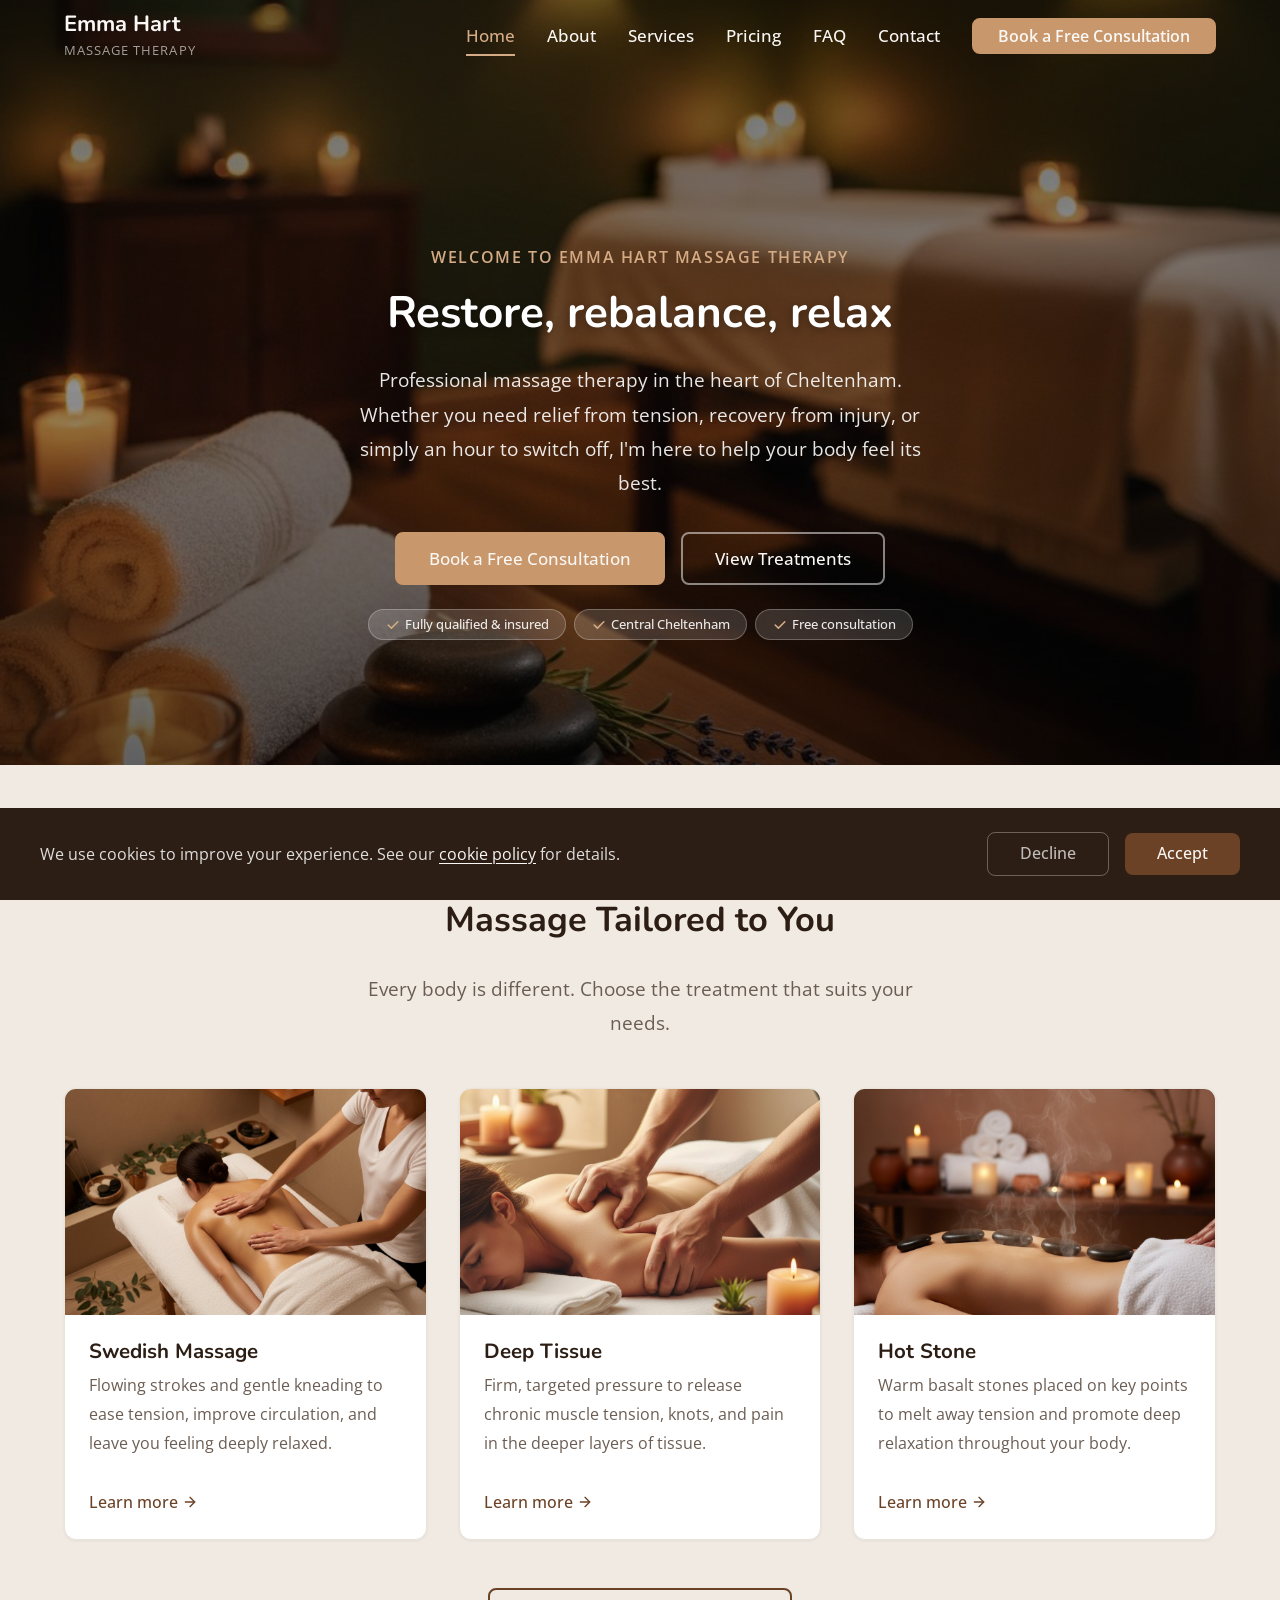
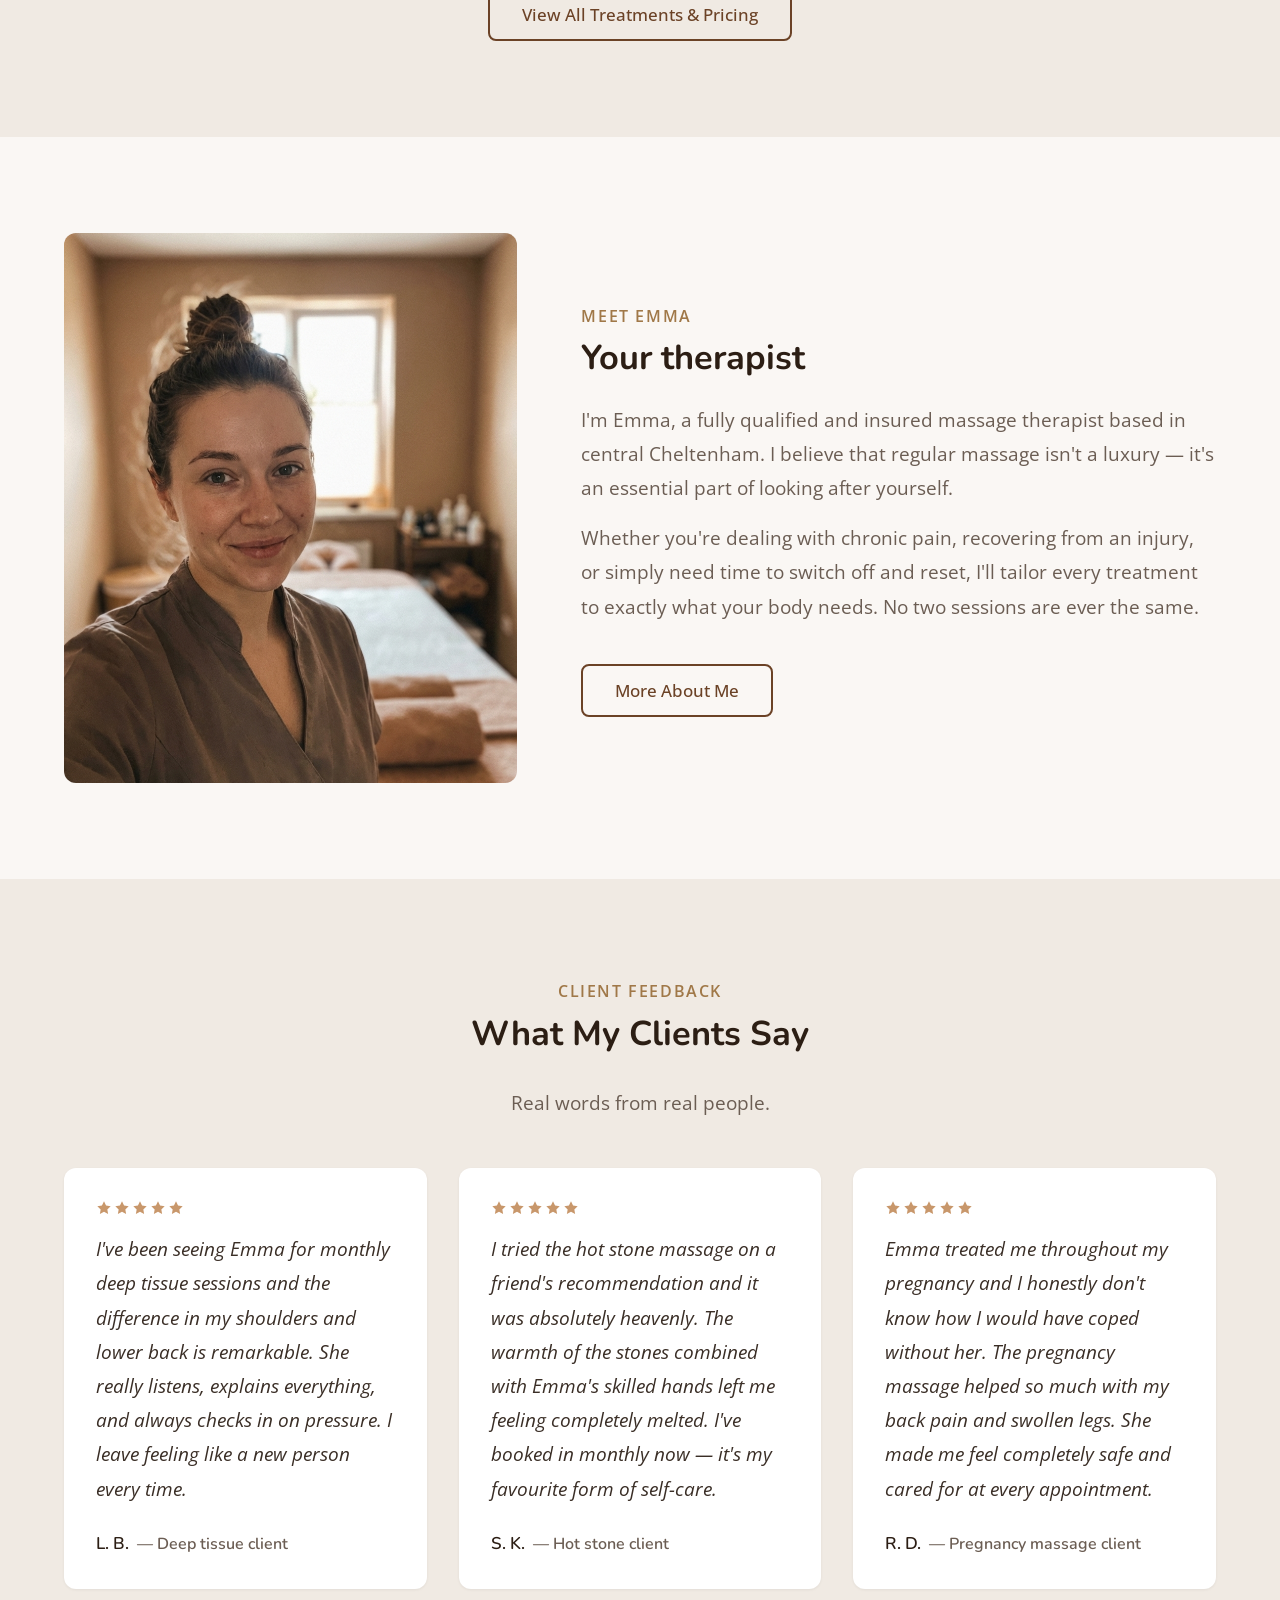
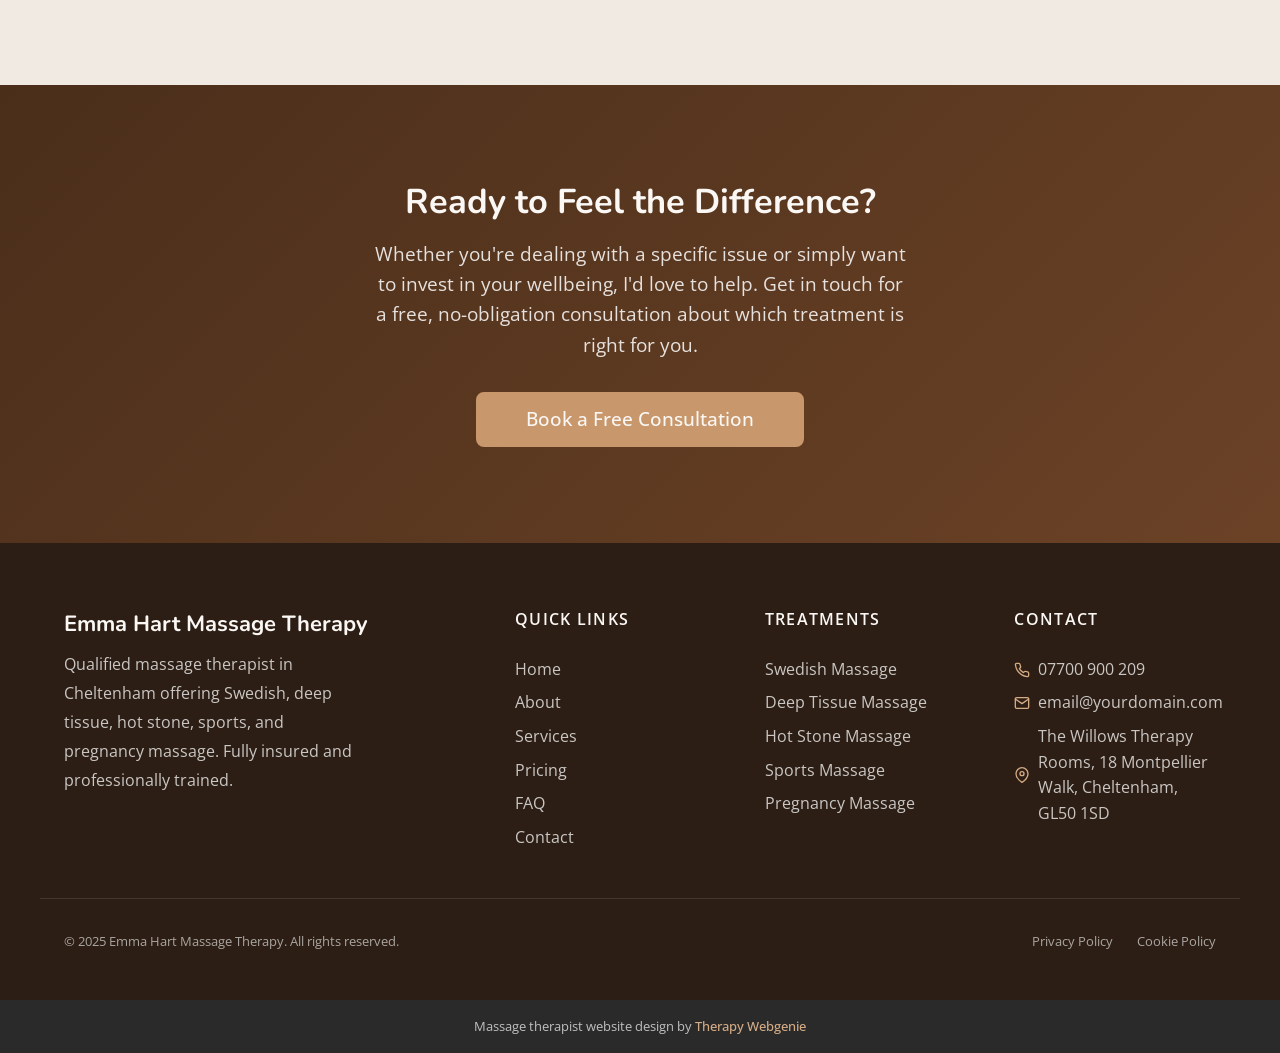
<file: index.html>
<!DOCTYPE html>
<html lang="en">
<head>
  <meta charset="UTF-8">
  <meta name="viewport" content="width=device-width, initial-scale=1.0">
  <meta name="description" content="Emma Hart Massage Therapy — qualified massage therapist in Cheltenham offering Swedish, deep tissue, hot stone, sports, and pregnancy massage. Fully insured and professionally trained. Book a free consultation today.">
  <meta name="author" content="Emma Hart Massage Therapy">
  <title>Emma Hart Massage Therapy — Restore, Rebalance, Relax</title>

  <link rel="canonical" href="https://trulyempoweredcode.github.io/demo-massage-therapist/">

  <meta property="og:type" content="website">
  <meta property="og:url" content="https://trulyempoweredcode.github.io/demo-massage-therapist/">
  <meta property="og:title" content="Emma Hart Massage Therapy — Restore, Rebalance, Relax">
  <meta property="og:description" content="Qualified massage therapist in Cheltenham offering Swedish, deep tissue, hot stone, sports, and pregnancy massage. Fully insured and professionally trained.">
  <meta property="og:image" content="https://trulyempoweredcode.github.io/demo-massage-therapist/images/hero.jpg">

  <meta name="twitter:card" content="summary_large_image">
  <meta name="twitter:title" content="Emma Hart Massage Therapy — Restore, Rebalance, Relax">
  <meta name="twitter:description" content="Qualified massage therapist in Cheltenham offering Swedish, deep tissue, hot stone, sports, and pregnancy massage. Fully insured and professionally trained.">
  <meta name="twitter:image" content="https://trulyempoweredcode.github.io/demo-massage-therapist/images/hero.jpg">

  <link rel="preconnect" href="https://fonts.googleapis.com">
  <link rel="preconnect" href="https://fonts.gstatic.com" crossorigin>

  <link rel="stylesheet" href="css/base.css">
  <link rel="stylesheet" href="css/components.css">
  <link rel="stylesheet" href="css/theme.css">
  <!-- PROFILE:schema -->
  <script type="application/ld+json">
  {
    "@context": "https://schema.org",
    "@type": "LocalBusiness",
    "name": "Emma Hart Massage Therapy",
    "description": "Qualified massage therapist in Cheltenham offering Swedish, deep tissue, hot stone, sports, and pregnancy massage. Fully insured and professionally trained.",
    "url": "https://trulyempoweredcode.github.io/demo-massage-therapist",
    "telephone": "07700 900 209",
    "email": "email@yourdomain.com",
    "address": {
      "@type": "PostalAddress",
      "streetAddress": "The Willows Therapy Rooms, 18 Montpellier Walk",
      "addressLocality": "Cheltenham",
      "postalCode": "GL50 1SD",
      "addressCountry": "GB"
    },
    "openingHours": [
      "Mo-Fr 09:00-19:00",
      "Sa 09:00-14:00"
    ],
    "image": "https://trulyempoweredcode.github.io/demo-massage-therapist/images/hero.jpg",
    "priceRange": "££"
  }
  </script>
  <!-- /PROFILE:schema -->
</head>
<body>

  <a href="#main" class="skip-link">Skip to main content</a>

  <!-- SECTION: nav -->
  <nav class="nav nav--transparent nav--transparent-dark" style="--nav-transparent-bg: transparent; border-bottom: none;" role="navigation" aria-label="Main navigation">
    <div class="container nav__inner">
      <a href="index.html" class="nav__brand">
        <!-- PROFILE:logo --><!-- /PROFILE:logo -->
        <span class="nav__name"><!-- PROFILE:site_title -->Emma Hart<!-- /PROFILE:site_title --></span>
        <span class="nav__title"><!-- PROFILE:site_slogan -->Massage Therapy<!-- /PROFILE:site_slogan --></span>
      </a>
      <div class="nav__links">
        <a href="index.html" class="nav__link nav__link--active">Home</a>
        <a href="about.html" class="nav__link">About</a>
        <a href="services.html" class="nav__link">Services</a>
        <a href="pricing.html" class="nav__link">Pricing</a>
        <a href="faq.html" class="nav__link">FAQ</a>
        <a href="contact.html" class="nav__link">Contact</a>
        <a href="contact.html" class="btn btn--primary nav__cta">Book a Free Consultation</a>
      </div>
      <button class="nav__toggle" aria-label="Toggle menu" aria-expanded="false" aria-controls="mobile-menu">
        <span class="nav__toggle-bar"></span>
        <span class="nav__toggle-bar"></span>
        <span class="nav__toggle-bar"></span>
      </button>
    </div>
    <div class="nav__mobile" id="mobile-menu" role="menu">
      <a href="index.html" class="nav__link nav__link--active" role="menuitem">Home</a>
      <a href="about.html" class="nav__link" role="menuitem">About</a>
      <a href="services.html" class="nav__link" role="menuitem">Services</a>
      <a href="pricing.html" class="nav__link" role="menuitem">Pricing</a>
      <a href="faq.html" class="nav__link" role="menuitem">FAQ</a>
      <a href="contact.html" class="nav__link" role="menuitem">Contact</a>
      <a href="contact.html" class="btn btn--primary" role="menuitem">Book a Free Consultation</a>
    </div>
  </nav>
  <!-- /SECTION: nav -->

  <!-- Compact scroll header -->
  <div class="nav-scroll" aria-hidden="true">
    <div class="container nav-scroll__inner">
      <div class="nav-scroll__brand">
        <span class="nav-scroll__name"><!-- PROFILE:site_title -->Emma Hart<!-- /PROFILE:site_title --></span>
        <span class="nav-scroll__title"><!-- PROFILE:site_slogan -->Massage Therapy<!-- /PROFILE:site_slogan --></span>
      </div>
      <div class="nav-scroll__right">
        <a href="tel:07700900209" class="nav-scroll__phone">
          <svg xmlns="http://www.w3.org/2000/svg" viewBox="0 0 24 24" fill="none" stroke="currentColor" stroke-width="2" stroke-linecap="round" stroke-linejoin="round"><path d="M22 16.92v3a2 2 0 0 1-2.18 2 19.79 19.79 0 0 1-8.63-3.07 19.5 19.5 0 0 1-6-6 19.79 19.79 0 0 1-3.07-8.67A2 2 0 0 1 4.11 2h3a2 2 0 0 1 2 1.72c.127.96.361 1.903.7 2.81a2 2 0 0 1-.45 2.11L8.09 9.91a16 16 0 0 0 6 6l1.27-1.27a2 2 0 0 1 2.11-.45c.907.339 1.85.573 2.81.7A2 2 0 0 1 22 16.92z"></path></svg>
          07700 900 209
        </a>
        <a href="tel:07700900209" class="nav-scroll__phone-icon" aria-label="Call us">
          <svg xmlns="http://www.w3.org/2000/svg" viewBox="0 0 24 24" fill="none" stroke="currentColor" stroke-width="2" stroke-linecap="round" stroke-linejoin="round"><path d="M22 16.92v3a2 2 0 0 1-2.18 2 19.79 19.79 0 0 1-8.63-3.07 19.5 19.5 0 0 1-6-6 19.79 19.79 0 0 1-3.07-8.67A2 2 0 0 1 4.11 2h3a2 2 0 0 1 2 1.72c.127.96.361 1.903.7 2.81a2 2 0 0 1-.45 2.11L8.09 9.91a16 16 0 0 0 6 6l1.27-1.27a2 2 0 0 1 2.11-.45c.907.339 1.85.573 2.81.7A2 2 0 0 1 22 16.92z"></path></svg>
        </a>
        <button class="nav-scroll__toggle" aria-label="Toggle menu">
          <span class="nav-scroll__toggle-bar"></span>
          <span class="nav-scroll__toggle-bar"></span>
          <span class="nav-scroll__toggle-bar"></span>
        </button>
      </div>
    </div>
  </div>

  <main id="main">

    <!-- SECTION: hero -->
    <section class="hero hero--image" style="background-image: url('images/hero.jpg');">
      <div class="container hero__inner">
        <div class="hero__content">
          <span class="hero__label">Welcome to Emma Hart Massage Therapy</span>
          <h1 class="hero__heading">Restore, rebalance, relax</h1>
          <p class="hero__text">Professional massage therapy in the heart of Cheltenham. Whether you need relief from tension, recovery from injury, or simply an hour to switch off, I'm here to help your body feel its best.</p>
          <div class="hero__actions">
            <a href="contact.html" class="btn btn--primary">Book a Free Consultation</a>
            <a href="services.html" class="btn btn--secondary">View Treatments</a>
          </div>
          <ul class="hero__ticks">
            <li><svg xmlns="http://www.w3.org/2000/svg" viewBox="0 0 20 20" fill="currentColor"><path fill-rule="evenodd" d="M16.707 5.293a1 1 0 010 1.414l-8 8a1 1 0 01-1.414 0l-4-4a1 1 0 011.414-1.414L8 12.586l7.293-7.293a1 1 0 011.414 0z" clip-rule="evenodd"/></svg> Fully qualified &amp; insured</li>
            <li><svg xmlns="http://www.w3.org/2000/svg" viewBox="0 0 20 20" fill="currentColor"><path fill-rule="evenodd" d="M16.707 5.293a1 1 0 010 1.414l-8 8a1 1 0 01-1.414 0l-4-4a1 1 0 011.414-1.414L8 12.586l7.293-7.293a1 1 0 011.414 0z" clip-rule="evenodd"/></svg> Central Cheltenham</li>
            <li><svg xmlns="http://www.w3.org/2000/svg" viewBox="0 0 20 20" fill="currentColor"><path fill-rule="evenodd" d="M16.707 5.293a1 1 0 010 1.414l-8 8a1 1 0 01-1.414 0l-4-4a1 1 0 011.414-1.414L8 12.586l7.293-7.293a1 1 0 011.414 0z" clip-rule="evenodd"/></svg> Free consultation</li>
          </ul>
        </div>
      </div>
    </section>
    <!-- /SECTION: hero -->

    <!-- SECTION: services-overview -->
    <section class="section section--alt reveal">
      <div class="container text-center">
        <span class="section-label">Treatments</span>
        <h2>Massage Tailored to You</h2>
        <p class="section-subtitle">Every body is different. Choose the treatment that suits your needs.</p>
      </div>
      <div class="container grid grid--3">
        <a href="services.html#service-swedish" class="image-card">
          <img src="images/service-swedish.jpg" alt="Swedish massage treatment with flowing strokes" class="image-card__image" width="800" height="500" loading="lazy">
          <div class="image-card__body">
            <h3 class="image-card__title">Swedish Massage</h3>
            <p class="image-card__text">Flowing strokes and gentle kneading to ease tension, improve circulation, and leave you feeling deeply relaxed.</p>
            <span class="image-card__link">Learn more <svg xmlns="http://www.w3.org/2000/svg" viewBox="0 0 24 24" fill="none" stroke="currentColor" stroke-width="2" stroke-linecap="round" stroke-linejoin="round" width="16" height="16"><line x1="5" y1="12" x2="19" y2="12"></line><polyline points="12 5 19 12 12 19"></polyline></svg></span>
          </div>
        </a>
        <a href="services.html#service-deep-tissue" class="image-card">
          <img src="images/service-deep-tissue.jpg" alt="Deep tissue massage targeting muscle tension" class="image-card__image" width="800" height="500" loading="lazy">
          <div class="image-card__body">
            <h3 class="image-card__title">Deep Tissue</h3>
            <p class="image-card__text">Firm, targeted pressure to release chronic muscle tension, knots, and pain in the deeper layers of tissue.</p>
            <span class="image-card__link">Learn more <svg xmlns="http://www.w3.org/2000/svg" viewBox="0 0 24 24" fill="none" stroke="currentColor" stroke-width="2" stroke-linecap="round" stroke-linejoin="round" width="16" height="16"><line x1="5" y1="12" x2="19" y2="12"></line><polyline points="12 5 19 12 12 19"></polyline></svg></span>
          </div>
        </a>
        <a href="services.html#service-hot-stone" class="image-card">
          <img src="images/service-hot-stone.jpg" alt="Hot stone massage with warm basalt stones" class="image-card__image" width="800" height="500" loading="lazy">
          <div class="image-card__body">
            <h3 class="image-card__title">Hot Stone</h3>
            <p class="image-card__text">Warm basalt stones placed on key points to melt away tension and promote deep relaxation throughout your body.</p>
            <span class="image-card__link">Learn more <svg xmlns="http://www.w3.org/2000/svg" viewBox="0 0 24 24" fill="none" stroke="currentColor" stroke-width="2" stroke-linecap="round" stroke-linejoin="round" width="16" height="16"><line x1="5" y1="12" x2="19" y2="12"></line><polyline points="12 5 19 12 12 19"></polyline></svg></span>
          </div>
        </a>
      </div>
      <div class="container text-center section-footer">
        <a href="services.html" class="btn btn--secondary">View All Treatments &amp; Pricing</a>
      </div>
    </section>
    <!-- /SECTION: services-overview -->

    <!-- SECTION: intro -->
    <section class="section reveal">
      <div class="container intro__inner">
        <div class="intro__image-wrap" style="background-image: url('images/home-portrait.jpg');" role="img" aria-label="Emma Hart, massage therapist in Cheltenham">
        </div>
        <div class="intro__text">
          <span class="section-label">Meet Emma</span>
          <h2>Your therapist</h2>
          <p>I'm Emma, a fully qualified and insured massage therapist based in central Cheltenham. I believe that regular massage isn't a luxury — it's an essential part of looking after yourself.</p>
          <p>Whether you're dealing with chronic pain, recovering from an injury, or simply need time to switch off and reset, I'll tailor every treatment to exactly what your body needs. No two sessions are ever the same.</p>
          <a href="about.html" class="btn btn--secondary">More About Me</a>
        </div>
      </div>
    </section>
    <!-- /SECTION: intro -->

    <!-- SECTION: testimonials -->
    <section class="section section--alt">
      <div class="container text-center">
        <span class="section-label">Client Feedback</span>
        <h2>What My Clients Say</h2>
        <p class="section-subtitle">Real words from real people.</p>
      </div>
      <div class="container grid grid--3">
        <div class="testimonial testimonial--card">
          <div class="testimonial__stars">
            <svg viewBox="0 0 24 24"><path d="M12 2l3.09 6.26L22 9.27l-5 4.87 1.18 6.88L12 17.77l-6.18 3.25L7 14.14 2 9.27l6.91-1.01L12 2z"/></svg>
            <svg viewBox="0 0 24 24"><path d="M12 2l3.09 6.26L22 9.27l-5 4.87 1.18 6.88L12 17.77l-6.18 3.25L7 14.14 2 9.27l6.91-1.01L12 2z"/></svg>
            <svg viewBox="0 0 24 24"><path d="M12 2l3.09 6.26L22 9.27l-5 4.87 1.18 6.88L12 17.77l-6.18 3.25L7 14.14 2 9.27l6.91-1.01L12 2z"/></svg>
            <svg viewBox="0 0 24 24"><path d="M12 2l3.09 6.26L22 9.27l-5 4.87 1.18 6.88L12 17.77l-6.18 3.25L7 14.14 2 9.27l6.91-1.01L12 2z"/></svg>
            <svg viewBox="0 0 24 24"><path d="M12 2l3.09 6.26L22 9.27l-5 4.87 1.18 6.88L12 17.77l-6.18 3.25L7 14.14 2 9.27l6.91-1.01L12 2z"/></svg>
          </div>
          <p class="testimonial__quote">I've been seeing Emma for monthly deep tissue sessions and the difference in my shoulders and lower back is remarkable. She really listens, explains everything, and always checks in on pressure. I leave feeling like a new person every time.</p>
          <p class="testimonial__author">L. B. <span class="testimonial__detail" style="display:inline; margin-left: 0.25em;">&mdash; Deep tissue client</span></p>
        </div>
        <div class="testimonial testimonial--card">
          <div class="testimonial__stars">
            <svg viewBox="0 0 24 24"><path d="M12 2l3.09 6.26L22 9.27l-5 4.87 1.18 6.88L12 17.77l-6.18 3.25L7 14.14 2 9.27l6.91-1.01L12 2z"/></svg>
            <svg viewBox="0 0 24 24"><path d="M12 2l3.09 6.26L22 9.27l-5 4.87 1.18 6.88L12 17.77l-6.18 3.25L7 14.14 2 9.27l6.91-1.01L12 2z"/></svg>
            <svg viewBox="0 0 24 24"><path d="M12 2l3.09 6.26L22 9.27l-5 4.87 1.18 6.88L12 17.77l-6.18 3.25L7 14.14 2 9.27l6.91-1.01L12 2z"/></svg>
            <svg viewBox="0 0 24 24"><path d="M12 2l3.09 6.26L22 9.27l-5 4.87 1.18 6.88L12 17.77l-6.18 3.25L7 14.14 2 9.27l6.91-1.01L12 2z"/></svg>
            <svg viewBox="0 0 24 24"><path d="M12 2l3.09 6.26L22 9.27l-5 4.87 1.18 6.88L12 17.77l-6.18 3.25L7 14.14 2 9.27l6.91-1.01L12 2z"/></svg>
          </div>
          <p class="testimonial__quote">I tried the hot stone massage on a friend's recommendation and it was absolutely heavenly. The warmth of the stones combined with Emma's skilled hands left me feeling completely melted. I've booked in monthly now — it's my favourite form of self-care.</p>
          <p class="testimonial__author">S. K. <span class="testimonial__detail" style="display:inline; margin-left: 0.25em;">&mdash; Hot stone client</span></p>
        </div>
        <div class="testimonial testimonial--card">
          <div class="testimonial__stars">
            <svg viewBox="0 0 24 24"><path d="M12 2l3.09 6.26L22 9.27l-5 4.87 1.18 6.88L12 17.77l-6.18 3.25L7 14.14 2 9.27l6.91-1.01L12 2z"/></svg>
            <svg viewBox="0 0 24 24"><path d="M12 2l3.09 6.26L22 9.27l-5 4.87 1.18 6.88L12 17.77l-6.18 3.25L7 14.14 2 9.27l6.91-1.01L12 2z"/></svg>
            <svg viewBox="0 0 24 24"><path d="M12 2l3.09 6.26L22 9.27l-5 4.87 1.18 6.88L12 17.77l-6.18 3.25L7 14.14 2 9.27l6.91-1.01L12 2z"/></svg>
            <svg viewBox="0 0 24 24"><path d="M12 2l3.09 6.26L22 9.27l-5 4.87 1.18 6.88L12 17.77l-6.18 3.25L7 14.14 2 9.27l6.91-1.01L12 2z"/></svg>
            <svg viewBox="0 0 24 24"><path d="M12 2l3.09 6.26L22 9.27l-5 4.87 1.18 6.88L12 17.77l-6.18 3.25L7 14.14 2 9.27l6.91-1.01L12 2z"/></svg>
          </div>
          <p class="testimonial__quote">Emma treated me throughout my pregnancy and I honestly don't know how I would have coped without her. The pregnancy massage helped so much with my back pain and swollen legs. She made me feel completely safe and cared for at every appointment.</p>
          <p class="testimonial__author">R. D. <span class="testimonial__detail" style="display:inline; margin-left: 0.25em;">&mdash; Pregnancy massage client</span></p>
        </div>
      </div>
    </section>
    <!-- /SECTION: testimonials -->

    <!-- SECTION: cta -->
    <section class="section cta-banner">
      <div class="container text-center">
        <h2>Ready to Feel the Difference?</h2>
        <p>Whether you're dealing with a specific issue or simply want to invest in your wellbeing, I'd love to help. Get in touch for a free, no-obligation consultation about which treatment is right for you.</p>
        <a href="contact.html" class="btn btn--accent">Book a Free Consultation</a>
      </div>
    </section>
    <!-- /SECTION: cta -->

  </main>

  <!-- SECTION: footer -->
  <footer class="footer">
    <div class="container footer__inner">
      <div class="footer__brand">
        <p class="footer__brand-name">Emma Hart Massage Therapy</p>
        <p class="footer__brand-text">Qualified massage therapist in Cheltenham offering Swedish, deep tissue, hot stone, sports, and pregnancy massage. Fully insured and professionally trained.</p>
      </div>
      <div class="footer__col">
        <p class="footer__heading">Quick Links</p>
        <div class="footer__links">
          <a href="index.html" class="footer__link">Home</a>
          <a href="about.html" class="footer__link">About</a>
          <a href="services.html" class="footer__link">Services</a>
          <a href="pricing.html" class="footer__link">Pricing</a>
          <a href="faq.html" class="footer__link">FAQ</a>
          <a href="contact.html" class="footer__link">Contact</a>
        </div>
      </div>
      <div class="footer__col">
        <p class="footer__heading">Treatments</p>
        <div class="footer__links">
          <a href="services.html#service-swedish" class="footer__link">Swedish Massage</a>
          <a href="services.html#service-deep-tissue" class="footer__link">Deep Tissue Massage</a>
          <a href="services.html#service-hot-stone" class="footer__link">Hot Stone Massage</a>
          <a href="services.html#service-sports" class="footer__link">Sports Massage</a>
          <a href="services.html#service-pregnancy" class="footer__link">Pregnancy Massage</a>
        </div>
      </div>
      <div class="footer__col">
        <p class="footer__heading">Contact</p>
        <div class="footer__contact-item">
          <svg xmlns="http://www.w3.org/2000/svg" viewBox="0 0 24 24" fill="none" stroke="currentColor" stroke-width="2" stroke-linecap="round" stroke-linejoin="round"><path d="M22 16.92v3a2 2 0 0 1-2.18 2 19.79 19.79 0 0 1-8.63-3.07 19.5 19.5 0 0 1-6-6 19.79 19.79 0 0 1-3.07-8.67A2 2 0 0 1 4.11 2h3a2 2 0 0 1 2 1.72 12.84 12.84 0 0 0 .7 2.81 2 2 0 0 1-.45 2.11L8.09 9.91a16 16 0 0 0 6 6l1.27-1.27a2 2 0 0 1 2.11-.45 12.84 12.84 0 0 0 2.81.7A2 2 0 0 1 22 16.92z"></path></svg>
          <!-- PROFILE:phone_landline --><span>07700 900 209</span><!-- /PROFILE:phone_landline -->
        </div>
        <div class="footer__contact-item">
          <svg xmlns="http://www.w3.org/2000/svg" viewBox="0 0 24 24" fill="none" stroke="currentColor" stroke-width="2" stroke-linecap="round" stroke-linejoin="round"><path d="M4 4h16c1.1 0 2 .9 2 2v12c0 1.1-.9 2-2 2H4c-1.1 0-2-.9-2-2V6c0-1.1.9-2 2-2z"></path><polyline points="22,6 12,13 2,6"></polyline></svg>
          <!-- PROFILE:email --><a href="mailto:email@yourdomain.com">email@yourdomain.com</a><!-- /PROFILE:email -->
        </div>
        <div class="footer__contact-item">
          <svg xmlns="http://www.w3.org/2000/svg" viewBox="0 0 24 24" fill="none" stroke="currentColor" stroke-width="2" stroke-linecap="round" stroke-linejoin="round"><path d="M21 10c0 7-9 13-9 13s-9-6-9-13a9 9 0 0 1 18 0z"></path><circle cx="12" cy="10" r="3"></circle></svg>
          <!-- PROFILE:address --><span>The Willows Therapy Rooms, 18 Montpellier Walk, Cheltenham, GL50 1SD</span><!-- /PROFILE:address -->
        </div>
      </div>
    </div>
    <div class="container footer__bottom">
      <p class="footer__copyright">&copy; 2025 Emma Hart Massage Therapy. All rights reserved.</p>
      <div class="footer__legal">
        <a href="privacy.html">Privacy Policy</a>
        <a href="cookies-policy.html">Cookie Policy</a>
      </div>
    </div>
  </footer>
  <!-- /SECTION: footer -->

  <div class="site-credit">
    <p>Massage therapist website design by <a href="https://www.therapywebgenie.com/websites-for-therapists/body-based-practitioners/" target="_blank" rel="noopener nofollow">Therapy Webgenie</a></p>
  </div>

  <!-- Cookie Consent -->
  <div class="cookie-banner" role="dialog" aria-label="Cookie consent">
    <div class="cookie-banner__inner">
      <p class="cookie-banner__text">We use cookies to improve your experience. See our <a href="cookies-policy.html">cookie policy</a> for details.</p>
      <div class="cookie-banner__buttons"><button class="cookie-banner__accept">Accept</button><button class="cookie-banner__decline">Decline</button></div>
    </div>
  </div>

  <!-- Back to Top -->
  <button class="back-to-top" aria-label="Back to top">
    <svg xmlns="http://www.w3.org/2000/svg" viewBox="0 0 24 24" fill="none" stroke="currentColor" stroke-width="2" stroke-linecap="round" stroke-linejoin="round"><polyline points="18 15 12 9 6 15"></polyline></svg>
  </button>

  <script src="js/main.js"></script>
</body>
</html>
</file>
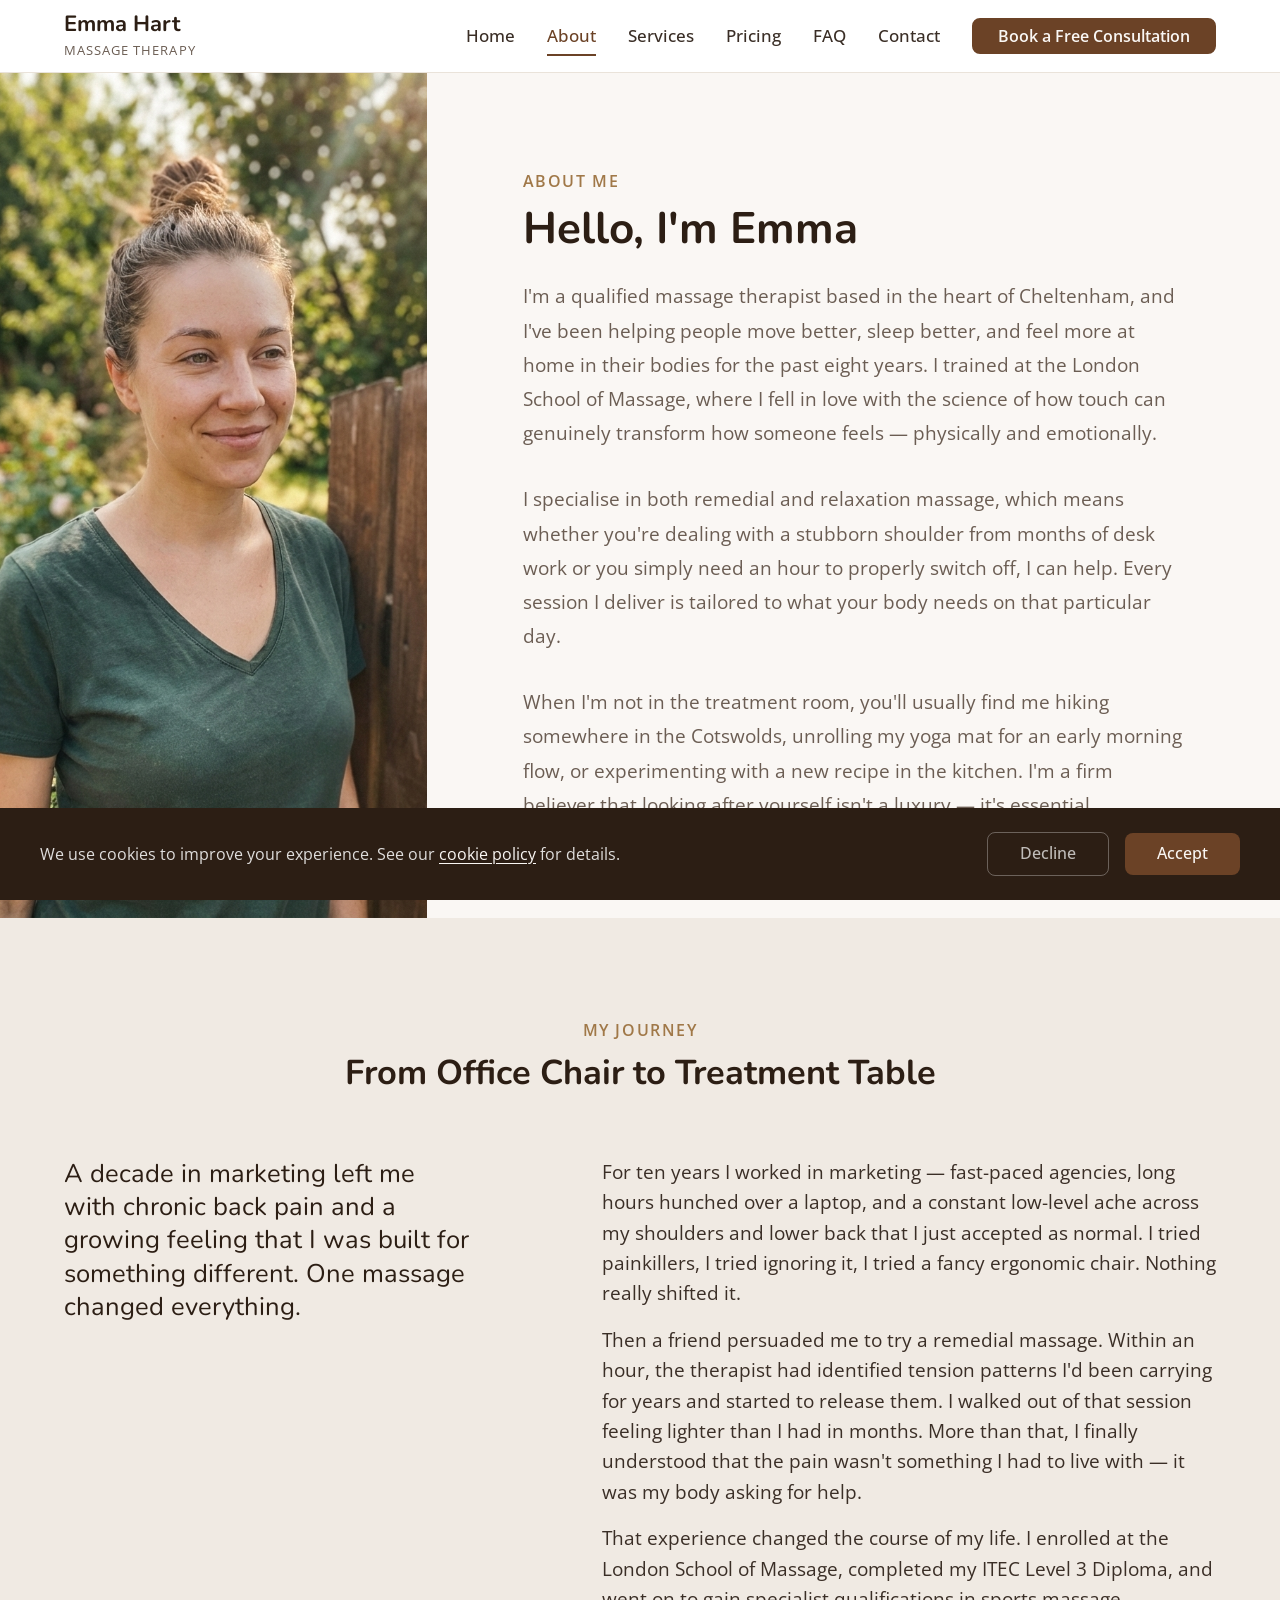
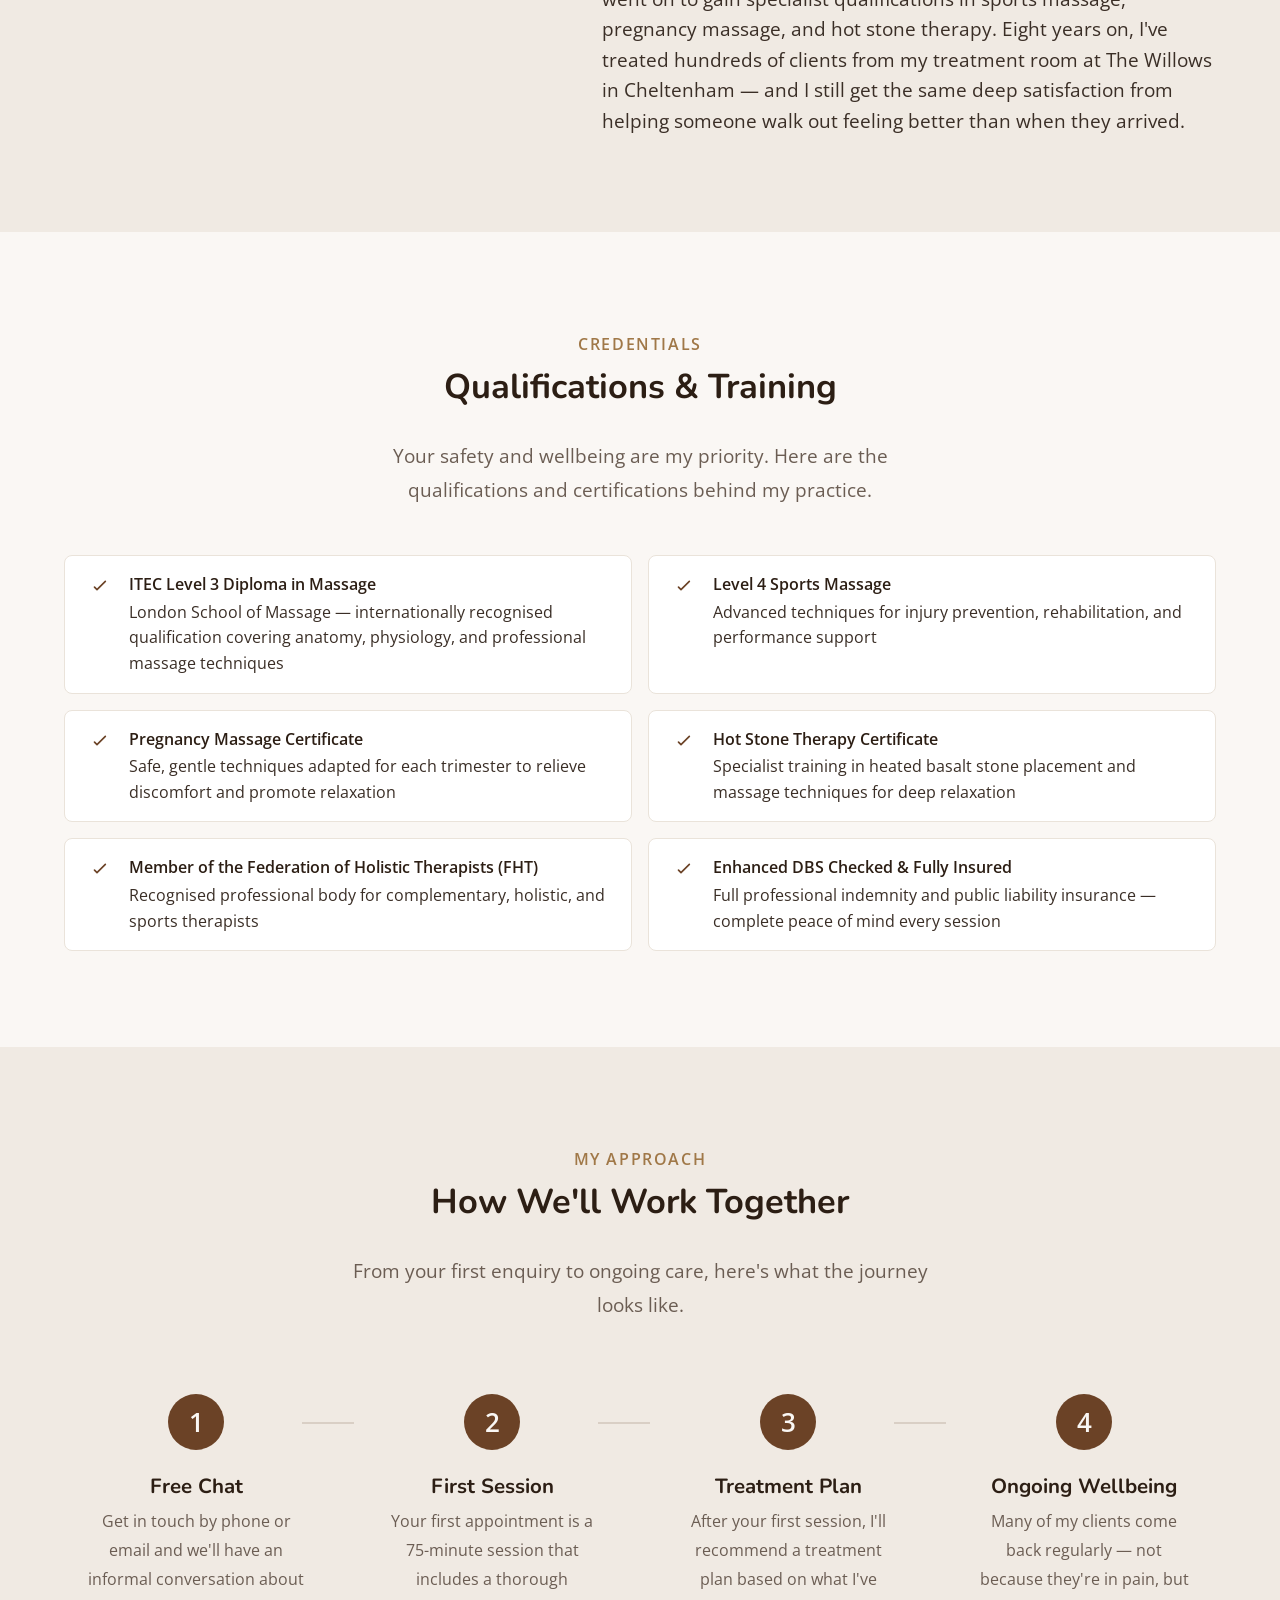
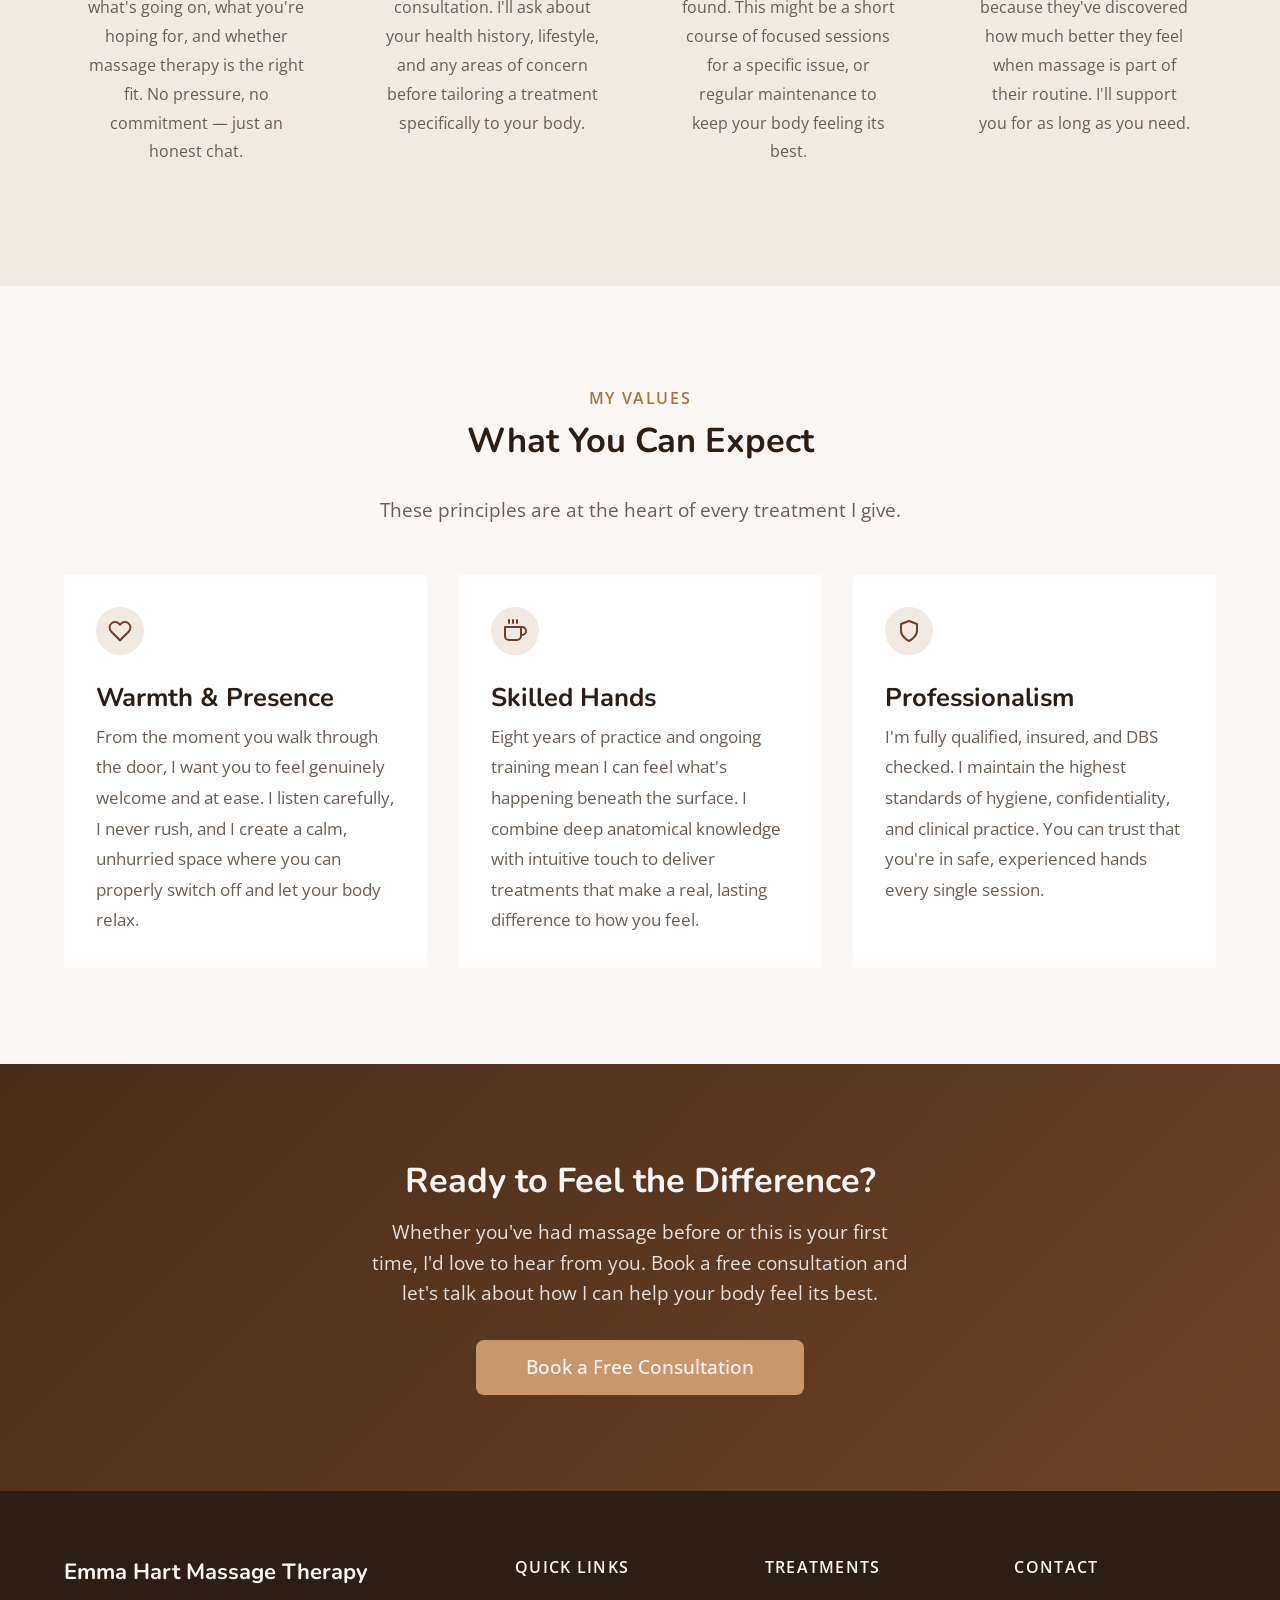
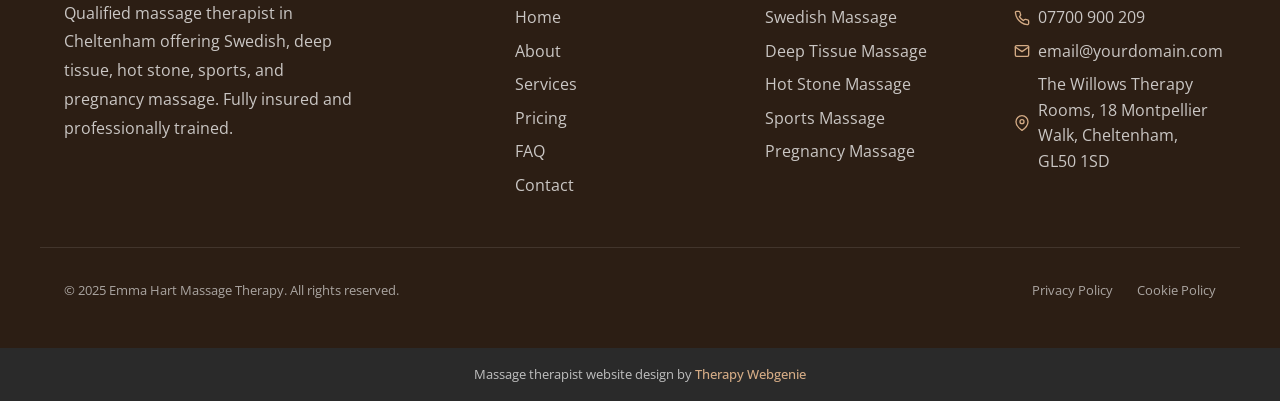
<file: about.html>
<!DOCTYPE html>
<html lang="en">
<head>
  <meta charset="UTF-8">
  <meta name="viewport" content="width=device-width, initial-scale=1.0">
  <meta name="description" content="About Emma Hart — qualified massage therapist in Cheltenham, Gloucestershire. ITEC qualified, sports massage certified, and dedicated to helping you feel your best.">
  <meta name="author" content="Emma Hart Massage Therapy">
  <title>About Emma Hart — Emma Hart Massage Therapy</title>

  <link rel="canonical" href="https://trulyempoweredcode.github.io/demo-massage-therapist/about.html">

  <meta property="og:type" content="website">
  <meta property="og:url" content="https://trulyempoweredcode.github.io/demo-massage-therapist/about.html">
  <meta property="og:title" content="About Emma Hart — Emma Hart Massage Therapy">
  <meta property="og:description" content="About Emma Hart — qualified massage therapist in Cheltenham, Gloucestershire. ITEC qualified, sports massage certified, and dedicated to helping you feel your best.">
  <meta property="og:image" content="https://trulyempoweredcode.github.io/demo-massage-therapist/images/hero.jpg">

  <meta name="twitter:card" content="summary_large_image">
  <meta name="twitter:title" content="About Emma Hart — Emma Hart Massage Therapy">
  <meta name="twitter:description" content="About Emma Hart — qualified massage therapist in Cheltenham, Gloucestershire. ITEC qualified, sports massage certified, and dedicated to helping you feel your best.">
  <meta name="twitter:image" content="https://trulyempoweredcode.github.io/demo-massage-therapist/images/hero.jpg">

  <link rel="preconnect" href="https://fonts.googleapis.com">
  <link rel="preconnect" href="https://fonts.gstatic.com" crossorigin>

  <link rel="stylesheet" href="css/base.css">
  <link rel="stylesheet" href="css/components.css">
  <link rel="stylesheet" href="css/theme.css">
  <!-- PROFILE:schema -->
  <script type="application/ld+json">
  {
    "@context": "https://schema.org",
    "@type": "LocalBusiness",
    "name": "Emma Hart Massage Therapy",
    "description": "Qualified massage therapist in Cheltenham offering Swedish, deep tissue, hot stone, sports, and pregnancy massage. Fully insured and professionally trained.",
    "url": "https://trulyempoweredcode.github.io/demo-massage-therapist",
    "telephone": "07700 900 209",
    "email": "email@yourdomain.com",
    "address": {
      "@type": "PostalAddress",
      "streetAddress": "The Willows Therapy Rooms, 18 Montpellier Walk",
      "addressLocality": "Cheltenham",
      "postalCode": "GL50 1SD",
      "addressCountry": "GB"
    },
    "image": "https://trulyempoweredcode.github.io/demo-massage-therapist/images/hero.jpg",
    "priceRange": "££"
  }
  </script>
  <!-- /PROFILE:schema -->
</head>
<body>

  <a href="#main" class="skip-link">Skip to main content</a>

  <!-- SECTION: nav -->
  <nav class="nav" role="navigation" aria-label="Main navigation">
    <div class="container nav__inner">
      <a href="index.html" class="nav__brand">
        <!-- PROFILE:logo --><!-- /PROFILE:logo -->
        <span class="nav__name"><!-- PROFILE:site_title -->Emma Hart<!-- /PROFILE:site_title --></span>
        <span class="nav__title"><!-- PROFILE:site_slogan -->Massage Therapy<!-- /PROFILE:site_slogan --></span>
      </a>
      <div class="nav__links">
        <a href="index.html" class="nav__link">Home</a>
        <a href="about.html" class="nav__link nav__link--active">About</a>
        <a href="services.html" class="nav__link">Services</a>
        <a href="pricing.html" class="nav__link">Pricing</a>
        <a href="faq.html" class="nav__link">FAQ</a>
        <a href="contact.html" class="nav__link">Contact</a>
        <a href="contact.html" class="btn btn--primary nav__cta">Book a Free Consultation</a>
      </div>
      <button class="nav__toggle" aria-label="Toggle menu" aria-expanded="false" aria-controls="mobile-menu">
        <span class="nav__toggle-bar"></span>
        <span class="nav__toggle-bar"></span>
        <span class="nav__toggle-bar"></span>
      </button>
    </div>
    <div class="nav__mobile" id="mobile-menu" role="menu">
      <a href="index.html" class="nav__link" role="menuitem">Home</a>
      <a href="about.html" class="nav__link nav__link--active" role="menuitem">About</a>
      <a href="services.html" class="nav__link" role="menuitem">Services</a>
      <a href="pricing.html" class="nav__link" role="menuitem">Pricing</a>
      <a href="faq.html" class="nav__link" role="menuitem">FAQ</a>
      <a href="contact.html" class="nav__link" role="menuitem">Contact</a>
      <a href="contact.html" class="btn btn--primary" role="menuitem">Book a Free Consultation</a>
    </div>
  </nav>
  <!-- /SECTION: nav -->

  <!-- Compact scroll header -->
  <div class="nav-scroll" aria-hidden="true">
    <div class="container nav-scroll__inner">
      <div class="nav-scroll__brand">
        <span class="nav-scroll__name"><!-- PROFILE:site_title -->Emma Hart<!-- /PROFILE:site_title --></span>
        <span class="nav-scroll__title"><!-- PROFILE:site_slogan -->Massage Therapy<!-- /PROFILE:site_slogan --></span>
      </div>
      <div class="nav-scroll__right">
        <a href="tel:07700900209" class="nav-scroll__phone">
          <svg xmlns="http://www.w3.org/2000/svg" viewBox="0 0 24 24" fill="none" stroke="currentColor" stroke-width="2" stroke-linecap="round" stroke-linejoin="round"><path d="M22 16.92v3a2 2 0 0 1-2.18 2 19.79 19.79 0 0 1-8.63-3.07 19.5 19.5 0 0 1-6-6 19.79 19.79 0 0 1-3.07-8.67A2 2 0 0 1 4.11 2h3a2 2 0 0 1 2 1.72c.127.96.361 1.903.7 2.81a2 2 0 0 1-.45 2.11L8.09 9.91a16 16 0 0 0 6 6l1.27-1.27a2 2 0 0 1 2.11-.45c.907.339 1.85.573 2.81.7A2 2 0 0 1 22 16.92z"></path></svg>
          07700 900 209
        </a>
        <a href="tel:07700900209" class="nav-scroll__phone-icon" aria-label="Call us">
          <svg xmlns="http://www.w3.org/2000/svg" viewBox="0 0 24 24" fill="none" stroke="currentColor" stroke-width="2" stroke-linecap="round" stroke-linejoin="round"><path d="M22 16.92v3a2 2 0 0 1-2.18 2 19.79 19.79 0 0 1-8.63-3.07 19.5 19.5 0 0 1-6-6 19.79 19.79 0 0 1-3.07-8.67A2 2 0 0 1 4.11 2h3a2 2 0 0 1 2 1.72c.127.96.361 1.903.7 2.81a2 2 0 0 1-.45 2.11L8.09 9.91a16 16 0 0 0 6 6l1.27-1.27a2 2 0 0 1 2.11-.45c.907.339 1.85.573 2.81.7A2 2 0 0 1 22 16.92z"></path></svg>
        </a>
        <button class="nav-scroll__toggle" aria-label="Toggle menu">
          <span class="nav-scroll__toggle-bar"></span>
          <span class="nav-scroll__toggle-bar"></span>
          <span class="nav-scroll__toggle-bar"></span>
        </button>
      </div>
    </div>
  </div>

  <main id="main">

    <!-- SECTION: about-hero -->
    <section class="about-split-third">
      <div class="about-split-third__inner">
        <div class="about-split-third__image-wrap" style="background-image: url('images/about-portrait.jpg');" role="img" aria-label="Emma Hart, massage therapist at Emma Hart Massage Therapy">
        </div>
        <div class="about-split-third__text">
          <span class="section-label">About Me</span>
          <h1>Hello, I'm Emma</h1>
          <p>I'm a qualified massage therapist based in the heart of Cheltenham, and I've been helping people move better, sleep better, and feel more at home in their bodies for the past eight years. I trained at the London School of Massage, where I fell in love with the science of how touch can genuinely transform how someone feels — physically and emotionally.</p>
          <p>I specialise in both remedial and relaxation massage, which means whether you're dealing with a stubborn shoulder from months of desk work or you simply need an hour to properly switch off, I can help. Every session I deliver is tailored to what your body needs on that particular day.</p>
          <p>When I'm not in the treatment room, you'll usually find me hiking somewhere in the Cotswolds, unrolling my yoga mat for an early morning flow, or experimenting with a new recipe in the kitchen. I'm a firm believer that looking after yourself isn't a luxury — it's essential.</p>
        </div>
      </div>
    </section>
    <!-- /SECTION: about-hero -->

    <!-- SECTION: my-journey — story-split component -->
    <section class="section section--alt">
      <div class="container">
        <div class="story-split">
          <div class="story-split__heading text-center">
            <span class="section-label">My Journey</span>
            <h2 style="margin-bottom: var(--space-3xl);">From Office Chair to Treatment Table</h2>
          </div>
          <div class="story-split__body" style="gap: var(--space-5xl);">
            <div class="story-split__lead">
              <h3>A decade in marketing left me with chronic back pain and a growing feeling that I was built for something different. One massage changed everything.</h3>
            </div>
            <div class="story-split__text">
              <p>For ten years I worked in marketing — fast-paced agencies, long hours hunched over a laptop, and a constant low-level ache across my shoulders and lower back that I just accepted as normal. I tried painkillers, I tried ignoring it, I tried a fancy ergonomic chair. Nothing really shifted it.</p>
              <p>Then a friend persuaded me to try a remedial massage. Within an hour, the therapist had identified tension patterns I'd been carrying for years and started to release them. I walked out of that session feeling lighter than I had in months. More than that, I finally understood that the pain wasn't something I had to live with — it was my body asking for help.</p>
              <p>That experience changed the course of my life. I enrolled at the London School of Massage, completed my ITEC Level 3 Diploma, and went on to gain specialist qualifications in sports massage, pregnancy massage, and hot stone therapy. Eight years on, I've treated hundreds of clients from my treatment room at The Willows in Cheltenham — and I still get the same deep satisfaction from helping someone walk out feeling better than when they arrived.</p>
            </div>
          </div>
        </div>
      </div>
    </section>
    <!-- /SECTION: my-journey -->

    <!-- SECTION: qualifications -->
    <section class="section">
      <div class="container">
        <div class="text-center">
          <span class="section-label">Credentials</span>
          <h2>Qualifications &amp; Training</h2>
          <p class="section-subtitle">Your safety and wellbeing are my priority. Here are the qualifications and certifications behind my practice.</p>
        </div>
        <div class="quals-list">
          <div class="quals-list__item">
            <div class="quals-list__icon">
              <svg xmlns="http://www.w3.org/2000/svg" viewBox="0 0 24 24" fill="none" stroke="currentColor" stroke-width="2" stroke-linecap="round" stroke-linejoin="round"><polyline points="22 4 12 14.01 9 11.01"></polyline></svg>
            </div>
            <div class="quals-list__text">
              <strong>ITEC Level 3 Diploma in Massage</strong>
              London School of Massage — internationally recognised qualification covering anatomy, physiology, and professional massage techniques
            </div>
          </div>
          <div class="quals-list__item">
            <div class="quals-list__icon">
              <svg xmlns="http://www.w3.org/2000/svg" viewBox="0 0 24 24" fill="none" stroke="currentColor" stroke-width="2" stroke-linecap="round" stroke-linejoin="round"><polyline points="22 4 12 14.01 9 11.01"></polyline></svg>
            </div>
            <div class="quals-list__text">
              <strong>Level 4 Sports Massage</strong>
              Advanced techniques for injury prevention, rehabilitation, and performance support
            </div>
          </div>
          <div class="quals-list__item">
            <div class="quals-list__icon">
              <svg xmlns="http://www.w3.org/2000/svg" viewBox="0 0 24 24" fill="none" stroke="currentColor" stroke-width="2" stroke-linecap="round" stroke-linejoin="round"><polyline points="22 4 12 14.01 9 11.01"></polyline></svg>
            </div>
            <div class="quals-list__text">
              <strong>Pregnancy Massage Certificate</strong>
              Safe, gentle techniques adapted for each trimester to relieve discomfort and promote relaxation
            </div>
          </div>
          <div class="quals-list__item">
            <div class="quals-list__icon">
              <svg xmlns="http://www.w3.org/2000/svg" viewBox="0 0 24 24" fill="none" stroke="currentColor" stroke-width="2" stroke-linecap="round" stroke-linejoin="round"><polyline points="22 4 12 14.01 9 11.01"></polyline></svg>
            </div>
            <div class="quals-list__text">
              <strong>Hot Stone Therapy Certificate</strong>
              Specialist training in heated basalt stone placement and massage techniques for deep relaxation
            </div>
          </div>
          <div class="quals-list__item">
            <div class="quals-list__icon">
              <svg xmlns="http://www.w3.org/2000/svg" viewBox="0 0 24 24" fill="none" stroke="currentColor" stroke-width="2" stroke-linecap="round" stroke-linejoin="round"><polyline points="22 4 12 14.01 9 11.01"></polyline></svg>
            </div>
            <div class="quals-list__text">
              <strong>Member of the Federation of Holistic Therapists (FHT)</strong>
              Recognised professional body for complementary, holistic, and sports therapists
            </div>
          </div>
          <div class="quals-list__item">
            <div class="quals-list__icon">
              <svg xmlns="http://www.w3.org/2000/svg" viewBox="0 0 24 24" fill="none" stroke="currentColor" stroke-width="2" stroke-linecap="round" stroke-linejoin="round"><polyline points="22 4 12 14.01 9 11.01"></polyline></svg>
            </div>
            <div class="quals-list__text">
              <strong>Enhanced DBS Checked &amp; Fully Insured</strong>
              Full professional indemnity and public liability insurance — complete peace of mind every session
            </div>
          </div>
        </div>
      </div>
    </section>
    <!-- /SECTION: qualifications -->

    <!-- SECTION: approach -->
    <section class="section section--alt">
      <div class="container">
        <div class="text-center">
          <span class="section-label">My Approach</span>
          <h2>How We'll Work Together</h2>
          <p class="section-subtitle">From your first enquiry to ongoing care, here's what the journey looks like.</p>
        </div>
        <div class="steps steps--connected steps--4">
          <div class="step">
            <div class="step__number">1</div>
            <h3 class="step__title">Free Chat</h3>
            <p class="step__text">Get in touch by phone or email and we'll have an informal conversation about what's going on, what you're hoping for, and whether massage therapy is the right fit. No pressure, no commitment — just an honest chat.</p>
          </div>
          <div class="step">
            <div class="step__number">2</div>
            <h3 class="step__title">First Session</h3>
            <p class="step__text">Your first appointment is a 75-minute session that includes a thorough consultation. I'll ask about your health history, lifestyle, and any areas of concern before tailoring a treatment specifically to your body.</p>
          </div>
          <div class="step">
            <div class="step__number">3</div>
            <h3 class="step__title">Treatment Plan</h3>
            <p class="step__text">After your first session, I'll recommend a treatment plan based on what I've found. This might be a short course of focused sessions for a specific issue, or regular maintenance to keep your body feeling its best.</p>
          </div>
          <div class="step">
            <div class="step__number">4</div>
            <h3 class="step__title">Ongoing Wellbeing</h3>
            <p class="step__text">Many of my clients come back regularly — not because they're in pain, but because they've discovered how much better they feel when massage is part of their routine. I'll support you for as long as you need.</p>
          </div>
        </div>
      </div>
    </section>
    <!-- /SECTION: approach -->

    <!-- SECTION: values -->
    <section class="section">
      <div class="container">
        <div class="text-center">
          <span class="section-label">My Values</span>
          <h2>What You Can Expect</h2>
          <p class="section-subtitle">These principles are at the heart of every treatment I give.</p>
        </div>
        <div class="grid grid--3">
          <div class="card">
            <div class="card__icon">
              <svg xmlns="http://www.w3.org/2000/svg" viewBox="0 0 24 24" fill="none" stroke="currentColor" stroke-width="2" stroke-linecap="round" stroke-linejoin="round"><path d="M20.84 4.61a5.5 5.5 0 0 0-7.78 0L12 5.67l-1.06-1.06a5.5 5.5 0 0 0-7.78 7.78l1.06 1.06L12 21.23l7.78-7.78 1.06-1.06a5.5 5.5 0 0 0 0-7.78z"></path></svg>
            </div>
            <h3 class="card__title">Warmth &amp; Presence</h3>
            <p class="card__text">From the moment you walk through the door, I want you to feel genuinely welcome and at ease. I listen carefully, I never rush, and I create a calm, unhurried space where you can properly switch off and let your body relax.</p>
          </div>
          <div class="card">
            <div class="card__icon">
              <svg xmlns="http://www.w3.org/2000/svg" viewBox="0 0 24 24" fill="none" stroke="currentColor" stroke-width="2" stroke-linecap="round" stroke-linejoin="round"><path d="M18 8h1a4 4 0 0 1 0 8h-1"></path><path d="M2 8h16v9a4 4 0 0 1-4 4H6a4 4 0 0 1-4-4V8z"></path><line x1="6" y1="1" x2="6" y2="4"></line><line x1="10" y1="1" x2="10" y2="4"></line><line x1="14" y1="1" x2="14" y2="4"></line></svg>
            </div>
            <h3 class="card__title">Skilled Hands</h3>
            <p class="card__text">Eight years of practice and ongoing training mean I can feel what's happening beneath the surface. I combine deep anatomical knowledge with intuitive touch to deliver treatments that make a real, lasting difference to how you feel.</p>
          </div>
          <div class="card">
            <div class="card__icon">
              <svg xmlns="http://www.w3.org/2000/svg" viewBox="0 0 24 24" fill="none" stroke="currentColor" stroke-width="2" stroke-linecap="round" stroke-linejoin="round"><path d="M12 22s8-4 8-10V5l-8-3-8 3v7c0 6 8 10 8 10z"></path></svg>
            </div>
            <h3 class="card__title">Professionalism</h3>
            <p class="card__text">I'm fully qualified, insured, and DBS checked. I maintain the highest standards of hygiene, confidentiality, and clinical practice. You can trust that you're in safe, experienced hands every single session.</p>
          </div>
        </div>
      </div>
    </section>
    <!-- /SECTION: values -->

    <!-- SECTION: cta -->
    <section class="section cta-banner">
      <div class="container text-center">
        <h2>Ready to Feel the Difference?</h2>
        <p>Whether you've had massage before or this is your first time, I'd love to hear from you. Book a free consultation and let's talk about how I can help your body feel its best.</p>
        <a href="contact.html" class="btn btn--accent">Book a Free Consultation</a>
      </div>
    </section>
    <!-- /SECTION: cta -->

  </main>

  <!-- SECTION: footer -->
  <footer class="footer">
    <div class="container footer__inner">
      <div class="footer__brand">
        <p class="footer__brand-name">Emma Hart Massage Therapy</p>
        <p class="footer__brand-text">Qualified massage therapist in Cheltenham offering Swedish, deep tissue, hot stone, sports, and pregnancy massage. Fully insured and professionally trained.</p>
      </div>
      <div class="footer__col">
        <p class="footer__heading">Quick Links</p>
        <div class="footer__links">
          <a href="index.html" class="footer__link">Home</a>
          <a href="about.html" class="footer__link">About</a>
          <a href="services.html" class="footer__link">Services</a>
          <a href="pricing.html" class="footer__link">Pricing</a>
          <a href="faq.html" class="footer__link">FAQ</a>
          <a href="contact.html" class="footer__link">Contact</a>
        </div>
      </div>
      <div class="footer__col">
        <p class="footer__heading">Treatments</p>
        <div class="footer__links">
          <a href="services.html#service-swedish" class="footer__link">Swedish Massage</a>
          <a href="services.html#service-deep-tissue" class="footer__link">Deep Tissue Massage</a>
          <a href="services.html#service-hot-stone" class="footer__link">Hot Stone Massage</a>
          <a href="services.html#service-sports" class="footer__link">Sports Massage</a>
          <a href="services.html#service-pregnancy" class="footer__link">Pregnancy Massage</a>
        </div>
      </div>
      <div class="footer__col">
        <p class="footer__heading">Contact</p>
        <div class="footer__contact-item">
          <svg xmlns="http://www.w3.org/2000/svg" viewBox="0 0 24 24" fill="none" stroke="currentColor" stroke-width="2" stroke-linecap="round" stroke-linejoin="round"><path d="M22 16.92v3a2 2 0 0 1-2.18 2 19.79 19.79 0 0 1-8.63-3.07 19.5 19.5 0 0 1-6-6 19.79 19.79 0 0 1-3.07-8.67A2 2 0 0 1 4.11 2h3a2 2 0 0 1 2 1.72 12.84 12.84 0 0 0 .7 2.81 2 2 0 0 1-.45 2.11L8.09 9.91a16 16 0 0 0 6 6l1.27-1.27a2 2 0 0 1 2.11-.45 12.84 12.84 0 0 0 2.81.7A2 2 0 0 1 22 16.92z"></path></svg>
          <!-- PROFILE:phone_landline --><span>07700 900 209</span><!-- /PROFILE:phone_landline -->
        </div>
        <div class="footer__contact-item">
          <svg xmlns="http://www.w3.org/2000/svg" viewBox="0 0 24 24" fill="none" stroke="currentColor" stroke-width="2" stroke-linecap="round" stroke-linejoin="round"><path d="M4 4h16c1.1 0 2 .9 2 2v12c0 1.1-.9 2-2 2H4c-1.1 0-2-.9-2-2V6c0-1.1.9-2 2-2z"></path><polyline points="22,6 12,13 2,6"></polyline></svg>
          <!-- PROFILE:email --><a href="mailto:email@yourdomain.com">email@yourdomain.com</a><!-- /PROFILE:email -->
        </div>
        <div class="footer__contact-item">
          <svg xmlns="http://www.w3.org/2000/svg" viewBox="0 0 24 24" fill="none" stroke="currentColor" stroke-width="2" stroke-linecap="round" stroke-linejoin="round"><path d="M21 10c0 7-9 13-9 13s-9-6-9-13a9 9 0 0 1 18 0z"></path><circle cx="12" cy="10" r="3"></circle></svg>
          <!-- PROFILE:address --><span>The Willows Therapy Rooms, 18 Montpellier Walk, Cheltenham, GL50 1SD</span><!-- /PROFILE:address -->
        </div>
      </div>
    </div>
    <div class="container footer__bottom">
      <p class="footer__copyright">&copy; 2025 Emma Hart Massage Therapy. All rights reserved.</p>
      <div class="footer__legal">
        <a href="privacy.html">Privacy Policy</a>
        <a href="cookies-policy.html">Cookie Policy</a>
      </div>
    </div>
  </footer>
  <!-- /SECTION: footer -->

  <div class="site-credit">
    <p>Massage therapist website design by <a href="https://www.therapywebgenie.com/websites-for-therapists/body-based-practitioners/" target="_blank" rel="noopener nofollow">Therapy Webgenie</a></p>
  </div>

  <!-- Cookie Consent -->
  <div class="cookie-banner" role="dialog" aria-label="Cookie consent">
    <div class="cookie-banner__inner">
      <p class="cookie-banner__text">We use cookies to improve your experience. See our <a href="cookies-policy.html">cookie policy</a> for details.</p>
      <div class="cookie-banner__buttons"><button class="cookie-banner__accept">Accept</button><button class="cookie-banner__decline">Decline</button></div>
    </div>
  </div>

  <!-- Back to Top -->
  <button class="back-to-top" aria-label="Back to top">
    <svg xmlns="http://www.w3.org/2000/svg" viewBox="0 0 24 24" fill="none" stroke="currentColor" stroke-width="2" stroke-linecap="round" stroke-linejoin="round"><polyline points="18 15 12 9 6 15"></polyline></svg>
  </button>

  <script src="js/main.js"></script>
</body>
</html>
</file>
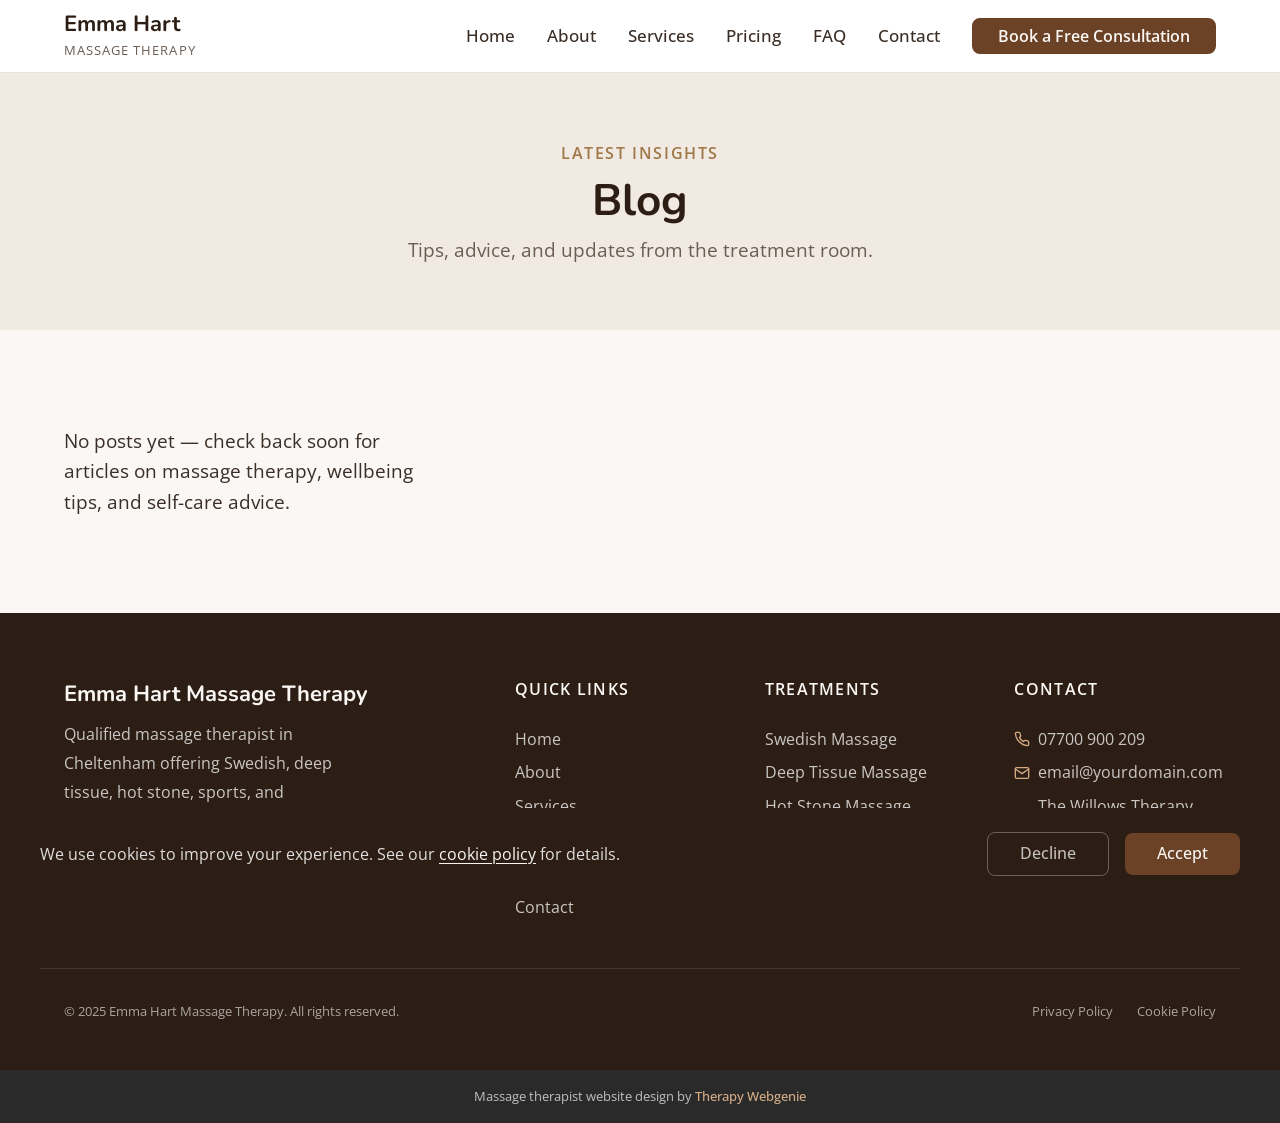
<file: blog.html>
<!DOCTYPE html>
<html lang="en">
<head>
  <meta charset="UTF-8">
  <meta name="viewport" content="width=device-width, initial-scale=1.0">
  <meta name="description" content="Blog — tips, advice, and updates from Emma Hart Massage Therapy in Cheltenham. Read articles on massage therapy, wellbeing, and self-care.">
  <meta name="author" content="Emma Hart Massage Therapy">
  <title>Blog — Emma Hart Massage Therapy</title>

  <link rel="canonical" href="https://trulyempoweredcode.github.io/demo-massage-therapist/blog.html">

  <meta property="og:type" content="website">
  <meta property="og:url" content="https://trulyempoweredcode.github.io/demo-massage-therapist/blog.html">
  <meta property="og:title" content="Blog — Emma Hart Massage Therapy">
  <meta property="og:description" content="Tips, advice, and updates from the treatment room.">
  <meta property="og:image" content="https://trulyempoweredcode.github.io/demo-massage-therapist/images/hero.jpg">

  <meta name="twitter:card" content="summary_large_image">
  <meta name="twitter:title" content="Blog — Emma Hart Massage Therapy">
  <meta name="twitter:description" content="Tips, advice, and updates from the treatment room.">
  <meta name="twitter:image" content="https://trulyempoweredcode.github.io/demo-massage-therapist/images/hero.jpg">

  <link rel="preconnect" href="https://fonts.googleapis.com">
  <link rel="preconnect" href="https://fonts.gstatic.com" crossorigin>

  <link rel="stylesheet" href="css/base.css">
  <link rel="stylesheet" href="css/components.css">
  <link rel="stylesheet" href="css/theme.css">
  <!-- PROFILE:schema -->
  <script type="application/ld+json">
  {
    "@context": "https://schema.org",
    "@type": "LocalBusiness",
    "name": "Emma Hart Massage Therapy",
    "description": "Qualified massage therapist in Cheltenham offering Swedish, deep tissue, hot stone, sports, and pregnancy massage. Fully insured and professionally trained.",
    "url": "https://trulyempoweredcode.github.io/demo-massage-therapist",
    "telephone": "07700 900 209",
    "email": "email@yourdomain.com",
    "address": {
      "@type": "PostalAddress",
      "streetAddress": "The Willows Therapy Rooms, 18 Montpellier Walk",
      "addressLocality": "Cheltenham",
      "postalCode": "GL50 1SD",
      "addressCountry": "GB"
    },
    "openingHours": ["Mo-Fr 09:00-19:00", "Sa 09:00-14:00"],
    "image": "https://trulyempoweredcode.github.io/demo-massage-therapist/images/hero.jpg",
    "priceRange": "££"
  }
  </script>
  <!-- /PROFILE:schema -->
</head>
<body>

  <a href="#main" class="skip-link">Skip to main content</a>

  <!-- SECTION: nav -->
  <nav class="nav" role="navigation" aria-label="Main navigation">
    <div class="container nav__inner">
      <a href="index.html" class="nav__brand">
        <!-- PROFILE:logo --><!-- /PROFILE:logo -->
        <span class="nav__name"><!-- PROFILE:site_title -->Emma Hart<!-- /PROFILE:site_title --></span>
        <span class="nav__title"><!-- PROFILE:site_slogan -->Massage Therapy<!-- /PROFILE:site_slogan --></span>
      </a>
      <div class="nav__links">
        <a href="index.html" class="nav__link">Home</a>
        <a href="about.html" class="nav__link">About</a>
        <a href="services.html" class="nav__link">Services</a>
        <a href="pricing.html" class="nav__link">Pricing</a>
        <a href="faq.html" class="nav__link">FAQ</a>
        <a href="contact.html" class="nav__link">Contact</a>
        <a href="contact.html" class="btn btn--primary nav__cta">Book a Free Consultation</a>
      </div>
      <button class="nav__toggle" aria-label="Toggle menu" aria-expanded="false" aria-controls="mobile-menu">
        <span class="nav__toggle-bar"></span>
        <span class="nav__toggle-bar"></span>
        <span class="nav__toggle-bar"></span>
      </button>
    </div>
    <div class="nav__mobile" id="mobile-menu" role="menu">
      <a href="index.html" class="nav__link" role="menuitem">Home</a>
      <a href="about.html" class="nav__link" role="menuitem">About</a>
      <a href="services.html" class="nav__link" role="menuitem">Services</a>
      <a href="pricing.html" class="nav__link" role="menuitem">Pricing</a>
      <a href="faq.html" class="nav__link" role="menuitem">FAQ</a>
      <a href="contact.html" class="nav__link" role="menuitem">Contact</a>
      <a href="contact.html" class="btn btn--primary" role="menuitem">Book a Free Consultation</a>
    </div>
  </nav>
  <!-- /SECTION: nav -->

  <!-- Compact scroll header -->
  <div class="nav-scroll" aria-hidden="true">
    <div class="container nav-scroll__inner">
      <div class="nav-scroll__brand">
        <span class="nav-scroll__name"><!-- PROFILE:site_title -->Emma Hart<!-- /PROFILE:site_title --></span>
        <span class="nav-scroll__title"><!-- PROFILE:site_slogan -->Massage Therapy<!-- /PROFILE:site_slogan --></span>
      </div>
      <div class="nav-scroll__right">
        <a href="tel:07700900209" class="nav-scroll__phone">
          <svg xmlns="http://www.w3.org/2000/svg" viewBox="0 0 24 24" fill="none" stroke="currentColor" stroke-width="2" stroke-linecap="round" stroke-linejoin="round"><path d="M22 16.92v3a2 2 0 0 1-2.18 2 19.79 19.79 0 0 1-8.63-3.07 19.5 19.5 0 0 1-6-6 19.79 19.79 0 0 1-3.07-8.67A2 2 0 0 1 4.11 2h3a2 2 0 0 1 2 1.72c.127.96.361 1.903.7 2.81a2 2 0 0 1-.45 2.11L8.09 9.91a16 16 0 0 0 6 6l1.27-1.27a2 2 0 0 1 2.11-.45c.907.339 1.85.573 2.81.7A2 2 0 0 1 22 16.92z"></path></svg>
          07700 900 209
        </a>
        <a href="tel:07700900209" class="nav-scroll__phone-icon" aria-label="Call us">
          <svg xmlns="http://www.w3.org/2000/svg" viewBox="0 0 24 24" fill="none" stroke="currentColor" stroke-width="2" stroke-linecap="round" stroke-linejoin="round"><path d="M22 16.92v3a2 2 0 0 1-2.18 2 19.79 19.79 0 0 1-8.63-3.07 19.5 19.5 0 0 1-6-6 19.79 19.79 0 0 1-3.07-8.67A2 2 0 0 1 4.11 2h3a2 2 0 0 1 2 1.72c.127.96.361 1.903.7 2.81a2 2 0 0 1-.45 2.11L8.09 9.91a16 16 0 0 0 6 6l1.27-1.27a2 2 0 0 1 2.11-.45c.907.339 1.85.573 2.81.7A2 2 0 0 1 22 16.92z"></path></svg>
        </a>
        <button class="nav-scroll__toggle" aria-label="Toggle menu">
          <span class="nav-scroll__toggle-bar"></span>
          <span class="nav-scroll__toggle-bar"></span>
          <span class="nav-scroll__toggle-bar"></span>
        </button>
      </div>
    </div>
  </div>

  <main id="main">

    <!-- SECTION: page-header -->
    <section class="page-header">
      <div class="container">
        <span class="section-label">Latest Insights</span>
        <h1>Blog</h1>
        <p class="page-header__subtitle">Tips, advice, and updates from the treatment room.</p>
      </div>
    </section>
    <!-- /SECTION: page-header -->

    <!-- SECTION: blog-listing -->
    <section class="section bg">
      <div class="container">
        <div class="blog-grid">
          <p>No posts yet — check back soon for articles on massage therapy, wellbeing tips, and self-care advice.</p>
        </div>
      </div>
    </section>
    <!-- /SECTION: blog-listing -->

  </main>

  <!-- SECTION: footer -->
  <footer class="footer">
    <div class="container footer__inner">
      <div class="footer__brand">
        <p class="footer__brand-name">Emma Hart Massage Therapy</p>
        <p class="footer__brand-text">Qualified massage therapist in Cheltenham offering Swedish, deep tissue, hot stone, sports, and pregnancy massage. Fully insured and professionally trained.</p>
      </div>
      <div class="footer__col">
        <p class="footer__heading">Quick Links</p>
        <div class="footer__links">
          <a href="index.html" class="footer__link">Home</a>
          <a href="about.html" class="footer__link">About</a>
          <a href="services.html" class="footer__link">Services</a>
          <a href="pricing.html" class="footer__link">Pricing</a>
          <a href="faq.html" class="footer__link">FAQ</a>
          <a href="contact.html" class="footer__link">Contact</a>
        </div>
      </div>
      <div class="footer__col">
        <p class="footer__heading">Treatments</p>
        <div class="footer__links">
          <a href="services.html#service-swedish" class="footer__link">Swedish Massage</a>
          <a href="services.html#service-deep-tissue" class="footer__link">Deep Tissue Massage</a>
          <a href="services.html#service-hot-stone" class="footer__link">Hot Stone Massage</a>
          <a href="services.html#service-sports" class="footer__link">Sports Massage</a>
          <a href="services.html#service-pregnancy" class="footer__link">Pregnancy Massage</a>
        </div>
      </div>
      <div class="footer__col">
        <p class="footer__heading">Contact</p>
        <div class="footer__contact-item">
          <svg xmlns="http://www.w3.org/2000/svg" viewBox="0 0 24 24" fill="none" stroke="currentColor" stroke-width="2" stroke-linecap="round" stroke-linejoin="round"><path d="M22 16.92v3a2 2 0 0 1-2.18 2 19.79 19.79 0 0 1-8.63-3.07 19.5 19.5 0 0 1-6-6 19.79 19.79 0 0 1-3.07-8.67A2 2 0 0 1 4.11 2h3a2 2 0 0 1 2 1.72 12.84 12.84 0 0 0 .7 2.81 2 2 0 0 1-.45 2.11L8.09 9.91a16 16 0 0 0 6 6l1.27-1.27a2 2 0 0 1 2.11-.45 12.84 12.84 0 0 0 2.81.7A2 2 0 0 1 22 16.92z"></path></svg>
          <!-- PROFILE:phone_landline --><span>07700 900 209</span><!-- /PROFILE:phone_landline -->
        </div>
        <div class="footer__contact-item">
          <svg xmlns="http://www.w3.org/2000/svg" viewBox="0 0 24 24" fill="none" stroke="currentColor" stroke-width="2" stroke-linecap="round" stroke-linejoin="round"><path d="M4 4h16c1.1 0 2 .9 2 2v12c0 1.1-.9 2-2 2H4c-1.1 0-2-.9-2-2V6c0-1.1.9-2 2-2z"></path><polyline points="22,6 12,13 2,6"></polyline></svg>
          <!-- PROFILE:email --><a href="mailto:email@yourdomain.com">email@yourdomain.com</a><!-- /PROFILE:email -->
        </div>
        <div class="footer__contact-item">
          <svg xmlns="http://www.w3.org/2000/svg" viewBox="0 0 24 24" fill="none" stroke="currentColor" stroke-width="2" stroke-linecap="round" stroke-linejoin="round"><path d="M21 10c0 7-9 13-9 13s-9-6-9-13a9 9 0 0 1 18 0z"></path><circle cx="12" cy="10" r="3"></circle></svg>
          <!-- PROFILE:address --><span>The Willows Therapy Rooms, 18 Montpellier Walk, Cheltenham, GL50 1SD</span><!-- /PROFILE:address -->
        </div>
      </div>
    </div>
    <div class="container footer__bottom">
      <p class="footer__copyright">&copy; 2025 Emma Hart Massage Therapy. All rights reserved.</p>
      <div class="footer__legal">
        <a href="privacy.html">Privacy Policy</a>
        <a href="cookies-policy.html">Cookie Policy</a>
      </div>
    </div>
  </footer>
  <!-- /SECTION: footer -->

  <div class="site-credit">
    <p>Massage therapist website design by <a href="https://www.therapywebgenie.com/websites-for-therapists/body-based-practitioners/" target="_blank" rel="noopener nofollow">Therapy Webgenie</a></p>
  </div>

  <!-- Cookie Consent -->
  <div class="cookie-banner" role="dialog" aria-label="Cookie consent">
    <div class="cookie-banner__inner">
      <p class="cookie-banner__text">We use cookies to improve your experience. See our <a href="cookies-policy.html">cookie policy</a> for details.</p>
      <div class="cookie-banner__buttons"><button class="cookie-banner__accept">Accept</button><button class="cookie-banner__decline">Decline</button></div>
    </div>
  </div>

  <!-- Back to Top -->
  <button class="back-to-top" aria-label="Back to top">
    <svg xmlns="http://www.w3.org/2000/svg" viewBox="0 0 24 24" fill="none" stroke="currentColor" stroke-width="2" stroke-linecap="round" stroke-linejoin="round"><polyline points="18 15 12 9 6 15"></polyline></svg>
  </button>

  <script src="js/main.js"></script>
</body>
</html>
</file>
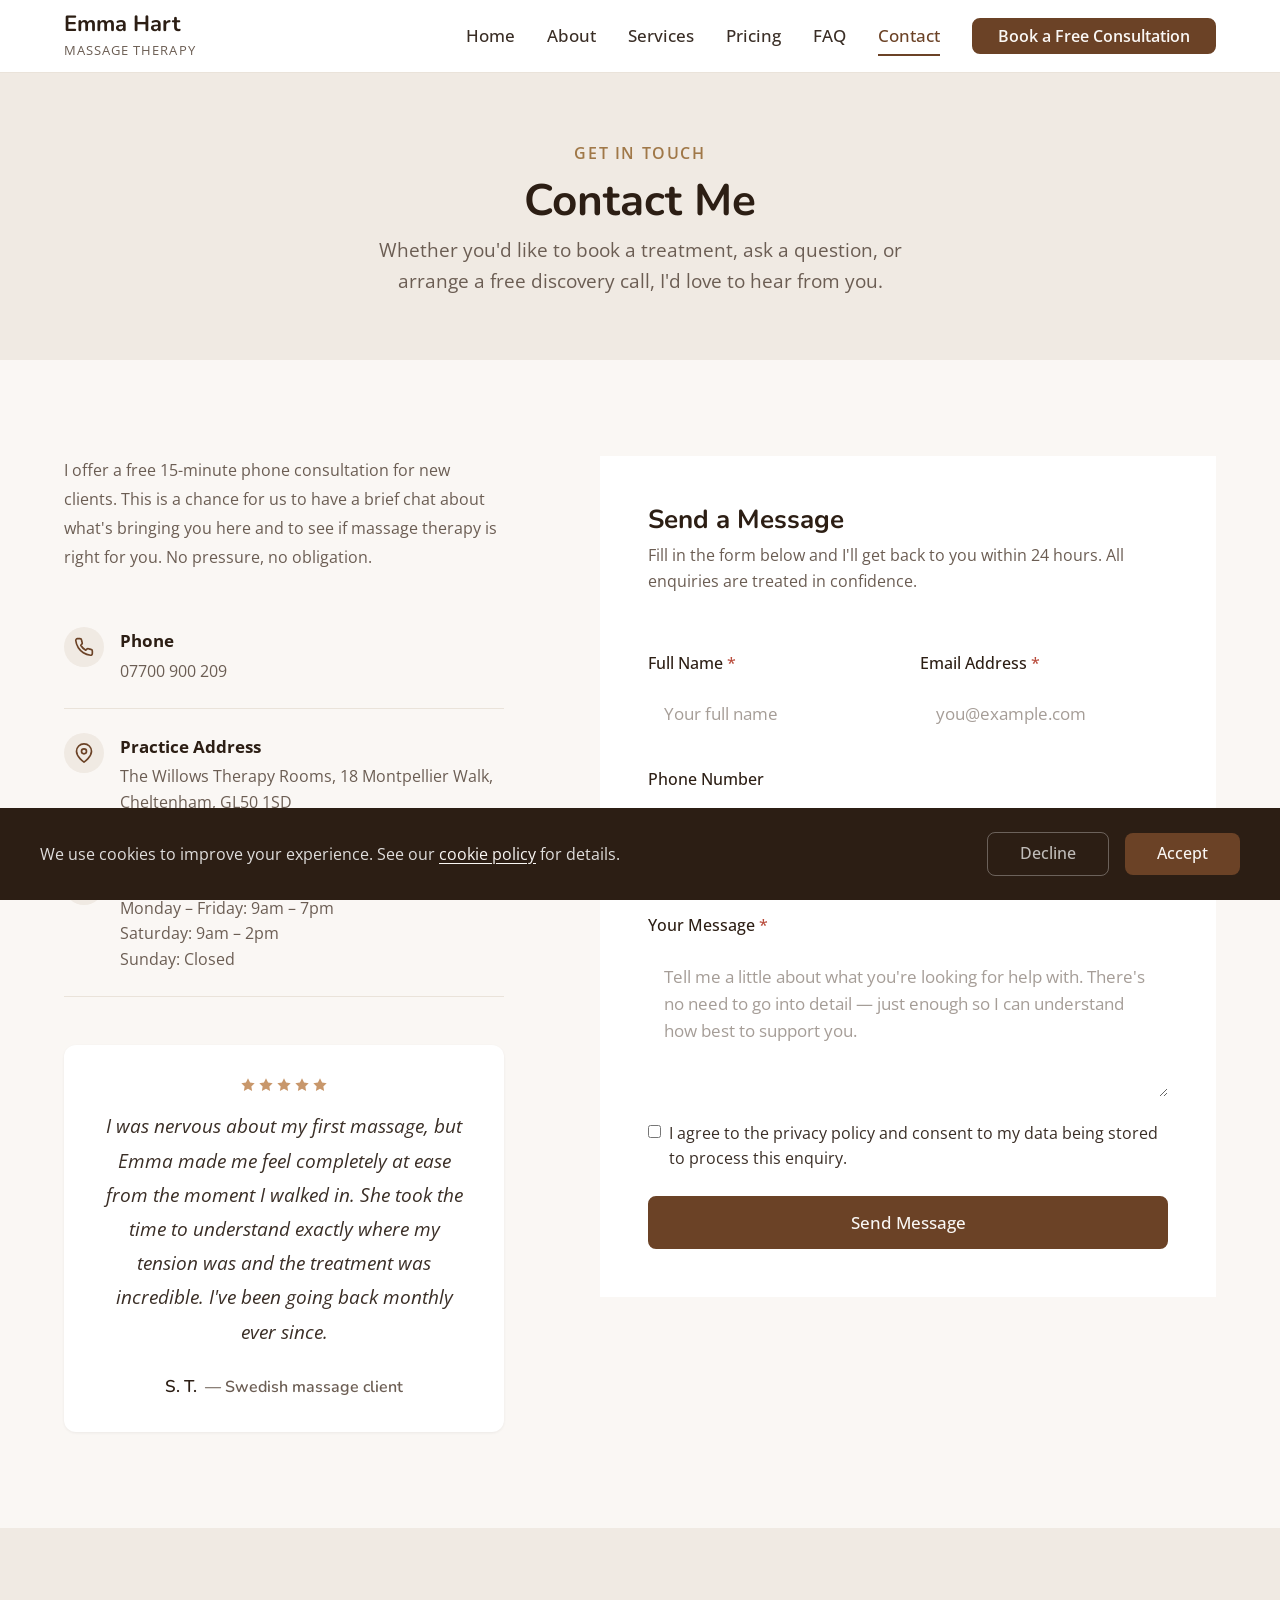
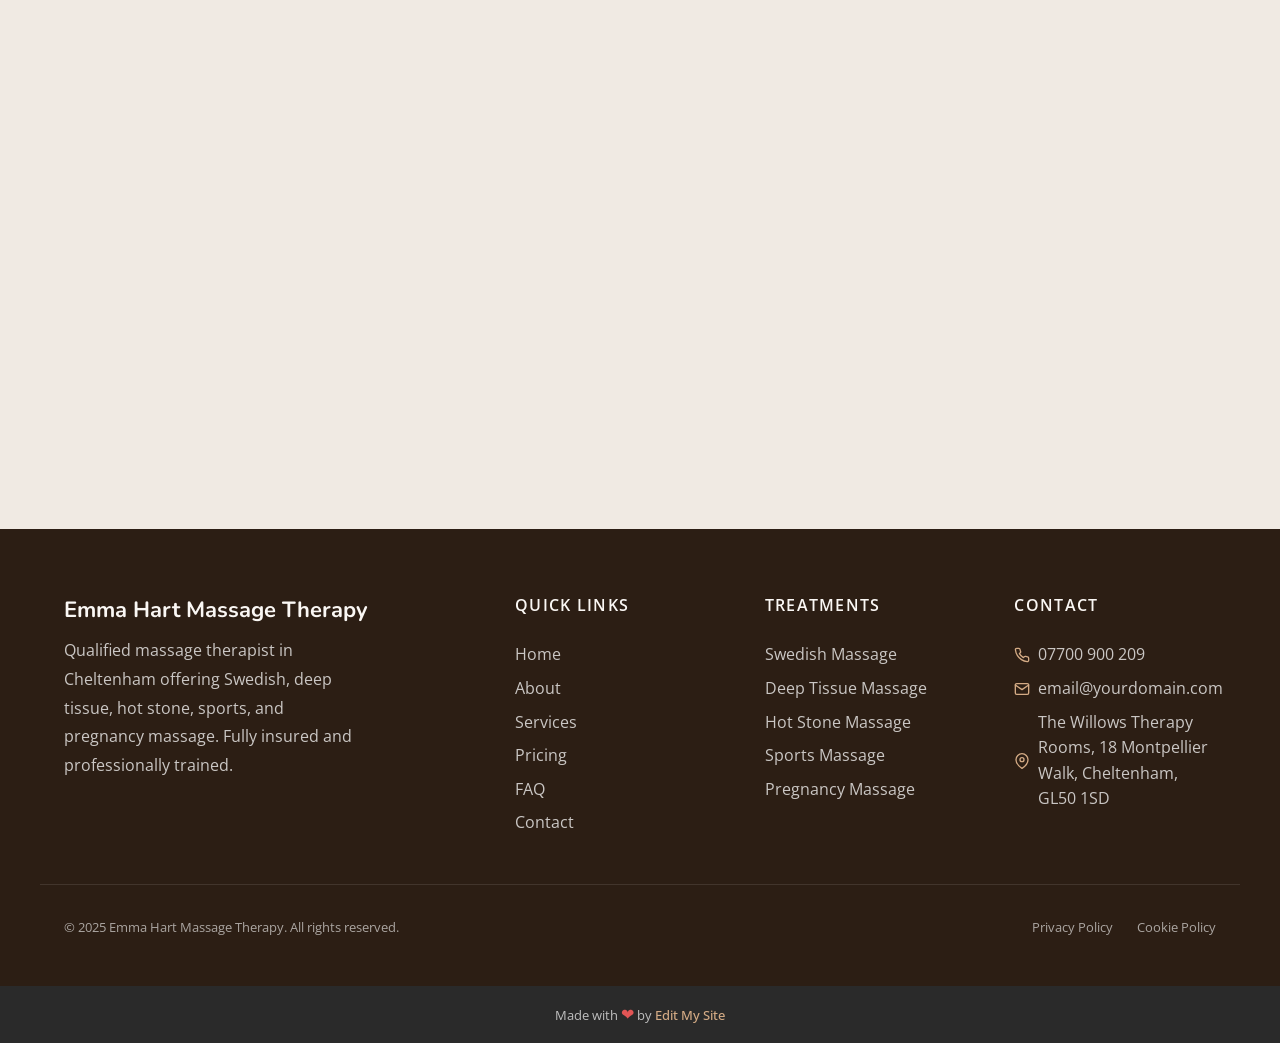
<file: contact.html>
<!DOCTYPE html>
<html lang="en">
<head>
  <meta charset="UTF-8">
  <meta name="viewport" content="width=device-width, initial-scale=1.0">
  <meta name="description" content="Get in touch with Emma Hart Massage Therapy in Cheltenham. Book a free consultation, ask about treatments, or schedule your next massage appointment.">
  <meta name="author" content="Emma Hart Massage Therapy">
  <title>Contact — Emma Hart Massage Therapy</title>

  <link rel="canonical" href="https://trulyempoweredcode.github.io/demo-massage-therapist/contact.html">

  <meta property="og:type" content="website">
  <meta property="og:url" content="https://trulyempoweredcode.github.io/demo-massage-therapist/contact.html">
  <meta property="og:title" content="Contact — Emma Hart Massage Therapy">
  <meta property="og:description" content="Get in touch with Emma Hart Massage Therapy in Cheltenham. Book a free consultation or schedule your next massage appointment.">
  <meta property="og:image" content="https://trulyempoweredcode.github.io/demo-massage-therapist/images/hero.jpg">

  <meta name="twitter:card" content="summary_large_image">
  <meta name="twitter:title" content="Contact — Emma Hart Massage Therapy">
  <meta name="twitter:description" content="Get in touch with Emma Hart Massage Therapy in Cheltenham. Book a free consultation or schedule your next massage appointment.">
  <meta name="twitter:image" content="https://trulyempoweredcode.github.io/demo-massage-therapist/images/hero.jpg">

  <link rel="preconnect" href="https://fonts.googleapis.com">
  <link rel="preconnect" href="https://fonts.gstatic.com" crossorigin>

  <link rel="stylesheet" href="css/base.css">
  <link rel="stylesheet" href="css/components.css">
  <link rel="stylesheet" href="css/theme.css">
  <!-- PROFILE:schema -->
  <script type="application/ld+json">
  {
    "@context": "https://schema.org",
    "@type": "LocalBusiness",
    "name": "Emma Hart Massage Therapy",
    "description": "Qualified massage therapist in Cheltenham offering Swedish, deep tissue, hot stone, sports, and pregnancy massage. Fully insured and professionally trained.",
    "url": "https://trulyempoweredcode.github.io/demo-massage-therapist",
    "telephone": "07700 900 209",
    "email": "email@yourdomain.com",
    "address": {
      "@type": "PostalAddress",
      "streetAddress": "The Willows Therapy Rooms, 18 Montpellier Walk",
      "addressLocality": "Cheltenham",
      "postalCode": "GL50 1SD",
      "addressCountry": "GB"
    },
    "openingHours": ["Mo-Fr 09:00-19:00", "Sa 09:00-14:00"],
    "image": "https://trulyempoweredcode.github.io/demo-massage-therapist/images/hero.jpg",
    "priceRange": "££"
  }
  </script>
  <!-- /PROFILE:schema -->
</head>
<body>

  <a href="#main" class="skip-link">Skip to main content</a>

  <!-- SECTION: nav -->
  <nav class="nav" role="navigation" aria-label="Main navigation">
    <div class="container nav__inner">
      <a href="index.html" class="nav__brand">
        <!-- PROFILE:logo --><!-- /PROFILE:logo -->
        <span class="nav__name"><!-- PROFILE:site_title -->Emma Hart<!-- /PROFILE:site_title --></span>
        <span class="nav__title"><!-- PROFILE:site_slogan -->Massage Therapy<!-- /PROFILE:site_slogan --></span>
      </a>
      <div class="nav__links">
        <a href="index.html" class="nav__link">Home</a>
        <a href="about.html" class="nav__link">About</a>
        <a href="services.html" class="nav__link">Services</a>
        <a href="pricing.html" class="nav__link">Pricing</a>
        <a href="faq.html" class="nav__link">FAQ</a>
        <a href="contact.html" class="nav__link nav__link--active">Contact</a>
        <a href="contact.html" class="btn btn--primary nav__cta">Book a Free Consultation</a>
      </div>
      <button class="nav__toggle" aria-label="Toggle menu" aria-expanded="false" aria-controls="mobile-menu">
        <span class="nav__toggle-bar"></span>
        <span class="nav__toggle-bar"></span>
        <span class="nav__toggle-bar"></span>
      </button>
    </div>
    <div class="nav__mobile" id="mobile-menu" role="menu">
      <a href="index.html" class="nav__link" role="menuitem">Home</a>
      <a href="about.html" class="nav__link" role="menuitem">About</a>
      <a href="services.html" class="nav__link" role="menuitem">Services</a>
      <a href="pricing.html" class="nav__link" role="menuitem">Pricing</a>
      <a href="faq.html" class="nav__link" role="menuitem">FAQ</a>
      <a href="contact.html" class="nav__link nav__link--active" role="menuitem">Contact</a>
      <a href="contact.html" class="btn btn--primary" role="menuitem">Book a Free Consultation</a>
    </div>
  </nav>
  <!-- /SECTION: nav -->

  <!-- Compact scroll header -->
  <div class="nav-scroll" aria-hidden="true">
    <div class="container nav-scroll__inner">
      <div class="nav-scroll__brand">
        <span class="nav-scroll__name"><!-- PROFILE:site_title -->Emma Hart<!-- /PROFILE:site_title --></span>
        <span class="nav-scroll__title"><!-- PROFILE:site_slogan -->Massage Therapy<!-- /PROFILE:site_slogan --></span>
      </div>
      <div class="nav-scroll__right">
        <a href="tel:07700900209" class="nav-scroll__phone">
          <svg xmlns="http://www.w3.org/2000/svg" viewBox="0 0 24 24" fill="none" stroke="currentColor" stroke-width="2" stroke-linecap="round" stroke-linejoin="round"><path d="M22 16.92v3a2 2 0 0 1-2.18 2 19.79 19.79 0 0 1-8.63-3.07 19.5 19.5 0 0 1-6-6 19.79 19.79 0 0 1-3.07-8.67A2 2 0 0 1 4.11 2h3a2 2 0 0 1 2 1.72c.127.96.361 1.903.7 2.81a2 2 0 0 1-.45 2.11L8.09 9.91a16 16 0 0 0 6 6l1.27-1.27a2 2 0 0 1 2.11-.45c.907.339 1.85.573 2.81.7A2 2 0 0 1 22 16.92z"></path></svg>
          07700 900 209
        </a>
        <a href="tel:07700900209" class="nav-scroll__phone-icon" aria-label="Call us">
          <svg xmlns="http://www.w3.org/2000/svg" viewBox="0 0 24 24" fill="none" stroke="currentColor" stroke-width="2" stroke-linecap="round" stroke-linejoin="round"><path d="M22 16.92v3a2 2 0 0 1-2.18 2 19.79 19.79 0 0 1-8.63-3.07 19.5 19.5 0 0 1-6-6 19.79 19.79 0 0 1-3.07-8.67A2 2 0 0 1 4.11 2h3a2 2 0 0 1 2 1.72c.127.96.361 1.903.7 2.81a2 2 0 0 1-.45 2.11L8.09 9.91a16 16 0 0 0 6 6l1.27-1.27a2 2 0 0 1 2.11-.45c.907.339 1.85.573 2.81.7A2 2 0 0 1 22 16.92z"></path></svg>
        </a>
        <button class="nav-scroll__toggle" aria-label="Toggle menu">
          <span class="nav-scroll__toggle-bar"></span>
          <span class="nav-scroll__toggle-bar"></span>
          <span class="nav-scroll__toggle-bar"></span>
        </button>
      </div>
    </div>
  </div>

  <main id="main">

    <!-- SECTION: page-header -->
    <section class="page-header">
      <div class="container">
        <span class="section-label">Get in Touch</span>
        <h1>Contact Me</h1>
        <p>Whether you'd like to book a treatment, ask a question, or arrange a free discovery call, I'd love to hear from you.</p>
      </div>
    </section>
    <!-- /SECTION: page-header -->

    <!-- SECTION: contact -->
    <section class="section">
      <div class="container contact-grid">
        <div class="contact-info">
          <p class="contact-info__intro">I offer a free 15-minute phone consultation for new clients. This is a chance for us to have a brief chat about what's bringing you here and to see if massage therapy is right for you. No pressure, no obligation.</p>

          <div class="contact-info__item">
            <div class="contact-info__icon">
              <svg xmlns="http://www.w3.org/2000/svg" viewBox="0 0 24 24" fill="none" stroke="currentColor" stroke-width="2" stroke-linecap="round" stroke-linejoin="round"><path d="M22 16.92v3a2 2 0 0 1-2.18 2 19.79 19.79 0 0 1-8.63-3.07 19.5 19.5 0 0 1-6-6 19.79 19.79 0 0 1-3.07-8.67A2 2 0 0 1 4.11 2h3a2 2 0 0 1 2 1.72 12.84 12.84 0 0 0 .7 2.81 2 2 0 0 1-.45 2.11L8.09 9.91a16 16 0 0 0 6 6l1.27-1.27a2 2 0 0 1 2.11-.45 12.84 12.84 0 0 0 2.81.7A2 2 0 0 1 22 16.92z"></path></svg>
            </div>
            <div>
              <p class="contact-info__label">Phone</p>
              <p class="contact-info__value">07700 900 209</p>
            </div>
          </div>

          <div class="contact-info__item">
            <div class="contact-info__icon">
              <svg xmlns="http://www.w3.org/2000/svg" viewBox="0 0 24 24" fill="none" stroke="currentColor" stroke-width="2" stroke-linecap="round" stroke-linejoin="round"><path d="M21 10c0 7-9 13-9 13s-9-6-9-13a9 9 0 0 1 18 0z"></path><circle cx="12" cy="10" r="3"></circle></svg>
            </div>
            <div>
              <p class="contact-info__label">Practice Address</p>
              <p class="contact-info__value">The Willows Therapy Rooms, 18 Montpellier Walk, Cheltenham, GL50 1SD</p>
            </div>
          </div>

          <div class="contact-info__item">
            <div class="contact-info__icon">
              <svg xmlns="http://www.w3.org/2000/svg" viewBox="0 0 24 24" fill="none" stroke="currentColor" stroke-width="2" stroke-linecap="round" stroke-linejoin="round"><circle cx="12" cy="12" r="10"></circle><polyline points="12 6 12 12 16 14"></polyline></svg>
            </div>
            <div>
              <p class="contact-info__label">Session Hours</p>
              <p class="contact-info__value">Monday &ndash; Friday: 9am &ndash; 7pm<br>Saturday: 9am &ndash; 2pm<br>Sunday: Closed</p>
            </div>
          </div>

          <div class="testimonial testimonial--avatar" style="margin-top: var(--space-2xl);">
            <div class="testimonial__stars">
              <svg viewBox="0 0 24 24"><path d="M12 2l3.09 6.26L22 9.27l-5 4.87 1.18 6.88L12 17.77l-6.18 3.25L7 14.14 2 9.27l6.91-1.01L12 2z"/></svg>
              <svg viewBox="0 0 24 24"><path d="M12 2l3.09 6.26L22 9.27l-5 4.87 1.18 6.88L12 17.77l-6.18 3.25L7 14.14 2 9.27l6.91-1.01L12 2z"/></svg>
              <svg viewBox="0 0 24 24"><path d="M12 2l3.09 6.26L22 9.27l-5 4.87 1.18 6.88L12 17.77l-6.18 3.25L7 14.14 2 9.27l6.91-1.01L12 2z"/></svg>
              <svg viewBox="0 0 24 24"><path d="M12 2l3.09 6.26L22 9.27l-5 4.87 1.18 6.88L12 17.77l-6.18 3.25L7 14.14 2 9.27l6.91-1.01L12 2z"/></svg>
              <svg viewBox="0 0 24 24"><path d="M12 2l3.09 6.26L22 9.27l-5 4.87 1.18 6.88L12 17.77l-6.18 3.25L7 14.14 2 9.27l6.91-1.01L12 2z"/></svg>
            </div>
            <p class="testimonial__quote">I was nervous about my first massage, but Emma made me feel completely at ease from the moment I walked in. She took the time to understand exactly where my tension was and the treatment was incredible. I've been going back monthly ever since.</p>
            <p class="testimonial__author">S. T. <span class="testimonial__detail" style="display:inline; margin-left: 0.25em;">&mdash; Swedish massage client</span></p>
          </div>
        </div>

        <div class="contact-form-wrap">
          <div class="card contact-form-card">
            <h2>Send a Message</h2>
            <p>Fill in the form below and I'll get back to you within 24 hours. All enquiries are treated in confidence.</p>
            <form class="form" action="https://editmy.site/api/form/{{SITE_ID}}" method="POST">
              <div class="form__row">
                <div class="form__group">
                  <label for="name" class="form__label form__label--required">Full Name</label>
                  <input type="text" id="name" name="name" class="form__input" placeholder="Your full name" required autocomplete="name">
                </div>
                <div class="form__group">
                  <label for="email" class="form__label form__label--required">Email Address</label>
                  <input type="email" id="email" name="email" class="form__input" placeholder="you@example.com" required autocomplete="email">
                </div>
              </div>
              <div class="form__group">
                <label for="phone" class="form__label">Phone Number</label>
                <input type="tel" id="phone" name="phone" class="form__input" placeholder="07xxx xxxxxx" autocomplete="tel">
                <span class="form__hint">Optional — useful if you'd like me to call you back</span>
              </div>
              <div class="form__group">
                <label for="message" class="form__label form__label--required">Your Message</label>
                <textarea id="message" name="message" class="form__textarea" placeholder="Tell me a little about what you're looking for help with. There's no need to go into detail — just enough so I can understand how best to support you." required></textarea>
              </div>
              <div class="form__group form__group--checkbox">
                <input type="checkbox" id="consent" name="consent" required>
                <label for="consent">I agree to the <a href="privacy.html">privacy policy</a> and consent to my data being stored to process this enquiry.</label>
              </div>
              <div>
                            <div style="display:none"><input type="text" name="_hp" tabindex="-1" autocomplete="off"></div>
            <input type="hidden" name="_t" value="">
<button type="submit" class="btn btn--primary btn--block">Send Message</button>
              </div>
            </form>
          </div>
        </div>
      </div>
    </section>
    <!-- /SECTION: contact -->

    <!-- SECTION: map -->
    <section class="section section--alt">
      <div class="container">
        <div class="map-embed" style="border-radius: var(--radius-lg); overflow: hidden;">
          <iframe src="https://www.google.com/maps/embed?pb=!1m18!1m12!1m3!1d2456.8!2d-2.0749!3d51.8994!2m3!1f0!2f0!3f0!3m2!1i1024!2i768!4f13.1!3m3!1m2!1s0x4871001!2sMontpellier+Walk%2C+Cheltenham!5e0!3m2!1sen!2suk!4v1" width="100%" height="400" style="border:0;" allowfullscreen="" loading="lazy" referrerpolicy="no-referrer-when-downgrade" title="Emma Hart Massage Therapy location in Cheltenham"></iframe>
        </div>
      </div>
    </section>
    <!-- /SECTION: map -->

  </main>

  <!-- SECTION: footer -->
  <footer class="footer">
    <div class="container footer__inner">
      <div class="footer__brand">
        <p class="footer__brand-name">Emma Hart Massage Therapy</p>
        <p class="footer__brand-text">Qualified massage therapist in Cheltenham offering Swedish, deep tissue, hot stone, sports, and pregnancy massage. Fully insured and professionally trained.</p>
      </div>
      <div class="footer__col">
        <p class="footer__heading">Quick Links</p>
        <div class="footer__links">
          <a href="index.html" class="footer__link">Home</a>
          <a href="about.html" class="footer__link">About</a>
          <a href="services.html" class="footer__link">Services</a>
          <a href="pricing.html" class="footer__link">Pricing</a>
          <a href="faq.html" class="footer__link">FAQ</a>
          <a href="contact.html" class="footer__link">Contact</a>
        </div>
      </div>
      <div class="footer__col">
        <p class="footer__heading">Treatments</p>
        <div class="footer__links">
          <a href="services.html#service-swedish" class="footer__link">Swedish Massage</a>
          <a href="services.html#service-deep-tissue" class="footer__link">Deep Tissue Massage</a>
          <a href="services.html#service-hot-stone" class="footer__link">Hot Stone Massage</a>
          <a href="services.html#service-sports" class="footer__link">Sports Massage</a>
          <a href="services.html#service-pregnancy" class="footer__link">Pregnancy Massage</a>
        </div>
      </div>
      <div class="footer__col">
        <p class="footer__heading">Contact</p>
        <div class="footer__contact-item">
          <svg xmlns="http://www.w3.org/2000/svg" viewBox="0 0 24 24" fill="none" stroke="currentColor" stroke-width="2" stroke-linecap="round" stroke-linejoin="round"><path d="M22 16.92v3a2 2 0 0 1-2.18 2 19.79 19.79 0 0 1-8.63-3.07 19.5 19.5 0 0 1-6-6 19.79 19.79 0 0 1-3.07-8.67A2 2 0 0 1 4.11 2h3a2 2 0 0 1 2 1.72 12.84 12.84 0 0 0 .7 2.81 2 2 0 0 1-.45 2.11L8.09 9.91a16 16 0 0 0 6 6l1.27-1.27a2 2 0 0 1 2.11-.45 12.84 12.84 0 0 0 2.81.7A2 2 0 0 1 22 16.92z"></path></svg>
          <!-- PROFILE:phone_landline --><span>07700 900 209</span><!-- /PROFILE:phone_landline -->
        </div>
        <div class="footer__contact-item">
          <svg xmlns="http://www.w3.org/2000/svg" viewBox="0 0 24 24" fill="none" stroke="currentColor" stroke-width="2" stroke-linecap="round" stroke-linejoin="round"><path d="M4 4h16c1.1 0 2 .9 2 2v12c0 1.1-.9 2-2 2H4c-1.1 0-2-.9-2-2V6c0-1.1.9-2 2-2z"></path><polyline points="22,6 12,13 2,6"></polyline></svg>
          <!-- PROFILE:email --><a href="mailto:email@yourdomain.com">email@yourdomain.com</a><!-- /PROFILE:email -->
        </div>
        <div class="footer__contact-item">
          <svg xmlns="http://www.w3.org/2000/svg" viewBox="0 0 24 24" fill="none" stroke="currentColor" stroke-width="2" stroke-linecap="round" stroke-linejoin="round"><path d="M21 10c0 7-9 13-9 13s-9-6-9-13a9 9 0 0 1 18 0z"></path><circle cx="12" cy="10" r="3"></circle></svg>
          <!-- PROFILE:address --><span>The Willows Therapy Rooms, 18 Montpellier Walk, Cheltenham, GL50 1SD</span><!-- /PROFILE:address -->
        </div>
      </div>
    </div>
    <div class="container footer__bottom">
      <p class="footer__copyright">&copy; 2025 Emma Hart Massage Therapy. All rights reserved.</p>
      <div class="footer__legal">
        <a href="privacy.html">Privacy Policy</a>
        <a href="cookies-policy.html">Cookie Policy</a>
      </div>
    </div>
  </footer>
  <!-- /SECTION: footer -->

  <div class="site-credit">
    <p>Made with <span class="site-credit__heart" aria-label="love">&#10084;</span> by <a href="https://editmy.site" target="_blank" rel="noopener">Edit My Site</a></p>
  </div>

  <!-- Cookie Consent -->
  <div class="cookie-banner" role="dialog" aria-label="Cookie consent">
    <div class="cookie-banner__inner">
      <p class="cookie-banner__text">We use cookies to improve your experience. See our <a href="cookies-policy.html">cookie policy</a> for details.</p>
      <div class="cookie-banner__buttons"><button class="cookie-banner__accept">Accept</button><button class="cookie-banner__decline">Decline</button></div>
    </div>
  </div>

  <!-- Back to Top -->
  <button class="back-to-top" aria-label="Back to top">
    <svg xmlns="http://www.w3.org/2000/svg" viewBox="0 0 24 24" fill="none" stroke="currentColor" stroke-width="2" stroke-linecap="round" stroke-linejoin="round"><polyline points="18 15 12 9 6 15"></polyline></svg>
  </button>

  <script src="js/main.js"></script>
</body>
</html>
</file>
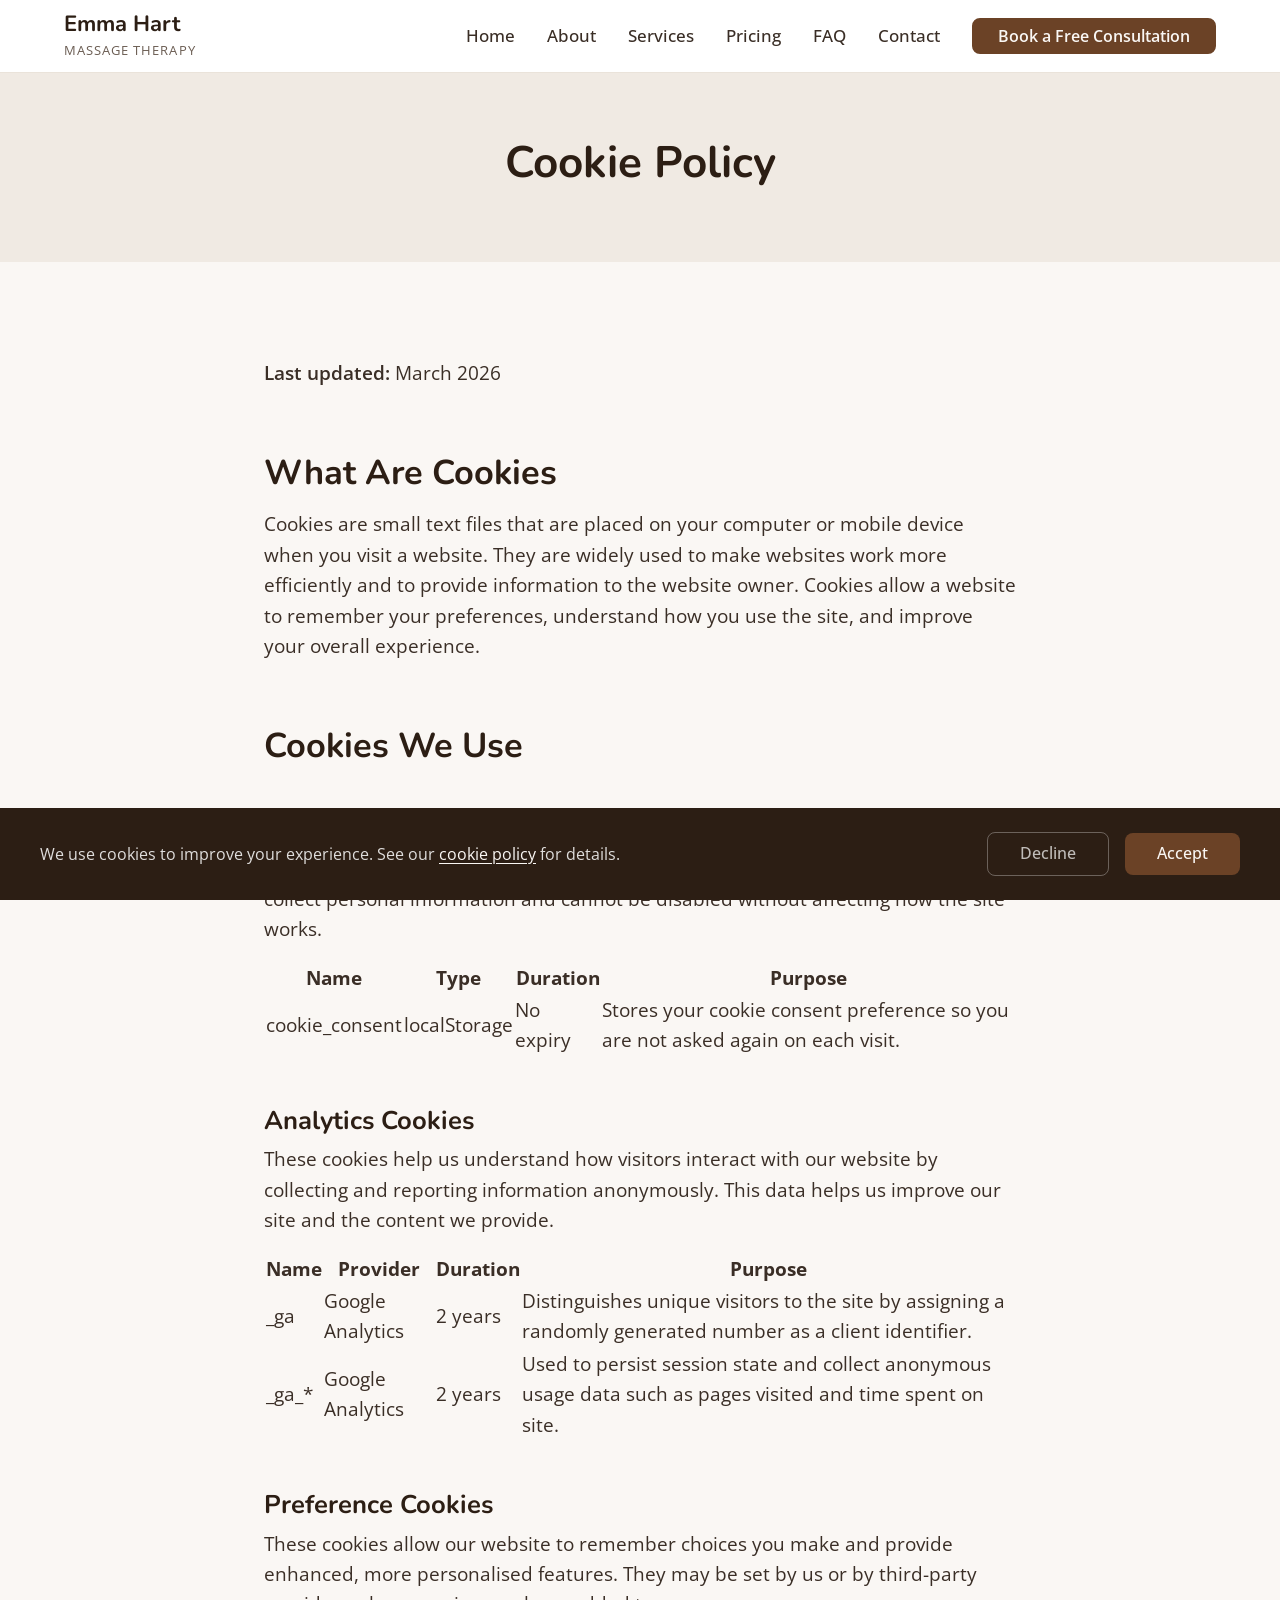
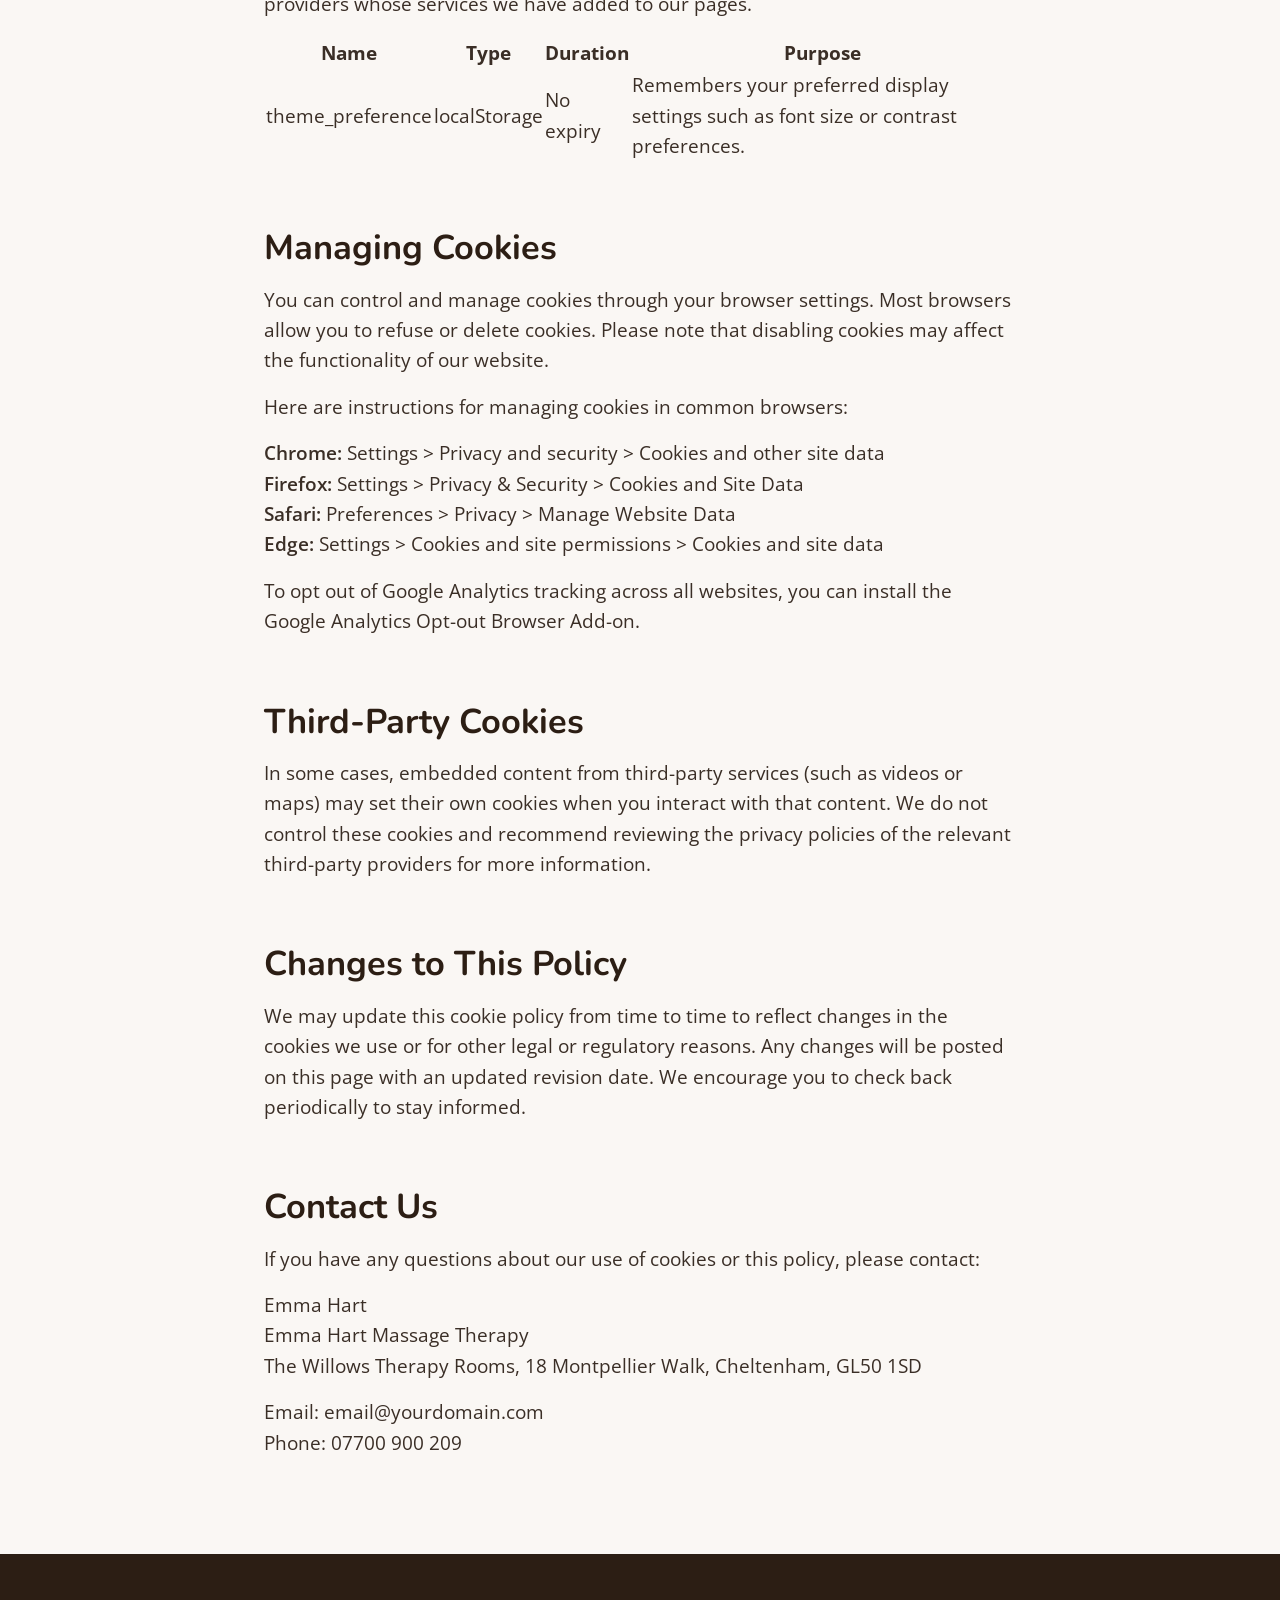
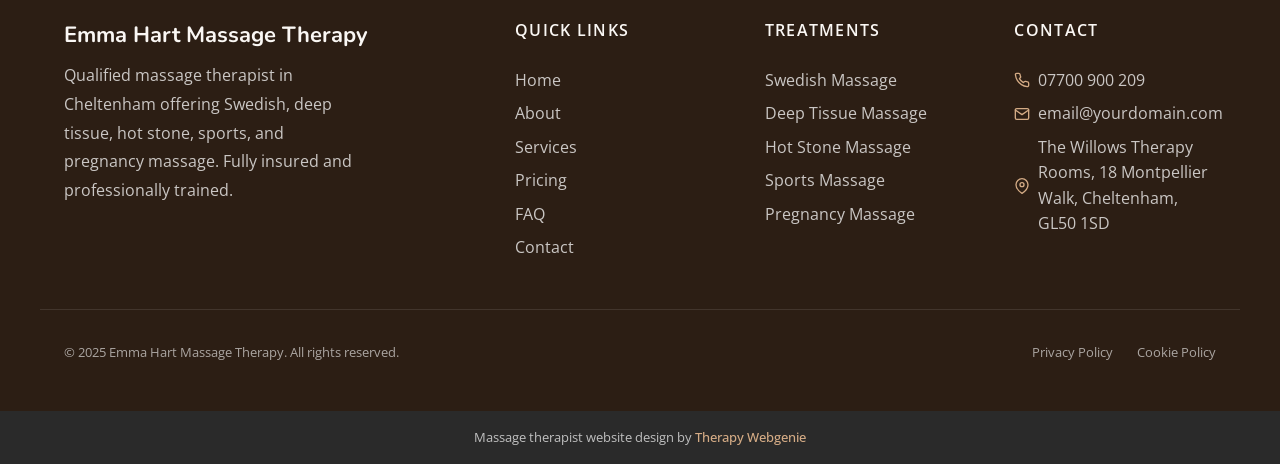
<file: cookies-policy.html>
<!DOCTYPE html>
<html lang="en">
<head>
  <meta charset="UTF-8">
  <meta name="viewport" content="width=device-width, initial-scale=1.0">
  <meta name="description" content="Cookie policy for Emma Hart Massage Therapy. Learn about the cookies we use and how to manage them.">
  <meta name="author" content="Emma Hart Massage Therapy">
  <meta name="robots" content="noindex">
  <title>Cookie Policy — Emma Hart Massage Therapy</title>

  <link rel="canonical" href="https://trulyempoweredcode.github.io/demo-massage-therapist/cookies-policy.html">

  <meta property="og:type" content="website">
  <meta property="og:url" content="https://trulyempoweredcode.github.io/demo-massage-therapist/cookies-policy.html">
  <meta property="og:title" content="Cookie Policy — Emma Hart Massage Therapy">
  <meta property="og:description" content="Cookie policy for Emma Hart Massage Therapy.">
  <meta property="og:image" content="https://trulyempoweredcode.github.io/demo-massage-therapist/images/hero.jpg">

  <meta name="twitter:card" content="summary_large_image">
  <meta name="twitter:title" content="Cookie Policy — Emma Hart Massage Therapy">
  <meta name="twitter:description" content="Cookie policy for Emma Hart Massage Therapy.">
  <meta name="twitter:image" content="https://trulyempoweredcode.github.io/demo-massage-therapist/images/hero.jpg">

  <link rel="preconnect" href="https://fonts.googleapis.com">
  <link rel="preconnect" href="https://fonts.gstatic.com" crossorigin>

  <link rel="stylesheet" href="css/base.css">
  <link rel="stylesheet" href="css/components.css">
  <link rel="stylesheet" href="css/theme.css">
  <!-- PROFILE:schema -->
  <script type="application/ld+json">
  {
    "@context": "https://schema.org",
    "@type": "LocalBusiness",
    "name": "Emma Hart Massage Therapy",
    "description": "Qualified massage therapist in Cheltenham offering Swedish, deep tissue, hot stone, sports, and pregnancy massage. Fully insured and professionally trained.",
    "url": "https://trulyempoweredcode.github.io/demo-massage-therapist",
    "telephone": "07700 900 209",
    "email": "email@yourdomain.com",
    "address": {
      "@type": "PostalAddress",
      "streetAddress": "The Willows Therapy Rooms, 18 Montpellier Walk",
      "addressLocality": "Cheltenham",
      "postalCode": "GL50 1SD",
      "addressCountry": "GB"
    },
    "openingHours": ["Mo-Fr 09:00-19:00", "Sa 09:00-14:00"],
    "image": "https://trulyempoweredcode.github.io/demo-massage-therapist/images/hero.jpg",
    "priceRange": "££"
  }
  </script>
  <!-- /PROFILE:schema -->
</head>
<body>

  <a href="#main" class="skip-link">Skip to main content</a>

  <!-- SECTION: nav -->
  <nav class="nav" role="navigation" aria-label="Main navigation">
    <div class="container nav__inner">
      <a href="index.html" class="nav__brand">
        <!-- PROFILE:logo --><!-- /PROFILE:logo -->
        <span class="nav__name"><!-- PROFILE:site_title -->Emma Hart<!-- /PROFILE:site_title --></span>
        <span class="nav__title"><!-- PROFILE:site_slogan -->Massage Therapy<!-- /PROFILE:site_slogan --></span>
      </a>
      <div class="nav__links">
        <a href="index.html" class="nav__link">Home</a>
        <a href="about.html" class="nav__link">About</a>
        <a href="services.html" class="nav__link">Services</a>
        <a href="pricing.html" class="nav__link">Pricing</a>
        <a href="faq.html" class="nav__link">FAQ</a>
        <a href="contact.html" class="nav__link">Contact</a>
        <a href="contact.html" class="btn btn--primary nav__cta">Book a Free Consultation</a>
      </div>
      <button class="nav__toggle" aria-label="Toggle menu" aria-expanded="false" aria-controls="mobile-menu">
        <span class="nav__toggle-bar"></span>
        <span class="nav__toggle-bar"></span>
        <span class="nav__toggle-bar"></span>
      </button>
    </div>
    <div class="nav__mobile" id="mobile-menu" role="menu">
      <a href="index.html" class="nav__link" role="menuitem">Home</a>
      <a href="about.html" class="nav__link" role="menuitem">About</a>
      <a href="services.html" class="nav__link" role="menuitem">Services</a>
      <a href="pricing.html" class="nav__link" role="menuitem">Pricing</a>
      <a href="faq.html" class="nav__link" role="menuitem">FAQ</a>
      <a href="contact.html" class="nav__link" role="menuitem">Contact</a>
      <a href="contact.html" class="btn btn--primary" role="menuitem">Book a Free Consultation</a>
    </div>
  </nav>
  <!-- /SECTION: nav -->

  <!-- Compact scroll header -->
  <div class="nav-scroll" aria-hidden="true">
    <div class="container nav-scroll__inner">
      <div class="nav-scroll__brand">
        <span class="nav-scroll__name"><!-- PROFILE:site_title -->Emma Hart<!-- /PROFILE:site_title --></span>
        <span class="nav-scroll__title"><!-- PROFILE:site_slogan -->Massage Therapy<!-- /PROFILE:site_slogan --></span>
      </div>
      <div class="nav-scroll__right">
        <a href="tel:07700900209" class="nav-scroll__phone">
          <svg xmlns="http://www.w3.org/2000/svg" viewBox="0 0 24 24" fill="none" stroke="currentColor" stroke-width="2" stroke-linecap="round" stroke-linejoin="round"><path d="M22 16.92v3a2 2 0 0 1-2.18 2 19.79 19.79 0 0 1-8.63-3.07 19.5 19.5 0 0 1-6-6 19.79 19.79 0 0 1-3.07-8.67A2 2 0 0 1 4.11 2h3a2 2 0 0 1 2 1.72c.127.96.361 1.903.7 2.81a2 2 0 0 1-.45 2.11L8.09 9.91a16 16 0 0 0 6 6l1.27-1.27a2 2 0 0 1 2.11-.45c.907.339 1.85.573 2.81.7A2 2 0 0 1 22 16.92z"></path></svg>
          07700 900 209
        </a>
        <a href="tel:07700900209" class="nav-scroll__phone-icon" aria-label="Call us">
          <svg xmlns="http://www.w3.org/2000/svg" viewBox="0 0 24 24" fill="none" stroke="currentColor" stroke-width="2" stroke-linecap="round" stroke-linejoin="round"><path d="M22 16.92v3a2 2 0 0 1-2.18 2 19.79 19.79 0 0 1-8.63-3.07 19.5 19.5 0 0 1-6-6 19.79 19.79 0 0 1-3.07-8.67A2 2 0 0 1 4.11 2h3a2 2 0 0 1 2 1.72c.127.96.361 1.903.7 2.81a2 2 0 0 1-.45 2.11L8.09 9.91a16 16 0 0 0 6 6l1.27-1.27a2 2 0 0 1 2.11-.45c.907.339 1.85.573 2.81.7A2 2 0 0 1 22 16.92z"></path></svg>
        </a>
        <button class="nav-scroll__toggle" aria-label="Toggle menu">
          <span class="nav-scroll__toggle-bar"></span>
          <span class="nav-scroll__toggle-bar"></span>
          <span class="nav-scroll__toggle-bar"></span>
        </button>
      </div>
    </div>
  </div>

  <main id="main">

    <!-- SECTION: page-header -->
    <section class="page-header">
      <div class="container">
        <h1>Cookie Policy</h1>
      </div>
    </section>
    <!-- /SECTION: page-header -->

    <!-- SECTION: cookies -->
    <section class="section">
      <div class="container container--narrow">
        <div class="legal-content">
          <p><strong>Last updated:</strong> March 2026</p>

          <h2>What Are Cookies</h2>
          <p>Cookies are small text files that are placed on your computer or mobile device when you visit a website. They are widely used to make websites work more efficiently and to provide information to the website owner. Cookies allow a website to remember your preferences, understand how you use the site, and improve your overall experience.</p>

          <h2>Cookies We Use</h2>

          <h3>Essential Cookies</h3>
          <p>These cookies are necessary for the basic functionality of our website. They do not collect personal information and cannot be disabled without affecting how the site works.</p>
          <table>
            <thead>
              <tr>
                <th>Name</th>
                <th>Type</th>
                <th>Duration</th>
                <th>Purpose</th>
              </tr>
            </thead>
            <tbody>
              <tr>
                <td>cookie_consent</td>
                <td>localStorage</td>
                <td>No expiry</td>
                <td>Stores your cookie consent preference so you are not asked again on each visit.</td>
              </tr>
            </tbody>
          </table>

          <h3>Analytics Cookies</h3>
          <p>These cookies help us understand how visitors interact with our website by collecting and reporting information anonymously. This data helps us improve our site and the content we provide.</p>
          <table>
            <thead>
              <tr>
                <th>Name</th>
                <th>Provider</th>
                <th>Duration</th>
                <th>Purpose</th>
              </tr>
            </thead>
            <tbody>
              <tr>
                <td>_ga</td>
                <td>Google Analytics</td>
                <td>2 years</td>
                <td>Distinguishes unique visitors to the site by assigning a randomly generated number as a client identifier.</td>
              </tr>
              <tr>
                <td>_ga_*</td>
                <td>Google Analytics</td>
                <td>2 years</td>
                <td>Used to persist session state and collect anonymous usage data such as pages visited and time spent on site.</td>
              </tr>
            </tbody>
          </table>

          <h3>Preference Cookies</h3>
          <p>These cookies allow our website to remember choices you make and provide enhanced, more personalised features. They may be set by us or by third-party providers whose services we have added to our pages.</p>
          <table>
            <thead>
              <tr>
                <th>Name</th>
                <th>Type</th>
                <th>Duration</th>
                <th>Purpose</th>
              </tr>
            </thead>
            <tbody>
              <tr>
                <td>theme_preference</td>
                <td>localStorage</td>
                <td>No expiry</td>
                <td>Remembers your preferred display settings such as font size or contrast preferences.</td>
              </tr>
            </tbody>
          </table>

          <h2>Managing Cookies</h2>
          <p>You can control and manage cookies through your browser settings. Most browsers allow you to refuse or delete cookies. Please note that disabling cookies may affect the functionality of our website.</p>
          <p>Here are instructions for managing cookies in common browsers:</p>
          <ul>
            <li><strong>Chrome:</strong> Settings &gt; Privacy and security &gt; Cookies and other site data</li>
            <li><strong>Firefox:</strong> Settings &gt; Privacy &amp; Security &gt; Cookies and Site Data</li>
            <li><strong>Safari:</strong> Preferences &gt; Privacy &gt; Manage Website Data</li>
            <li><strong>Edge:</strong> Settings &gt; Cookies and site permissions &gt; Cookies and site data</li>
          </ul>
          <p>To opt out of Google Analytics tracking across all websites, you can install the <a href="https://tools.google.com/dlpage/gaoptout" target="_blank" rel="noopener">Google Analytics Opt-out Browser Add-on</a>.</p>

          <h2>Third-Party Cookies</h2>
          <p>In some cases, embedded content from third-party services (such as videos or maps) may set their own cookies when you interact with that content. We do not control these cookies and recommend reviewing the privacy policies of the relevant third-party providers for more information.</p>

          <h2>Changes to This Policy</h2>
          <p>We may update this cookie policy from time to time to reflect changes in the cookies we use or for other legal or regulatory reasons. Any changes will be posted on this page with an updated revision date. We encourage you to check back periodically to stay informed.</p>

          <h2>Contact Us</h2>
          <p>If you have any questions about our use of cookies or this policy, please contact:</p>
          <p>Emma Hart<br>Emma Hart Massage Therapy<br>The Willows Therapy Rooms, 18 Montpellier Walk, Cheltenham, GL50 1SD</p>
          <p>Email: <a href="mailto:email@yourdomain.com">email@yourdomain.com</a><br>Phone: 07700 900 209</p>
        </div>
      </div>
    </section>
    <!-- /SECTION: cookies -->

  </main>

  <!-- SECTION: footer -->
  <footer class="footer">
    <div class="container footer__inner">
      <div class="footer__brand">
        <p class="footer__brand-name">Emma Hart Massage Therapy</p>
        <p class="footer__brand-text">Qualified massage therapist in Cheltenham offering Swedish, deep tissue, hot stone, sports, and pregnancy massage. Fully insured and professionally trained.</p>
      </div>
      <div class="footer__col">
        <p class="footer__heading">Quick Links</p>
        <div class="footer__links">
          <a href="index.html" class="footer__link">Home</a>
          <a href="about.html" class="footer__link">About</a>
          <a href="services.html" class="footer__link">Services</a>
          <a href="pricing.html" class="footer__link">Pricing</a>
          <a href="faq.html" class="footer__link">FAQ</a>
          <a href="contact.html" class="footer__link">Contact</a>
        </div>
      </div>
      <div class="footer__col">
        <p class="footer__heading">Treatments</p>
        <div class="footer__links">
          <a href="services.html#service-swedish" class="footer__link">Swedish Massage</a>
          <a href="services.html#service-deep-tissue" class="footer__link">Deep Tissue Massage</a>
          <a href="services.html#service-hot-stone" class="footer__link">Hot Stone Massage</a>
          <a href="services.html#service-sports" class="footer__link">Sports Massage</a>
          <a href="services.html#service-pregnancy" class="footer__link">Pregnancy Massage</a>
        </div>
      </div>
      <div class="footer__col">
        <p class="footer__heading">Contact</p>
        <div class="footer__contact-item">
          <svg xmlns="http://www.w3.org/2000/svg" viewBox="0 0 24 24" fill="none" stroke="currentColor" stroke-width="2" stroke-linecap="round" stroke-linejoin="round"><path d="M22 16.92v3a2 2 0 0 1-2.18 2 19.79 19.79 0 0 1-8.63-3.07 19.5 19.5 0 0 1-6-6 19.79 19.79 0 0 1-3.07-8.67A2 2 0 0 1 4.11 2h3a2 2 0 0 1 2 1.72 12.84 12.84 0 0 0 .7 2.81 2 2 0 0 1-.45 2.11L8.09 9.91a16 16 0 0 0 6 6l1.27-1.27a2 2 0 0 1 2.11-.45 12.84 12.84 0 0 0 2.81.7A2 2 0 0 1 22 16.92z"></path></svg>
          <!-- PROFILE:phone_landline --><span>07700 900 209</span><!-- /PROFILE:phone_landline -->
        </div>
        <div class="footer__contact-item">
          <svg xmlns="http://www.w3.org/2000/svg" viewBox="0 0 24 24" fill="none" stroke="currentColor" stroke-width="2" stroke-linecap="round" stroke-linejoin="round"><path d="M4 4h16c1.1 0 2 .9 2 2v12c0 1.1-.9 2-2 2H4c-1.1 0-2-.9-2-2V6c0-1.1.9-2 2-2z"></path><polyline points="22,6 12,13 2,6"></polyline></svg>
          <!-- PROFILE:email --><a href="mailto:email@yourdomain.com">email@yourdomain.com</a><!-- /PROFILE:email -->
        </div>
        <div class="footer__contact-item">
          <svg xmlns="http://www.w3.org/2000/svg" viewBox="0 0 24 24" fill="none" stroke="currentColor" stroke-width="2" stroke-linecap="round" stroke-linejoin="round"><path d="M21 10c0 7-9 13-9 13s-9-6-9-13a9 9 0 0 1 18 0z"></path><circle cx="12" cy="10" r="3"></circle></svg>
          <!-- PROFILE:address --><span>The Willows Therapy Rooms, 18 Montpellier Walk, Cheltenham, GL50 1SD</span><!-- /PROFILE:address -->
        </div>
      </div>
    </div>
    <div class="container footer__bottom">
      <p class="footer__copyright">&copy; 2025 Emma Hart Massage Therapy. All rights reserved.</p>
      <div class="footer__legal">
        <a href="privacy.html">Privacy Policy</a>
        <a href="cookies-policy.html">Cookie Policy</a>
      </div>
    </div>
  </footer>
  <!-- /SECTION: footer -->

  <div class="site-credit">
    <p>Massage therapist website design by <a href="https://www.therapywebgenie.com/websites-for-therapists/body-based-practitioners/" target="_blank" rel="noopener nofollow">Therapy Webgenie</a></p>
  </div>

  <!-- Cookie Consent -->
  <div class="cookie-banner" role="dialog" aria-label="Cookie consent">
    <div class="cookie-banner__inner">
      <p class="cookie-banner__text">We use cookies to improve your experience. See our <a href="cookies-policy.html">cookie policy</a> for details.</p>
      <div class="cookie-banner__buttons"><button class="cookie-banner__accept">Accept</button><button class="cookie-banner__decline">Decline</button></div>
    </div>
  </div>

  <!-- Back to Top -->
  <button class="back-to-top" aria-label="Back to top">
    <svg xmlns="http://www.w3.org/2000/svg" viewBox="0 0 24 24" fill="none" stroke="currentColor" stroke-width="2" stroke-linecap="round" stroke-linejoin="round"><polyline points="18 15 12 9 6 15"></polyline></svg>
  </button>

  <script src="js/main.js"></script>
</body>
</html>
</file>
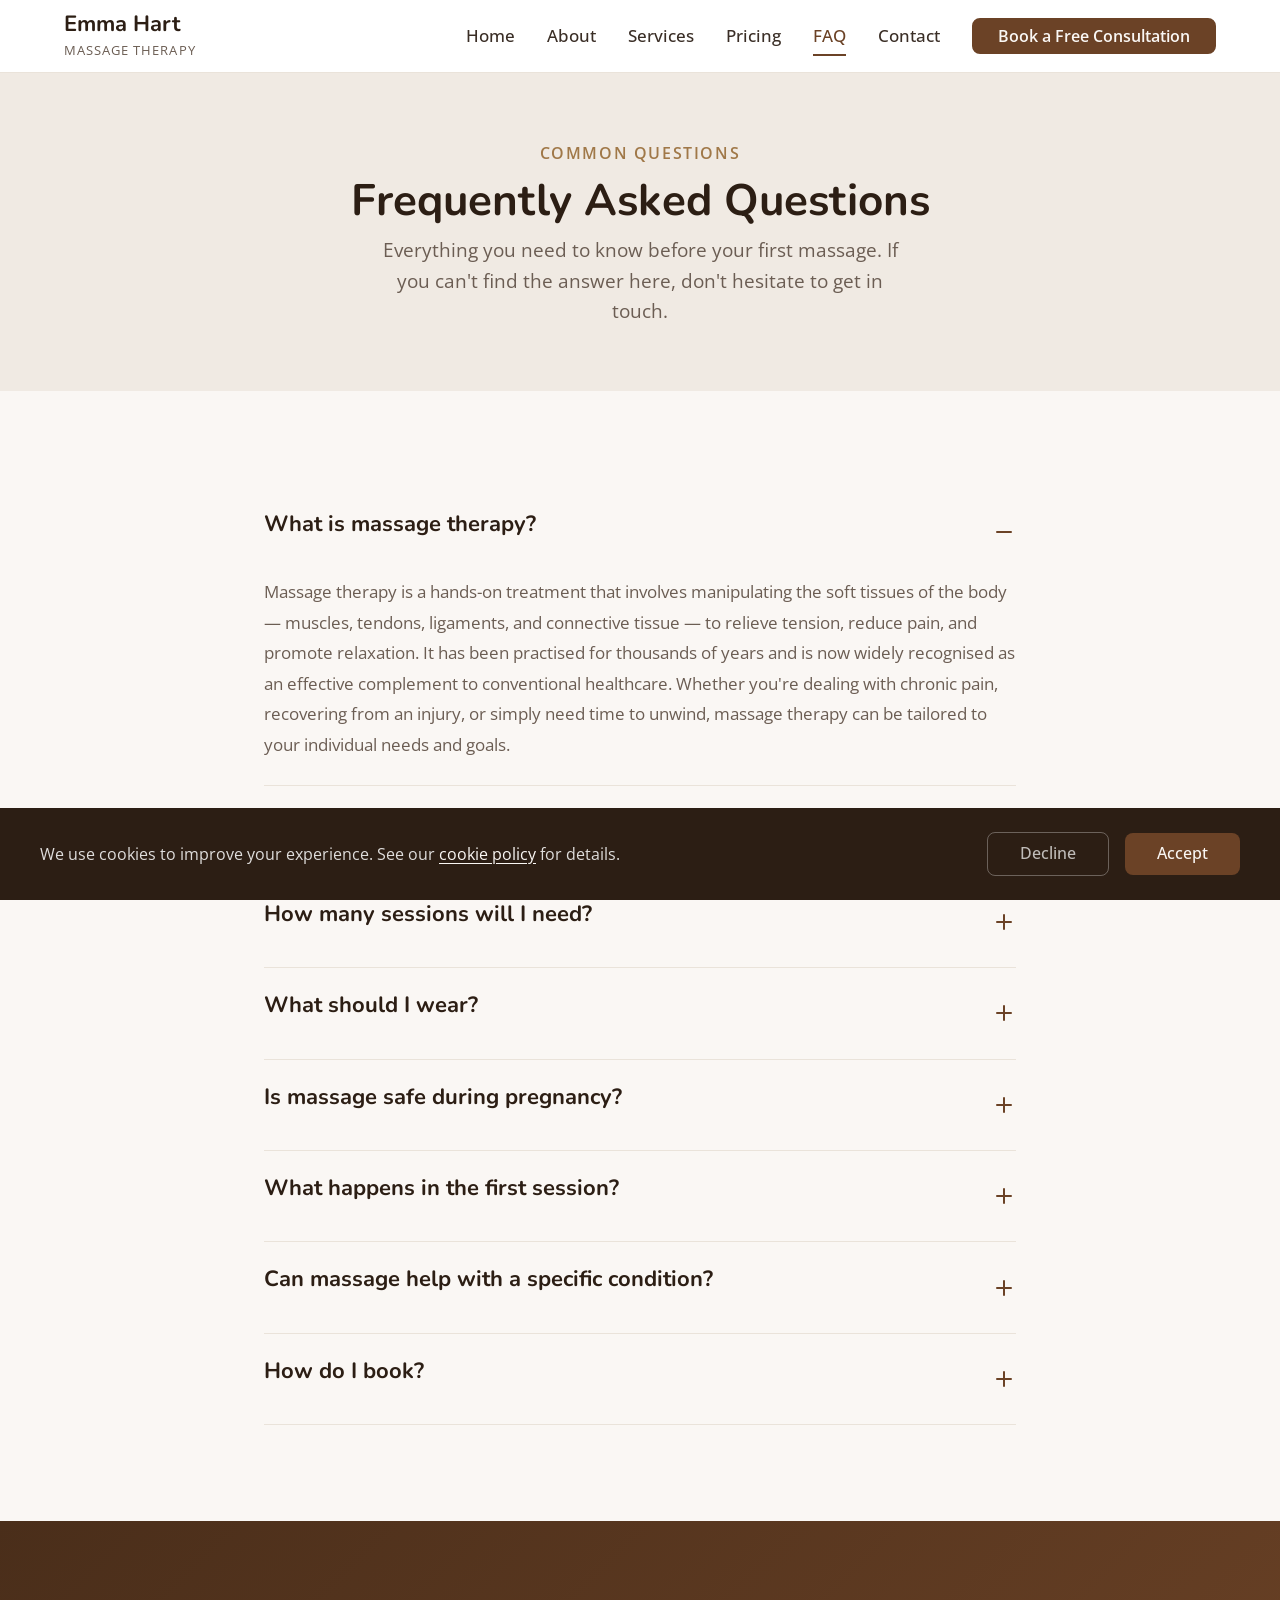
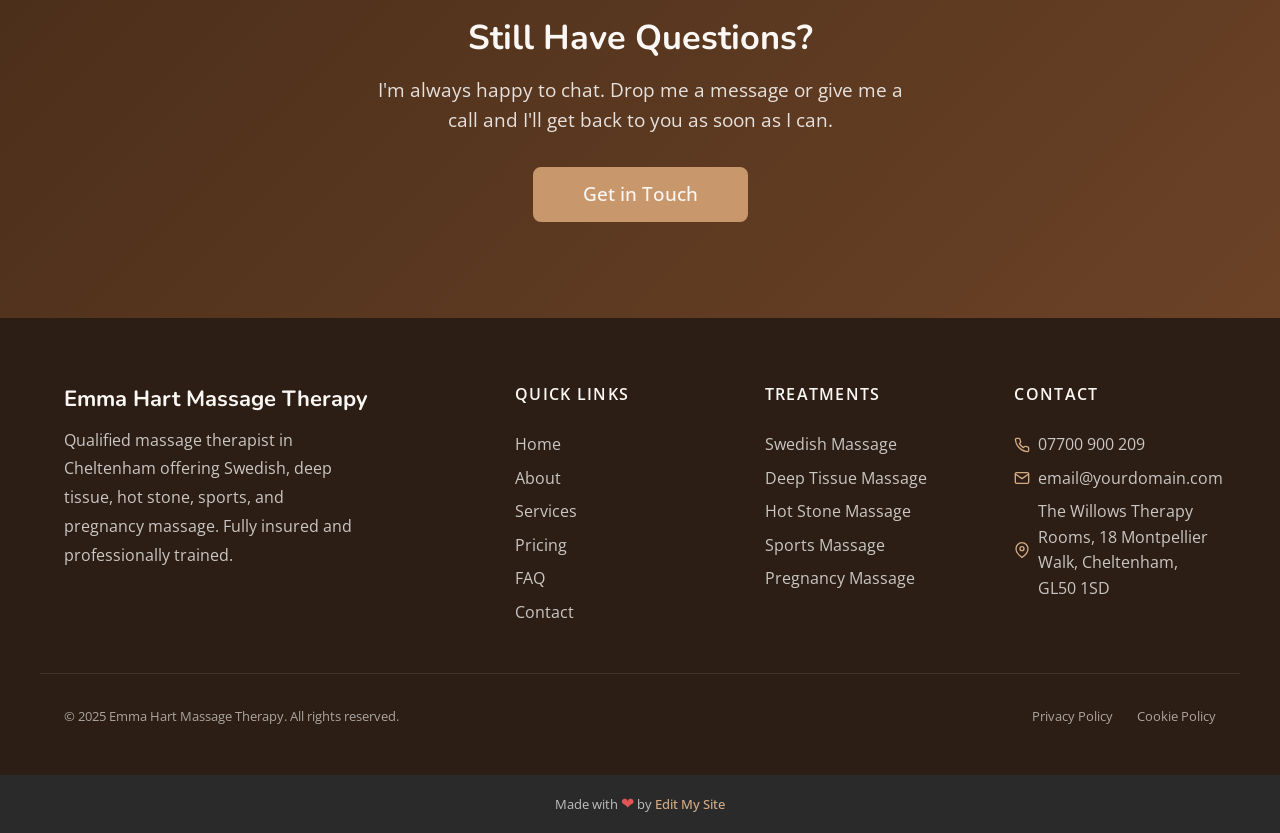
<file: faq.html>
<!DOCTYPE html>
<html lang="en">
<head>
  <meta charset="UTF-8">
  <meta name="viewport" content="width=device-width, initial-scale=1.0">
  <meta name="description" content="Frequently asked questions about massage therapy in Cheltenham. Find answers about treatments, what to expect, pregnancy massage, and how to book with Emma Hart.">
  <meta name="author" content="Emma Hart Massage Therapy">
  <title>FAQ — Emma Hart Massage Therapy</title>

  <link rel="canonical" href="https://trulyempoweredcode.github.io/demo-massage-therapist/faq.html">

  <meta property="og:type" content="website">
  <meta property="og:url" content="https://trulyempoweredcode.github.io/demo-massage-therapist/faq.html">
  <meta property="og:title" content="FAQ — Emma Hart Massage Therapy">
  <meta property="og:description" content="Frequently asked questions about massage therapy in Cheltenham. Find answers about treatments, what to expect, and how to book.">
  <meta property="og:image" content="https://trulyempoweredcode.github.io/demo-massage-therapist/images/hero.jpg">

  <meta name="twitter:card" content="summary_large_image">
  <meta name="twitter:title" content="FAQ — Emma Hart Massage Therapy">
  <meta name="twitter:description" content="Frequently asked questions about massage therapy in Cheltenham. Find answers about treatments, what to expect, and how to book.">
  <meta name="twitter:image" content="https://trulyempoweredcode.github.io/demo-massage-therapist/images/hero.jpg">

  <link rel="preconnect" href="https://fonts.googleapis.com">
  <link rel="preconnect" href="https://fonts.gstatic.com" crossorigin>

  <link rel="stylesheet" href="css/base.css">
  <link rel="stylesheet" href="css/components.css">
  <link rel="stylesheet" href="css/theme.css">
  <!-- PROFILE:schema -->
  <script type="application/ld+json">
  {
    "@context": "https://schema.org",
    "@type": "FAQPage",
    "mainEntity": [
      {
        "@type": "Question",
        "name": "What is massage therapy?",
        "acceptedAnswer": {
          "@type": "Answer",
          "text": "Massage therapy is a hands-on treatment that involves manipulating the soft tissues of the body to relieve tension, reduce pain, and promote relaxation and wellbeing."
        }
      },
      {
        "@type": "Question",
        "name": "Does massage hurt?",
        "acceptedAnswer": {
          "@type": "Answer",
          "text": "Massage should never be unbearably painful. Some deeper techniques may cause mild discomfort as tight muscles release, but I always work within your comfort level."
        }
      }
    ]
  }
  </script>
  <!-- /PROFILE:schema -->
</head>
<body>

  <a href="#main" class="skip-link">Skip to main content</a>

  <!-- SECTION: nav -->
  <nav class="nav" role="navigation" aria-label="Main navigation">
    <div class="container nav__inner">
      <a href="index.html" class="nav__brand">
        <!-- PROFILE:logo --><!-- /PROFILE:logo -->
        <span class="nav__name"><!-- PROFILE:site_title -->Emma Hart<!-- /PROFILE:site_title --></span>
        <span class="nav__title"><!-- PROFILE:site_slogan -->Massage Therapy<!-- /PROFILE:site_slogan --></span>
      </a>
      <div class="nav__links">
        <a href="index.html" class="nav__link">Home</a>
        <a href="about.html" class="nav__link">About</a>
        <a href="services.html" class="nav__link">Services</a>
        <a href="pricing.html" class="nav__link">Pricing</a>
        <a href="faq.html" class="nav__link nav__link--active">FAQ</a>
        <a href="contact.html" class="nav__link">Contact</a>
        <a href="contact.html" class="btn btn--primary nav__cta">Book a Free Consultation</a>
      </div>
      <button class="nav__toggle" aria-label="Toggle menu" aria-expanded="false" aria-controls="mobile-menu">
        <span class="nav__toggle-bar"></span>
        <span class="nav__toggle-bar"></span>
        <span class="nav__toggle-bar"></span>
      </button>
    </div>
    <div class="nav__mobile" id="mobile-menu" role="menu">
      <a href="index.html" class="nav__link" role="menuitem">Home</a>
      <a href="about.html" class="nav__link" role="menuitem">About</a>
      <a href="services.html" class="nav__link" role="menuitem">Services</a>
      <a href="pricing.html" class="nav__link" role="menuitem">Pricing</a>
      <a href="faq.html" class="nav__link nav__link--active" role="menuitem">FAQ</a>
      <a href="contact.html" class="nav__link" role="menuitem">Contact</a>
      <a href="contact.html" class="btn btn--primary" role="menuitem">Book a Free Consultation</a>
    </div>
  </nav>
  <!-- /SECTION: nav -->

  <!-- Compact scroll header -->
  <div class="nav-scroll" aria-hidden="true">
    <div class="container nav-scroll__inner">
      <div class="nav-scroll__brand">
        <span class="nav-scroll__name"><!-- PROFILE:site_title -->Emma Hart<!-- /PROFILE:site_title --></span>
        <span class="nav-scroll__title"><!-- PROFILE:site_slogan -->Massage Therapy<!-- /PROFILE:site_slogan --></span>
      </div>
      <div class="nav-scroll__right">
        <a href="tel:07700900209" class="nav-scroll__phone">
          <svg xmlns="http://www.w3.org/2000/svg" viewBox="0 0 24 24" fill="none" stroke="currentColor" stroke-width="2" stroke-linecap="round" stroke-linejoin="round"><path d="M22 16.92v3a2 2 0 0 1-2.18 2 19.79 19.79 0 0 1-8.63-3.07 19.5 19.5 0 0 1-6-6 19.79 19.79 0 0 1-3.07-8.67A2 2 0 0 1 4.11 2h3a2 2 0 0 1 2 1.72c.127.96.361 1.903.7 2.81a2 2 0 0 1-.45 2.11L8.09 9.91a16 16 0 0 0 6 6l1.27-1.27a2 2 0 0 1 2.11-.45c.907.339 1.85.573 2.81.7A2 2 0 0 1 22 16.92z"></path></svg>
          07700 900 209
        </a>
        <a href="tel:07700900209" class="nav-scroll__phone-icon" aria-label="Call us">
          <svg xmlns="http://www.w3.org/2000/svg" viewBox="0 0 24 24" fill="none" stroke="currentColor" stroke-width="2" stroke-linecap="round" stroke-linejoin="round"><path d="M22 16.92v3a2 2 0 0 1-2.18 2 19.79 19.79 0 0 1-8.63-3.07 19.5 19.5 0 0 1-6-6 19.79 19.79 0 0 1-3.07-8.67A2 2 0 0 1 4.11 2h3a2 2 0 0 1 2 1.72c.127.96.361 1.903.7 2.81a2 2 0 0 1-.45 2.11L8.09 9.91a16 16 0 0 0 6 6l1.27-1.27a2 2 0 0 1 2.11-.45c.907.339 1.85.573 2.81.7A2 2 0 0 1 22 16.92z"></path></svg>
        </a>
        <button class="nav-scroll__toggle" aria-label="Toggle menu">
          <span class="nav-scroll__toggle-bar"></span>
          <span class="nav-scroll__toggle-bar"></span>
          <span class="nav-scroll__toggle-bar"></span>
        </button>
      </div>
    </div>
  </div>

  <main id="main">

    <!-- SECTION: page-header -->
    <section class="page-header">
      <div class="container">
        <span class="section-label">Common Questions</span>
        <h1>Frequently Asked Questions</h1>
        <p>Everything you need to know before your first massage. If you can't find the answer here, don't hesitate to get in touch.</p>
      </div>
    </section>
    <!-- /SECTION: page-header -->

    <!-- SECTION: faq -->
    <section class="section">
      <div class="container container--narrow">
        <div class="accordion">

          <div class="accordion__item accordion__item--open">
            <button class="accordion__trigger" aria-expanded="true">
              <h4>What is massage therapy?</h4>
              <svg class="accordion__icon" xmlns="http://www.w3.org/2000/svg" viewBox="0 0 24 24" fill="none" stroke="currentColor" stroke-width="2" stroke-linecap="round" stroke-linejoin="round"><line x1="5" y1="12" x2="19" y2="12"></line><line class="accordion__icon-vertical" x1="12" y1="5" x2="12" y2="19"></line></svg>
            </button>
            <div class="accordion__content">
              <p>Massage therapy is a hands-on treatment that involves manipulating the soft tissues of the body — muscles, tendons, ligaments, and connective tissue — to relieve tension, reduce pain, and promote relaxation. It has been practised for thousands of years and is now widely recognised as an effective complement to conventional healthcare. Whether you're dealing with chronic pain, recovering from an injury, or simply need time to unwind, massage therapy can be tailored to your individual needs and goals.</p>
            </div>
          </div>

          <div class="accordion__item">
            <button class="accordion__trigger" aria-expanded="false">
              <h4>Does massage hurt?</h4>
              <svg class="accordion__icon" xmlns="http://www.w3.org/2000/svg" viewBox="0 0 24 24" fill="none" stroke="currentColor" stroke-width="2" stroke-linecap="round" stroke-linejoin="round"><line x1="5" y1="12" x2="19" y2="12"></line><line class="accordion__icon-vertical" x1="12" y1="5" x2="12" y2="19"></line></svg>
            </button>
            <div class="accordion__content">
              <p>Massage should never be unbearably painful. Some deeper techniques — particularly during deep tissue or sports massage — may cause mild discomfort as tight muscles and knots are worked through, but this is a productive discomfort that quickly eases. I always check in with you throughout the session and adjust the pressure to suit your comfort level. If anything feels too much at any point, just let me know and I'll adapt the treatment straight away. Your comfort and safety are always my top priority.</p>
            </div>
          </div>

          <div class="accordion__item">
            <button class="accordion__trigger" aria-expanded="false">
              <h4>How many sessions will I need?</h4>
              <svg class="accordion__icon" xmlns="http://www.w3.org/2000/svg" viewBox="0 0 24 24" fill="none" stroke="currentColor" stroke-width="2" stroke-linecap="round" stroke-linejoin="round"><line x1="5" y1="12" x2="19" y2="12"></line><line class="accordion__icon-vertical" x1="12" y1="5" x2="12" y2="19"></line></svg>
            </button>
            <div class="accordion__content">
              <p>This depends entirely on your individual needs and what you'd like to achieve. Many clients feel a significant improvement after just one session, particularly for general relaxation and stress relief. For chronic pain, recurring tension, or specific injuries, a course of regular treatments — typically every one to two weeks — tends to produce the best results. For ongoing maintenance and wellbeing, monthly sessions work well for most people. We'll discuss a treatment plan that suits your needs and budget during your consultation.</p>
            </div>
          </div>

          <div class="accordion__item">
            <button class="accordion__trigger" aria-expanded="false">
              <h4>What should I wear?</h4>
              <svg class="accordion__icon" xmlns="http://www.w3.org/2000/svg" viewBox="0 0 24 24" fill="none" stroke="currentColor" stroke-width="2" stroke-linecap="round" stroke-linejoin="round"><line x1="5" y1="12" x2="19" y2="12"></line><line class="accordion__icon-vertical" x1="12" y1="5" x2="12" y2="19"></line></svg>
            </button>
            <div class="accordion__content">
              <p>Wear whatever is comfortable for you to travel in — there's no special dress code. During the massage, you'll undress to your level of comfort and be covered with fresh towels throughout. Only the area being worked on is uncovered at any time, and I'll always step out of the room to give you privacy while you get settled on the table. Many clients undress to their underwear, but you're welcome to keep on as much clothing as you feel comfortable with. The most important thing is that you feel relaxed and at ease.</p>
            </div>
          </div>

          <div class="accordion__item">
            <button class="accordion__trigger" aria-expanded="false">
              <h4>Is massage safe during pregnancy?</h4>
              <svg class="accordion__icon" xmlns="http://www.w3.org/2000/svg" viewBox="0 0 24 24" fill="none" stroke="currentColor" stroke-width="2" stroke-linecap="round" stroke-linejoin="round"><line x1="5" y1="12" x2="19" y2="12"></line><line class="accordion__icon-vertical" x1="12" y1="5" x2="12" y2="19"></line></svg>
            </button>
            <div class="accordion__content">
              <p>Yes, I offer pregnancy massage for clients who are past their first trimester (from 13 weeks onwards). Pregnancy massage uses specially adapted techniques and positioning to keep you comfortable and safe throughout. It can help with common pregnancy-related discomfort such as lower back pain, swollen ankles, hip tension, and difficulty sleeping. Please let me know about your pregnancy when booking so I can prepare the treatment room with the right support cushions and plan the session accordingly. If you have any complications or concerns, I may recommend checking with your midwife or GP first.</p>
            </div>
          </div>

          <div class="accordion__item">
            <button class="accordion__trigger" aria-expanded="false">
              <h4>What happens in the first session?</h4>
              <svg class="accordion__icon" xmlns="http://www.w3.org/2000/svg" viewBox="0 0 24 24" fill="none" stroke="currentColor" stroke-width="2" stroke-linecap="round" stroke-linejoin="round"><line x1="5" y1="12" x2="19" y2="12"></line><line class="accordion__icon-vertical" x1="12" y1="5" x2="12" y2="19"></line></svg>
            </button>
            <div class="accordion__content">
              <p>Your first visit begins with a short consultation — around 10 to 15 minutes — where I'll ask about your medical history, lifestyle, areas of tension or pain, and what you'd like to achieve from the treatment. This helps me tailor the session specifically to your needs. After that, I'll leave the room while you get comfortable on the treatment table. The massage then begins, and I'll check in with you throughout to make sure the pressure and technique feel right. Afterwards, I'll offer personalised aftercare advice including stretches and self-care tips to help you get the most from your treatment.</p>
            </div>
          </div>

          <div class="accordion__item">
            <button class="accordion__trigger" aria-expanded="false">
              <h4>Can massage help with a specific condition?</h4>
              <svg class="accordion__icon" xmlns="http://www.w3.org/2000/svg" viewBox="0 0 24 24" fill="none" stroke="currentColor" stroke-width="2" stroke-linecap="round" stroke-linejoin="round"><line x1="5" y1="12" x2="19" y2="12"></line><line class="accordion__icon-vertical" x1="12" y1="5" x2="12" y2="19"></line></svg>
            </button>
            <div class="accordion__content">
              <p>Massage therapy can be beneficial for a wide range of conditions including chronic back and neck pain, tension headaches, sports injuries, sciatica, repetitive strain injuries, fibromyalgia, anxiety, and stress-related tension. While I can't diagnose or treat medical conditions, many clients find that regular massage significantly reduces their symptoms and improves their quality of life. If you're unsure whether massage is suitable for your particular situation, I'm happy to have a chat about it — just get in touch and we can discuss your needs before you commit to anything.</p>
            </div>
          </div>

          <div class="accordion__item">
            <button class="accordion__trigger" aria-expanded="false">
              <h4>How do I book?</h4>
              <svg class="accordion__icon" xmlns="http://www.w3.org/2000/svg" viewBox="0 0 24 24" fill="none" stroke="currentColor" stroke-width="2" stroke-linecap="round" stroke-linejoin="round"><line x1="5" y1="12" x2="19" y2="12"></line><line class="accordion__icon-vertical" x1="12" y1="5" x2="12" y2="19"></line></svg>
            </button>
            <div class="accordion__content">
              <p>Booking is easy. You can call me on <a href="tel:07700900209">07700 900 209</a>, send an email to <a href="mailto:email@yourdomain.com">email@yourdomain.com</a>, or use the contact form on my <a href="contact.html">contact page</a>. If you're not sure which treatment is right for you, I offer a free 15-minute phone consultation where we can chat through your needs with no obligation. I'll do my best to find an appointment time that works around your schedule, with evening and Saturday slots available.</p>
            </div>
          </div>

        </div>
      </div>
    </section>
    <!-- /SECTION: faq -->

    <!-- SECTION: cta -->
    <section class="section cta-banner">
      <div class="container text-center">
        <h2>Still Have Questions?</h2>
        <p>I'm always happy to chat. Drop me a message or give me a call and I'll get back to you as soon as I can.</p>
        <div class="cta-banner__buttons">
          <a href="contact.html" class="btn btn--accent">Get in Touch</a>
        </div>
      </div>
    </section>
    <!-- /SECTION: cta -->

  </main>

  <!-- SECTION: footer -->
  <footer class="footer">
    <div class="container footer__inner">
      <div class="footer__brand">
        <p class="footer__brand-name">Emma Hart Massage Therapy</p>
        <p class="footer__brand-text">Qualified massage therapist in Cheltenham offering Swedish, deep tissue, hot stone, sports, and pregnancy massage. Fully insured and professionally trained.</p>
      </div>
      <div class="footer__col">
        <p class="footer__heading">Quick Links</p>
        <div class="footer__links">
          <a href="index.html" class="footer__link">Home</a>
          <a href="about.html" class="footer__link">About</a>
          <a href="services.html" class="footer__link">Services</a>
          <a href="pricing.html" class="footer__link">Pricing</a>
          <a href="faq.html" class="footer__link">FAQ</a>
          <a href="contact.html" class="footer__link">Contact</a>
        </div>
      </div>
      <div class="footer__col">
        <p class="footer__heading">Treatments</p>
        <div class="footer__links">
          <a href="services.html#service-swedish" class="footer__link">Swedish Massage</a>
          <a href="services.html#service-deep-tissue" class="footer__link">Deep Tissue Massage</a>
          <a href="services.html#service-hot-stone" class="footer__link">Hot Stone Massage</a>
          <a href="services.html#service-sports" class="footer__link">Sports Massage</a>
          <a href="services.html#service-pregnancy" class="footer__link">Pregnancy Massage</a>
        </div>
      </div>
      <div class="footer__col">
        <p class="footer__heading">Contact</p>
        <div class="footer__contact-item">
          <svg xmlns="http://www.w3.org/2000/svg" viewBox="0 0 24 24" fill="none" stroke="currentColor" stroke-width="2" stroke-linecap="round" stroke-linejoin="round"><path d="M22 16.92v3a2 2 0 0 1-2.18 2 19.79 19.79 0 0 1-8.63-3.07 19.5 19.5 0 0 1-6-6 19.79 19.79 0 0 1-3.07-8.67A2 2 0 0 1 4.11 2h3a2 2 0 0 1 2 1.72 12.84 12.84 0 0 0 .7 2.81 2 2 0 0 1-.45 2.11L8.09 9.91a16 16 0 0 0 6 6l1.27-1.27a2 2 0 0 1 2.11-.45 12.84 12.84 0 0 0 2.81.7A2 2 0 0 1 22 16.92z"></path></svg>
          <!-- PROFILE:phone_landline --><span>07700 900 209</span><!-- /PROFILE:phone_landline -->
        </div>
        <div class="footer__contact-item">
          <svg xmlns="http://www.w3.org/2000/svg" viewBox="0 0 24 24" fill="none" stroke="currentColor" stroke-width="2" stroke-linecap="round" stroke-linejoin="round"><path d="M4 4h16c1.1 0 2 .9 2 2v12c0 1.1-.9 2-2 2H4c-1.1 0-2-.9-2-2V6c0-1.1.9-2 2-2z"></path><polyline points="22,6 12,13 2,6"></polyline></svg>
          <!-- PROFILE:email --><a href="mailto:email@yourdomain.com">email@yourdomain.com</a><!-- /PROFILE:email -->
        </div>
        <div class="footer__contact-item">
          <svg xmlns="http://www.w3.org/2000/svg" viewBox="0 0 24 24" fill="none" stroke="currentColor" stroke-width="2" stroke-linecap="round" stroke-linejoin="round"><path d="M21 10c0 7-9 13-9 13s-9-6-9-13a9 9 0 0 1 18 0z"></path><circle cx="12" cy="10" r="3"></circle></svg>
          <!-- PROFILE:address --><span>The Willows Therapy Rooms, 18 Montpellier Walk, Cheltenham, GL50 1SD</span><!-- /PROFILE:address -->
        </div>
      </div>
    </div>
    <div class="container footer__bottom">
      <p class="footer__copyright">&copy; 2025 Emma Hart Massage Therapy. All rights reserved.</p>
      <div class="footer__legal">
        <a href="privacy.html">Privacy Policy</a>
        <a href="cookies-policy.html">Cookie Policy</a>
      </div>
    </div>
  </footer>
  <!-- /SECTION: footer -->

  <div class="site-credit">
    <p>Made with <span class="site-credit__heart" aria-label="love">&#10084;</span> by <a href="https://editmy.site" target="_blank" rel="noopener">Edit My Site</a></p>
  </div>

  <!-- Cookie Consent -->
  <div class="cookie-banner" role="dialog" aria-label="Cookie consent">
    <div class="cookie-banner__inner">
      <p class="cookie-banner__text">We use cookies to improve your experience. See our <a href="cookies-policy.html">cookie policy</a> for details.</p>
      <div class="cookie-banner__buttons"><button class="cookie-banner__accept">Accept</button><button class="cookie-banner__decline">Decline</button></div>
    </div>
  </div>

  <!-- Back to Top -->
  <button class="back-to-top" aria-label="Back to top">
    <svg xmlns="http://www.w3.org/2000/svg" viewBox="0 0 24 24" fill="none" stroke="currentColor" stroke-width="2" stroke-linecap="round" stroke-linejoin="round"><polyline points="18 15 12 9 6 15"></polyline></svg>
  </button>

  <script src="js/main.js"></script>
</body>
</html>
</file>
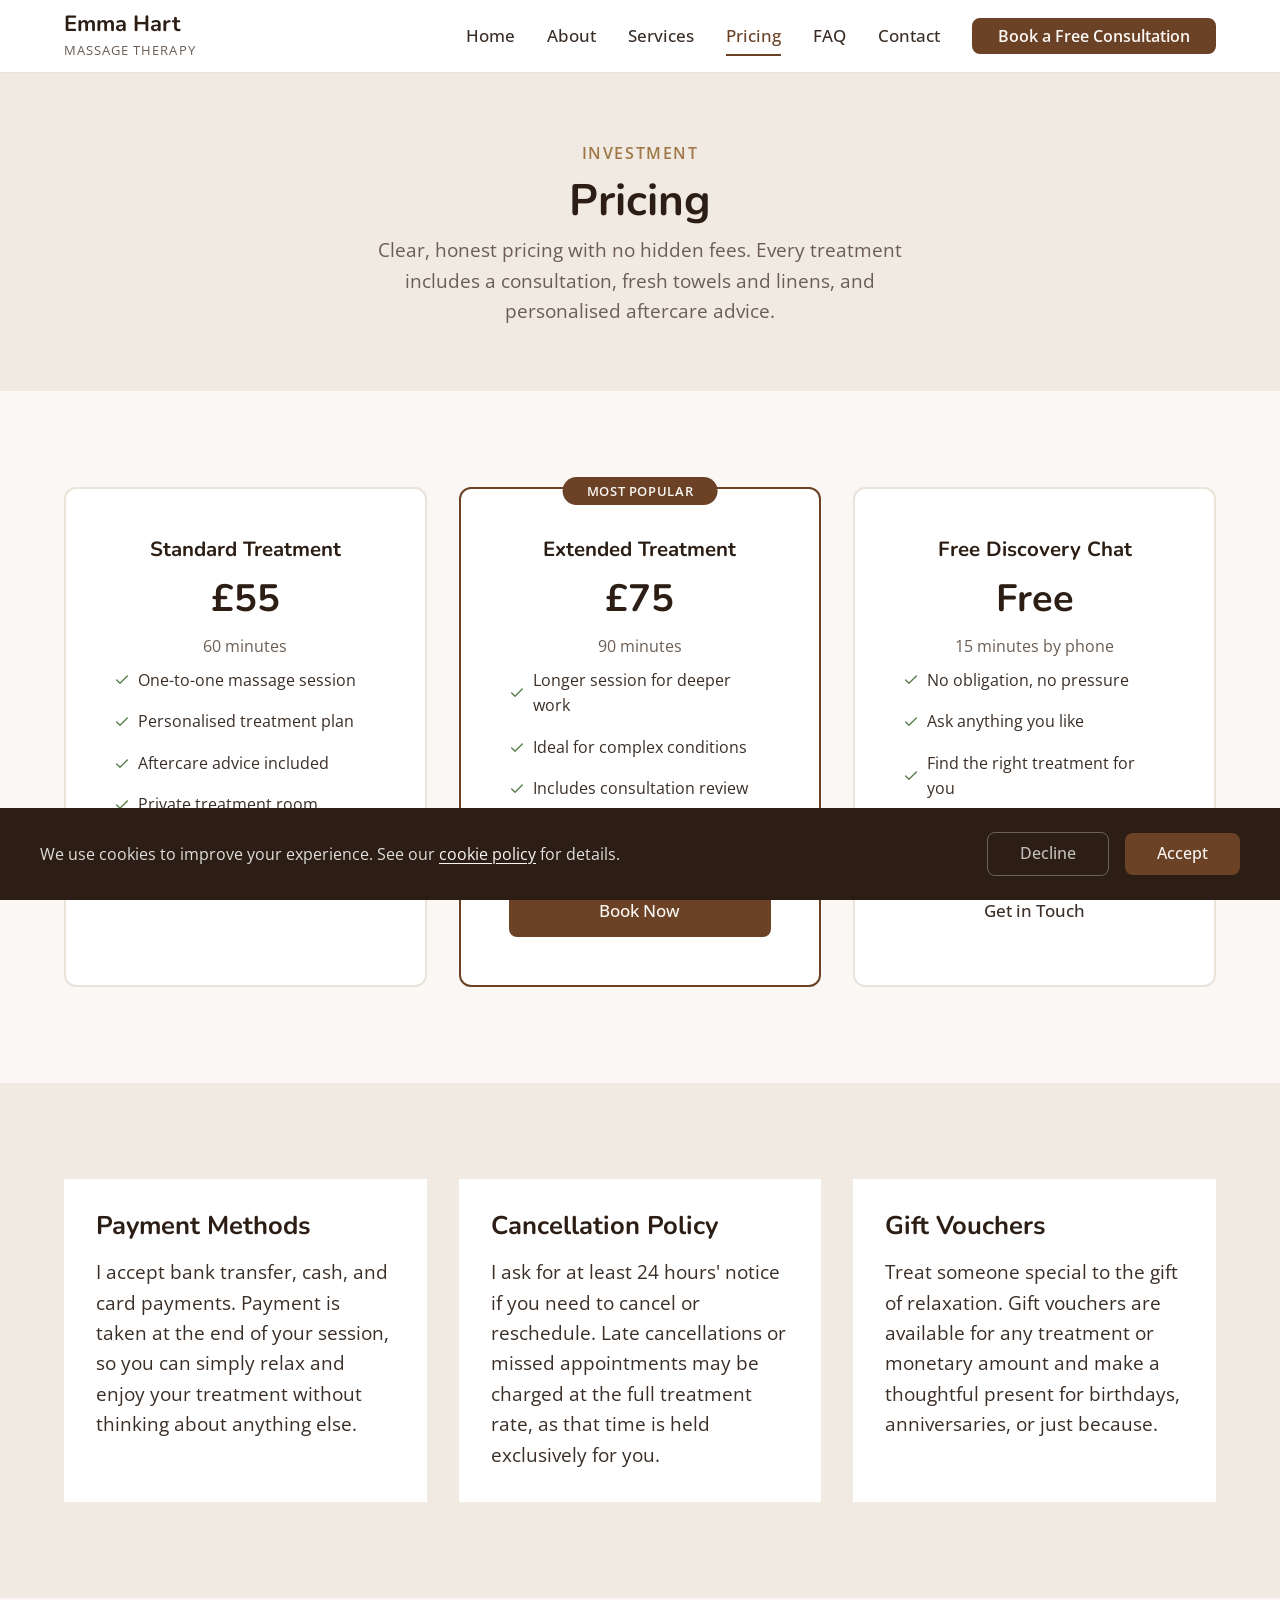
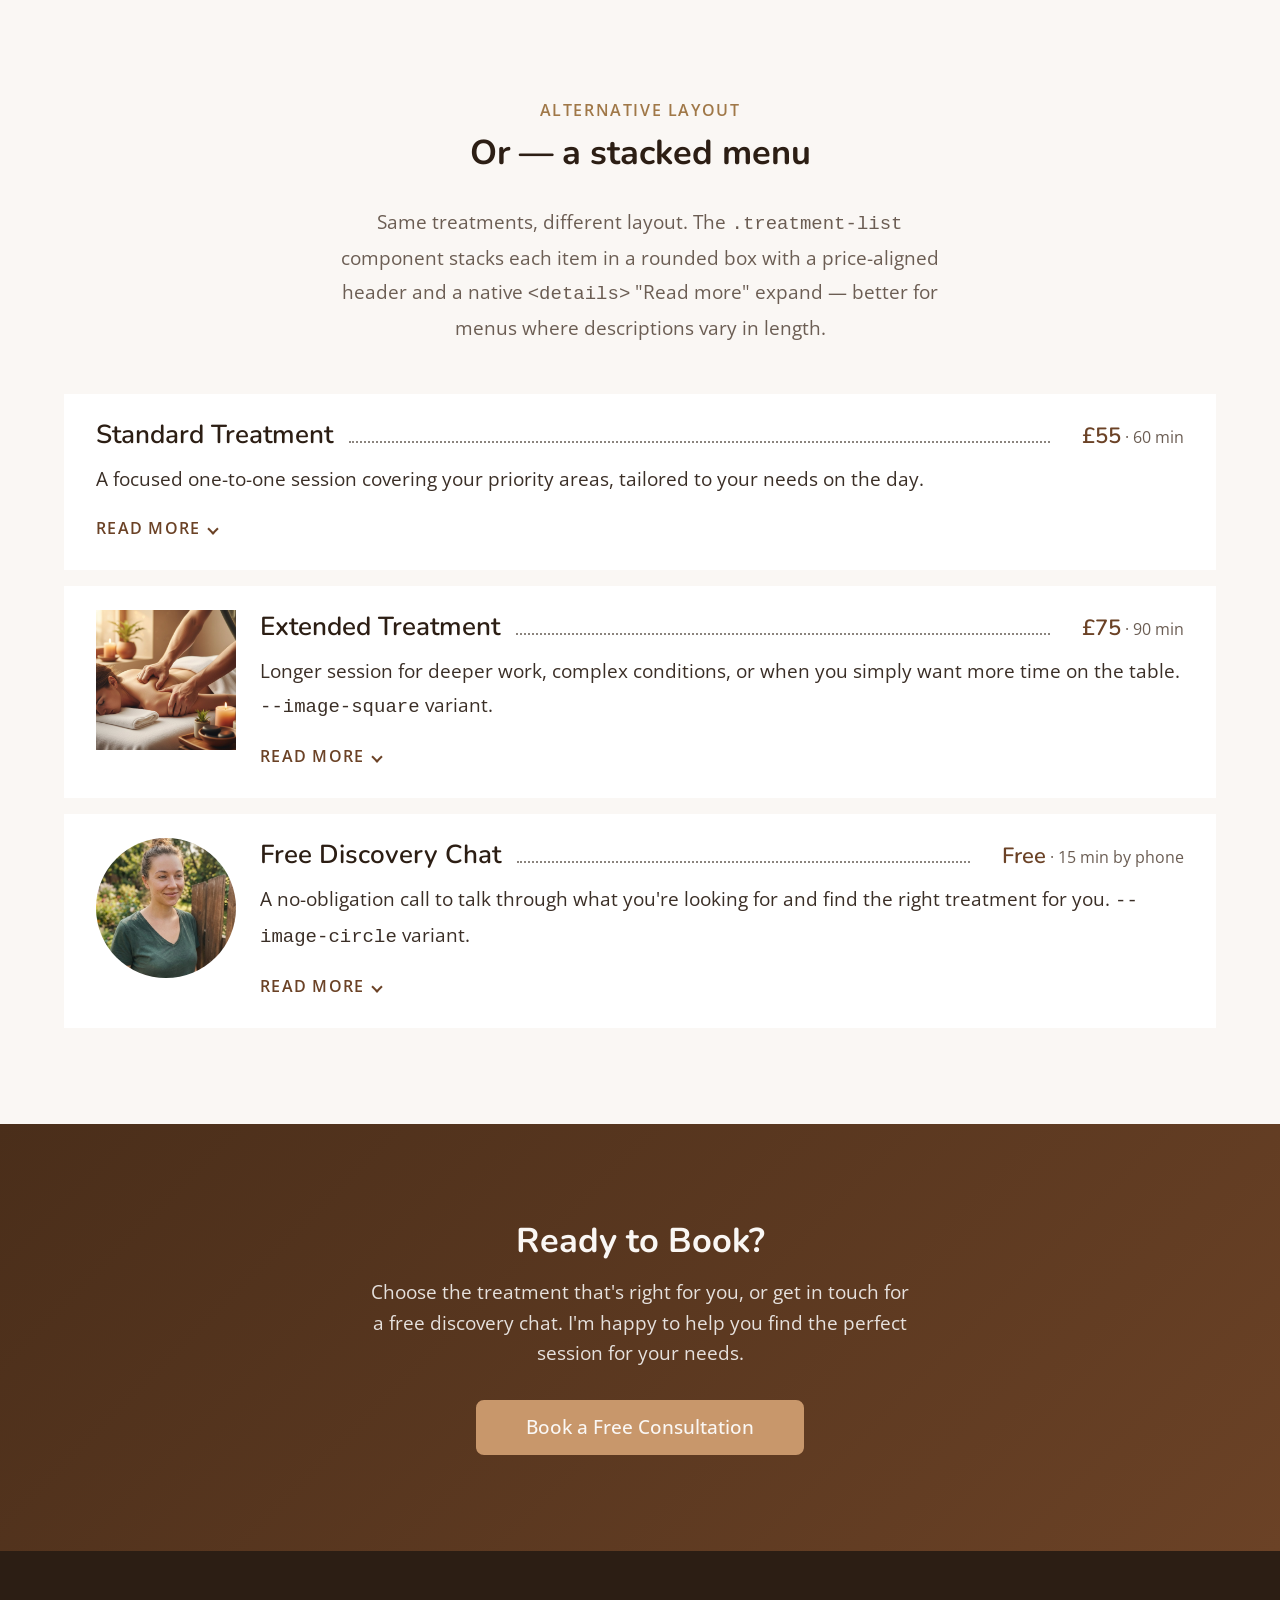
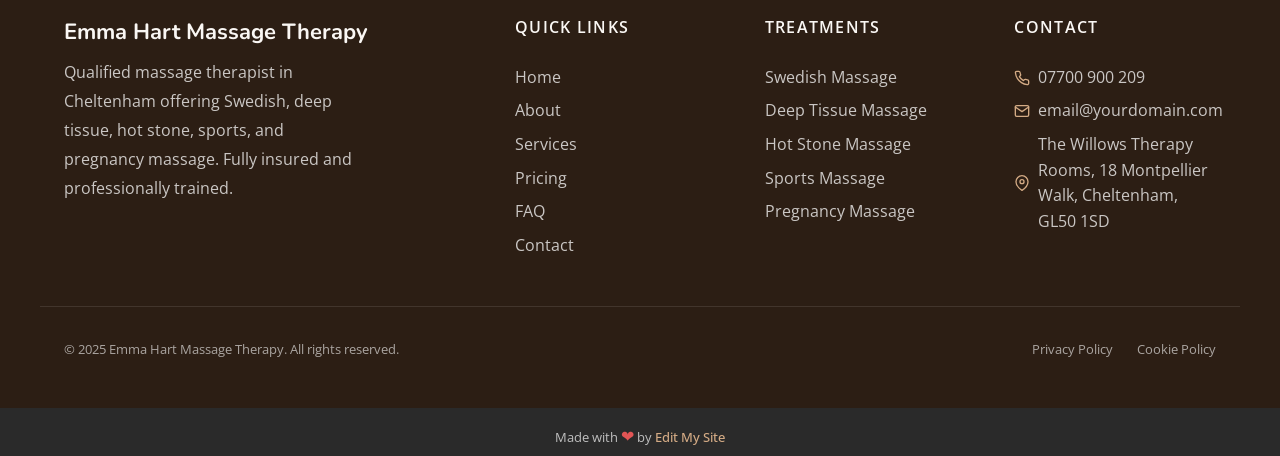
<file: pricing.html>
<!DOCTYPE html>
<html lang="en">
<head>
  <meta charset="UTF-8">
  <meta name="viewport" content="width=device-width, initial-scale=1.0">
  <meta name="description" content="Massage therapy pricing in Cheltenham. Clear, honest pricing for Swedish, deep tissue, hot stone, sports, and pregnancy massage. Book a free consultation with Emma Hart.">
  <meta name="author" content="Emma Hart Massage Therapy">
  <title>Pricing — Emma Hart Massage Therapy</title>

  <link rel="canonical" href="https://trulyempoweredcode.github.io/demo-massage-therapist/pricing.html">

  <meta property="og:type" content="website">
  <meta property="og:url" content="https://trulyempoweredcode.github.io/demo-massage-therapist/pricing.html">
  <meta property="og:title" content="Pricing — Emma Hart Massage Therapy">
  <meta property="og:description" content="Massage therapy pricing in Cheltenham. Clear, honest pricing for Swedish, deep tissue, hot stone, sports, and pregnancy massage.">
  <meta property="og:image" content="https://trulyempoweredcode.github.io/demo-massage-therapist/images/hero.jpg">

  <meta name="twitter:card" content="summary_large_image">
  <meta name="twitter:title" content="Pricing — Emma Hart Massage Therapy">
  <meta name="twitter:description" content="Massage therapy pricing in Cheltenham. Clear, honest pricing for Swedish, deep tissue, hot stone, sports, and pregnancy massage.">
  <meta name="twitter:image" content="https://trulyempoweredcode.github.io/demo-massage-therapist/images/hero.jpg">

  <link rel="preconnect" href="https://fonts.googleapis.com">
  <link rel="preconnect" href="https://fonts.gstatic.com" crossorigin>

  <link rel="stylesheet" href="css/base.css">
  <link rel="stylesheet" href="css/components.css">
  <link rel="stylesheet" href="css/theme.css">
  <!-- PROFILE:schema -->
  <script type="application/ld+json">
  {
    "@context": "https://schema.org",
    "@type": "LocalBusiness",
    "name": "Emma Hart Massage Therapy",
    "description": "Qualified massage therapist in Cheltenham offering Swedish, deep tissue, hot stone, sports, and pregnancy massage. Fully insured and professionally trained.",
    "url": "https://trulyempoweredcode.github.io/demo-massage-therapist",
    "telephone": "07700 900 209",
    "email": "email@yourdomain.com",
    "address": {
      "@type": "PostalAddress",
      "streetAddress": "The Willows Therapy Rooms, 18 Montpellier Walk",
      "addressLocality": "Cheltenham",
      "postalCode": "GL50 1SD",
      "addressCountry": "GB"
    },
    "openingHours": ["Mo-Fr 09:00-19:00", "Sa 09:00-14:00"],
    "image": "https://trulyempoweredcode.github.io/demo-massage-therapist/images/hero.jpg",
    "priceRange": "££"
  }
  </script>
  <!-- /PROFILE:schema -->
</head>
<body>

  <a href="#main" class="skip-link">Skip to main content</a>

  <!-- SECTION: nav -->
  <nav class="nav" role="navigation" aria-label="Main navigation">
    <div class="container nav__inner">
      <a href="index.html" class="nav__brand">
        <!-- PROFILE:logo --><!-- /PROFILE:logo -->
        <span class="nav__name"><!-- PROFILE:site_title -->Emma Hart<!-- /PROFILE:site_title --></span>
        <span class="nav__title"><!-- PROFILE:site_slogan -->Massage Therapy<!-- /PROFILE:site_slogan --></span>
      </a>
      <div class="nav__links">
        <a href="index.html" class="nav__link">Home</a>
        <a href="about.html" class="nav__link">About</a>
        <a href="services.html" class="nav__link">Services</a>
        <a href="pricing.html" class="nav__link nav__link--active">Pricing</a>
        <a href="faq.html" class="nav__link">FAQ</a>
        <a href="contact.html" class="nav__link">Contact</a>
        <a href="contact.html" class="btn btn--primary nav__cta">Book a Free Consultation</a>
      </div>
      <button class="nav__toggle" aria-label="Toggle menu" aria-expanded="false" aria-controls="mobile-menu">
        <span class="nav__toggle-bar"></span>
        <span class="nav__toggle-bar"></span>
        <span class="nav__toggle-bar"></span>
      </button>
    </div>
    <div class="nav__mobile" id="mobile-menu" role="menu">
      <a href="index.html" class="nav__link" role="menuitem">Home</a>
      <a href="about.html" class="nav__link" role="menuitem">About</a>
      <a href="services.html" class="nav__link" role="menuitem">Services</a>
      <a href="pricing.html" class="nav__link nav__link--active" role="menuitem">Pricing</a>
      <a href="faq.html" class="nav__link" role="menuitem">FAQ</a>
      <a href="contact.html" class="nav__link" role="menuitem">Contact</a>
      <a href="contact.html" class="btn btn--primary" role="menuitem">Book a Free Consultation</a>
    </div>
  </nav>
  <!-- /SECTION: nav -->

  <!-- Compact scroll header -->
  <div class="nav-scroll" aria-hidden="true">
    <div class="container nav-scroll__inner">
      <div class="nav-scroll__brand">
        <span class="nav-scroll__name"><!-- PROFILE:site_title -->Emma Hart<!-- /PROFILE:site_title --></span>
        <span class="nav-scroll__title"><!-- PROFILE:site_slogan -->Massage Therapy<!-- /PROFILE:site_slogan --></span>
      </div>
      <div class="nav-scroll__right">
        <a href="tel:07700900209" class="nav-scroll__phone">
          <svg xmlns="http://www.w3.org/2000/svg" viewBox="0 0 24 24" fill="none" stroke="currentColor" stroke-width="2" stroke-linecap="round" stroke-linejoin="round"><path d="M22 16.92v3a2 2 0 0 1-2.18 2 19.79 19.79 0 0 1-8.63-3.07 19.5 19.5 0 0 1-6-6 19.79 19.79 0 0 1-3.07-8.67A2 2 0 0 1 4.11 2h3a2 2 0 0 1 2 1.72c.127.96.361 1.903.7 2.81a2 2 0 0 1-.45 2.11L8.09 9.91a16 16 0 0 0 6 6l1.27-1.27a2 2 0 0 1 2.11-.45c.907.339 1.85.573 2.81.7A2 2 0 0 1 22 16.92z"></path></svg>
          07700 900 209
        </a>
        <a href="tel:07700900209" class="nav-scroll__phone-icon" aria-label="Call us">
          <svg xmlns="http://www.w3.org/2000/svg" viewBox="0 0 24 24" fill="none" stroke="currentColor" stroke-width="2" stroke-linecap="round" stroke-linejoin="round"><path d="M22 16.92v3a2 2 0 0 1-2.18 2 19.79 19.79 0 0 1-8.63-3.07 19.5 19.5 0 0 1-6-6 19.79 19.79 0 0 1-3.07-8.67A2 2 0 0 1 4.11 2h3a2 2 0 0 1 2 1.72c.127.96.361 1.903.7 2.81a2 2 0 0 1-.45 2.11L8.09 9.91a16 16 0 0 0 6 6l1.27-1.27a2 2 0 0 1 2.11-.45c.907.339 1.85.573 2.81.7A2 2 0 0 1 22 16.92z"></path></svg>
        </a>
        <button class="nav-scroll__toggle" aria-label="Toggle menu">
          <span class="nav-scroll__toggle-bar"></span>
          <span class="nav-scroll__toggle-bar"></span>
          <span class="nav-scroll__toggle-bar"></span>
        </button>
      </div>
    </div>
  </div>

  <main id="main">

    <!-- SECTION: page-header -->
    <section class="page-header">
      <div class="container">
        <span class="section-label">Investment</span>
        <h1>Pricing</h1>
        <p>Clear, honest pricing with no hidden fees. Every treatment includes a consultation, fresh towels and linens, and personalised aftercare advice.</p>
      </div>
    </section>
    <!-- /SECTION: page-header -->

    <!-- SECTION: pricing-cards -->
    <section class="section">
      <div class="container">
        <div class="grid grid--3">

          <div class="pricing-card">
            <div class="pricing-card__header">
              <h3 class="pricing-card__title">Standard Treatment</h3>
              <div class="pricing-card__price">&pound;55</div>
              <p class="pricing-card__duration">60 minutes</p>
            </div>
            <div class="pricing-card__body">
              <ul class="pricing-card__features">
                <li class="pricing-card__feature">
                  <svg xmlns="http://www.w3.org/2000/svg" viewBox="0 0 24 24" fill="none" stroke="currentColor" stroke-width="2" stroke-linecap="round" stroke-linejoin="round"><polyline points="20 6 9 17 4 12"></polyline></svg>
                  One-to-one massage session
                </li>
                <li class="pricing-card__feature">
                  <svg xmlns="http://www.w3.org/2000/svg" viewBox="0 0 24 24" fill="none" stroke="currentColor" stroke-width="2" stroke-linecap="round" stroke-linejoin="round"><polyline points="20 6 9 17 4 12"></polyline></svg>
                  Personalised treatment plan
                </li>
                <li class="pricing-card__feature">
                  <svg xmlns="http://www.w3.org/2000/svg" viewBox="0 0 24 24" fill="none" stroke="currentColor" stroke-width="2" stroke-linecap="round" stroke-linejoin="round"><polyline points="20 6 9 17 4 12"></polyline></svg>
                  Aftercare advice included
                </li>
                <li class="pricing-card__feature">
                  <svg xmlns="http://www.w3.org/2000/svg" viewBox="0 0 24 24" fill="none" stroke="currentColor" stroke-width="2" stroke-linecap="round" stroke-linejoin="round"><polyline points="20 6 9 17 4 12"></polyline></svg>
                  Private treatment room
                </li>
              </ul>
            </div>
            <div class="pricing-card__footer">
              <a href="contact.html" class="btn btn--outline btn--block">Book Now</a>
            </div>
          </div>

          <div class="pricing-card pricing-card--featured">
            <div class="pricing-card__badge">Most Popular</div>
            <div class="pricing-card__header">
              <h3 class="pricing-card__title">Extended Treatment</h3>
              <div class="pricing-card__price">&pound;75</div>
              <p class="pricing-card__duration">90 minutes</p>
            </div>
            <div class="pricing-card__body">
              <ul class="pricing-card__features">
                <li class="pricing-card__feature">
                  <svg xmlns="http://www.w3.org/2000/svg" viewBox="0 0 24 24" fill="none" stroke="currentColor" stroke-width="2" stroke-linecap="round" stroke-linejoin="round"><polyline points="20 6 9 17 4 12"></polyline></svg>
                  Longer session for deeper work
                </li>
                <li class="pricing-card__feature">
                  <svg xmlns="http://www.w3.org/2000/svg" viewBox="0 0 24 24" fill="none" stroke="currentColor" stroke-width="2" stroke-linecap="round" stroke-linejoin="round"><polyline points="20 6 9 17 4 12"></polyline></svg>
                  Ideal for complex conditions
                </li>
                <li class="pricing-card__feature">
                  <svg xmlns="http://www.w3.org/2000/svg" viewBox="0 0 24 24" fill="none" stroke="currentColor" stroke-width="2" stroke-linecap="round" stroke-linejoin="round"><polyline points="20 6 9 17 4 12"></polyline></svg>
                  Includes consultation review
                </li>
                <li class="pricing-card__feature">
                  <svg xmlns="http://www.w3.org/2000/svg" viewBox="0 0 24 24" fill="none" stroke="currentColor" stroke-width="2" stroke-linecap="round" stroke-linejoin="round"><polyline points="20 6 9 17 4 12"></polyline></svg>
                  Personalised aftercare plan
                </li>
              </ul>
            </div>
            <div class="pricing-card__footer">
              <a href="contact.html" class="btn btn--primary btn--block">Book Now</a>
            </div>
          </div>

          <div class="pricing-card">
            <div class="pricing-card__header">
              <h3 class="pricing-card__title">Free Discovery Chat</h3>
              <div class="pricing-card__price">Free</div>
              <p class="pricing-card__duration">15 minutes by phone</p>
            </div>
            <div class="pricing-card__body">
              <ul class="pricing-card__features">
                <li class="pricing-card__feature">
                  <svg xmlns="http://www.w3.org/2000/svg" viewBox="0 0 24 24" fill="none" stroke="currentColor" stroke-width="2" stroke-linecap="round" stroke-linejoin="round"><polyline points="20 6 9 17 4 12"></polyline></svg>
                  No obligation, no pressure
                </li>
                <li class="pricing-card__feature">
                  <svg xmlns="http://www.w3.org/2000/svg" viewBox="0 0 24 24" fill="none" stroke="currentColor" stroke-width="2" stroke-linecap="round" stroke-linejoin="round"><polyline points="20 6 9 17 4 12"></polyline></svg>
                  Ask anything you like
                </li>
                <li class="pricing-card__feature">
                  <svg xmlns="http://www.w3.org/2000/svg" viewBox="0 0 24 24" fill="none" stroke="currentColor" stroke-width="2" stroke-linecap="round" stroke-linejoin="round"><polyline points="20 6 9 17 4 12"></polyline></svg>
                  Find the right treatment for you
                </li>
                <li class="pricing-card__feature">
                  <svg xmlns="http://www.w3.org/2000/svg" viewBox="0 0 24 24" fill="none" stroke="currentColor" stroke-width="2" stroke-linecap="round" stroke-linejoin="round"><polyline points="20 6 9 17 4 12"></polyline></svg>
                  Discuss your needs and goals
                </li>
              </ul>
            </div>
            <div class="pricing-card__footer">
              <a href="contact.html" class="btn btn--outline btn--block">Get in Touch</a>
            </div>
          </div>

        </div>
      </div>
    </section>
    <!-- /SECTION: pricing-cards -->

    <!-- SECTION: info-cards -->
    <section class="section section--alt">
      <div class="container">
        <div class="grid grid--3">

          <div class="card">
            <div class="card__body">
              <h3>Payment Methods</h3>
              <p>I accept bank transfer, cash, and card payments. Payment is taken at the end of your session, so you can simply relax and enjoy your treatment without thinking about anything else.</p>
            </div>
          </div>

          <div class="card">
            <div class="card__body">
              <h3>Cancellation Policy</h3>
              <p>I ask for at least 24 hours' notice if you need to cancel or reschedule. Late cancellations or missed appointments may be charged at the full treatment rate, as that time is held exclusively for you.</p>
            </div>
          </div>

          <div class="card">
            <div class="card__body">
              <h3>Gift Vouchers</h3>
              <p>Treat someone special to the gift of relaxation. Gift vouchers are available for any treatment or monetary amount and make a thoughtful present for birthdays, anniversaries, or just because.</p>
            </div>
          </div>

        </div>
      </div>
    </section>
    <!-- /SECTION: info-cards -->

    <!-- SECTION: treatment-list (alternate pattern showcase, v1.5.1) -->
    <section class="section">
      <div class="container">
        <div class="text-center" style="margin-bottom: var(--space-2xl);">
          <span class="section-label">Alternative Layout</span>
          <h2>Or — a stacked menu</h2>
          <p class="section-subtitle" style="margin-left: auto; margin-right: auto;">Same treatments, different layout. The <code>.treatment-list</code> component stacks each item in a rounded box with a price-aligned header and a native <code>&lt;details&gt;</code> "Read more" expand — better for menus where descriptions vary in length.</p>
        </div>
        <div class="treatment-list">

          <div class="treatment-list__item">
            <div class="treatment-list__head">
              <h3 class="treatment-list__title">Standard Treatment</h3>
              <div class="treatment-list__price">&pound;55<span class="treatment-list__duration">· 60 min</span></div>
            </div>
            <p class="treatment-list__summary">A focused one-to-one session covering your priority areas, tailored to your needs on the day.</p>
            <details class="treatment-list__details">
              <summary>Read more</summary>
              <div class="treatment-list__body">
                <p>Every standard session begins with a brief consultation so we can agree the focus for the hour. From there, the treatment is yours — relaxation, deep work, or a blend of both. Includes a personalised aftercare plan and tips on what to do between sessions.</p>
                <ul>
                  <li>One-to-one massage session</li>
                  <li>Personalised treatment plan</li>
                  <li>Aftercare advice included</li>
                  <li>Private treatment room</li>
                </ul>
                <a href="contact.html" class="btn btn--primary">Book this treatment</a>
              </div>
            </details>
          </div>

          <div class="treatment-list__item treatment-list__item--image-square">
            <div class="treatment-list__image"><img src="images/service-deep-tissue.jpg" alt="Deep-tissue massage in progress"></div>
            <div class="treatment-list__content">
              <div class="treatment-list__head">
                <h3 class="treatment-list__title">Extended Treatment</h3>
                <div class="treatment-list__price">&pound;75<span class="treatment-list__duration">· 90 min</span></div>
              </div>
              <p class="treatment-list__summary">Longer session for deeper work, complex conditions, or when you simply want more time on the table. <code>--image-square</code> variant.</p>
              <details class="treatment-list__details">
                <summary>Read more</summary>
                <div class="treatment-list__body">
                  <p>The extended session gives space for thorough assessment, deeper bodywork, and a more complete consultation review. Ideal for clients with persistent tension, recovery from injury, or anyone wanting a more substantial reset.</p>
                  <ul>
                    <li>Longer session for deeper work</li>
                    <li>Ideal for complex conditions</li>
                    <li>Includes consultation review</li>
                    <li>Personalised aftercare plan</li>
                  </ul>
                  <a href="contact.html" class="btn btn--primary">Book this treatment</a>
                </div>
              </details>
            </div>
          </div>

          <div class="treatment-list__item treatment-list__item--image-circle">
            <div class="treatment-list__image"><img src="images/about-portrait.jpg" alt="Therapist portrait"></div>
            <div class="treatment-list__content">
              <div class="treatment-list__head">
                <h3 class="treatment-list__title">Free Discovery Chat</h3>
                <div class="treatment-list__price">Free<span class="treatment-list__duration">· 15 min by phone</span></div>
              </div>
              <p class="treatment-list__summary">A no-obligation call to talk through what you're looking for and find the right treatment for you. <code>--image-circle</code> variant.</p>
              <details class="treatment-list__details">
                <summary>Read more</summary>
                <div class="treatment-list__body">
                  <p>If you're not sure which treatment to book, or you'd like to ask anything before committing, the discovery chat is the easiest place to start. No pressure, no obligation — just a friendly conversation.</p>
                  <a href="contact.html" class="btn btn--primary">Get in touch</a>
                </div>
              </details>
            </div>
          </div>

        </div>
      </div>
    </section>
    <!-- /SECTION: treatment-list -->

    <!-- SECTION: cta -->
    <section class="section cta-banner">
      <div class="container text-center">
        <h2>Ready to Book?</h2>
        <p>Choose the treatment that's right for you, or get in touch for a free discovery chat. I'm happy to help you find the perfect session for your needs.</p>
        <div class="cta-banner__buttons">
          <a href="contact.html" class="btn btn--accent">Book a Free Consultation</a>
        </div>
      </div>
    </section>
    <!-- /SECTION: cta -->

  </main>

  <!-- SECTION: footer -->
  <footer class="footer">
    <div class="container footer__inner">
      <div class="footer__brand">
        <p class="footer__brand-name">Emma Hart Massage Therapy</p>
        <p class="footer__brand-text">Qualified massage therapist in Cheltenham offering Swedish, deep tissue, hot stone, sports, and pregnancy massage. Fully insured and professionally trained.</p>
      </div>
      <div class="footer__col">
        <p class="footer__heading">Quick Links</p>
        <div class="footer__links">
          <a href="index.html" class="footer__link">Home</a>
          <a href="about.html" class="footer__link">About</a>
          <a href="services.html" class="footer__link">Services</a>
          <a href="pricing.html" class="footer__link">Pricing</a>
          <a href="faq.html" class="footer__link">FAQ</a>
          <a href="contact.html" class="footer__link">Contact</a>
        </div>
      </div>
      <div class="footer__col">
        <p class="footer__heading">Treatments</p>
        <div class="footer__links">
          <a href="services.html#service-swedish" class="footer__link">Swedish Massage</a>
          <a href="services.html#service-deep-tissue" class="footer__link">Deep Tissue Massage</a>
          <a href="services.html#service-hot-stone" class="footer__link">Hot Stone Massage</a>
          <a href="services.html#service-sports" class="footer__link">Sports Massage</a>
          <a href="services.html#service-pregnancy" class="footer__link">Pregnancy Massage</a>
        </div>
      </div>
      <div class="footer__col">
        <p class="footer__heading">Contact</p>
        <div class="footer__contact-item">
          <svg xmlns="http://www.w3.org/2000/svg" viewBox="0 0 24 24" fill="none" stroke="currentColor" stroke-width="2" stroke-linecap="round" stroke-linejoin="round"><path d="M22 16.92v3a2 2 0 0 1-2.18 2 19.79 19.79 0 0 1-8.63-3.07 19.5 19.5 0 0 1-6-6 19.79 19.79 0 0 1-3.07-8.67A2 2 0 0 1 4.11 2h3a2 2 0 0 1 2 1.72 12.84 12.84 0 0 0 .7 2.81 2 2 0 0 1-.45 2.11L8.09 9.91a16 16 0 0 0 6 6l1.27-1.27a2 2 0 0 1 2.11-.45 12.84 12.84 0 0 0 2.81.7A2 2 0 0 1 22 16.92z"></path></svg>
          <!-- PROFILE:phone_landline --><span>07700 900 209</span><!-- /PROFILE:phone_landline -->
        </div>
        <div class="footer__contact-item">
          <svg xmlns="http://www.w3.org/2000/svg" viewBox="0 0 24 24" fill="none" stroke="currentColor" stroke-width="2" stroke-linecap="round" stroke-linejoin="round"><path d="M4 4h16c1.1 0 2 .9 2 2v12c0 1.1-.9 2-2 2H4c-1.1 0-2-.9-2-2V6c0-1.1.9-2 2-2z"></path><polyline points="22,6 12,13 2,6"></polyline></svg>
          <!-- PROFILE:email --><a href="mailto:email@yourdomain.com">email@yourdomain.com</a><!-- /PROFILE:email -->
        </div>
        <div class="footer__contact-item">
          <svg xmlns="http://www.w3.org/2000/svg" viewBox="0 0 24 24" fill="none" stroke="currentColor" stroke-width="2" stroke-linecap="round" stroke-linejoin="round"><path d="M21 10c0 7-9 13-9 13s-9-6-9-13a9 9 0 0 1 18 0z"></path><circle cx="12" cy="10" r="3"></circle></svg>
          <!-- PROFILE:address --><span>The Willows Therapy Rooms, 18 Montpellier Walk, Cheltenham, GL50 1SD</span><!-- /PROFILE:address -->
        </div>
      </div>
    </div>
    <div class="container footer__bottom">
      <p class="footer__copyright">&copy; 2025 Emma Hart Massage Therapy. All rights reserved.</p>
      <div class="footer__legal">
        <a href="privacy.html">Privacy Policy</a>
        <a href="cookies-policy.html">Cookie Policy</a>
      </div>
    </div>
  </footer>
  <!-- /SECTION: footer -->

  <div class="site-credit">
    <p>Made with <span class="site-credit__heart" aria-label="love">&#10084;</span> by <a href="https://editmy.site" target="_blank" rel="noopener">Edit My Site</a></p>
  </div>

  <!-- Cookie Consent -->
  <div class="cookie-banner" role="dialog" aria-label="Cookie consent">
    <div class="cookie-banner__inner">
      <p class="cookie-banner__text">We use cookies to improve your experience. See our <a href="cookies-policy.html">cookie policy</a> for details.</p>
      <div class="cookie-banner__buttons"><button class="cookie-banner__accept">Accept</button><button class="cookie-banner__decline">Decline</button></div>
    </div>
  </div>

  <!-- Back to Top -->
  <button class="back-to-top" aria-label="Back to top">
    <svg xmlns="http://www.w3.org/2000/svg" viewBox="0 0 24 24" fill="none" stroke="currentColor" stroke-width="2" stroke-linecap="round" stroke-linejoin="round"><polyline points="18 15 12 9 6 15"></polyline></svg>
  </button>

  <script src="js/main.js"></script>
</body>
</html>
</file>
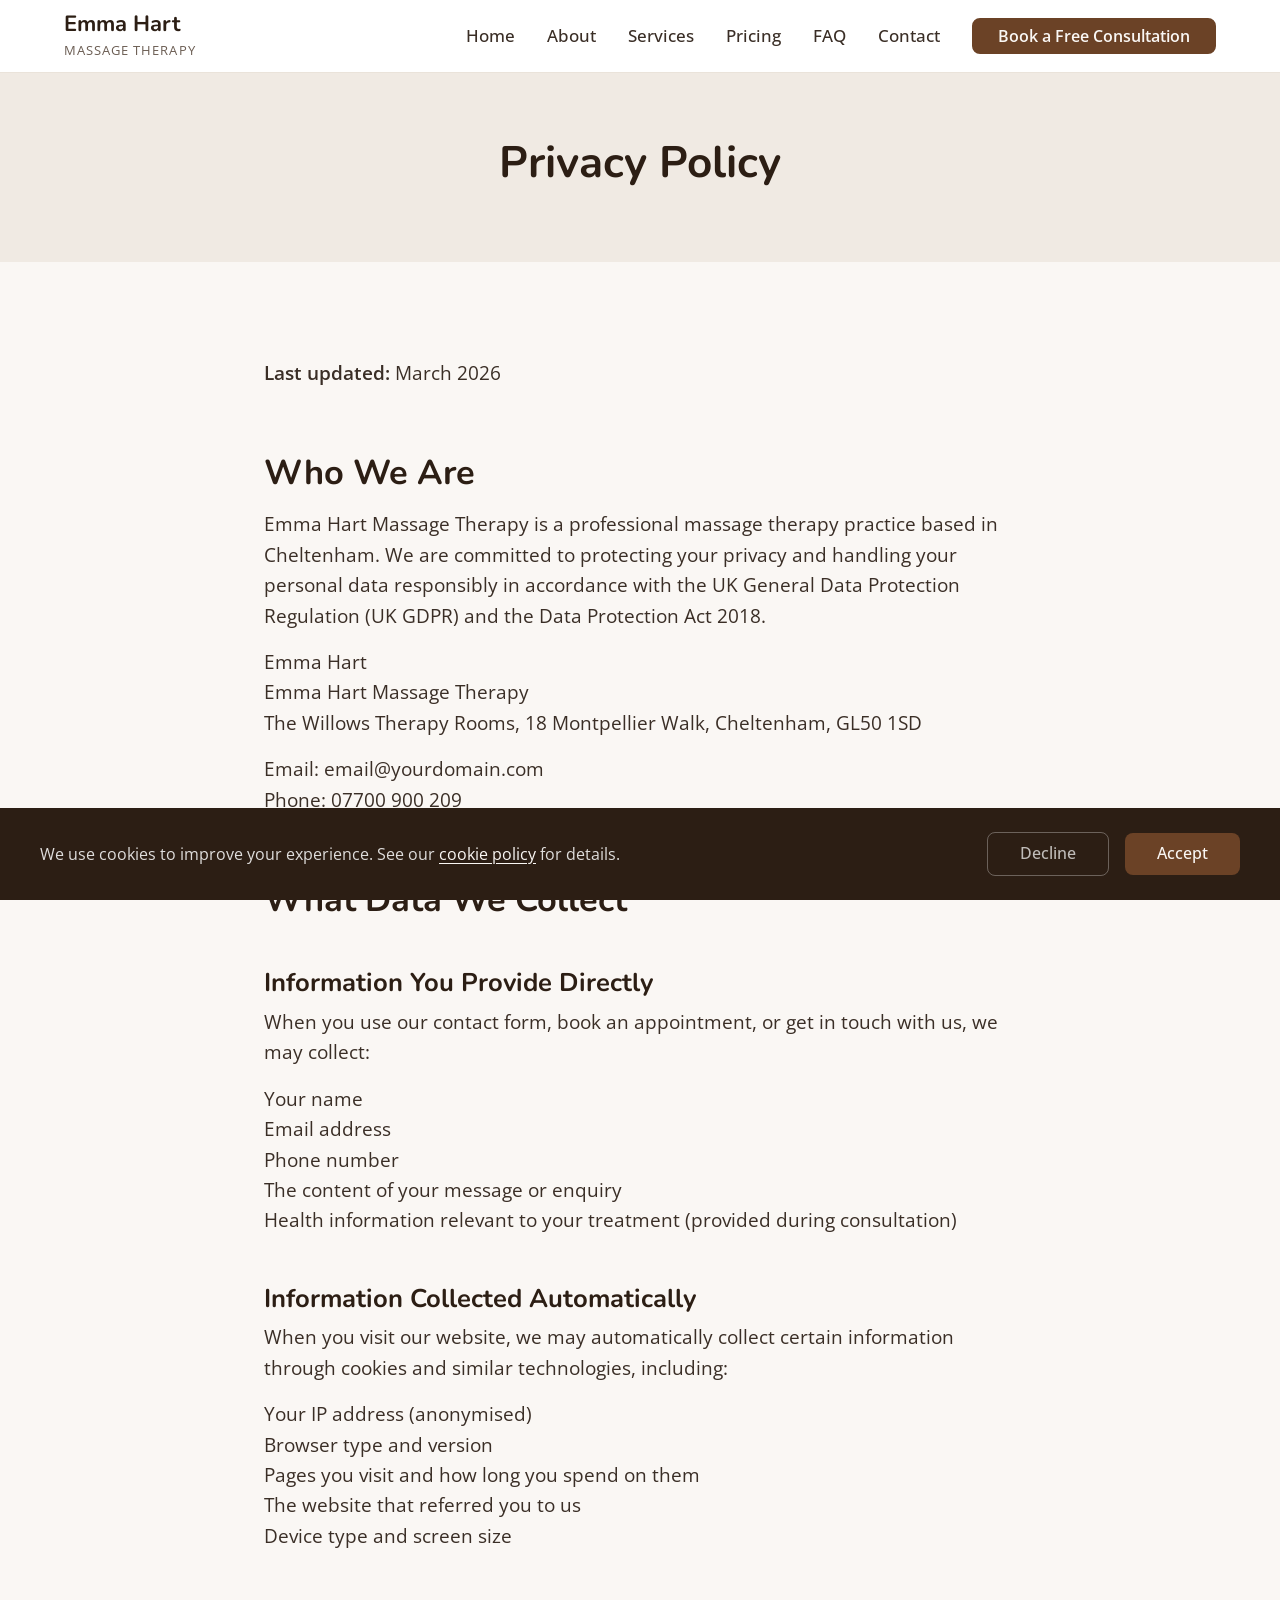
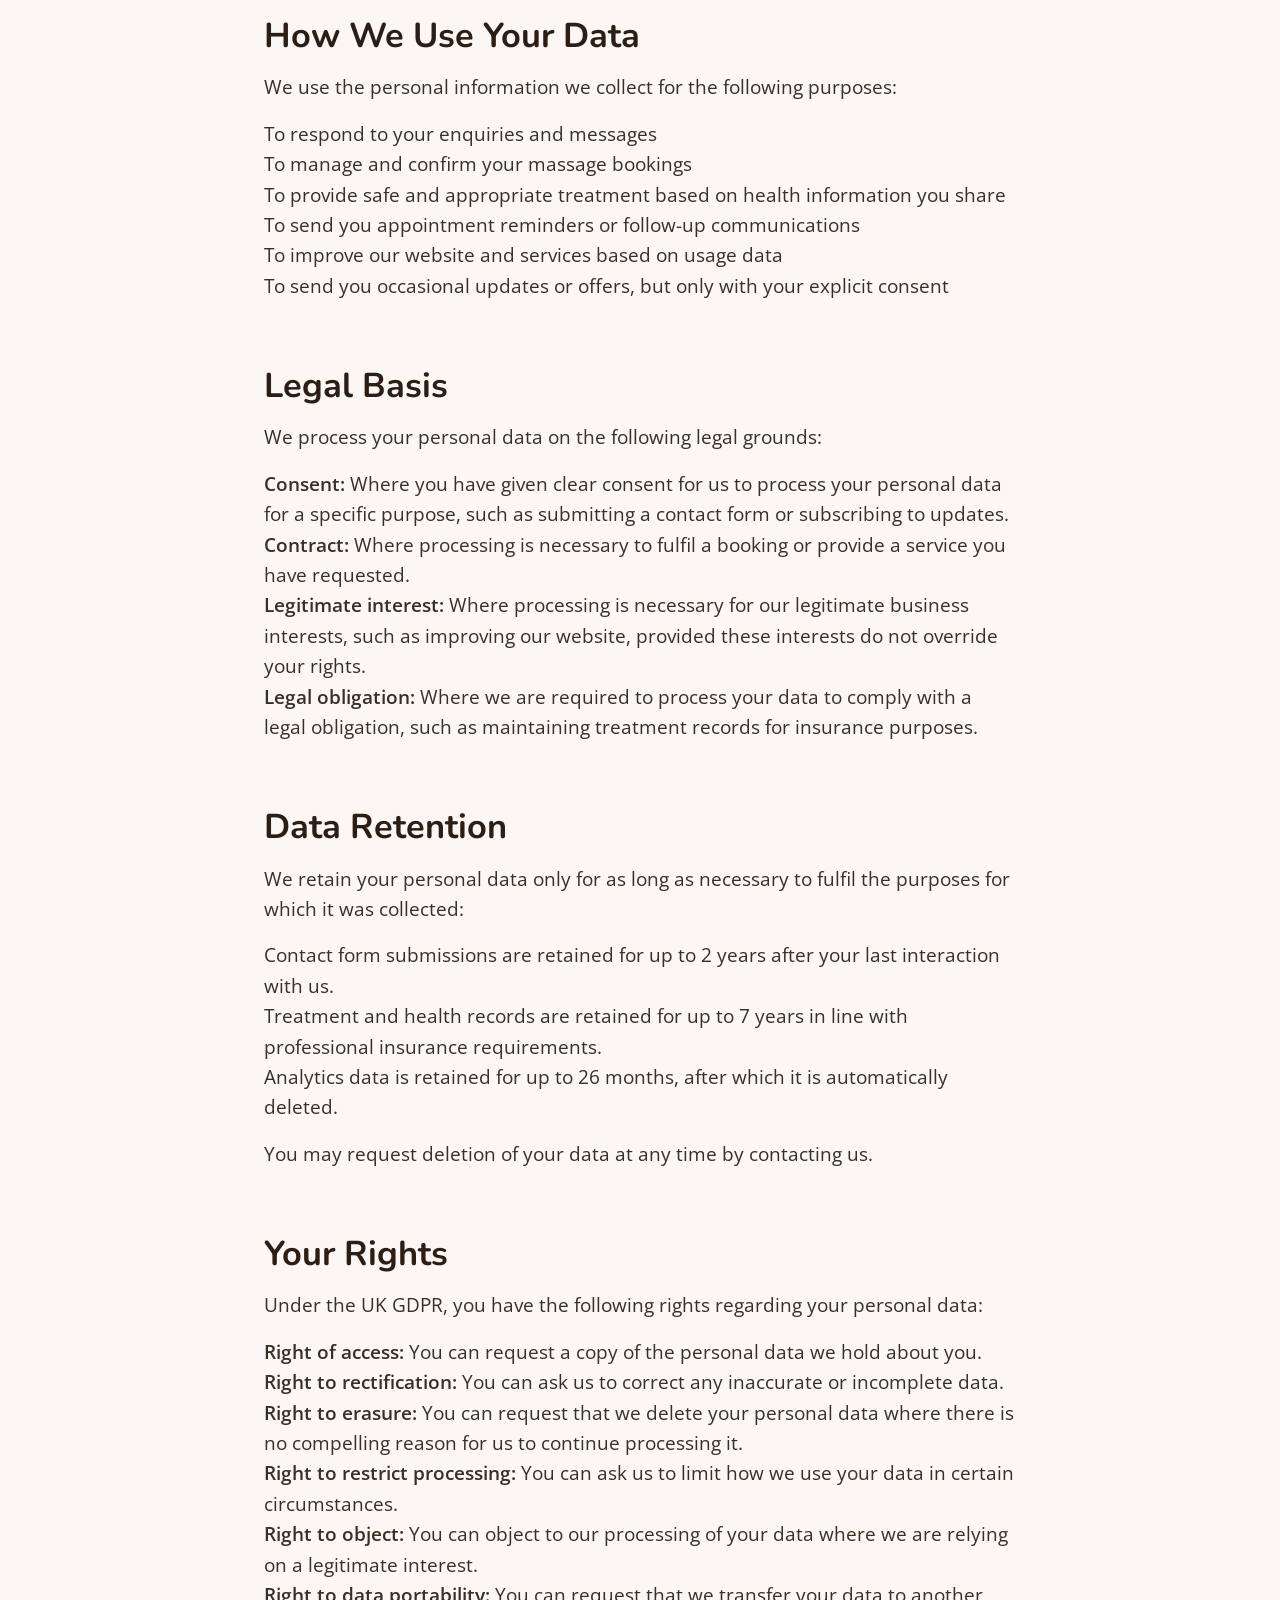
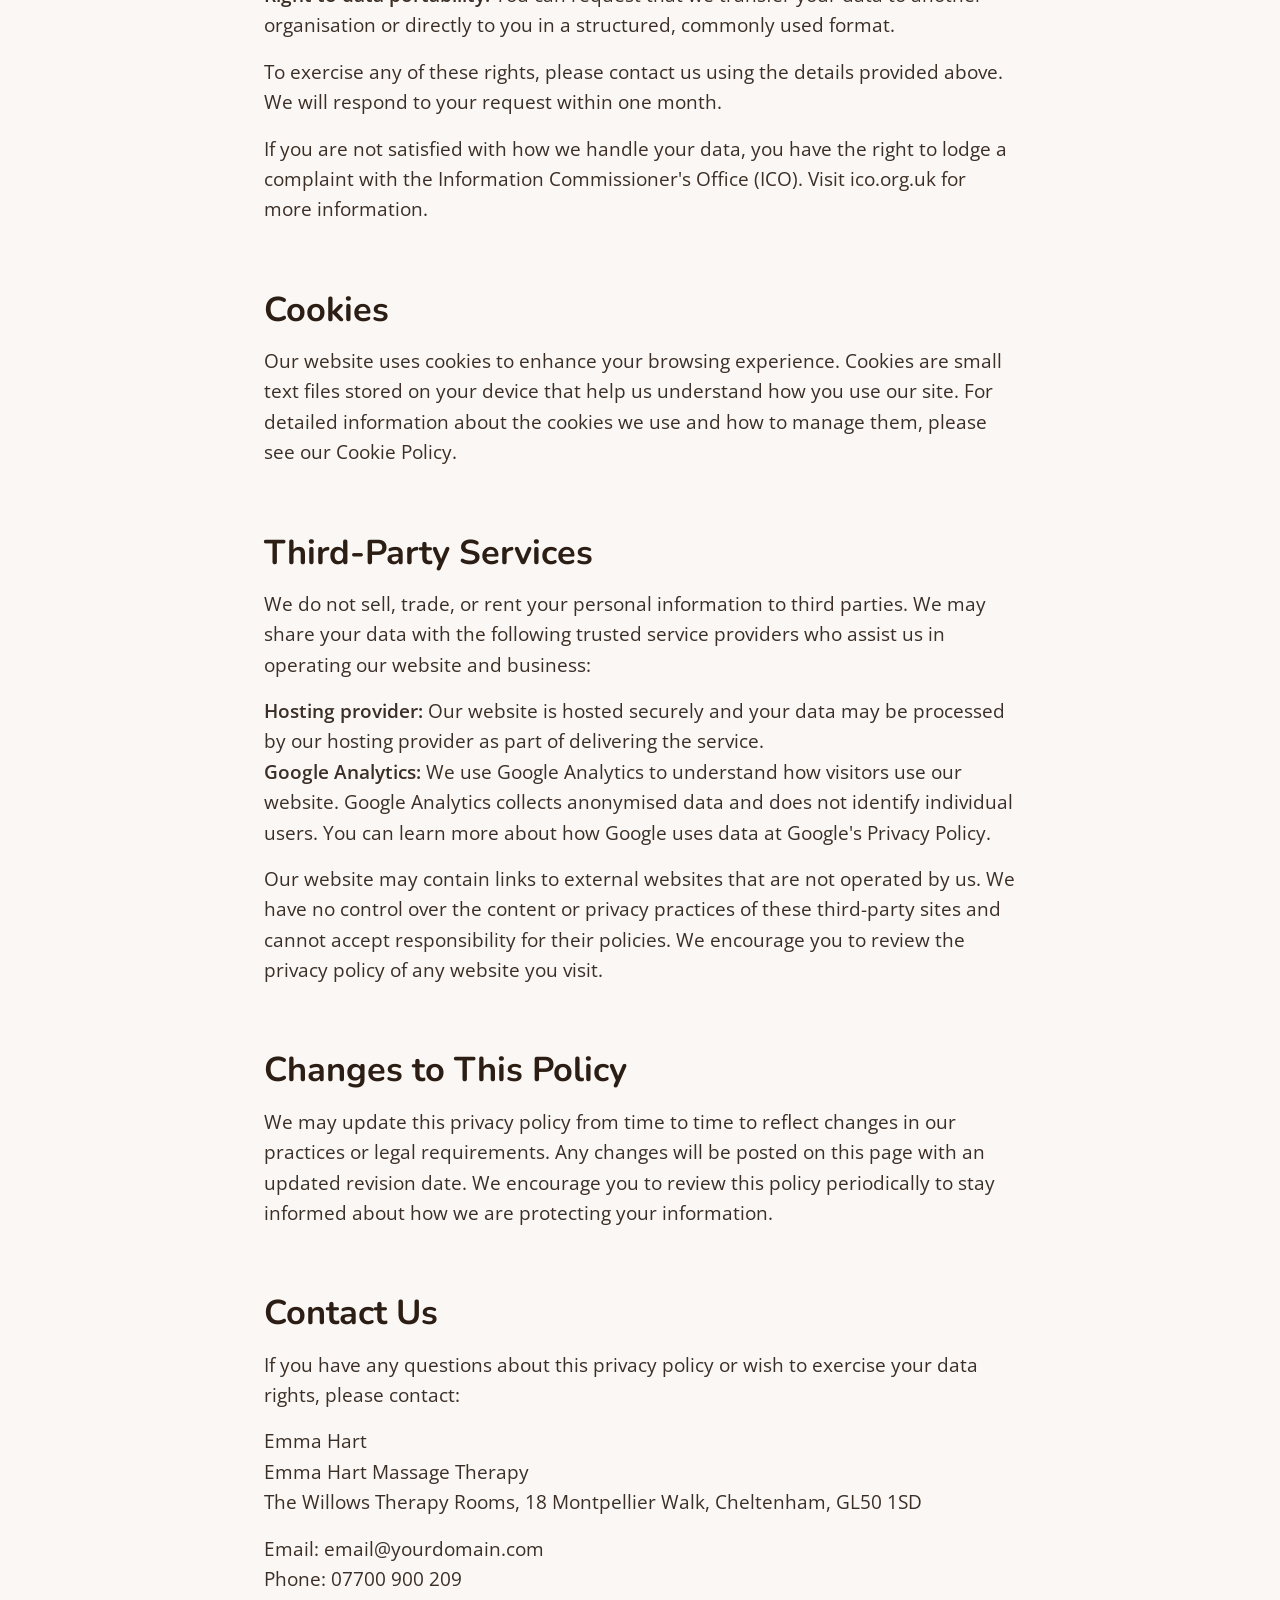
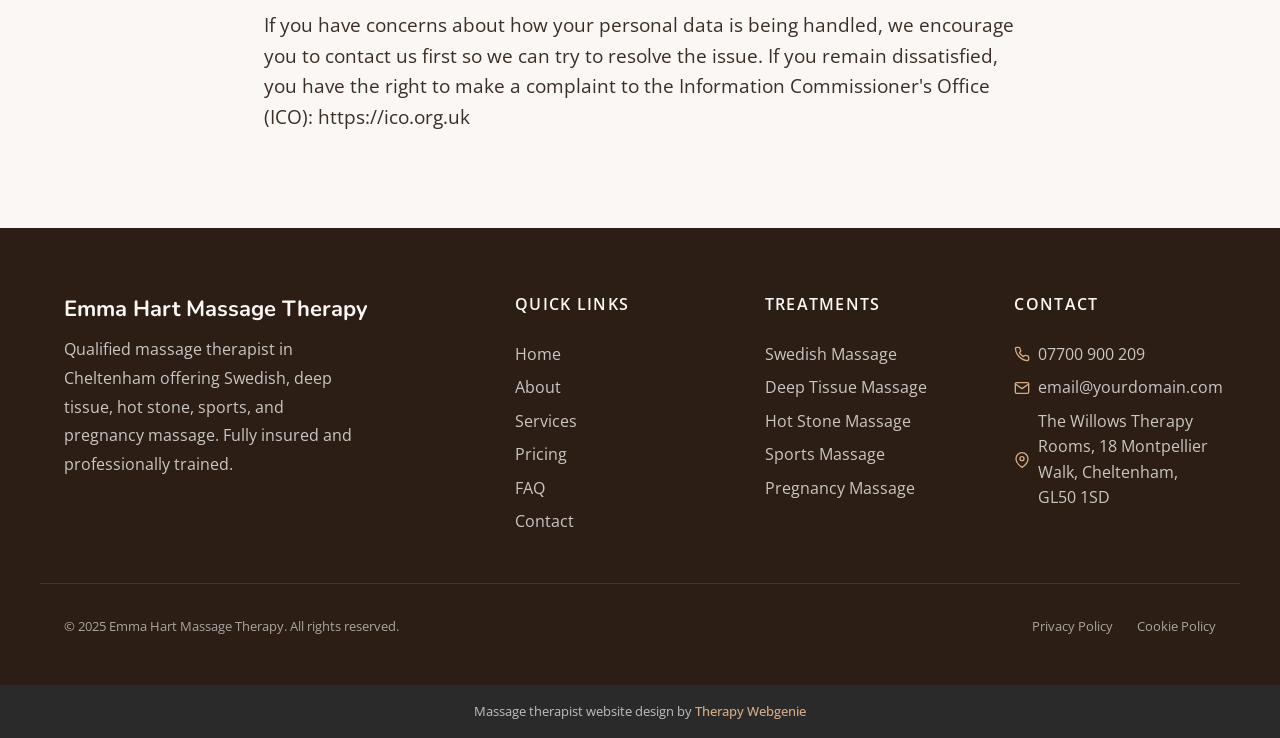
<file: privacy.html>
<!DOCTYPE html>
<html lang="en">
<head>
  <meta charset="UTF-8">
  <meta name="viewport" content="width=device-width, initial-scale=1.0">
  <meta name="description" content="Privacy policy for Emma Hart Massage Therapy. Learn how we collect, use, and protect your personal information.">
  <meta name="author" content="Emma Hart Massage Therapy">
  <meta name="robots" content="noindex">
  <title>Privacy Policy — Emma Hart Massage Therapy</title>

  <link rel="canonical" href="https://trulyempoweredcode.github.io/demo-massage-therapist/privacy.html">

  <meta property="og:type" content="website">
  <meta property="og:url" content="https://trulyempoweredcode.github.io/demo-massage-therapist/privacy.html">
  <meta property="og:title" content="Privacy Policy — Emma Hart Massage Therapy">
  <meta property="og:description" content="Privacy policy for Emma Hart Massage Therapy.">
  <meta property="og:image" content="https://trulyempoweredcode.github.io/demo-massage-therapist/images/hero.jpg">

  <meta name="twitter:card" content="summary_large_image">
  <meta name="twitter:title" content="Privacy Policy — Emma Hart Massage Therapy">
  <meta name="twitter:description" content="Privacy policy for Emma Hart Massage Therapy.">
  <meta name="twitter:image" content="https://trulyempoweredcode.github.io/demo-massage-therapist/images/hero.jpg">

  <link rel="preconnect" href="https://fonts.googleapis.com">
  <link rel="preconnect" href="https://fonts.gstatic.com" crossorigin>

  <link rel="stylesheet" href="css/base.css">
  <link rel="stylesheet" href="css/components.css">
  <link rel="stylesheet" href="css/theme.css">
  <!-- PROFILE:schema -->
  <script type="application/ld+json">
  {
    "@context": "https://schema.org",
    "@type": "LocalBusiness",
    "name": "Emma Hart Massage Therapy",
    "description": "Qualified massage therapist in Cheltenham offering Swedish, deep tissue, hot stone, sports, and pregnancy massage. Fully insured and professionally trained.",
    "url": "https://trulyempoweredcode.github.io/demo-massage-therapist",
    "telephone": "07700 900 209",
    "email": "email@yourdomain.com",
    "address": {
      "@type": "PostalAddress",
      "streetAddress": "The Willows Therapy Rooms, 18 Montpellier Walk",
      "addressLocality": "Cheltenham",
      "postalCode": "GL50 1SD",
      "addressCountry": "GB"
    },
    "openingHours": ["Mo-Fr 09:00-19:00", "Sa 09:00-14:00"],
    "image": "https://trulyempoweredcode.github.io/demo-massage-therapist/images/hero.jpg",
    "priceRange": "££"
  }
  </script>
  <!-- /PROFILE:schema -->
</head>
<body>

  <a href="#main" class="skip-link">Skip to main content</a>

  <!-- SECTION: nav -->
  <nav class="nav" role="navigation" aria-label="Main navigation">
    <div class="container nav__inner">
      <a href="index.html" class="nav__brand">
        <!-- PROFILE:logo --><!-- /PROFILE:logo -->
        <span class="nav__name"><!-- PROFILE:site_title -->Emma Hart<!-- /PROFILE:site_title --></span>
        <span class="nav__title"><!-- PROFILE:site_slogan -->Massage Therapy<!-- /PROFILE:site_slogan --></span>
      </a>
      <div class="nav__links">
        <a href="index.html" class="nav__link">Home</a>
        <a href="about.html" class="nav__link">About</a>
        <a href="services.html" class="nav__link">Services</a>
        <a href="pricing.html" class="nav__link">Pricing</a>
        <a href="faq.html" class="nav__link">FAQ</a>
        <a href="contact.html" class="nav__link">Contact</a>
        <a href="contact.html" class="btn btn--primary nav__cta">Book a Free Consultation</a>
      </div>
      <button class="nav__toggle" aria-label="Toggle menu" aria-expanded="false" aria-controls="mobile-menu">
        <span class="nav__toggle-bar"></span>
        <span class="nav__toggle-bar"></span>
        <span class="nav__toggle-bar"></span>
      </button>
    </div>
    <div class="nav__mobile" id="mobile-menu" role="menu">
      <a href="index.html" class="nav__link" role="menuitem">Home</a>
      <a href="about.html" class="nav__link" role="menuitem">About</a>
      <a href="services.html" class="nav__link" role="menuitem">Services</a>
      <a href="pricing.html" class="nav__link" role="menuitem">Pricing</a>
      <a href="faq.html" class="nav__link" role="menuitem">FAQ</a>
      <a href="contact.html" class="nav__link" role="menuitem">Contact</a>
      <a href="contact.html" class="btn btn--primary" role="menuitem">Book a Free Consultation</a>
    </div>
  </nav>
  <!-- /SECTION: nav -->

  <!-- Compact scroll header -->
  <div class="nav-scroll" aria-hidden="true">
    <div class="container nav-scroll__inner">
      <div class="nav-scroll__brand">
        <span class="nav-scroll__name"><!-- PROFILE:site_title -->Emma Hart<!-- /PROFILE:site_title --></span>
        <span class="nav-scroll__title"><!-- PROFILE:site_slogan -->Massage Therapy<!-- /PROFILE:site_slogan --></span>
      </div>
      <div class="nav-scroll__right">
        <a href="tel:07700900209" class="nav-scroll__phone">
          <svg xmlns="http://www.w3.org/2000/svg" viewBox="0 0 24 24" fill="none" stroke="currentColor" stroke-width="2" stroke-linecap="round" stroke-linejoin="round"><path d="M22 16.92v3a2 2 0 0 1-2.18 2 19.79 19.79 0 0 1-8.63-3.07 19.5 19.5 0 0 1-6-6 19.79 19.79 0 0 1-3.07-8.67A2 2 0 0 1 4.11 2h3a2 2 0 0 1 2 1.72c.127.96.361 1.903.7 2.81a2 2 0 0 1-.45 2.11L8.09 9.91a16 16 0 0 0 6 6l1.27-1.27a2 2 0 0 1 2.11-.45c.907.339 1.85.573 2.81.7A2 2 0 0 1 22 16.92z"></path></svg>
          07700 900 209
        </a>
        <a href="tel:07700900209" class="nav-scroll__phone-icon" aria-label="Call us">
          <svg xmlns="http://www.w3.org/2000/svg" viewBox="0 0 24 24" fill="none" stroke="currentColor" stroke-width="2" stroke-linecap="round" stroke-linejoin="round"><path d="M22 16.92v3a2 2 0 0 1-2.18 2 19.79 19.79 0 0 1-8.63-3.07 19.5 19.5 0 0 1-6-6 19.79 19.79 0 0 1-3.07-8.67A2 2 0 0 1 4.11 2h3a2 2 0 0 1 2 1.72c.127.96.361 1.903.7 2.81a2 2 0 0 1-.45 2.11L8.09 9.91a16 16 0 0 0 6 6l1.27-1.27a2 2 0 0 1 2.11-.45c.907.339 1.85.573 2.81.7A2 2 0 0 1 22 16.92z"></path></svg>
        </a>
        <button class="nav-scroll__toggle" aria-label="Toggle menu">
          <span class="nav-scroll__toggle-bar"></span>
          <span class="nav-scroll__toggle-bar"></span>
          <span class="nav-scroll__toggle-bar"></span>
        </button>
      </div>
    </div>
  </div>

  <main id="main">

    <!-- SECTION: page-header -->
    <section class="page-header">
      <div class="container">
        <h1>Privacy Policy</h1>
      </div>
    </section>
    <!-- /SECTION: page-header -->

    <!-- SECTION: privacy -->
    <section class="section">
      <div class="container container--narrow">
        <div class="legal-content">
          <p><strong>Last updated:</strong> March 2026</p>

          <h2>Who We Are</h2>
          <p>Emma Hart Massage Therapy is a professional massage therapy practice based in Cheltenham. We are committed to protecting your privacy and handling your personal data responsibly in accordance with the UK General Data Protection Regulation (UK GDPR) and the Data Protection Act 2018.</p>
          <p>Emma Hart<br>Emma Hart Massage Therapy<br>The Willows Therapy Rooms, 18 Montpellier Walk, Cheltenham, GL50 1SD</p>
          <p>Email: <a href="mailto:email@yourdomain.com">email@yourdomain.com</a><br>Phone: 07700 900 209</p>

          <h2>What Data We Collect</h2>

          <h3>Information You Provide Directly</h3>
          <p>When you use our contact form, book an appointment, or get in touch with us, we may collect:</p>
          <ul>
            <li>Your name</li>
            <li>Email address</li>
            <li>Phone number</li>
            <li>The content of your message or enquiry</li>
            <li>Health information relevant to your treatment (provided during consultation)</li>
          </ul>

          <h3>Information Collected Automatically</h3>
          <p>When you visit our website, we may automatically collect certain information through cookies and similar technologies, including:</p>
          <ul>
            <li>Your IP address (anonymised)</li>
            <li>Browser type and version</li>
            <li>Pages you visit and how long you spend on them</li>
            <li>The website that referred you to us</li>
            <li>Device type and screen size</li>
          </ul>

          <h2>How We Use Your Data</h2>
          <p>We use the personal information we collect for the following purposes:</p>
          <ul>
            <li>To respond to your enquiries and messages</li>
            <li>To manage and confirm your massage bookings</li>
            <li>To provide safe and appropriate treatment based on health information you share</li>
            <li>To send you appointment reminders or follow-up communications</li>
            <li>To improve our website and services based on usage data</li>
            <li>To send you occasional updates or offers, but only with your explicit consent</li>
          </ul>

          <h2>Legal Basis</h2>
          <p>We process your personal data on the following legal grounds:</p>
          <ul>
            <li><strong>Consent:</strong> Where you have given clear consent for us to process your personal data for a specific purpose, such as submitting a contact form or subscribing to updates.</li>
            <li><strong>Contract:</strong> Where processing is necessary to fulfil a booking or provide a service you have requested.</li>
            <li><strong>Legitimate interest:</strong> Where processing is necessary for our legitimate business interests, such as improving our website, provided these interests do not override your rights.</li>
            <li><strong>Legal obligation:</strong> Where we are required to process your data to comply with a legal obligation, such as maintaining treatment records for insurance purposes.</li>
          </ul>

          <h2>Data Retention</h2>
          <p>We retain your personal data only for as long as necessary to fulfil the purposes for which it was collected:</p>
          <ul>
            <li>Contact form submissions are retained for up to 2 years after your last interaction with us.</li>
            <li>Treatment and health records are retained for up to 7 years in line with professional insurance requirements.</li>
            <li>Analytics data is retained for up to 26 months, after which it is automatically deleted.</li>
          </ul>
          <p>You may request deletion of your data at any time by contacting us.</p>

          <h2>Your Rights</h2>
          <p>Under the UK GDPR, you have the following rights regarding your personal data:</p>
          <ul>
            <li><strong>Right of access:</strong> You can request a copy of the personal data we hold about you.</li>
            <li><strong>Right to rectification:</strong> You can ask us to correct any inaccurate or incomplete data.</li>
            <li><strong>Right to erasure:</strong> You can request that we delete your personal data where there is no compelling reason for us to continue processing it.</li>
            <li><strong>Right to restrict processing:</strong> You can ask us to limit how we use your data in certain circumstances.</li>
            <li><strong>Right to object:</strong> You can object to our processing of your data where we are relying on a legitimate interest.</li>
            <li><strong>Right to data portability:</strong> You can request that we transfer your data to another organisation or directly to you in a structured, commonly used format.</li>
          </ul>
          <p>To exercise any of these rights, please contact us using the details provided above. We will respond to your request within one month.</p>
          <p>If you are not satisfied with how we handle your data, you have the right to lodge a complaint with the Information Commissioner's Office (ICO). Visit <a href="https://ico.org.uk" target="_blank" rel="noopener">ico.org.uk</a> for more information.</p>

          <h2>Cookies</h2>
          <p>Our website uses cookies to enhance your browsing experience. Cookies are small text files stored on your device that help us understand how you use our site. For detailed information about the cookies we use and how to manage them, please see our <a href="cookies-policy.html">Cookie Policy</a>.</p>

          <h2>Third-Party Services</h2>
          <p>We do not sell, trade, or rent your personal information to third parties. We may share your data with the following trusted service providers who assist us in operating our website and business:</p>
          <ul>
            <li><strong>Hosting provider:</strong> Our website is hosted securely and your data may be processed by our hosting provider as part of delivering the service.</li>
            <li><strong>Google Analytics:</strong> We use Google Analytics to understand how visitors use our website. Google Analytics collects anonymised data and does not identify individual users. You can learn more about how Google uses data at <a href="https://policies.google.com/privacy" target="_blank" rel="noopener">Google's Privacy Policy</a>.</li>
          </ul>
          <p>Our website may contain links to external websites that are not operated by us. We have no control over the content or privacy practices of these third-party sites and cannot accept responsibility for their policies. We encourage you to review the privacy policy of any website you visit.</p>

          <h2>Changes to This Policy</h2>
          <p>We may update this privacy policy from time to time to reflect changes in our practices or legal requirements. Any changes will be posted on this page with an updated revision date. We encourage you to review this policy periodically to stay informed about how we are protecting your information.</p>

          <h2>Contact Us</h2>
          <p>If you have any questions about this privacy policy or wish to exercise your data rights, please contact:</p>
          <p>Emma Hart<br>Emma Hart Massage Therapy<br>The Willows Therapy Rooms, 18 Montpellier Walk, Cheltenham, GL50 1SD</p>
          <p>Email: <a href="mailto:email@yourdomain.com">email@yourdomain.com</a><br>Phone: 07700 900 209</p>
          <p>If you have concerns about how your personal data is being handled, we encourage you to contact us first so we can try to resolve the issue. If you remain dissatisfied, you have the right to make a complaint to the Information Commissioner's Office (ICO): <a href="https://ico.org.uk" target="_blank" rel="noopener">https://ico.org.uk</a></p>
        </div>
      </div>
    </section>
    <!-- /SECTION: privacy -->

  </main>

  <!-- SECTION: footer -->
  <footer class="footer">
    <div class="container footer__inner">
      <div class="footer__brand">
        <p class="footer__brand-name">Emma Hart Massage Therapy</p>
        <p class="footer__brand-text">Qualified massage therapist in Cheltenham offering Swedish, deep tissue, hot stone, sports, and pregnancy massage. Fully insured and professionally trained.</p>
      </div>
      <div class="footer__col">
        <p class="footer__heading">Quick Links</p>
        <div class="footer__links">
          <a href="index.html" class="footer__link">Home</a>
          <a href="about.html" class="footer__link">About</a>
          <a href="services.html" class="footer__link">Services</a>
          <a href="pricing.html" class="footer__link">Pricing</a>
          <a href="faq.html" class="footer__link">FAQ</a>
          <a href="contact.html" class="footer__link">Contact</a>
        </div>
      </div>
      <div class="footer__col">
        <p class="footer__heading">Treatments</p>
        <div class="footer__links">
          <a href="services.html#service-swedish" class="footer__link">Swedish Massage</a>
          <a href="services.html#service-deep-tissue" class="footer__link">Deep Tissue Massage</a>
          <a href="services.html#service-hot-stone" class="footer__link">Hot Stone Massage</a>
          <a href="services.html#service-sports" class="footer__link">Sports Massage</a>
          <a href="services.html#service-pregnancy" class="footer__link">Pregnancy Massage</a>
        </div>
      </div>
      <div class="footer__col">
        <p class="footer__heading">Contact</p>
        <div class="footer__contact-item">
          <svg xmlns="http://www.w3.org/2000/svg" viewBox="0 0 24 24" fill="none" stroke="currentColor" stroke-width="2" stroke-linecap="round" stroke-linejoin="round"><path d="M22 16.92v3a2 2 0 0 1-2.18 2 19.79 19.79 0 0 1-8.63-3.07 19.5 19.5 0 0 1-6-6 19.79 19.79 0 0 1-3.07-8.67A2 2 0 0 1 4.11 2h3a2 2 0 0 1 2 1.72 12.84 12.84 0 0 0 .7 2.81 2 2 0 0 1-.45 2.11L8.09 9.91a16 16 0 0 0 6 6l1.27-1.27a2 2 0 0 1 2.11-.45 12.84 12.84 0 0 0 2.81.7A2 2 0 0 1 22 16.92z"></path></svg>
          <!-- PROFILE:phone_landline --><span>07700 900 209</span><!-- /PROFILE:phone_landline -->
        </div>
        <div class="footer__contact-item">
          <svg xmlns="http://www.w3.org/2000/svg" viewBox="0 0 24 24" fill="none" stroke="currentColor" stroke-width="2" stroke-linecap="round" stroke-linejoin="round"><path d="M4 4h16c1.1 0 2 .9 2 2v12c0 1.1-.9 2-2 2H4c-1.1 0-2-.9-2-2V6c0-1.1.9-2 2-2z"></path><polyline points="22,6 12,13 2,6"></polyline></svg>
          <!-- PROFILE:email --><a href="mailto:email@yourdomain.com">email@yourdomain.com</a><!-- /PROFILE:email -->
        </div>
        <div class="footer__contact-item">
          <svg xmlns="http://www.w3.org/2000/svg" viewBox="0 0 24 24" fill="none" stroke="currentColor" stroke-width="2" stroke-linecap="round" stroke-linejoin="round"><path d="M21 10c0 7-9 13-9 13s-9-6-9-13a9 9 0 0 1 18 0z"></path><circle cx="12" cy="10" r="3"></circle></svg>
          <!-- PROFILE:address --><span>The Willows Therapy Rooms, 18 Montpellier Walk, Cheltenham, GL50 1SD</span><!-- /PROFILE:address -->
        </div>
      </div>
    </div>
    <div class="container footer__bottom">
      <p class="footer__copyright">&copy; 2025 Emma Hart Massage Therapy. All rights reserved.</p>
      <div class="footer__legal">
        <a href="privacy.html">Privacy Policy</a>
        <a href="cookies-policy.html">Cookie Policy</a>
      </div>
    </div>
  </footer>
  <!-- /SECTION: footer -->

  <div class="site-credit">
    <p>Massage therapist website design by <a href="https://www.therapywebgenie.com/websites-for-therapists/body-based-practitioners/" target="_blank" rel="noopener nofollow">Therapy Webgenie</a></p>
  </div>

  <!-- Cookie Consent -->
  <div class="cookie-banner" role="dialog" aria-label="Cookie consent">
    <div class="cookie-banner__inner">
      <p class="cookie-banner__text">We use cookies to improve your experience. See our <a href="cookies-policy.html">cookie policy</a> for details.</p>
      <div class="cookie-banner__buttons"><button class="cookie-banner__accept">Accept</button><button class="cookie-banner__decline">Decline</button></div>
    </div>
  </div>

  <!-- Back to Top -->
  <button class="back-to-top" aria-label="Back to top">
    <svg xmlns="http://www.w3.org/2000/svg" viewBox="0 0 24 24" fill="none" stroke="currentColor" stroke-width="2" stroke-linecap="round" stroke-linejoin="round"><polyline points="18 15 12 9 6 15"></polyline></svg>
  </button>

  <script src="js/main.js"></script>
</body>
</html>
</file>
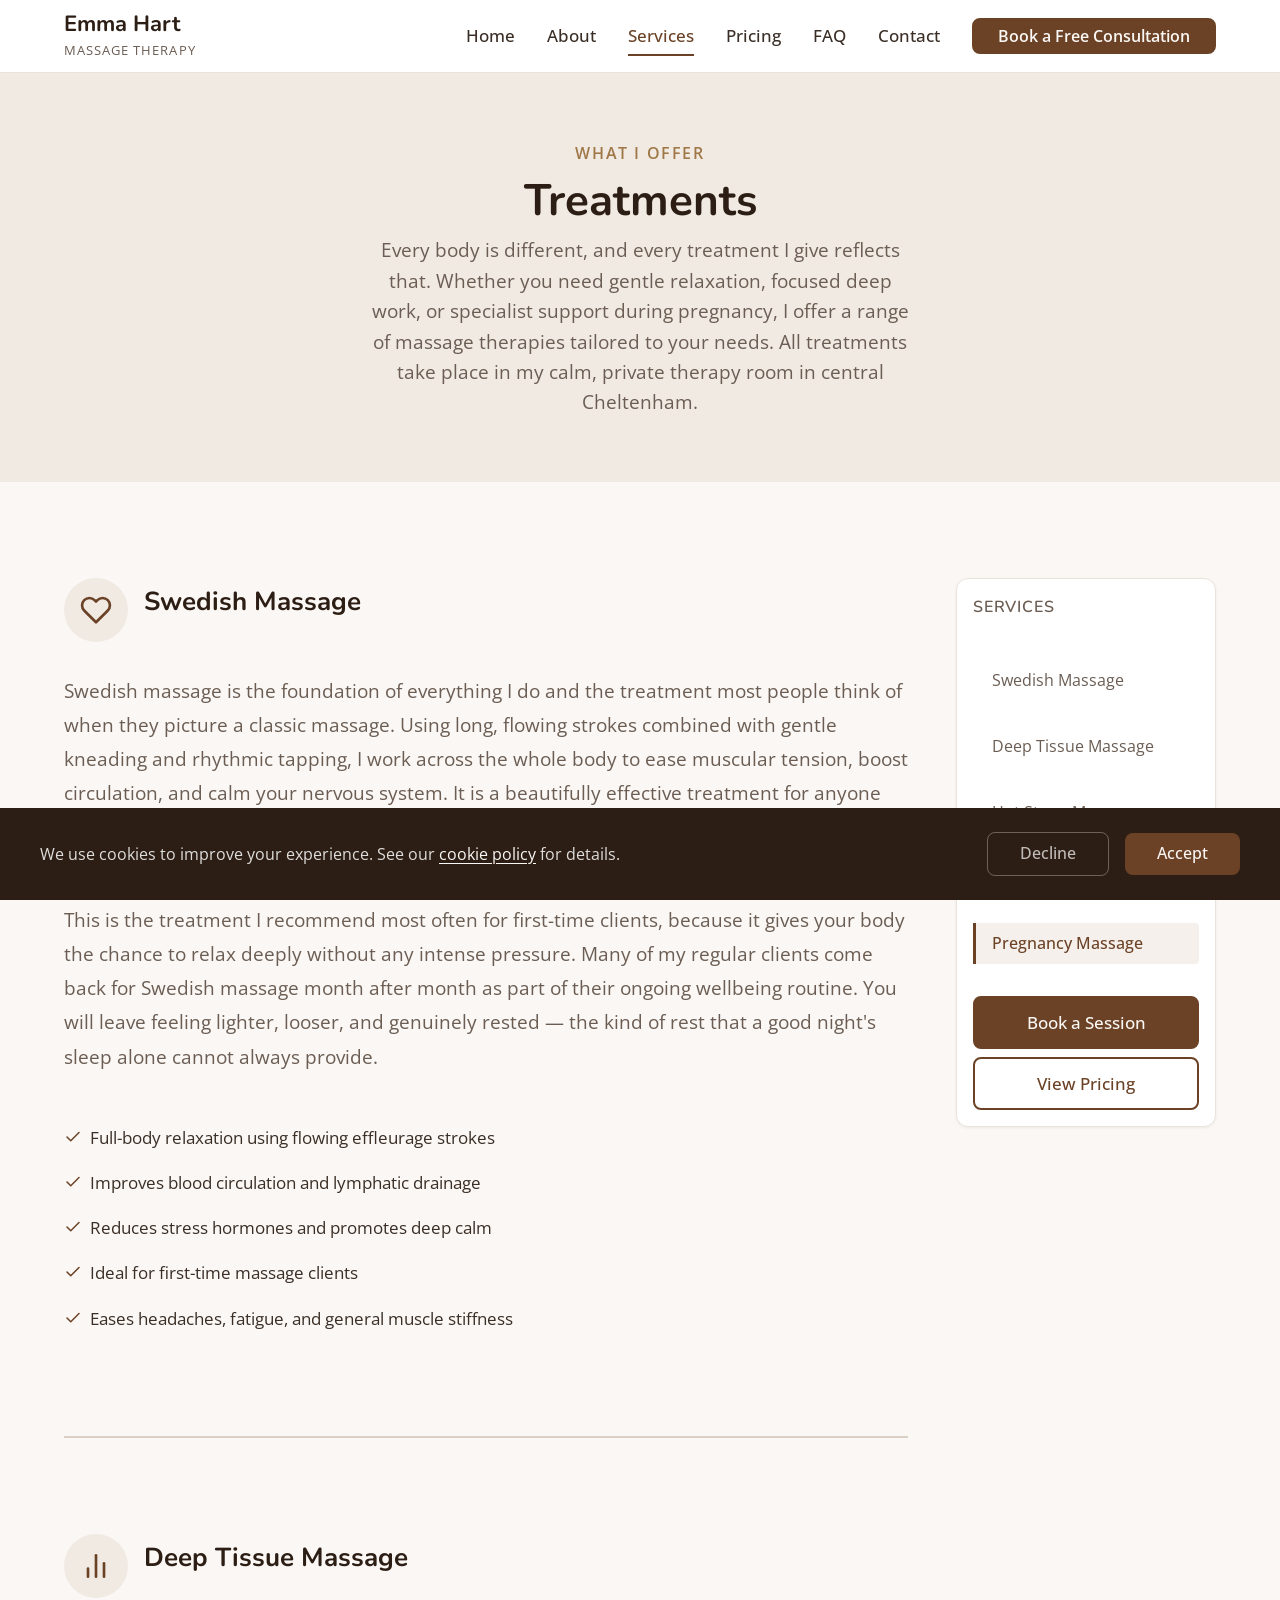
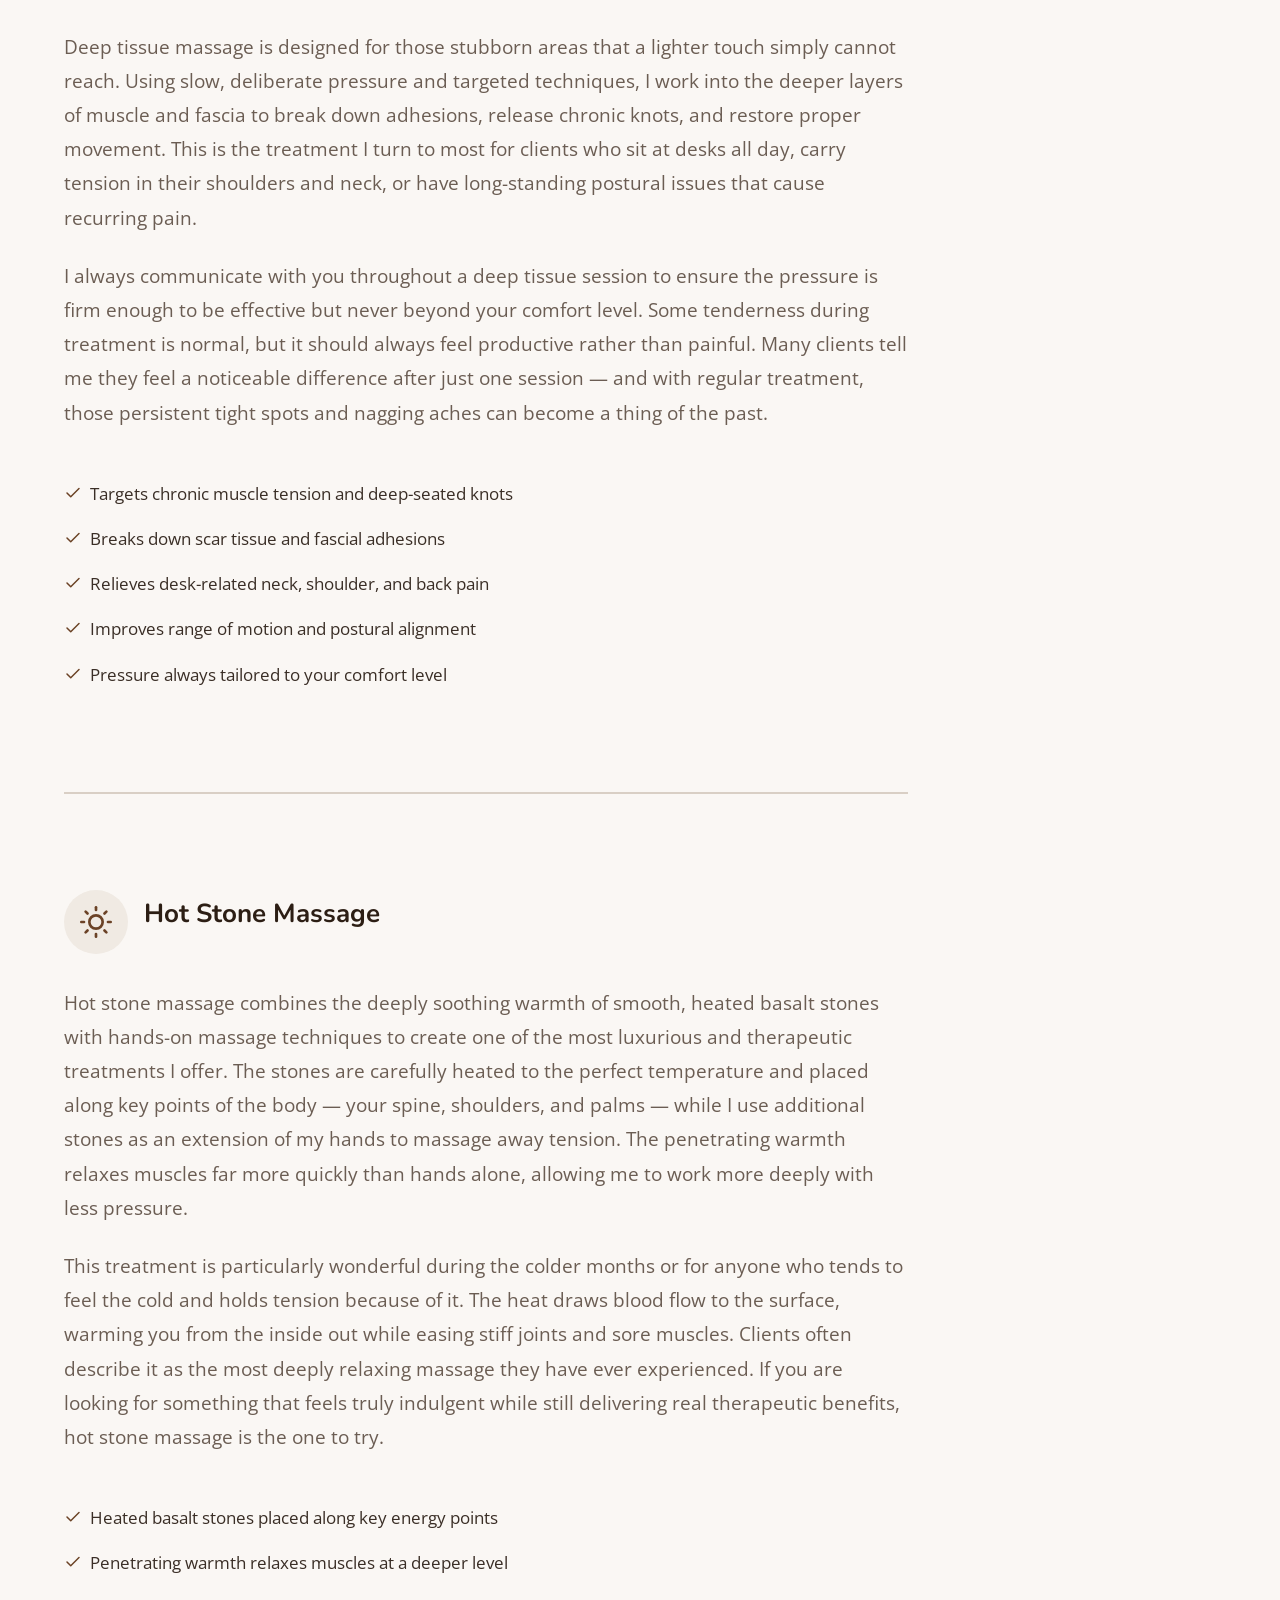
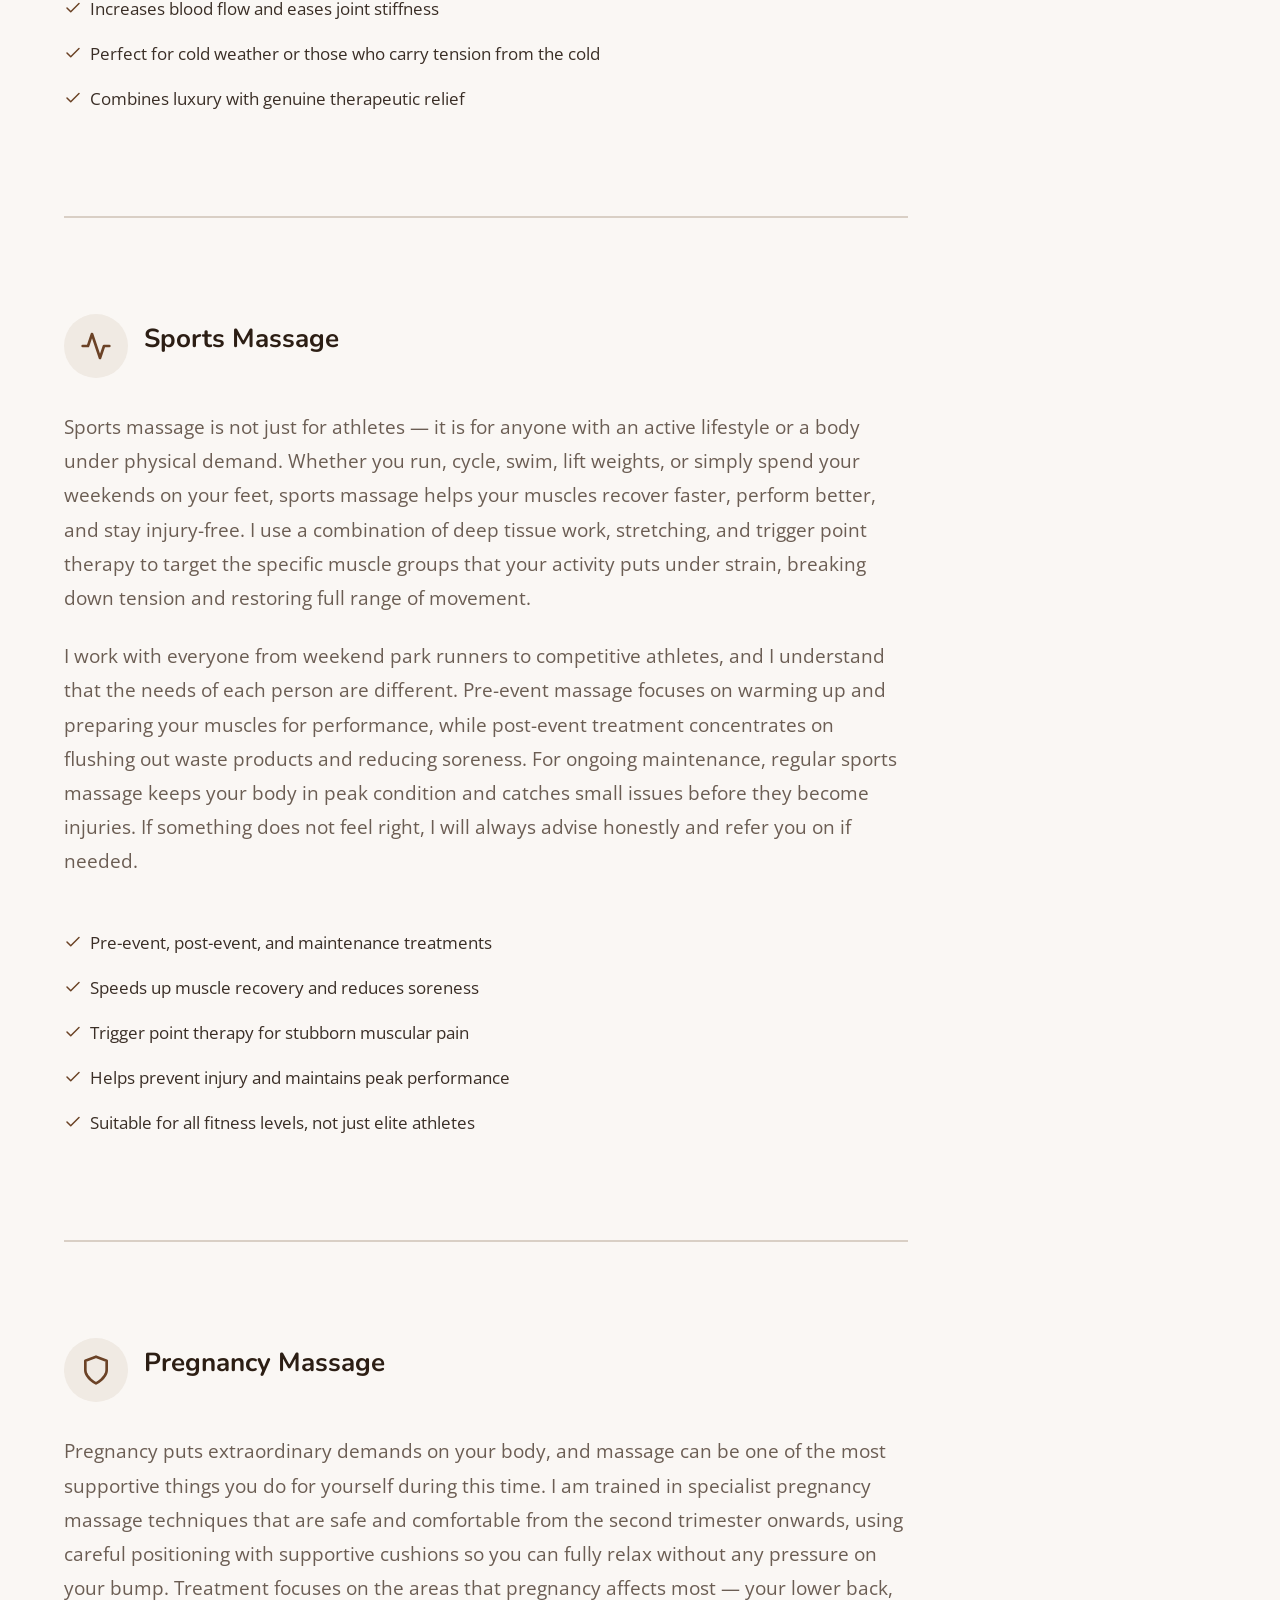
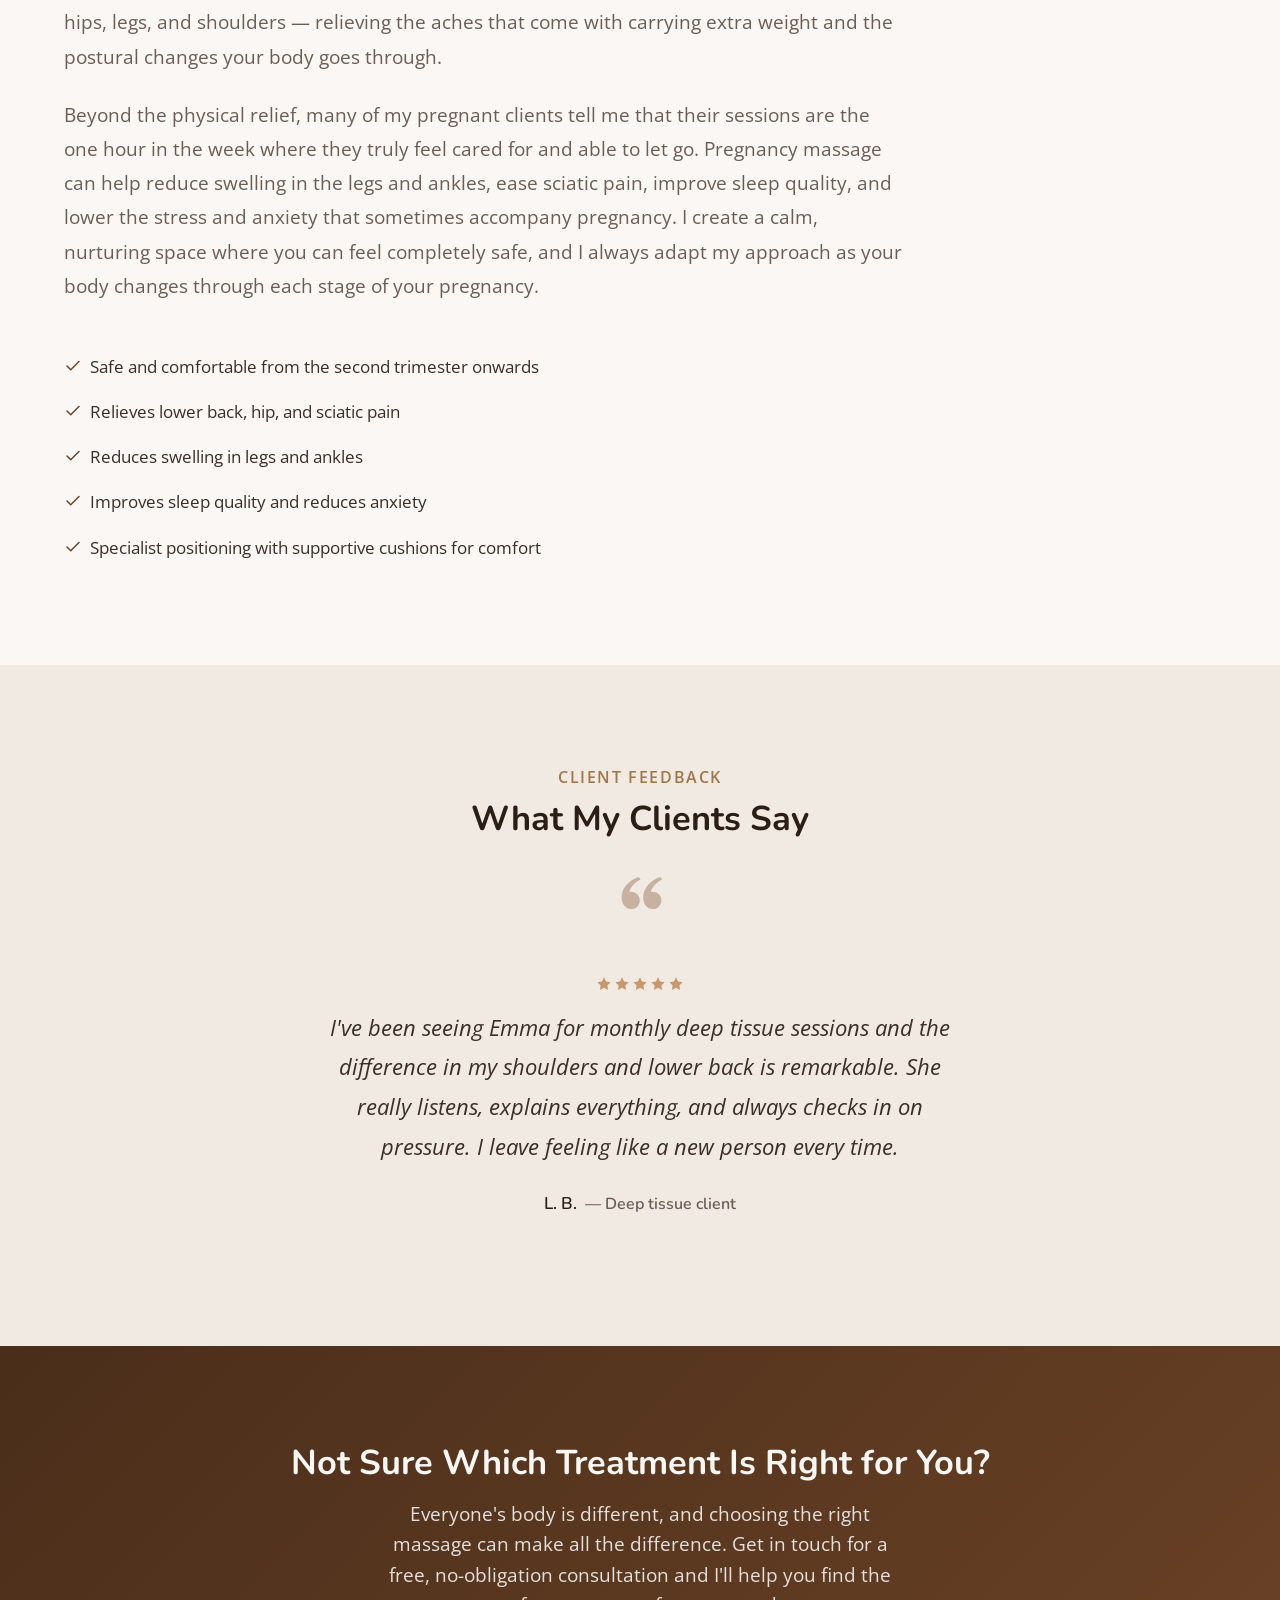
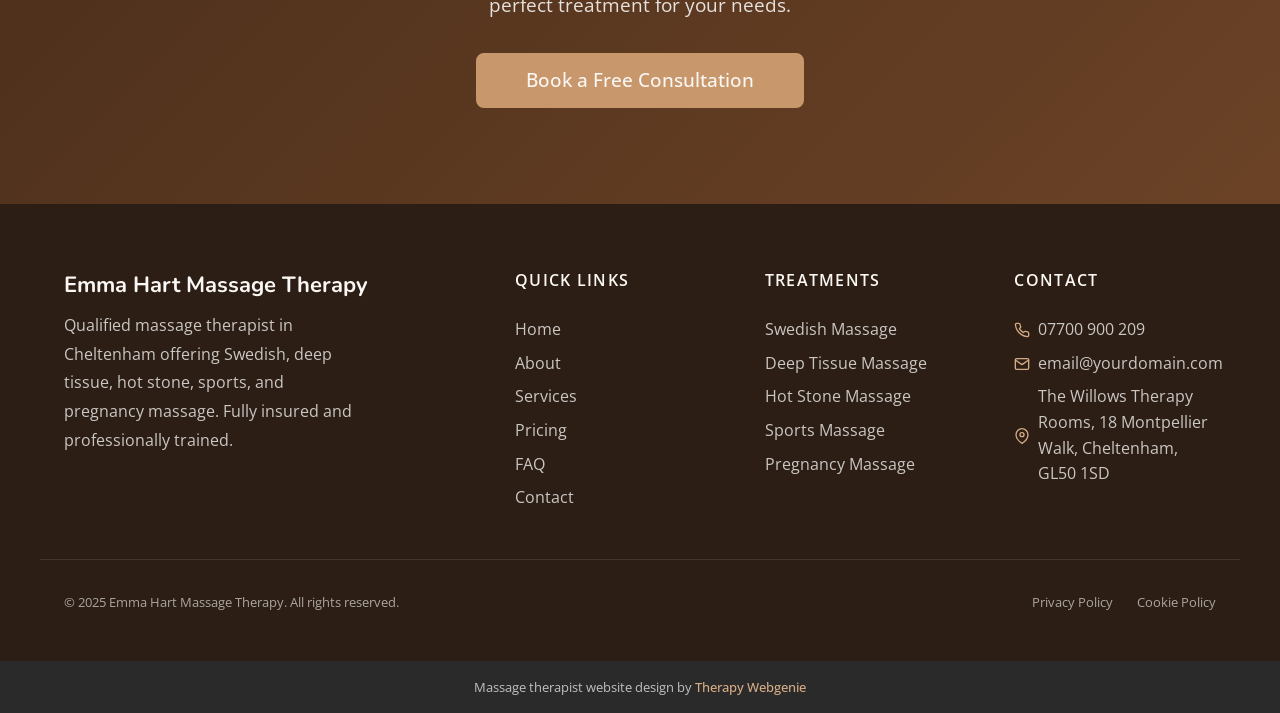
<file: services.html>
<!DOCTYPE html>
<html lang="en">
<head>
  <meta charset="UTF-8">
  <meta name="viewport" content="width=device-width, initial-scale=1.0">
  <meta name="description" content="Massage therapy services in Cheltenham — Swedish massage, deep tissue, hot stone, sports massage, and pregnancy massage. Fully qualified and insured. Emma Hart Massage Therapy.">
  <title>Services — Emma Hart Massage Therapy, Cheltenham</title>

  <link rel="canonical" href="https://trulyempoweredcode.github.io/demo-massage-therapist/services.html">

  <meta property="og:type" content="website">
  <meta property="og:url" content="https://trulyempoweredcode.github.io/demo-massage-therapist/services.html">
  <meta property="og:title" content="Services — Emma Hart Massage Therapy, Cheltenham">
  <meta property="og:description" content="Massage therapy services in Cheltenham — Swedish massage, deep tissue, hot stone, sports massage, and pregnancy massage. Fully qualified and insured.">

  <link rel="preconnect" href="https://fonts.googleapis.com">
  <link rel="preconnect" href="https://fonts.gstatic.com" crossorigin>

  <link rel="stylesheet" href="css/base.css">
  <link rel="stylesheet" href="css/components.css">
  <link rel="stylesheet" href="css/theme.css">
  <!-- PROFILE:schema -->
  <!-- /PROFILE:schema -->
</head>
<body>

  <a href="#main" class="skip-link">Skip to main content</a>

  <!-- SECTION: nav -->
  <nav class="nav" role="navigation" aria-label="Main navigation">
    <div class="container nav__inner">
      <a href="index.html" class="nav__brand">
        <!-- PROFILE:logo --><!-- /PROFILE:logo -->
        <span class="nav__name"><!-- PROFILE:site_title -->Emma Hart<!-- /PROFILE:site_title --></span>
        <span class="nav__title"><!-- PROFILE:site_slogan -->Massage Therapy<!-- /PROFILE:site_slogan --></span>
      </a>
      <div class="nav__links">
        <a href="index.html" class="nav__link">Home</a>
        <a href="about.html" class="nav__link">About</a>
        <a href="services.html" class="nav__link nav__link--active">Services</a>
        <a href="pricing.html" class="nav__link">Pricing</a>
        <a href="faq.html" class="nav__link">FAQ</a>
        <a href="contact.html" class="nav__link">Contact</a>
        <a href="contact.html" class="btn btn--primary nav__cta">Book a Free Consultation</a>
      </div>
      <button class="nav__toggle" aria-label="Toggle menu" aria-expanded="false" aria-controls="mobile-menu">
        <span class="nav__toggle-bar"></span>
        <span class="nav__toggle-bar"></span>
        <span class="nav__toggle-bar"></span>
      </button>
    </div>
    <div class="nav__mobile" id="mobile-menu" role="menu">
      <a href="index.html" class="nav__link" role="menuitem">Home</a>
      <a href="about.html" class="nav__link" role="menuitem">About</a>
      <a href="services.html" class="nav__link nav__link--active" role="menuitem">Services</a>
      <a href="pricing.html" class="nav__link" role="menuitem">Pricing</a>
      <a href="faq.html" class="nav__link" role="menuitem">FAQ</a>
      <a href="contact.html" class="nav__link" role="menuitem">Contact</a>
      <a href="contact.html" class="btn btn--primary" role="menuitem">Book a Free Consultation</a>
    </div>
  </nav>
  <!-- /SECTION: nav -->

  <!-- Compact scroll header -->
  <div class="nav-scroll" aria-hidden="true">
    <div class="container nav-scroll__inner">
      <div class="nav-scroll__brand">
        <span class="nav-scroll__name"><!-- PROFILE:site_title -->Emma Hart<!-- /PROFILE:site_title --></span>
        <span class="nav-scroll__title"><!-- PROFILE:site_slogan -->Massage Therapy<!-- /PROFILE:site_slogan --></span>
      </div>
      <div class="nav-scroll__right">
        <a href="tel:07700900209" class="nav-scroll__phone">
          <svg xmlns="http://www.w3.org/2000/svg" viewBox="0 0 24 24" fill="none" stroke="currentColor" stroke-width="2" stroke-linecap="round" stroke-linejoin="round"><path d="M22 16.92v3a2 2 0 0 1-2.18 2 19.79 19.79 0 0 1-8.63-3.07 19.5 19.5 0 0 1-6-6 19.79 19.79 0 0 1-3.07-8.67A2 2 0 0 1 4.11 2h3a2 2 0 0 1 2 1.72c.127.96.361 1.903.7 2.81a2 2 0 0 1-.45 2.11L8.09 9.91a16 16 0 0 0 6 6l1.27-1.27a2 2 0 0 1 2.11-.45c.907.339 1.85.573 2.81.7A2 2 0 0 1 22 16.92z"></path></svg>
          07700 900 209
        </a>
        <a href="tel:07700900209" class="nav-scroll__phone-icon" aria-label="Call us">
          <svg xmlns="http://www.w3.org/2000/svg" viewBox="0 0 24 24" fill="none" stroke="currentColor" stroke-width="2" stroke-linecap="round" stroke-linejoin="round"><path d="M22 16.92v3a2 2 0 0 1-2.18 2 19.79 19.79 0 0 1-8.63-3.07 19.5 19.5 0 0 1-6-6 19.79 19.79 0 0 1-3.07-8.67A2 2 0 0 1 4.11 2h3a2 2 0 0 1 2 1.72c.127.96.361 1.903.7 2.81a2 2 0 0 1-.45 2.11L8.09 9.91a16 16 0 0 0 6 6l1.27-1.27a2 2 0 0 1 2.11-.45c.907.339 1.85.573 2.81.7A2 2 0 0 1 22 16.92z"></path></svg>
        </a>
        <button class="nav-scroll__toggle" aria-label="Toggle menu">
          <span class="nav-scroll__toggle-bar"></span>
          <span class="nav-scroll__toggle-bar"></span>
          <span class="nav-scroll__toggle-bar"></span>
        </button>
      </div>
    </div>
  </div>

  <main id="main">

    <!-- SECTION: page-header -->
    <section class="page-header">
      <div class="container">
        <span class="section-label">What I Offer</span>
        <h1>Treatments</h1>
        <p>Every body is different, and every treatment I give reflects that. Whether you need gentle relaxation, focused deep work, or specialist support during pregnancy, I offer a range of massage therapies tailored to your needs. All treatments take place in my calm, private therapy room in central Cheltenham.</p>
      </div>
    </section>
    <!-- /SECTION: page-header -->

    <!-- SECTION: services -->
    <div class="container services-layout">
      <div class="services-content">

        <div class="service-section" id="service-swedish">
          <div class="service-detail">
            <div class="service-detail__header">
              <div class="service-detail__icon">
                <svg xmlns="http://www.w3.org/2000/svg" viewBox="0 0 24 24" fill="none" stroke="currentColor" stroke-width="2" stroke-linecap="round" stroke-linejoin="round"><path d="M20.84 4.61a5.5 5.5 0 0 0-7.78 0L12 5.67l-1.06-1.06a5.5 5.5 0 0 0-7.78 7.78l1.06 1.06L12 21.23l7.78-7.78 1.06-1.06a5.5 5.5 0 0 0 0-7.78z"></path></svg>
              </div>
              <h2>Swedish Massage</h2>
            </div>
            <p>Swedish massage is the foundation of everything I do and the treatment most people think of when they picture a classic massage. Using long, flowing strokes combined with gentle kneading and rhythmic tapping, I work across the whole body to ease muscular tension, boost circulation, and calm your nervous system. It is a beautifully effective treatment for anyone feeling run down, stressed, or simply in need of an hour to switch off and let their body unwind.</p>
            <p>This is the treatment I recommend most often for first-time clients, because it gives your body the chance to relax deeply without any intense pressure. Many of my regular clients come back for Swedish massage month after month as part of their ongoing wellbeing routine. You will leave feeling lighter, looser, and genuinely rested — the kind of rest that a good night's sleep alone cannot always provide.</p>
            <ul class="checklist">
              <li><svg xmlns="http://www.w3.org/2000/svg" viewBox="0 0 24 24" fill="none" stroke="currentColor" stroke-width="2" stroke-linecap="round" stroke-linejoin="round"><polyline points="20 6 9 17 4 12"></polyline></svg> Full-body relaxation using flowing effleurage strokes</li>
              <li><svg xmlns="http://www.w3.org/2000/svg" viewBox="0 0 24 24" fill="none" stroke="currentColor" stroke-width="2" stroke-linecap="round" stroke-linejoin="round"><polyline points="20 6 9 17 4 12"></polyline></svg> Improves blood circulation and lymphatic drainage</li>
              <li><svg xmlns="http://www.w3.org/2000/svg" viewBox="0 0 24 24" fill="none" stroke="currentColor" stroke-width="2" stroke-linecap="round" stroke-linejoin="round"><polyline points="20 6 9 17 4 12"></polyline></svg> Reduces stress hormones and promotes deep calm</li>
              <li><svg xmlns="http://www.w3.org/2000/svg" viewBox="0 0 24 24" fill="none" stroke="currentColor" stroke-width="2" stroke-linecap="round" stroke-linejoin="round"><polyline points="20 6 9 17 4 12"></polyline></svg> Ideal for first-time massage clients</li>
              <li><svg xmlns="http://www.w3.org/2000/svg" viewBox="0 0 24 24" fill="none" stroke="currentColor" stroke-width="2" stroke-linecap="round" stroke-linejoin="round"><polyline points="20 6 9 17 4 12"></polyline></svg> Eases headaches, fatigue, and general muscle stiffness</li>
            </ul>
          </div>
        </div>

        <div class="service-section" id="service-deep-tissue">
          <div class="service-detail">
            <div class="service-detail__header">
              <div class="service-detail__icon">
                <svg xmlns="http://www.w3.org/2000/svg" viewBox="0 0 24 24" fill="none" stroke="currentColor" stroke-width="2" stroke-linecap="round" stroke-linejoin="round"><path d="M18 20V10"></path><path d="M12 20V4"></path><path d="M6 20v-6"></path></svg>
              </div>
              <h2>Deep Tissue Massage</h2>
            </div>
            <p>Deep tissue massage is designed for those stubborn areas that a lighter touch simply cannot reach. Using slow, deliberate pressure and targeted techniques, I work into the deeper layers of muscle and fascia to break down adhesions, release chronic knots, and restore proper movement. This is the treatment I turn to most for clients who sit at desks all day, carry tension in their shoulders and neck, or have long-standing postural issues that cause recurring pain.</p>
            <p>I always communicate with you throughout a deep tissue session to ensure the pressure is firm enough to be effective but never beyond your comfort level. Some tenderness during treatment is normal, but it should always feel productive rather than painful. Many clients tell me they feel a noticeable difference after just one session — and with regular treatment, those persistent tight spots and nagging aches can become a thing of the past.</p>
            <ul class="checklist">
              <li><svg xmlns="http://www.w3.org/2000/svg" viewBox="0 0 24 24" fill="none" stroke="currentColor" stroke-width="2" stroke-linecap="round" stroke-linejoin="round"><polyline points="20 6 9 17 4 12"></polyline></svg> Targets chronic muscle tension and deep-seated knots</li>
              <li><svg xmlns="http://www.w3.org/2000/svg" viewBox="0 0 24 24" fill="none" stroke="currentColor" stroke-width="2" stroke-linecap="round" stroke-linejoin="round"><polyline points="20 6 9 17 4 12"></polyline></svg> Breaks down scar tissue and fascial adhesions</li>
              <li><svg xmlns="http://www.w3.org/2000/svg" viewBox="0 0 24 24" fill="none" stroke="currentColor" stroke-width="2" stroke-linecap="round" stroke-linejoin="round"><polyline points="20 6 9 17 4 12"></polyline></svg> Relieves desk-related neck, shoulder, and back pain</li>
              <li><svg xmlns="http://www.w3.org/2000/svg" viewBox="0 0 24 24" fill="none" stroke="currentColor" stroke-width="2" stroke-linecap="round" stroke-linejoin="round"><polyline points="20 6 9 17 4 12"></polyline></svg> Improves range of motion and postural alignment</li>
              <li><svg xmlns="http://www.w3.org/2000/svg" viewBox="0 0 24 24" fill="none" stroke="currentColor" stroke-width="2" stroke-linecap="round" stroke-linejoin="round"><polyline points="20 6 9 17 4 12"></polyline></svg> Pressure always tailored to your comfort level</li>
            </ul>
          </div>
        </div>

        <div class="service-section" id="service-hot-stone">
          <div class="service-detail">
            <div class="service-detail__header">
              <div class="service-detail__icon">
                <svg xmlns="http://www.w3.org/2000/svg" viewBox="0 0 24 24" fill="none" stroke="currentColor" stroke-width="2" stroke-linecap="round" stroke-linejoin="round"><circle cx="12" cy="12" r="5"></circle><line x1="12" y1="1" x2="12" y2="3"></line><line x1="12" y1="21" x2="12" y2="23"></line><line x1="4.22" y1="4.22" x2="5.64" y2="5.64"></line><line x1="18.36" y1="18.36" x2="19.78" y2="19.78"></line><line x1="1" y1="12" x2="3" y2="12"></line><line x1="21" y1="12" x2="23" y2="12"></line><line x1="4.22" y1="19.78" x2="5.64" y2="18.36"></line><line x1="18.36" y1="5.64" x2="19.78" y2="4.22"></line></svg>
              </div>
              <h2>Hot Stone Massage</h2>
            </div>
            <p>Hot stone massage combines the deeply soothing warmth of smooth, heated basalt stones with hands-on massage techniques to create one of the most luxurious and therapeutic treatments I offer. The stones are carefully heated to the perfect temperature and placed along key points of the body — your spine, shoulders, and palms — while I use additional stones as an extension of my hands to massage away tension. The penetrating warmth relaxes muscles far more quickly than hands alone, allowing me to work more deeply with less pressure.</p>
            <p>This treatment is particularly wonderful during the colder months or for anyone who tends to feel the cold and holds tension because of it. The heat draws blood flow to the surface, warming you from the inside out while easing stiff joints and sore muscles. Clients often describe it as the most deeply relaxing massage they have ever experienced. If you are looking for something that feels truly indulgent while still delivering real therapeutic benefits, hot stone massage is the one to try.</p>
            <ul class="checklist">
              <li><svg xmlns="http://www.w3.org/2000/svg" viewBox="0 0 24 24" fill="none" stroke="currentColor" stroke-width="2" stroke-linecap="round" stroke-linejoin="round"><polyline points="20 6 9 17 4 12"></polyline></svg> Heated basalt stones placed along key energy points</li>
              <li><svg xmlns="http://www.w3.org/2000/svg" viewBox="0 0 24 24" fill="none" stroke="currentColor" stroke-width="2" stroke-linecap="round" stroke-linejoin="round"><polyline points="20 6 9 17 4 12"></polyline></svg> Penetrating warmth relaxes muscles at a deeper level</li>
              <li><svg xmlns="http://www.w3.org/2000/svg" viewBox="0 0 24 24" fill="none" stroke="currentColor" stroke-width="2" stroke-linecap="round" stroke-linejoin="round"><polyline points="20 6 9 17 4 12"></polyline></svg> Increases blood flow and eases joint stiffness</li>
              <li><svg xmlns="http://www.w3.org/2000/svg" viewBox="0 0 24 24" fill="none" stroke="currentColor" stroke-width="2" stroke-linecap="round" stroke-linejoin="round"><polyline points="20 6 9 17 4 12"></polyline></svg> Perfect for cold weather or those who carry tension from the cold</li>
              <li><svg xmlns="http://www.w3.org/2000/svg" viewBox="0 0 24 24" fill="none" stroke="currentColor" stroke-width="2" stroke-linecap="round" stroke-linejoin="round"><polyline points="20 6 9 17 4 12"></polyline></svg> Combines luxury with genuine therapeutic relief</li>
            </ul>
          </div>
        </div>

        <div class="service-section" id="service-sports">
          <div class="service-detail">
            <div class="service-detail__header">
              <div class="service-detail__icon">
                <svg xmlns="http://www.w3.org/2000/svg" viewBox="0 0 24 24" fill="none" stroke="currentColor" stroke-width="2" stroke-linecap="round" stroke-linejoin="round"><polyline points="22 12 18 12 15 21 9 3 6 12 2 12"></polyline></svg>
              </div>
              <h2>Sports Massage</h2>
            </div>
            <p>Sports massage is not just for athletes — it is for anyone with an active lifestyle or a body under physical demand. Whether you run, cycle, swim, lift weights, or simply spend your weekends on your feet, sports massage helps your muscles recover faster, perform better, and stay injury-free. I use a combination of deep tissue work, stretching, and trigger point therapy to target the specific muscle groups that your activity puts under strain, breaking down tension and restoring full range of movement.</p>
            <p>I work with everyone from weekend park runners to competitive athletes, and I understand that the needs of each person are different. Pre-event massage focuses on warming up and preparing your muscles for performance, while post-event treatment concentrates on flushing out waste products and reducing soreness. For ongoing maintenance, regular sports massage keeps your body in peak condition and catches small issues before they become injuries. If something does not feel right, I will always advise honestly and refer you on if needed.</p>
            <ul class="checklist">
              <li><svg xmlns="http://www.w3.org/2000/svg" viewBox="0 0 24 24" fill="none" stroke="currentColor" stroke-width="2" stroke-linecap="round" stroke-linejoin="round"><polyline points="20 6 9 17 4 12"></polyline></svg> Pre-event, post-event, and maintenance treatments</li>
              <li><svg xmlns="http://www.w3.org/2000/svg" viewBox="0 0 24 24" fill="none" stroke="currentColor" stroke-width="2" stroke-linecap="round" stroke-linejoin="round"><polyline points="20 6 9 17 4 12"></polyline></svg> Speeds up muscle recovery and reduces soreness</li>
              <li><svg xmlns="http://www.w3.org/2000/svg" viewBox="0 0 24 24" fill="none" stroke="currentColor" stroke-width="2" stroke-linecap="round" stroke-linejoin="round"><polyline points="20 6 9 17 4 12"></polyline></svg> Trigger point therapy for stubborn muscular pain</li>
              <li><svg xmlns="http://www.w3.org/2000/svg" viewBox="0 0 24 24" fill="none" stroke="currentColor" stroke-width="2" stroke-linecap="round" stroke-linejoin="round"><polyline points="20 6 9 17 4 12"></polyline></svg> Helps prevent injury and maintains peak performance</li>
              <li><svg xmlns="http://www.w3.org/2000/svg" viewBox="0 0 24 24" fill="none" stroke="currentColor" stroke-width="2" stroke-linecap="round" stroke-linejoin="round"><polyline points="20 6 9 17 4 12"></polyline></svg> Suitable for all fitness levels, not just elite athletes</li>
            </ul>
          </div>
        </div>

        <div class="service-section" id="service-pregnancy">
          <div class="service-detail">
            <div class="service-detail__header">
              <div class="service-detail__icon">
                <svg xmlns="http://www.w3.org/2000/svg" viewBox="0 0 24 24" fill="none" stroke="currentColor" stroke-width="2" stroke-linecap="round" stroke-linejoin="round"><path d="M12 22s8-4 8-10V5l-8-3-8 3v7c0 6 8 10 8 10z"></path></svg>
              </div>
              <h2>Pregnancy Massage</h2>
            </div>
            <p>Pregnancy puts extraordinary demands on your body, and massage can be one of the most supportive things you do for yourself during this time. I am trained in specialist pregnancy massage techniques that are safe and comfortable from the second trimester onwards, using careful positioning with supportive cushions so you can fully relax without any pressure on your bump. Treatment focuses on the areas that pregnancy affects most — your lower back, hips, legs, and shoulders — relieving the aches that come with carrying extra weight and the postural changes your body goes through.</p>
            <p>Beyond the physical relief, many of my pregnant clients tell me that their sessions are the one hour in the week where they truly feel cared for and able to let go. Pregnancy massage can help reduce swelling in the legs and ankles, ease sciatic pain, improve sleep quality, and lower the stress and anxiety that sometimes accompany pregnancy. I create a calm, nurturing space where you can feel completely safe, and I always adapt my approach as your body changes through each stage of your pregnancy.</p>
            <ul class="checklist">
              <li><svg xmlns="http://www.w3.org/2000/svg" viewBox="0 0 24 24" fill="none" stroke="currentColor" stroke-width="2" stroke-linecap="round" stroke-linejoin="round"><polyline points="20 6 9 17 4 12"></polyline></svg> Safe and comfortable from the second trimester onwards</li>
              <li><svg xmlns="http://www.w3.org/2000/svg" viewBox="0 0 24 24" fill="none" stroke="currentColor" stroke-width="2" stroke-linecap="round" stroke-linejoin="round"><polyline points="20 6 9 17 4 12"></polyline></svg> Relieves lower back, hip, and sciatic pain</li>
              <li><svg xmlns="http://www.w3.org/2000/svg" viewBox="0 0 24 24" fill="none" stroke="currentColor" stroke-width="2" stroke-linecap="round" stroke-linejoin="round"><polyline points="20 6 9 17 4 12"></polyline></svg> Reduces swelling in legs and ankles</li>
              <li><svg xmlns="http://www.w3.org/2000/svg" viewBox="0 0 24 24" fill="none" stroke="currentColor" stroke-width="2" stroke-linecap="round" stroke-linejoin="round"><polyline points="20 6 9 17 4 12"></polyline></svg> Improves sleep quality and reduces anxiety</li>
              <li><svg xmlns="http://www.w3.org/2000/svg" viewBox="0 0 24 24" fill="none" stroke="currentColor" stroke-width="2" stroke-linecap="round" stroke-linejoin="round"><polyline points="20 6 9 17 4 12"></polyline></svg> Specialist positioning with supportive cushions for comfort</li>
            </ul>
          </div>
        </div>

      </div>
      <aside class="services-sidebar" id="services-sidebar"></aside>
    </div>
    <!-- /SECTION: services -->

    <!-- SECTION: testimonial -->
    <section class="section section--alt">
      <div class="container container--narrow text-center">
        <span class="section-label">Client Feedback</span>
        <h2>What My Clients Say</h2>
        <svg class="testimonial-carousel__icon" xmlns="http://www.w3.org/2000/svg" viewBox="0 0 24 24" fill="currentColor"><path d="M11.3 2.5C6.4 4.2 2.8 8 2.8 12.7c0 3.2 2 5.8 4.8 5.8 2.4 0 4.3-1.9 4.3-4.3 0-2.4-1.9-4.3-4.3-4.3-.4 0-.7.1-1 .1.6-2.5 3-5.1 5.7-6.3L11.3 2.5zM22.1 2.5c-4.9 1.7-8.5 5.5-8.5 10.2 0 3.2 2 5.8 4.8 5.8 2.4 0 4.3-1.9 4.3-4.3 0-2.4-1.9-4.3-4.3-4.3-.4 0-.7.1-1 .1.6-2.5 3-5.1 5.7-6.3L22.1 2.5z"/></svg>
        <div class="testimonial-carousel">
          <div class="testimonial testimonial--active">
            <div class="testimonial__stars">
              <svg viewBox="0 0 24 24"><path d="M12 2l3.09 6.26L22 9.27l-5 4.87 1.18 6.88L12 17.77l-6.18 3.25L7 14.14 2 9.27l6.91-1.01L12 2z"/></svg>
              <svg viewBox="0 0 24 24"><path d="M12 2l3.09 6.26L22 9.27l-5 4.87 1.18 6.88L12 17.77l-6.18 3.25L7 14.14 2 9.27l6.91-1.01L12 2z"/></svg>
              <svg viewBox="0 0 24 24"><path d="M12 2l3.09 6.26L22 9.27l-5 4.87 1.18 6.88L12 17.77l-6.18 3.25L7 14.14 2 9.27l6.91-1.01L12 2z"/></svg>
              <svg viewBox="0 0 24 24"><path d="M12 2l3.09 6.26L22 9.27l-5 4.87 1.18 6.88L12 17.77l-6.18 3.25L7 14.14 2 9.27l6.91-1.01L12 2z"/></svg>
              <svg viewBox="0 0 24 24"><path d="M12 2l3.09 6.26L22 9.27l-5 4.87 1.18 6.88L12 17.77l-6.18 3.25L7 14.14 2 9.27l6.91-1.01L12 2z"/></svg>
            </div>
            <p class="testimonial__quote">I've been seeing Emma for monthly deep tissue sessions and the difference in my shoulders and lower back is remarkable. She really listens, explains everything, and always checks in on pressure. I leave feeling like a new person every time.</p>
            <p class="testimonial__author">L. B. <span class="testimonial__detail" style="display:inline; margin-left: 0.25em;">&mdash; Deep tissue client</span></p>
          </div>
        </div>
      </div>
    </section>
    <!-- /SECTION: testimonial -->

    <!-- SECTION: cta -->
    <section class="section cta-banner">
      <div class="container text-center">
        <h2>Not Sure Which Treatment Is Right for You?</h2>
        <p>Everyone's body is different, and choosing the right massage can make all the difference. Get in touch for a free, no-obligation consultation and I'll help you find the perfect treatment for your needs.</p>
        <a href="contact.html" class="btn btn--accent">Book a Free Consultation</a>
      </div>
    </section>
    <!-- /SECTION: cta -->

  </main>

  <!-- SECTION: footer -->
  <footer class="footer">
    <div class="container footer__inner">
      <div class="footer__brand">
        <p class="footer__brand-name">Emma Hart Massage Therapy</p>
        <p class="footer__brand-text">Qualified massage therapist in Cheltenham offering Swedish, deep tissue, hot stone, sports, and pregnancy massage. Fully insured and professionally trained.</p>
      </div>
      <div class="footer__col">
        <p class="footer__heading">Quick Links</p>
        <div class="footer__links">
          <a href="index.html" class="footer__link">Home</a>
          <a href="about.html" class="footer__link">About</a>
          <a href="services.html" class="footer__link">Services</a>
          <a href="pricing.html" class="footer__link">Pricing</a>
          <a href="faq.html" class="footer__link">FAQ</a>
          <a href="contact.html" class="footer__link">Contact</a>
        </div>
      </div>
      <div class="footer__col">
        <p class="footer__heading">Treatments</p>
        <div class="footer__links">
          <a href="services.html#service-swedish" class="footer__link">Swedish Massage</a>
          <a href="services.html#service-deep-tissue" class="footer__link">Deep Tissue Massage</a>
          <a href="services.html#service-hot-stone" class="footer__link">Hot Stone Massage</a>
          <a href="services.html#service-sports" class="footer__link">Sports Massage</a>
          <a href="services.html#service-pregnancy" class="footer__link">Pregnancy Massage</a>
        </div>
      </div>
      <div class="footer__col">
        <p class="footer__heading">Contact</p>
        <div class="footer__contact-item">
          <svg xmlns="http://www.w3.org/2000/svg" viewBox="0 0 24 24" fill="none" stroke="currentColor" stroke-width="2" stroke-linecap="round" stroke-linejoin="round"><path d="M22 16.92v3a2 2 0 0 1-2.18 2 19.79 19.79 0 0 1-8.63-3.07 19.5 19.5 0 0 1-6-6 19.79 19.79 0 0 1-3.07-8.67A2 2 0 0 1 4.11 2h3a2 2 0 0 1 2 1.72 12.84 12.84 0 0 0 .7 2.81 2 2 0 0 1-.45 2.11L8.09 9.91a16 16 0 0 0 6 6l1.27-1.27a2 2 0 0 1 2.11-.45 12.84 12.84 0 0 0 2.81.7A2 2 0 0 1 22 16.92z"></path></svg>
          <!-- PROFILE:phone_landline --><span>07700 900 209</span><!-- /PROFILE:phone_landline -->
        </div>
        <div class="footer__contact-item">
          <svg xmlns="http://www.w3.org/2000/svg" viewBox="0 0 24 24" fill="none" stroke="currentColor" stroke-width="2" stroke-linecap="round" stroke-linejoin="round"><path d="M4 4h16c1.1 0 2 .9 2 2v12c0 1.1-.9 2-2 2H4c-1.1 0-2-.9-2-2V6c0-1.1.9-2 2-2z"></path><polyline points="22,6 12,13 2,6"></polyline></svg>
          <!-- PROFILE:email --><a href="mailto:email@yourdomain.com">email@yourdomain.com</a><!-- /PROFILE:email -->
        </div>
        <div class="footer__contact-item">
          <svg xmlns="http://www.w3.org/2000/svg" viewBox="0 0 24 24" fill="none" stroke="currentColor" stroke-width="2" stroke-linecap="round" stroke-linejoin="round"><path d="M21 10c0 7-9 13-9 13s-9-6-9-13a9 9 0 0 1 18 0z"></path><circle cx="12" cy="10" r="3"></circle></svg>
          <!-- PROFILE:address --><span>The Willows Therapy Rooms, 18 Montpellier Walk, Cheltenham, GL50 1SD</span><!-- /PROFILE:address -->
        </div>
      </div>
    </div>
    <div class="container footer__bottom">
      <p class="footer__copyright">&copy; 2025 Emma Hart Massage Therapy. All rights reserved.</p>
      <div class="footer__legal">
        <a href="privacy.html">Privacy Policy</a>
        <a href="cookies-policy.html">Cookie Policy</a>
      </div>
    </div>
  </footer>
  <!-- /SECTION: footer -->

  <div class="site-credit">
    <p>Massage therapist website design by <a href="https://www.therapywebgenie.com/websites-for-therapists/body-based-practitioners/" target="_blank" rel="noopener nofollow">Therapy Webgenie</a></p>
  </div>

  <!-- Cookie Consent -->
  <div class="cookie-banner" role="dialog" aria-label="Cookie consent">
    <div class="cookie-banner__inner">
      <p class="cookie-banner__text">We use cookies to improve your experience. See our <a href="cookies-policy.html">cookie policy</a> for details.</p>
      <div class="cookie-banner__buttons"><button class="cookie-banner__accept">Accept</button><button class="cookie-banner__decline">Decline</button></div>
    </div>
  </div>

  <!-- Back to Top -->
  <button class="back-to-top" aria-label="Back to top">
    <svg xmlns="http://www.w3.org/2000/svg" viewBox="0 0 24 24" fill="none" stroke="currentColor" stroke-width="2" stroke-linecap="round" stroke-linejoin="round"><polyline points="18 15 12 9 6 15"></polyline></svg>
  </button>

  <script src="js/main.js"></script>
</body>
</html>
</file>
<file: css/base.css>
/* =============================================
   BASE STYLES
   Reset, Custom Properties, Typography, Layout
   Theme colours & fonts are in theme.css
   ============================================= */

/* --- Custom Properties (non-theme) --- */
:root {
  --text-xs: 0.8125rem;
  --text-sm: 1rem;
  --text-base: 1.0625rem;
  --text-md: 1.1875rem;
  --text-lg: 1.375rem;
  --text-xl: 1.625rem;
  --text-2xl: 2rem;
  --text-3xl: 2.375rem;
  --text-4xl: 3rem;

  /* Heading sizes (overridable per font pairing in theme.css) */
  --text-h1: var(--text-3xl);          /* mobile: 38px */
  --text-h1-desktop: var(--text-4xl);  /* desktop: 48px */
  --text-h2: var(--text-2xl);          /* mobile: 32px */
  --text-h2-desktop: var(--text-3xl);  /* desktop: 38px */
  --text-h3: var(--text-xl);           /* mobile: 26px */
  --text-h3-desktop: 1.75rem;          /* desktop: 28px */

  --font-weight-normal: 400;
  --font-weight-medium: 500;
  --font-weight-semibold: 600;
  --font-weight-bold: 700;

  --line-height-tight: 1.2;
  --line-height-normal: 1.6;
  --line-height-relaxed: 1.8;

  /* Spacing */
  --space-xs: 0.25rem;
  --space-sm: 0.5rem;
  --space-md: 1rem;
  --space-lg: 1.5rem;
  --space-xl: 2rem;
  --space-2xl: 3rem;
  --space-3xl: 4rem;
  --space-4xl: 6rem;
  --space-5xl: 8rem;

  /* Layout */
  --container-max: 1200px;
  --container-narrow: 800px;
  --container-wide: 1400px;

  /* Border Radius */
  --radius-sm: 4px;
  --radius-md: 8px;
  --radius-lg: 12px;
  --radius-xl: 20px;
  --radius-full: 9999px;

  /* Shadows */
  --shadow-sm: 0 1px 3px rgba(0, 0, 0, 0.06);
  --shadow-md: 0 4px 12px rgba(0, 0, 0, 0.08);
  --shadow-lg: 0 8px 30px rgba(0, 0, 0, 0.1);
  --shadow-xl: 0 12px 40px rgba(0, 0, 0, 0.12);

  /* Transitions */
  --transition-fast: 150ms ease;
  --transition-base: 250ms ease;
  --transition-normal: 300ms ease;
  --transition-slow: 400ms ease;
}

/* --- Reset --- */
*,
*::before,
*::after {
  box-sizing: border-box;
  margin: 0;
  padding: 0;
}

html {
  font-size: 100%;
  scroll-behavior: smooth;
  -webkit-text-size-adjust: 100%;
}

body {
  font-family: var(--font-body);
  font-size: var(--text-md);
  font-weight: var(--font-weight-normal);
  line-height: var(--line-height-normal);
  color: var(--color-text);
  background-color: var(--color-bg);
  -webkit-font-smoothing: antialiased;
  -moz-osx-font-smoothing: grayscale;
}

img,
picture,
video,
svg {
  display: block;
  max-width: 100%;
  height: auto;
}

input,
button,
textarea,
select {
  font: inherit;
  color: inherit;
}

button {
  cursor: pointer;
  border: none;
  background: none;
}

a {
  color: inherit;
  text-decoration: none;
}

ul,
ol {
  list-style: none;
}

h1, h2, h3, h4, h5, h6 {
  font-family: var(--font-heading);
  color: var(--color-text-heading);
  line-height: var(--line-height-tight);
  font-weight: var(--font-weight-bold);
  margin-bottom: var(--space-md);
}

/* --- Typography --- */
h1 {
  font-size: var(--text-h1);
}

h2 {
  font-size: var(--text-h2);
}

h3 {
  font-size: var(--text-h3);
}

h4 {
  font-size: var(--text-lg);
}

h5 {
  font-size: var(--text-md);
}

h6 {
  font-size: var(--text-base);
}

p {
  margin-bottom: var(--space-md);
}

p:last-child:not(.section-subtitle) {
  margin-bottom: 0;
}

strong {
  font-weight: var(--font-weight-semibold);
}

/* --- Layout Utilities --- */
.container {
  width: 100%;
  max-width: var(--container-max);
  margin-left: auto;
  margin-right: auto;
  padding-left: var(--space-lg);
  padding-right: var(--space-lg);
}

.container--narrow {
  max-width: var(--container-narrow);
}

.section {
  padding-top: var(--space-3xl);
  padding-bottom: var(--space-3xl);
}

.section--alt {
  background-color: var(--color-bg-alt);
}

/* Icons inside alt sections: swap bg-alt → surface so they remain visible */
.section--alt .card__icon,
.section--alt .icon-box__icon,
.section--alt .contact-info__icon,
.section--alt .service-detail__icon {
  background-color: var(--color-surface);
}

.section--dark {
  background-color: var(--color-bg-dark);
  color: var(--color-text-inverse);
}

.section--dark h2,
.section--dark h3,
.section--dark h4 {
  color: var(--color-text-inverse);
}

/* Grid */
.grid {
  display: grid;
  gap: var(--space-xl);
}

.grid--2 {
  grid-template-columns: 1fr;
}

.grid--3 {
  grid-template-columns: 1fr;
}

/* --- Buttons --- */
.btn {
  display: inline-flex;
  align-items: center;
  justify-content: center;
  gap: var(--space-sm);
  padding: var(--space-md) var(--space-xl);
  font-family: var(--font-body);
  font-size: var(--text-base);
  font-weight: var(--font-weight-medium);
  line-height: 1;
  border-radius: var(--radius-md);
  transition: all var(--transition-base);
  text-decoration: none;
  border: 2px solid transparent;
  white-space: nowrap;
}

.btn--primary {
  background-color: var(--color-primary);
  color: var(--color-text-inverse);
  border-color: var(--color-primary);
}

.btn--primary:hover {
  background-color: var(--color-primary-dark);
  border-color: var(--color-primary-dark);
}

.btn--secondary {
  background-color: transparent;
  color: var(--color-primary);
  border-color: var(--color-primary);
}

.btn--secondary:hover {
  background-color: var(--color-primary);
  color: var(--color-text-inverse);
}

.btn--accent {
  background-color: var(--color-secondary);
  color: var(--color-text-inverse);
  border-color: var(--color-secondary);
}

.btn--accent:hover {
  background-color: var(--color-secondary-dark);
  border-color: var(--color-secondary-dark);
}

.btn--block {
  width: 100%;
}

/* --- Links --- */
.link {
  color: var(--color-primary);
  text-decoration: underline;
  text-underline-offset: 3px;
  transition: color var(--transition-fast);
}

.link:hover {
  color: var(--color-primary-dark);
}

/* --- Text Utilities --- */
.text-center {
  text-align: center;
}

.text-center h2 {
  margin-bottom: var(--space-xl);
}

.text-balance {
  text-wrap: balance;
}

.section-subtitle {
  font-size: var(--text-md);
  color: var(--color-text-light);
  max-width: 600px;
  margin-bottom: var(--space-2xl);
  line-height: var(--line-height-relaxed);
}

.text-center .section-subtitle {
  margin-left: auto;
  margin-right: auto;
}

.section-footer {
  margin-top: var(--space-2xl);
}

.section-label {
  display: inline-block;
  font-family: var(--font-body);
  font-size: var(--text-sm);
  font-weight: var(--font-weight-semibold);
  text-transform: uppercase;
  letter-spacing: 0.1em;
  color: var(--color-secondary-dark);
  margin-bottom: var(--space-sm);
}

/* --- Responsive Typography --- */
@media (min-width: 768px) {
  h1 {
    font-size: var(--text-h1-desktop);
  }

  h2 {
    font-size: var(--text-h2-desktop);
  }

  h3 {
    font-size: var(--text-h3-desktop);
  }

  .section {
    padding-top: var(--space-4xl);
    padding-bottom: var(--space-4xl);
  }
}

/* --- Responsive Grid --- */
@media (min-width: 768px) {
  .grid--2 {
    grid-template-columns: repeat(2, 1fr);
  }

  .grid--3 {
    grid-template-columns: repeat(2, 1fr);
  }
}

@media (min-width: 1024px) {
  .grid--3 {
    grid-template-columns: repeat(3, 1fr);
  }
}

/* --- Screen Reader Only --- */
.sr-only {
  position: absolute;
  width: 1px;
  height: 1px;
  padding: 0;
  margin: -1px;
  overflow: hidden;
  clip: rect(0, 0, 0, 0);
  white-space: nowrap;
  border-width: 0;
}
</file>
<file: css/components.css>
/* =============================================
   COMPONENT STYLES
   Nav, Hero, Cards, Testimonials, Forms, Footer
   ============================================= */

/* --- Skip Link --- */
.skip-link {
  position: absolute;
  top: -100%;
  left: var(--space-md);
  padding: var(--space-sm) var(--space-md);
  background: var(--color-primary);
  color: var(--color-text-inverse);
  border-radius: var(--radius-md);
  z-index: 1000;
  font-size: var(--text-sm);
}

.skip-link:focus {
  top: var(--space-sm);
}

/* =============================================
   NAVIGATION
   ============================================= */
.nav {
  position: relative;
  z-index: 100;
  background-color: var(--color-surface);
  border-bottom: 1px solid var(--color-border-light);
  transition: box-shadow var(--transition-base);
}

.nav--scrolled {
  box-shadow: var(--shadow-md);
}

.nav__inner {
  display: flex;
  align-items: center;
  justify-content: space-between;
  height: 72px;
  position: relative;
  z-index: 2;
}

.nav__brand {
  display: flex;
  flex-direction: column;
  gap: 2px;
}

.nav__logo {
  max-height: 70px;
  width: auto;
  object-fit: contain;
}

/* Logo beside title — add .nav__brand--inline to .nav__brand */
.nav__brand--inline {
  flex-direction: row;
  align-items: center;
  gap: var(--space-sm);
}

.nav__brand--inline .nav__brand-text {
  display: flex;
  flex-direction: column;
  gap: 2px;
}

.nav__name {
  font-family: var(--font-heading);
  font-size: var(--text-lg);
  font-weight: var(--font-weight-bold);
  color: var(--color-text-heading);
  line-height: 1.2;
}

.nav__title {
  font-size: var(--text-xs);
  color: var(--color-text-light);
  text-transform: uppercase;
  letter-spacing: 0.08em;
}

.nav__links {
  display: none;
  gap: var(--space-xl);
  align-items: center;
}

.nav__link {
  font-size: var(--text-base);
  font-weight: var(--font-weight-medium);
  color: var(--color-text);
  transition: color var(--transition-fast);
  position: relative;
  padding: var(--space-xs) 0;
  white-space: nowrap;
}

.nav__link::after {
  content: '';
  position: absolute;
  bottom: -2px;
  left: 0;
  width: 0;
  height: 2px;
  background-color: var(--color-primary);
  transition: width var(--transition-base);
}

.nav__link:hover,
.nav__link--active {
  color: var(--color-primary);
}

.nav__link:hover::after,
.nav__link--active::after {
  width: 100%;
}

.nav__cta {
  font-size: var(--text-sm);
  padding: var(--space-sm) var(--space-lg);
  font-weight: 600;
}

/* Mobile Menu Toggle */
.nav__toggle {
  display: flex;
  flex-direction: column;
  gap: 5px;
  padding: var(--space-sm);
  z-index: 110;
}

.nav__toggle-bar {
  display: block;
  width: 24px;
  height: 2px;
  background-color: var(--color-text);
  border-radius: 2px;
  transition: all var(--transition-base);
  transform-origin: center;
}

.nav__toggle--open .nav__toggle-bar {
  background-color: var(--color-text-heading) !important;
}

.nav__toggle--open .nav__toggle-bar:nth-child(1) {
  transform: translateY(7px) rotate(45deg);
}

.nav__toggle--open .nav__toggle-bar:nth-child(2) {
  opacity: 0;
}

.nav__toggle--open .nav__toggle-bar:nth-child(3) {
  transform: translateY(-7px) rotate(-45deg);
}

/* Mobile Menu Overlay — slide in from right, full viewport coverage */
.nav__mobile {
  display: flex;
  position: fixed;
  inset: 0;
  background-color: var(--color-surface);
  z-index: 1;
  padding: calc(72px + var(--space-xl)) var(--space-lg) var(--space-xl);
  flex-direction: column;
  gap: var(--space-lg);
  overflow-y: auto;
  transform: translateX(100%);
  opacity: 0;
  visibility: hidden;
  transition: transform 0.35s cubic-bezier(0.4, 0, 0.2, 1),
              opacity 0.35s ease,
              visibility 0.35s;
}

/* When opened from the compact scroll header */
.nav__mobile--from-scroll {
  padding-top: calc(56px + var(--space-sm));
  z-index: 201;
}

.nav__mobile--open {
  transform: translateX(0);
  opacity: 1;
  visibility: visible;
}

.nav__mobile .nav__link,
.nav__mobile .btn {
  opacity: 0;
  transform: translateX(20px);
  transition: opacity 0.3s ease, transform 0.3s ease;
}

.nav__mobile--open .nav__link,
.nav__mobile--open .btn {
  opacity: 1;
  transform: translateX(0);
}

.nav__mobile--open > *:nth-child(1) { transition-delay: 0.05s; }
.nav__mobile--open > *:nth-child(2) { transition-delay: 0.1s; }
.nav__mobile--open > *:nth-child(3) { transition-delay: 0.15s; }
.nav__mobile--open > *:nth-child(4) { transition-delay: 0.2s; }
.nav__mobile--open > *:nth-child(5) { transition-delay: 0.25s; }
.nav__mobile--open > *:nth-child(6) { transition-delay: 0.3s; }
.nav__mobile--open > *:nth-child(7) { transition-delay: 0.35s; }

.nav__mobile .nav__link {
  font-size: var(--text-lg);
  padding: var(--space-sm) 0;
  border-bottom: 1px solid var(--color-border-light);
}

.nav__mobile .nav__link::after {
  display: none;
}

.nav__mobile .btn {
  margin-top: var(--space-md);
  text-align: center;
}

/* Two CTA buttons side by side in mobile menu */
.nav__mobile-ctas {
  display: flex;
  gap: var(--space-sm);
  margin-top: var(--space-md);
}

.nav__mobile-ctas .btn {
  flex: 1;
  text-align: center;
  margin-top: 0;
  padding: var(--space-sm);
}

/* WhatsApp button */
.btn--whatsapp {
  background-color: #2d7d52;
  border-color: #2d7d52;
  color: #ffffff;
}

.btn--whatsapp:hover {
  background-color: #246642;
  border-color: #246642;
  color: #ffffff;
}

@media (min-width: 1100px) {
  .nav__links {
    display: flex;
  }

  .nav__toggle {
    display: none;
  }
}

/* --- Nav Dropdowns (Desktop) --- */
.nav__dropdown {
  position: relative;
}

.nav__link--has-children {
  display: inline-flex;
  align-items: center;
  gap: 4px;
  background: none;
  border: none;
  cursor: pointer;
  font-family: inherit;
  font-size: inherit;
  font-weight: inherit;
  color: inherit;
  padding: 0;
}

.nav__chevron {
  width: 12px;
  height: 12px;
  transition: transform var(--transition-fast);
  flex-shrink: 0;
}

.nav__dropdown:hover .nav__chevron,
.nav__link--has-children[aria-expanded="true"] ~ .nav__dropdown-menu + .nav__chevron,
.nav__link--has-children[aria-expanded="true"] .nav__chevron {
  transform: rotate(180deg);
}

.nav__dropdown-trigger {
  display: inline-flex;
  align-items: center;
  gap: 4px;
  background: none;
  border: none;
  cursor: pointer;
  font-family: inherit;
  font-size: inherit;
  font-weight: inherit;
  color: inherit;
  padding: 0;
}

.nav__dropdown-trigger .nav__chevron {
  width: 12px;
  height: 12px;
  transition: transform var(--transition-fast);
  flex-shrink: 0;
}

.nav__dropdown:hover .nav__dropdown-trigger .nav__chevron {
  transform: rotate(180deg);
}

.nav__dropdown-menu {
  position: absolute;
  top: 100%;
  left: 50%;
  transform: translateX(-50%);
  min-width: 240px;
  background: var(--color-surface);
  border: 1px solid var(--color-border-light);
  border-radius: var(--radius-md, 8px);
  box-shadow: var(--shadow-lg);
  padding: var(--space-sm) 0;
  opacity: 0;
  visibility: hidden;
  transition: opacity var(--transition-fast), visibility var(--transition-fast);
  z-index: 110;
  margin-top: var(--space-xs);
}

.nav__dropdown:hover .nav__dropdown-menu {
  opacity: 1;
  visibility: visible;
}

.nav__dropdown-link,
.nav__dropdown-menu .nav__link--child {
  display: block;
  padding: var(--space-sm) var(--space-lg);
  font-size: var(--text-sm);
  color: var(--color-text);
  transition: background var(--transition-fast), color var(--transition-fast);
  white-space: nowrap;
  text-decoration: none;
}

.nav__dropdown-link:hover,
.nav__dropdown-menu .nav__link--child:hover {
  background: var(--color-bg);
  color: var(--color-primary);
}

.nav__dropdown-link--active {
  color: var(--color-primary);
  font-weight: 600;
}

/* --- Nav Mobile Sub-menus (Accordion) --- */
.nav__mobile-group {
  display: flex;
  flex-direction: column;
}

.nav__mobile-parent {
  display: flex;
  align-items: center;
  justify-content: space-between;
}

.nav__mobile-parent > .nav__link {
  flex: 1;
  cursor: default;
}

.nav__mobile-expand {
  padding: var(--space-sm);
  background: none;
  border: none;
  cursor: pointer;
  color: var(--color-text-light);
  transition: transform var(--transition-fast);
  display: flex;
  align-items: center;
}

.nav__mobile-expand[aria-expanded="true"] .nav__chevron {
  transform: rotate(180deg);
}

.nav__mobile-children {
  display: flex;
  flex-direction: column;
  padding-left: var(--space-lg);
}

.nav__mobile-children[hidden] {
  display: none;
}

.nav__link--child {
  font-size: var(--text-base);
  color: var(--color-text-light);
  padding: var(--space-xs) 0;
  border-bottom: 1px solid var(--color-border-light);
}

.nav__link--child:hover {
  color: var(--color-primary);
}

.nav__link--child::after {
  display: none;
}

/* =============================================
   NAVIGATION: TWO-TIER VARIANT
   Top bar (brand + contact info) + bottom bar (nav links)
   ============================================= */
.nav--two-tier {
  position: relative;
  z-index: 100;
  background-color: var(--color-surface);
  border-bottom: 1px solid var(--color-border-light);
  transition: box-shadow var(--transition-base);
  padding: 20px 0;
}

.nav--two-tier.nav--scrolled {
  box-shadow: var(--shadow-md);
}

/* --- Top bar: brand left, contact info right --- */
.nav__top {
  display: flex;
  align-items: center;
  justify-content: space-between;
  padding-top: 20px;
  padding-bottom: var(--space-sm);
}

.nav__contact {
  display: none;
  align-items: center;
  gap: var(--space-xl);
}

.nav__contact-item {
  display: flex;
  align-items: center;
  gap: var(--space-xs);
  font-size: var(--text-sm);
  color: var(--color-text-light);
  white-space: nowrap;
}

.nav__contact-item svg {
  width: 16px;
  height: 16px;
  flex-shrink: 0;
  color: var(--color-primary);
}

.nav__contact-item a {
  color: var(--color-text-light);
  font-weight: var(--font-weight-medium);
}

.nav__contact-item a:hover {
  color: var(--color-primary);
}

/* --- Bottom bar: nav links + CTA --- */
.nav__bottom {
  display: flex;
  align-items: center;
  justify-content: space-between;
  border-top: 1px solid var(--color-border-light);
  padding-top: var(--space-sm);
  padding-bottom: 20px;
}

.nav--two-tier .nav__links {
  display: none;
  gap: var(--space-lg);
  align-items: center;
  width: 100%;
}

.nav--two-tier .nav__cta {
  margin-left: auto;
}

.nav--two-tier .nav__link {
  font-size: var(--text-base);
}

/* Mobile: hamburger in top bar, not bottom */
.nav--two-tier .nav__toggle {
  display: flex;
  flex-direction: column;
  gap: 5px;
  padding: var(--space-sm);
  z-index: 110;
}

/* Two-tier mobile: hide bottom bar border, show only toggle */
.nav--two-tier .nav__bottom {
  border-top: none;
  padding: 0;
  position: absolute;
  right: var(--space-lg);
  top: var(--space-lg);
}

@media (min-width: 1100px) {
  .nav--two-tier .nav__bottom {
    position: static;
    border-top: 1px solid var(--color-border-light);
    padding-top: var(--space-sm);
    padding-bottom: var(--space-sm);
  }
}

.nav__top {
  position: relative;
}

/* Desktop breakpoint */
@media (min-width: 900px) {
  .nav__contact {
    display: flex;
  }
}

@media (min-width: 1100px) {
  .nav--two-tier .nav__links {
    display: flex;
  }

  .nav--two-tier .nav__toggle {
    display: none;
  }
}

/* Mobile menu for two-tier: needs more padding-top than single-tier nav */
.nav--two-tier .nav__mobile {
  top: 0;
  padding-top: 90px;
}

/* Contact info inside mobile menu */
.nav__mobile-contact {
  display: flex;
  flex-direction: column;
  gap: var(--space-sm);
  padding-top: var(--space-md);
  margin-top: var(--space-md);
  border-top: 1px solid var(--color-border-light);
}

.nav__mobile-contact .nav__contact-item {
  display: flex;
  font-size: var(--text-base);
}

/* Force readable dark colour on white overlay — overrides nav__contact-item a light colour */
.nav__mobile .nav__mobile-contact a,
.nav__mobile .nav__mobile-contact .nav__contact-item {
  color: var(--color-text);
}

@media (min-width: 900px) {
  .nav__mobile-contact {
    display: none;
  }
}

/* =============================================
   SCROLL-AWARE COMPACT HEADER
   Hidden by default. Slides in when user scrolls up
   after passing the main header. Shows brand + phone + hamburger.
   ============================================= */
.nav-scroll {
  position: fixed;
  top: 0;
  left: 0;
  right: 0;
  z-index: 200;
  background-color: var(--color-surface);
  border-bottom: 1px solid var(--color-border-light);
  box-shadow: var(--shadow-md);
  transform: translateY(-100%);
  opacity: 0;
  transition: transform 0.3s ease, opacity 0.3s ease;
  pointer-events: none;
}

.nav-scroll--visible {
  transform: translateY(0);
  opacity: 1;
  pointer-events: auto;
}

.nav-scroll__inner {
  display: flex;
  align-items: center;
  justify-content: space-between;
  height: 56px;
}

.nav-scroll__brand {
  display: flex;
  flex-direction: row;
  align-items: center;
  gap: var(--space-sm);
  min-width: 0;
}

.nav-scroll__brand-text {
  display: flex;
  flex-direction: column;
  gap: 2px;
  min-width: 0;
}

.nav-scroll__logo {
  height: 40px;
  width: auto;
  flex-shrink: 0;
  object-fit: contain;
}

.nav-scroll__name {
  font-family: var(--font-heading);
  font-size: var(--text-base);
  font-weight: var(--font-weight-bold);
  color: var(--color-text-heading);
  line-height: 1.2;
  white-space: nowrap;
  overflow: hidden;
  text-overflow: ellipsis;
}

.nav-scroll__title {
  font-size: 11px;
  color: var(--color-text-light);
  text-transform: uppercase;
  letter-spacing: 0.08em;
  line-height: 1.2;
}

.nav-scroll__right {
  display: flex;
  align-items: center;
  gap: var(--space-lg);
}

.nav-scroll__phone {
  display: none;
  align-items: center;
  gap: var(--space-xs);
  font-size: var(--text-sm);
  font-weight: var(--font-weight-medium);
  color: var(--color-text);
  white-space: nowrap;
}

.nav-scroll__phone svg {
  width: 16px;
  height: 16px;
  flex-shrink: 0;
  color: var(--color-primary);
}

.nav-scroll__phone:hover {
  color: var(--color-primary);
}

/* Mobile: just phone icon, no text */
.nav-scroll__phone-icon {
  display: flex;
  align-items: center;
  color: var(--color-primary);
}

.nav-scroll__phone-icon svg {
  width: 20px;
  height: 20px;
}

/* WhatsApp icon in compact scroll header — mobile only */
.nav-scroll__wa-icon {
  display: flex;
  align-items: center;
  color: var(--color-primary);
}

.nav-scroll__wa-icon svg {
  width: 20px;
  height: 20px;
}

@media (min-width: 600px) {
  .nav-scroll__phone {
    display: flex;
  }

  .nav-scroll__phone-icon {
    display: none;
  }
}

.nav-scroll__toggle {
  display: flex;
  flex-direction: column;
  gap: 5px;
  padding: var(--space-sm);
  background: none;
  border: none;
  cursor: pointer;
}

.nav-scroll__toggle-bar {
  display: block;
  width: 22px;
  height: 2px;
  background-color: var(--color-text);
  border-radius: 2px;
  transition: all var(--transition-base);
  transform-origin: center;
}

/* Transform nav-scroll hamburger into X when from-scroll overlay is open */
body:has(.nav__mobile--from-scroll.nav__mobile--open) .nav-scroll__toggle-bar:nth-child(1) {
  transform: translateY(7px) rotate(45deg);
}

body:has(.nav__mobile--from-scroll.nav__mobile--open) .nav-scroll__toggle-bar:nth-child(2) {
  opacity: 0;
}

body:has(.nav__mobile--from-scroll.nav__mobile--open) .nav-scroll__toggle-bar:nth-child(3) {
  transform: translateY(-7px) rotate(-45deg);
}

/* =============================================
   HERO
   ============================================= */
.hero {
  position: relative;
  padding: var(--space-3xl) 0;
  overflow: hidden;
}

.hero__inner {
  display: grid;
  grid-template-columns: 1fr;
  gap: var(--space-2xl);
  align-items: center;
}

.hero__content {
  order: 2;
}

.hero__image-wrap {
  order: 1;
}

.hero__label {
  display: inline-block;
  font-size: var(--text-sm);
  font-weight: var(--font-weight-semibold);
  color: var(--color-secondary-dark);
  text-transform: uppercase;
  letter-spacing: 0.1em;
  margin-bottom: var(--space-md);
}

.hero__heading {
  font-size: var(--text-h1);
  margin-bottom: var(--space-lg);
  color: var(--color-text-heading);
}

.hero__text {
  font-size: var(--text-md);
  color: var(--color-text-light);
  line-height: var(--line-height-relaxed);
  margin-bottom: var(--space-xl);
  max-width: 540px;
}

.hero__ticks {
  list-style: none;
  padding: 0;
  margin: var(--space-lg) 0;
  display: flex;
  flex-wrap: wrap;
  gap: var(--space-sm);
}

.hero__ticks li {
  display: inline-flex;
  align-items: center;
  gap: var(--space-xs);
  font-size: var(--text-xs);
  font-weight: var(--font-weight-medium);
  color: var(--color-primary-dark);
  background-color: var(--color-bg-alt);
  padding: var(--space-xs) var(--space-md);
  border-radius: var(--radius-full);
  border: 1px solid var(--color-border);
  text-align: left;
  white-space: nowrap;
}

.hero__ticks svg {
  width: 16px;
  height: 16px;
  flex-shrink: 0;
  color: var(--color-primary);
}

.hero__actions {
  display: flex;
  flex-wrap: wrap;
  gap: var(--space-md);
  justify-content: center;
}

@media (min-width: 768px) {
  .hero__actions {
    justify-content: flex-start;
  }
}

.hero__image {
  width: 100%;
  aspect-ratio: 4 / 3;
  object-fit: cover;
  border-radius: var(--radius-lg);
  box-shadow: var(--shadow-lg);
}

.hero__image-placeholder {
  width: 100%;
  aspect-ratio: 4 / 3;
  border-radius: var(--radius-lg);
  background: linear-gradient(135deg, var(--color-primary-light) 0%, var(--color-primary) 100%);
  display: flex;
  align-items: center;
  justify-content: center;
  color: var(--color-text-inverse);
  font-size: var(--text-base);
  text-align: center;
  padding: var(--space-xl);
  box-shadow: var(--shadow-lg);
}

@media (min-width: 768px) {
  .hero {
    padding: var(--space-3xl) 0;
  }

  .hero__inner {
    grid-template-columns: 1fr 1fr;
    gap: var(--space-3xl);
  }

  .hero__content {
    order: 1;
  }

  .hero__image-wrap {
    order: 2;
  }

  .hero__heading {
    font-size: var(--text-h1-desktop);
  }
}

/* =============================================
   HERO VARIANTS
   Add class to <section class="hero hero--variant">
   Default (no modifier) = split layout
   ============================================= */

/* --- Fullwidth: background image, centered text overlay --- */
.hero--fullwidth {
  padding: var(--space-3xl) 0;
  min-height: 500px;
  display: flex;
  align-items: center;
  text-align: center;
  background: linear-gradient(135deg, var(--color-primary-dark) 0%, var(--color-primary) 50%, var(--color-primary-light) 100%);
  color: var(--color-text-inverse);
}

.hero--fullwidth .hero__inner {
  grid-template-columns: 1fr;
  justify-items: center;
}

.hero--fullwidth .hero__content {
  order: 1;
  max-width: 720px;
}

.hero--fullwidth .hero__image-wrap {
  display: none;
}

.hero--fullwidth .hero__label {
  color: var(--color-secondary-light);
}

.hero--fullwidth .hero__heading {
  color: var(--color-text-inverse);
}

.hero--fullwidth .hero__text {
  color: rgba(255, 255, 255, 0.85);
  margin-left: auto;
  margin-right: auto;
  max-width: 600px;
}

.hero--fullwidth .hero__actions {
  justify-content: center;
}

.hero--fullwidth .hero__ticks {
  justify-content: center;
}

.hero--fullwidth .hero__ticks li {
  color: rgba(255, 255, 255, 0.85);
  background-color: rgba(255, 255, 255, 0.12);
  border-color: rgba(255, 255, 255, 0.2);
}

.hero--fullwidth .hero__ticks svg {
  color: var(--color-secondary-light);
}

.hero--fullwidth .btn--primary {
  background-color: var(--color-secondary);
  border-color: var(--color-secondary);
  color: var(--color-text-inverse);
}

.hero--fullwidth .btn--primary:hover {
  background-color: var(--color-secondary-dark);
  border-color: var(--color-secondary-dark);
}

.hero--fullwidth .btn--secondary {
  color: var(--color-text-inverse);
  border-color: rgba(255, 255, 255, 0.5);
}

.hero--fullwidth .btn--secondary:hover {
  background-color: rgba(255, 255, 255, 0.15);
  border-color: var(--color-text-inverse);
}

@media (min-width: 768px) {
  .hero--fullwidth {
    padding: var(--space-3xl) 0;
    min-height: 600px;
  }

  .hero--fullwidth .hero__inner {
    grid-template-columns: 1fr;
  }
}

/* --- Minimal: premium light hero — centered, subtle texture, no image --- */
.hero--minimal {
  padding: var(--space-3xl) 0;
  text-align: center;
  background:
    radial-gradient(ellipse at 15% 80%, color-mix(in srgb, var(--color-secondary) 10%, transparent) 0%, transparent 50%),
    radial-gradient(ellipse at 85% 20%, color-mix(in srgb, var(--color-primary) 8%, transparent) 0%, transparent 50%),
    radial-gradient(ellipse at 50% 50%, color-mix(in srgb, var(--color-accent, var(--color-primary-light)) 5%, transparent) 0%, transparent 60%),
    linear-gradient(160deg, var(--color-bg) 0%, var(--color-bg-alt) 100%);
  position: relative;
  overflow: hidden;
}

.hero--minimal::before {
  content: '';
  position: absolute;
  top: -20%;
  right: -5%;
  width: 400px;
  height: 400px;
  border-radius: 50%;
  background: radial-gradient(circle, color-mix(in srgb, var(--color-primary) 6%, transparent) 0%, transparent 70%);
  pointer-events: none;
}

.hero--minimal::after {
  content: '';
  position: absolute;
  bottom: -15%;
  left: -5%;
  width: 350px;
  height: 350px;
  border-radius: 50%;
  background: radial-gradient(circle, color-mix(in srgb, var(--color-secondary) 8%, transparent) 0%, transparent 70%);
  pointer-events: none;
}

.hero--minimal .hero__inner {
  grid-template-columns: 1fr;
  justify-items: center;
  position: relative;
  z-index: 1;
}

.hero--minimal .hero__content {
  order: 1;
  max-width: 800px;
}

.hero--minimal .hero__image-wrap {
  display: none;
}

.hero--minimal .hero__label {
  display: inline-block;
  background: color-mix(in srgb, var(--color-primary) 12%, transparent);
  color: var(--color-primary-dark);
  padding: var(--space-xs) var(--space-lg);
  border-radius: var(--radius-full);
  font-size: var(--text-xs);
  font-weight: var(--font-weight-semibold);
  text-transform: uppercase;
  letter-spacing: 0.12em;
  margin-bottom: var(--space-lg);
}

.hero--minimal .hero__heading {
  font-size: var(--text-h1-desktop);
  margin-bottom: var(--space-xl);
}

.hero--minimal .hero__text {
  font-size: var(--text-lg);
  max-width: 600px;
  margin-left: auto;
  margin-right: auto;
}

.hero--minimal .hero__actions {
  justify-content: center;
}

.hero--minimal .hero__ticks {
  justify-content: center;
}

.hero--minimal .hero__ticks li {
  color: var(--color-primary-dark);
  background-color: rgba(0, 0, 0, 0.05);
  border-color: rgba(0, 0, 0, 0.1);
}

.hero--minimal .hero__ticks svg {
  color: var(--color-secondary-dark);
}

@media (min-width: 768px) {
  .hero--minimal {
    padding: var(--space-3xl) 0;
  }

  .hero--minimal::before {
    width: 600px;
    height: 600px;
  }

  .hero--minimal::after {
    width: 500px;
    height: 500px;
  }

  .hero--minimal .hero__heading {
    font-size: 3.5rem;
  }

  .hero--minimal .hero__inner {
    grid-template-columns: 1fr;
  }
}

/* --- Half: edge-to-edge 50/50 split, image bleeds to edge --- */
.hero--half {
  padding: 0;
  overflow: hidden;
}

.hero--half .hero__inner {
  display: grid;
  grid-template-columns: 1fr;
  gap: 0;
  max-width: 100%;
  padding: 0;
  align-items: stretch;
}

.hero--half .hero__image-wrap {
  order: 1;
  width: 100%;
  min-height: 300px;
  background-size: cover;
  background-position: center;
  background-repeat: no-repeat;
}

.hero--half .hero__image-placeholder,
.hero--half .hero__image {
  border-radius: 0;
  box-shadow: none;
  width: 100%;
  height: 100%;
  aspect-ratio: auto;
  object-fit: cover;
}

.hero--half .hero__content {
  order: 2;
  padding: var(--space-2xl) var(--space-lg);
  display: flex;
  flex-direction: column;
  justify-content: center;
}

.hero--half .hero__text {
  max-width: none;
}

@media (min-width: 768px) {
  .hero--half .hero__inner {
    grid-template-columns: 1fr 1fr;
    min-height: 560px;
  }
  /* v1.4 — column ratio modifiers (override the default 1fr 1fr) */
  .hero--half--text-wide .hero__inner   { grid-template-columns: 1.45fr 1fr; }
  .hero--half--image-wide .hero__inner  { grid-template-columns: 1fr 1.45fr; }

  .hero--half .hero__image-wrap {
    order: 1;
    min-height: auto;
  }

  .hero--half .hero__content {
    order: 2;
    padding: var(--space-3xl) var(--space-3xl) var(--space-3xl) var(--space-2xl);
  }
  /* v1.4 — flip image to the right (text-left layout) */
  .hero--half--image-right .hero__image-wrap { order: 2; }
  .hero--half--image-right .hero__content    { order: 1; }
}

/* v1.4 NOTE — .hero--half ships with a max-height: 85vh safety cap on
   .hero__inner / __image-wrap / __image / __content (defined later in this
   file). To opt out for a taller hero, set max-height: none on those four
   selectors in your theme.css — do this only when the design genuinely
   needs it; the cap exists to prevent the hero hiding the next section. */

@media (min-width: 1024px) {
  .hero--half .hero__content {
    padding: var(--space-4xl);
  }
}

/* --- Slope: hero with coloured background panel behind image + text --- */
.hero--slope-dark,
.hero--slope-light {
  padding: var(--space-3xl) 0;
}

.hero--slope-dark .hero__inner,
.hero--slope-light .hero__inner {
  position: relative;
  padding: 0;
}

/* Content needs padding on mobile since inner has none */
.hero--slope-dark .hero__content,
.hero--slope-light .hero__content {
  padding: var(--space-xl) var(--space-2xl) var(--space-2xl);
}

/* Hide label and ticks in slope heroes */
.hero--slope-dark .hero__label,
.hero--slope-light .hero__label,
.hero--slope-dark .hero__ticks,
.hero--slope-light .hero__ticks {
  display: none;
}

/* Smaller heading for slope */
.hero--slope-dark .hero__heading,
.hero--slope-light .hero__heading {
  font-size: clamp(1.75rem, 3vw, 2.5rem);
}

/* Dark slope: light text */
.hero--slope-dark .hero__heading {
  color: var(--color-text-inverse);
}

.hero--slope-dark .hero__text {
  color: rgba(255, 255, 255, 0.85);
}

.hero--slope-dark .btn--primary {
  background-color: var(--color-secondary);
  border-color: var(--color-secondary);
  color: var(--color-text-inverse);
}

.hero--slope-dark .btn--primary:hover {
  background-color: var(--color-secondary-dark);
  border-color: var(--color-secondary-dark);
}

.hero--slope-dark .btn--secondary {
  color: var(--color-text-inverse);
  border-color: rgba(255, 255, 255, 0.5);
}

.hero--slope-dark .btn--secondary:hover {
  background-color: rgba(255, 255, 255, 0.15);
  border-color: var(--color-text-inverse);
}

/* Coloured background panel — mobile: full coverage */
.hero--slope-dark .hero__inner::before,
.hero--slope-light .hero__inner::before {
  content: '';
  position: absolute;
  top: 0;
  bottom: 0;
  left: 0;
  right: 0;
  border-radius: var(--radius-lg);
  z-index: 0;
}

.hero--slope-dark .hero__inner::before {
  background: linear-gradient(135deg, var(--color-primary-dark) 0%, var(--color-primary) 100%);
}

.hero--slope-light .hero__inner::before {
  background: color-mix(in srgb, var(--color-primary) 12%, var(--color-bg));
}

/* Image */
.hero--slope-dark .hero__image-wrap,
.hero--slope-light .hero__image-wrap {
  order: 1;
  position: relative;
  z-index: 1;
}

.hero--slope-dark .hero__image-placeholder,
.hero--slope-dark .hero__image,
.hero--slope-light .hero__image-placeholder,
.hero--slope-light .hero__image {
  width: 100%;
  aspect-ratio: 4 / 3;
  object-fit: cover;
  border-radius: var(--radius-md);
  box-shadow: var(--shadow-lg);
}

/* Content — position + z-index */
.hero--slope-dark .hero__content,
.hero--slope-light .hero__content {
  order: 2;
  position: relative;
  z-index: 1;
}

@media (min-width: 768px) {
  .hero--slope-dark,
  .hero--slope-light {
    padding: var(--space-3xl) 0;
  }

  .hero--slope-dark .hero__inner,
  .hero--slope-light .hero__inner {
    display: grid;
    grid-template-columns: 45% 1fr;
    gap: var(--space-3xl);
    align-items: center;
    padding: var(--space-3xl);
    padding-left: 0;
    min-height: 400px;
  }

  /* Background panel shifts right — sits behind middle of image */
  .hero--slope-dark .hero__inner::before,
  .hero--slope-light .hero__inner::before {
    left: 20%;
    border-radius: 0 40px 0 0;
  }

  .hero--slope-dark .hero__content,
  .hero--slope-light .hero__content {
    order: 2;
    padding: 0;
  }

  /* Desktop image: flush to left edge, bottom-left radius only */
  .hero--slope-dark .hero__image-placeholder,
  .hero--slope-dark .hero__image,
  .hero--slope-light .hero__image-placeholder,
  .hero--slope-light .hero__image {
    aspect-ratio: auto;
    height: 100%;
    min-height: 320px;
    border-radius: 0 0 0 40px;
  }
}

/* --- Reverse modifier: flips image/text sides --- */

/* Classic (default split) reverse: image left, text right */
@media (min-width: 768px) {
  .hero.hero--reverse .hero__content {
    order: 2;
  }

  .hero.hero--reverse .hero__image-wrap {
    order: 1;
  }
}

/* Half (Split 50%) reverse: text left, image right */
@media (min-width: 768px) {
  .hero--half.hero--reverse .hero__image-wrap {
    order: 2;
  }

  .hero--half.hero--reverse .hero__content {
    order: 1;
    padding: var(--space-3xl) var(--space-2xl) var(--space-3xl) var(--space-3xl);
  }
}

@media (min-width: 1024px) {
  .hero--half.hero--reverse .hero__content {
    padding: var(--space-4xl);
  }
}

/* Slope reverse: image right, text left */
@media (min-width: 768px) {
  .hero--slope-dark.hero--reverse .hero__inner,
  .hero--slope-light.hero--reverse .hero__inner {
    grid-template-columns: 1fr 45%;
    padding-left: var(--space-3xl);
    padding-right: 0;
  }

  .hero--slope-dark.hero--reverse .hero__image-wrap,
  .hero--slope-light.hero--reverse .hero__image-wrap {
    order: 2;
  }

  .hero--slope-dark.hero--reverse .hero__content,
  .hero--slope-light.hero--reverse .hero__content {
    order: 1;
  }

  .hero--slope-dark.hero--reverse .hero__inner::before,
  .hero--slope-light.hero--reverse .hero__inner::before {
    left: 0;
    right: 20%;
    border-radius: 40px 0 0 0;
  }

  /* Reversed image: bottom-right radius only */
  .hero--slope-dark.hero--reverse .hero__image-placeholder,
  .hero--slope-dark.hero--reverse .hero__image,
  .hero--slope-light.hero--reverse .hero__image-placeholder,
  .hero--slope-light.hero--reverse .hero__image {
    border-radius: 0 0 40px 0;
  }
}

/* --- Image Hero: full-bleed background image with dark overlay --- */
.hero--image {
  position: relative;
  padding: var(--space-3xl) 0;
  min-height: 500px;
  display: flex;
  align-items: center;
  text-align: center;
  color: var(--color-text-inverse);
  background-color: var(--color-bg-dark);
  background-size: cover;
  background-position: center center;
  background-repeat: no-repeat;
  background-size: cover;
  background-position: center;
  background-repeat: no-repeat;
}

.hero--image::before {
  content: '';
  position: absolute;
  inset: 0;
  background: linear-gradient(180deg, rgba(0,0,0,0.55) 0%, rgba(0,0,0,0.4) 50%, rgba(0,0,0,0.6) 100%);
  z-index: 1;
}

.hero--image .hero__inner {
  position: relative;
  z-index: 2;
  grid-template-columns: 1fr;
  justify-items: center;
}

.hero--image .hero__content {
  order: 1;
  max-width: 720px;
}

.hero--image .hero__image-wrap {
  display: none;
}

.hero--image .hero__label {
  color: var(--color-secondary-light);
}

.hero--image .hero__heading {
  color: #ffffff;
  text-shadow: 0 2px 8px rgba(0,0,0,0.3);
}

.hero--image .hero__text {
  color: rgba(255, 255, 255, 0.9);
  margin-left: auto;
  margin-right: auto;
  max-width: 600px;
}

.hero--image .hero__actions {
  justify-content: center;
}

.hero--image .hero__ticks {
  justify-content: center;
}

.hero--image .hero__ticks li {
  color: rgba(255, 255, 255, 0.9);
  background-color: rgba(255, 255, 255, 0.15);
  border-color: rgba(255, 255, 255, 0.25);
}

.hero--image .hero__ticks svg {
  color: var(--color-secondary-light);
}

.hero--image .btn--primary {
  background-color: var(--color-secondary);
  border-color: var(--color-secondary);
  color: var(--color-text-inverse);
}

.hero--image .btn--primary:hover {
  background-color: var(--color-secondary-dark);
  border-color: var(--color-secondary-dark);
}

.hero--image .btn--secondary {
  color: var(--color-text-inverse);
  border-color: rgba(255, 255, 255, 0.5);
}

.hero--image .btn--secondary:hover {
  background-color: rgba(255, 255, 255, 0.15);
  border-color: var(--color-text-inverse);
}

/* --- Image Left: text left-aligned --- */
.hero--image-left {
  text-align: left;
}

.hero--image-left .hero__inner {
  justify-items: start;
}

.hero--image-left .hero__content {
  max-width: 600px;
}

.hero--image-left .hero__text {
  margin-left: 0;
  margin-right: 0;
}

.hero--image-left .hero__actions {
  justify-content: flex-start;
}

.hero--image-left .hero__ticks {
  justify-content: flex-start;
}

/* --- Image Right: text right-aligned --- */
.hero--image-right {
  text-align: right;
}

.hero--image-right .hero__inner {
  justify-items: end;
}

.hero--image-right .hero__content {
  max-width: 600px;
}

.hero--image-right .hero__text {
  margin-left: auto;
  margin-right: 0;
}

.hero--image-right .hero__actions {
  justify-content: flex-end;
}

.hero--image-right .hero__ticks {
  justify-content: flex-end;
}

/* Extra top padding when transparent nav overlays the hero */
body:has(.nav--transparent) .hero--image {
  padding-top: calc(var(--space-3xl) + 140px);
}

@media (min-width: 768px) {
  .hero--image {
    padding: var(--space-4xl) 0;
    min-height: 85vh;
  }

  body:has(.nav--transparent) .hero--image {
    padding-top: calc(var(--space-4xl) + 140px);
  }
}

/* --- Banner Hero: contained, shorter image strip with overlay text --- */
.hero--banner {
  padding: 0;
}

.hero--banner .hero__inner {
  grid-template-columns: 1fr;
  gap: 0;
}

.hero--banner .hero__image-wrap {
  position: relative;
  order: 0;
  width: 100%;
  max-height: 400px;
  overflow: hidden;
  border-radius: var(--radius-lg);
}

.hero--banner .hero__image,
.hero--banner .hero__image-placeholder {
  width: 100%;
  height: 350px;
  object-fit: cover;
  border-radius: var(--radius-lg);
  aspect-ratio: auto;
}

.hero--banner .hero__content {
  order: 1;
  text-align: center;
  padding: var(--space-xl) 0;
}

.hero--banner .hero__heading {
  font-size: var(--text-h2-desktop);
}

.hero--banner .hero__text {
  max-width: 600px;
  margin-left: auto;
  margin-right: auto;
}

.hero--banner .hero__actions {
  justify-content: center;
}

.hero--banner .hero__ticks {
  justify-content: center;
}

@media (min-width: 768px) {
  .hero--banner .hero__image,
  .hero--banner .hero__image-placeholder {
    height: 400px;
  }
}

/* --- Showcase Hero: full-bleed image, frosted glass floating card --- */
/* No overlay — image shown at full vibrancy.
   Card tone:  .hero--showcase-dark  (dark frosted bg, light text)
               .hero--showcase-light (light frosted bg, dark text)
   Card align: .hero--showcase-left / -center / -right                */

.hero--showcase {
  position: relative;
  padding: 0;
  min-height: 500px;
  display: flex;
  align-items: center;
  background-color: var(--color-bg-dark);
  background-size: cover;
  background-position: center;
  background-repeat: no-repeat;
  overflow: hidden;
}

/* No overlay — that's the whole point */
.hero--showcase::before {
  display: none;
}

.hero--showcase .hero__inner {
  position: relative;
  z-index: 2;
  grid-template-columns: 1fr;
  width: 100%;
  padding: var(--space-xl);
}

.hero--showcase .hero__image-wrap {
  display: none;
}

.hero--showcase .hero__content {
  order: 1;
  max-width: 600px;
  padding: 40px;
  border-radius: 20px;
  backdrop-filter: blur(6px);
  -webkit-backdrop-filter: blur(6px);
}

/* Buttons and ticks must stay in 1 row — card should stay compact */
.hero--showcase .hero__actions {
  flex-wrap: nowrap;
}

.hero--showcase .hero__ticks {
  margin-bottom: 0;
}

/* --- Dark card (default) --- */
.hero--showcase-dark .hero__content {
  background: rgba(0, 0, 0, 0.55);
  color: #ffffff;
}

.hero--showcase-dark .hero__heading {
  color: #ffffff;
}

.hero--showcase-dark .hero__label {
  color: var(--color-secondary-light);
}

.hero--showcase-dark .hero__text {
  color: rgba(255, 255, 255, 0.9);
}

.hero--showcase-dark .hero__ticks li {
  color: rgba(255, 255, 255, 0.9);
  background: none;
  border: none;
  padding: var(--space-xs) 0;
  border-radius: 0;
}

.hero--showcase-dark .hero__ticks svg {
  color: var(--color-secondary-light);
}

.hero--showcase-dark .btn--primary {
  background-color: var(--color-secondary);
  border-color: var(--color-secondary);
  color: var(--color-text-inverse);
}

.hero--showcase-dark .btn--primary:hover {
  background-color: var(--color-secondary-dark);
  border-color: var(--color-secondary-dark);
}

.hero--showcase-dark .btn--secondary {
  color: #ffffff;
  border-color: rgba(255, 255, 255, 0.5);
}

.hero--showcase-dark .btn--secondary:hover {
  background-color: rgba(255, 255, 255, 0.15);
  border-color: #ffffff;
}

/* --- Light card --- */
.hero--showcase-light .hero__content {
  background: rgba(255, 255, 255, 0.65);
  color: var(--color-text);
}

.hero--showcase-light .hero__heading {
  color: var(--color-text-heading);
}

.hero--showcase-light .hero__label {
  color: var(--color-primary);
}

.hero--showcase-light .hero__text {
  color: var(--color-text);
}

.hero--showcase-light .hero__ticks li {
  color: var(--color-text);
  background: none;
  border: none;
  padding: var(--space-xs) 0;
  border-radius: 0;
}

.hero--showcase-light .hero__ticks svg {
  color: var(--color-primary);
}

.hero--showcase-light .btn--primary {
  background-color: var(--color-primary);
  border-color: var(--color-primary);
  color: var(--color-text-inverse);
}

.hero--showcase-light .btn--primary:hover {
  background-color: var(--color-primary-dark);
  border-color: var(--color-primary-dark);
}

.hero--showcase-light .btn--secondary {
  color: var(--color-text);
  border-color: var(--color-border);
}

.hero--showcase-light .btn--secondary:hover {
  background-color: rgba(0, 0, 0, 0.06);
  border-color: var(--color-text);
}

/* --- Card alignment --- */
/* Default (left) — card sits left */
.hero--showcase .hero__inner {
  justify-items: start;
}

.hero--showcase-center .hero__inner {
  justify-items: center;
}

.hero--showcase-center .hero__content {
  text-align: center;
  max-width: 720px;
}

.hero--showcase-center .hero__text {
  margin-left: auto;
  margin-right: auto;
}

.hero--showcase-center .hero__actions {
  justify-content: center;
}

.hero--showcase-center .hero__ticks {
  justify-content: center;
}

.hero--showcase-right .hero__inner {
  justify-items: end;
}

.hero--showcase-right .hero__content {
  text-align: right;
}

.hero--showcase-right .hero__actions {
  justify-content: flex-end;
}

.hero--showcase-right .hero__ticks {
  justify-content: flex-end;
}

/* Extra top padding when transparent nav overlays */
body:has(.nav--transparent) .hero--showcase {
  padding-top: 100px;
}

/* --- Mobile: card goes full-width at bottom --- */
@media (max-width: 767px) {
  .hero--showcase {
    min-height: 400px;
    align-items: flex-end;
  }

  .hero--showcase .hero__inner {
    padding: var(--space-md);
  }

  .hero--showcase .hero__content {
    max-width: 100%;
    padding: 28px;
  }

  /* Card is full-width on mobile — buttons and ticks can wrap */
  .hero--showcase .hero__actions,
  .hero--showcase .hero__ticks {
    flex-wrap: wrap;
  }

  /* Reset alignment on mobile — always left-aligned full-width */
  .hero--showcase-center .hero__inner,
  .hero--showcase-right .hero__inner {
    justify-items: stretch;
  }

  .hero--showcase-center .hero__content,
  .hero--showcase-right .hero__content {
    text-align: left;
  }

  .hero--showcase-center .hero__actions,
  .hero--showcase-right .hero__actions {
    justify-content: flex-start;
  }

  .hero--showcase-center .hero__ticks,
  .hero--showcase-right .hero__ticks {
    justify-content: flex-start;
  }
}

@media (min-width: 768px) {
  .hero--showcase {
    min-height: 650px;
  }

  .hero--showcase .hero__inner {
    padding: var(--space-2xl) var(--space-xl);
  }

  body:has(.nav--transparent) .hero--showcase {
    padding-top: 140px;
  }
}

/* =============================================
   NAV: TRANSPARENT OVERLAY
   Floats nav over hero on dark/image heroes.
   Add .nav--transparent + .nav--transparent-dark or .nav--transparent-light
   Supports custom bg via --nav-transparent-bg inline variable.
   JS removes it on scroll via nav-scroll.
   ============================================= */

/* --- Base: positioning only --- */
.nav--transparent {
  position: absolute;
  top: 0;
  left: 0;
  right: 0;
  z-index: 100;
  background-color: var(--nav-transparent-bg, transparent);
}

/* Dropdown menu always sits on white — dark text regardless of variant */
.nav--transparent .nav__dropdown-menu .nav__link {
  color: var(--color-text);
}

.nav--transparent .nav__dropdown-menu .nav__link:hover {
  color: var(--color-primary);
}

/* --- Dark variant: white text on dark/image backgrounds --- */
.nav--transparent-dark {
  border-bottom: 1px solid rgba(255, 255, 255, 0.1);
  background-color: var(--nav-transparent-bg, rgba(42, 42, 42, 0.54));
}

.nav--transparent-dark .nav__name,
.nav--transparent-dark .nav__link {
  color: var(--color-text-inverse);
}

.nav--transparent-dark .nav__title {
  color: rgba(255, 255, 255, 0.6);
}

.nav--transparent-dark .nav__link:hover,
.nav--transparent-dark .nav__link--active {
  color: var(--color-secondary-light);
}

.nav--transparent-dark .nav__link--active::after {
  background-color: var(--color-secondary-light);
}

.nav--transparent-dark .btn--primary {
  background-color: var(--color-secondary);
  border-color: var(--color-secondary);
}

.nav--transparent-dark .nav__toggle span,
.nav--transparent-dark .nav__toggle-bar {
  background-color: var(--color-text-inverse);
}

.nav--transparent-dark .nav__toggle {
  border-color: rgba(255, 255, 255, 0.3);
}

/* Mobile menu resets — overlay has a white background, so restore dark text */
.nav--transparent-dark .nav__mobile .nav__link {
  color: var(--color-text);
}

.nav--transparent-dark .nav__mobile .nav__link:hover,
.nav--transparent-dark .nav__mobile .nav__link--active {
  color: var(--color-primary);
}

.nav--transparent-dark .nav__mobile .nav__mobile-expand {
  color: var(--color-text);
}

.nav--transparent-dark .nav__mobile .nav__mobile-contact a,
.nav--transparent-dark .nav__mobile .nav__mobile-contact svg,
.nav--transparent-dark .nav__mobile .nav__mobile-contact .nav__contact-item {
  color: var(--color-text);
}

.nav--transparent-dark .nav__mobile .nav__toggle-bar {
  background-color: var(--color-text);
}

/* Two-tier dark */
.nav--two-tier.nav--transparent-dark {
  border-bottom: 1px solid rgba(255, 255, 255, 0.1);
}

.nav--two-tier.nav--transparent-dark .nav__top {
  border-bottom-color: rgba(255, 255, 255, 0.1);
}

.nav--two-tier.nav--transparent-dark .nav__brand-name,
.nav--two-tier.nav--transparent-dark .nav__name,
.nav--two-tier.nav--transparent-dark .nav__tagline,
.nav--two-tier.nav--transparent-dark .nav__contact-link,
.nav--two-tier.nav--transparent-dark .nav__contact-item a,
.nav--two-tier.nav--transparent-dark .nav__contact-item {
  color: var(--color-text-inverse);
}

.nav--two-tier.nav--transparent-dark .nav__contact-icon,
.nav--two-tier.nav--transparent-dark .nav__contact-item svg {
  color: var(--color-secondary-light);
}

/* --- Light variant: dark text on light overlay --- */
.nav--transparent-light {
  border-bottom: 1px solid var(--color-border-light);
  background-color: var(--nav-transparent-bg, rgba(255, 255, 255, 0.75));
}

.nav--transparent-light .nav__name,
.nav--transparent-light .nav__brand-name {
  color: var(--color-text-heading);
}

.nav--transparent-light .nav__title,
.nav--transparent-light .nav__tagline {
  color: var(--color-text-light);
}

.nav--transparent-light .nav__link {
  color: var(--color-text);
}

.nav--transparent-light .nav__link:hover,
.nav--transparent-light .nav__link--active {
  color: var(--color-primary);
}

.nav--transparent-light .nav__link--active::after {
  background-color: var(--color-primary);
}

.nav--transparent-light .btn--primary,
.nav--transparent-light .nav__cta {
  background-color: var(--color-primary);
  border-color: var(--color-primary);
  color: var(--color-text-inverse);
}

.nav--transparent-light .btn--primary:hover,
.nav--transparent-light .nav__cta:hover {
  background-color: var(--color-primary-dark);
  border-color: var(--color-primary-dark);
}

.nav--transparent-light .nav__toggle span,
.nav--transparent-light .nav__toggle-bar {
  background-color: var(--color-text-heading);
}

.nav--transparent-light .nav__toggle {
  border-color: var(--color-border);
}

/* Two-tier light */
.nav--two-tier.nav--transparent-light .nav__top {
  border-bottom-color: var(--color-border-light);
}

.nav--two-tier.nav--transparent-light .nav__contact-link,
.nav--two-tier.nav--transparent-light .nav__contact-item a,
.nav--two-tier.nav--transparent-light .nav__contact-item {
  color: var(--color-text);
}

.nav--two-tier.nav--transparent-light .nav__contact-icon,
.nav--two-tier.nav--transparent-light .nav__contact-item svg {
  color: var(--color-primary);
}

/* =============================================
   BRANDED NAV
   Solid primary-colour background with white text.
   Add .nav--branded to the <nav> element.
   Works with both default and two-tier layouts.
   ============================================= */
.nav--branded {
  background-color: var(--color-primary);
  border-bottom: 1px solid rgba(255, 255, 255, 0.1);
}

/* Brand name: white */
.nav--branded .nav__name {
  color: var(--color-text-inverse);
}

/* Strapline: secondary accent */
.nav--branded .nav__title {
  color: var(--color-secondary-light);
}

/* Nav links: white default */
.nav--branded .nav__link {
  color: var(--color-text-inverse);
}

/* Hover: secondary accent, active: stay white (underline provides the accent) */
.nav--branded .nav__link:hover {
  color: var(--color-secondary-light);
}

.nav--branded .nav__link--active {
  color: var(--color-text-inverse);
}

/* Active underline: secondary accent */
.nav--branded .nav__link--active::after {
  background-color: var(--color-secondary-light);
}

/* CTA button: secondary colour to stand out against primary bg */
.nav--branded .btn--primary,
.nav--branded .nav__cta {
  background-color: var(--color-secondary);
  border-color: var(--color-secondary);
  color: var(--color-text-inverse);
}

.nav--branded .btn--primary:hover,
.nav--branded .nav__cta:hover {
  background-color: var(--color-secondary-dark);
  border-color: var(--color-secondary-dark);
}

/* Hamburger: white bars */
.nav--branded .nav__toggle-bar {
  background-color: var(--color-text-inverse);
}

/* Dropdown menu: reset to white bg with dark text */
.nav--branded .nav__dropdown-menu {
  background-color: var(--color-surface);
}

.nav--branded .nav__dropdown-menu .nav__link,
.nav--branded .nav__dropdown-menu .nav__dropdown-link {
  color: var(--color-text);
}

.nav--branded .nav__dropdown-menu .nav__link:hover,
.nav--branded .nav__dropdown-menu .nav__dropdown-link:hover {
  color: var(--color-primary);
}

/* Mobile menu: white bg, restore dark text */
.nav--branded .nav__mobile .nav__link {
  color: var(--color-text);
}

.nav--branded .nav__mobile .nav__link:hover,
.nav--branded .nav__mobile .nav__link--active {
  color: var(--color-primary);
}

.nav--branded .nav__mobile .btn--primary {
  background-color: var(--color-primary);
  border-color: var(--color-primary);
}

/* --- Two-tier branded: uniform colour, subtle divider --- */
.nav--two-tier.nav--branded .nav__top {
  border-bottom-color: rgba(255, 255, 255, 0.1);
}

.nav--two-tier.nav--branded .nav__bottom {
  border-top: 1px solid rgba(255, 255, 255, 0.1);
}

.nav--two-tier.nav--branded .nav__contact-item a,
.nav--two-tier.nav--branded .nav__contact-item {
  color: var(--color-text-inverse);
}

/* Contact icons: secondary accent */
.nav--two-tier.nav--branded .nav__contact-item svg {
  color: var(--color-secondary-light);
}

/* Stat bar — hidden by default */
.hero__stats {
  display: none;
}

/* =============================================
   INTRO / WELCOME SECTION
   ============================================= */
.intro__inner {
  display: grid;
  grid-template-columns: 1fr;
  gap: var(--space-2xl);
  align-items: center;
}

.intro__image-wrap {
  background-size: cover;
  background-position: center;
  background-repeat: no-repeat;
  border-radius: var(--radius-lg);
  overflow: hidden;
  min-height: 400px;
}

.intro__image {
  width: 100%;
  aspect-ratio: 3 / 4;
  object-fit: cover;
  border-radius: var(--radius-lg);
  box-shadow: var(--shadow-md);
}

.intro__image-placeholder {
  width: 100%;
  aspect-ratio: 3 / 4;
  border-radius: var(--radius-lg);
  background: linear-gradient(135deg, var(--color-bg-alt) 0%, var(--color-border) 100%);
  display: flex;
  align-items: center;
  justify-content: center;
  font-size: var(--text-base);
  color: var(--color-text-light);
  text-align: center;
  padding: var(--space-xl);
}

.intro__text h2 {
  margin-bottom: var(--space-lg);
}

.intro__text p {
  color: var(--color-text-light);
  line-height: var(--line-height-relaxed);
}

.intro__text .btn {
  margin-top: var(--space-lg);
}

@media (min-width: 768px) {
  .intro__inner {
    grid-template-columns: 5fr 7fr;
    gap: var(--space-3xl);
  }
}

/* Reversed variant — text left, portrait right (narrower) */
.intro__inner--reversed {
  display: grid;
  grid-template-columns: 1fr;
  gap: var(--space-2xl);
  align-items: center;
}

@media (min-width: 768px) {
  .intro__inner--reversed {
    grid-template-columns: 2fr 1fr;
    gap: var(--space-3xl);
  }

  .intro__inner--reversed .intro__image-wrap {
    order: 2;
  }

  .intro__inner--reversed .intro__text {
    order: 1;
  }
}

/* =============================================
   CARDS
   ============================================= */
.card {
  display: flex;
  flex-direction: column;
  background-color: var(--color-surface);
  border-radius: var(--aesthetic-radius);
  padding: var(--space-xl);
  box-shadow: var(--aesthetic-shadow-card);
  border: var(--aesthetic-border-width) solid var(--color-border-light);
  transition: box-shadow var(--transition-base), transform var(--transition-base);
}

.card:hover {
  box-shadow: var(--shadow-md);
  transform: translateY(-2px);
}

.card__icon {
  width: 48px;
  height: 48px;
  border-radius: 50%;
  background-color: var(--color-bg-alt);
  display: flex;
  align-items: center;
  justify-content: center;
  margin-bottom: var(--space-lg);
  color: var(--color-primary);
}

/* On alt-background sections, icon needs contrast against card bg */
.section--alt .card__icon {
  background-color: var(--color-surface-alt);
}

.card__icon svg {
  width: 24px;
  height: 24px;
}

.card__date {
  font-family: var(--font-heading);
  font-size: var(--text-sm);
  color: var(--color-text-light);
  margin-bottom: var(--space-xs);
}

.card__title {
  font-size: var(--text-h3-desktop);
  margin-top: var(--space-xs);
  margin-bottom: var(--space-sm);
}

.card__text {
  color: var(--color-text-light);
  font-size: var(--text-base);
  line-height: var(--line-height-relaxed);
  flex-grow: 1;
}

.card__link {
  display: inline-flex;
  align-items: center;
  gap: var(--space-xs);
  margin-top: var(--space-md);
  font-size: var(--text-sm);
  font-weight: var(--font-weight-medium);
  color: var(--color-primary);
  transition: gap var(--transition-fast);
}

.card__link:hover {
  gap: var(--space-sm);
}

.card__link svg {
  width: 16px;
  height: 16px;
}

/* Service Card Variant */
.card--service {
  text-align: center;
  padding: var(--space-2xl) var(--space-xl);
}

.card--service .card__icon {
  margin-left: auto;
  margin-right: auto;
  width: 56px;
  height: 56px;
  border-radius: 50%;
}

.card--service .card__link {
  justify-content: center;
}

/* Clickable service cards (when wrapped in <a>) */
a.card--service {
  text-decoration: none;
  color: inherit;
  cursor: pointer;
}

a.card--service:hover .card__link {
  gap: var(--space-sm);
}

/* Feature Card Variant */
.card--feature {
  background-color: var(--color-surface);
  border: var(--aesthetic-border-width) solid var(--color-border-light);
  box-shadow: var(--aesthetic-shadow-card);
  padding: var(--space-xl);
  border-radius: var(--aesthetic-radius);
  text-align: center;
  transition: box-shadow 0.2s ease, transform 0.2s ease;
}

.card--feature:hover {
  box-shadow: 0 4px 12px rgba(0,0,0,0.08);
  transform: translateY(-2px);
}

.card--feature .card__icon {
  margin-left: auto;
  margin-right: auto;
}

/* On alt sections, swap surface → surface-alt so card still pops */
.section--alt .card--feature {
  background-color: var(--color-surface);
}

/* =============================================
   TESTIMONIALS
   ============================================= */
.testimonials {
  /* background controlled by .section / .section--alt — don't force here */
}

.testimonial {
  background-color: var(--color-surface);
  border-radius: var(--radius-lg);
  padding: var(--space-xl);
  box-shadow: var(--shadow-sm);
  position: relative;
}

.testimonial__quote {
  font-family: var(--font-body);
  font-size: var(--text-md);
  font-style: italic;
  line-height: var(--line-height-relaxed);
  color: var(--color-text);
  margin-bottom: var(--space-lg);
}

.testimonial__author {
  font-family: var(--font-heading);
  font-size: var(--text-base);
  font-weight: var(--font-weight-semibold);
  color: var(--color-text-heading);
  margin-bottom: var(--space-xs);
}

.testimonial__detail {
  font-family: var(--font-heading);
  font-size: var(--text-sm);
  color: var(--color-text-light);
  margin-bottom: 0;
}

.testimonial__stars {
  display: flex;
  gap: 2px;
  margin-bottom: var(--space-md);
  color: var(--color-secondary);
}

.testimonial__stars svg {
  width: 16px;
  height: 16px;
  fill: currentColor;
}

/* =============================================
   CTA BANNER
   ============================================= */
.cta-banner {
  background: linear-gradient(135deg, var(--color-primary-dark) 0%, var(--color-primary) 100%);
  color: var(--color-text-inverse);
  text-align: center;
}

.cta-banner h2 {
  color: var(--color-text-inverse);
  margin-bottom: var(--space-md);
}

.cta-banner p {
  color: rgba(255, 255, 255, 0.85);
  max-width: 540px;
  margin-left: auto;
  margin-right: auto;
  margin-bottom: var(--space-xl);
}

.cta-banner .btn--accent {
  font-size: var(--text-md);
  padding: var(--space-md) var(--space-2xl);
}

.cta-banner__buttons {
  display: flex;
  gap: var(--space-md);
  justify-content: center;
  flex-wrap: wrap;
}

.cta-banner .btn--secondary,
.section--dark .btn--secondary {
  color: var(--color-text-inverse);
  border-color: rgba(255, 255, 255, 0.5);
}

.cta-banner .btn--secondary:hover,
.section--dark .btn--secondary:hover {
  background-color: rgba(255, 255, 255, 0.15);
  color: var(--color-text-inverse);
  border-color: rgba(255, 255, 255, 0.8);
}

/* =============================================
   FORMS
   ============================================= */
.form {
  display: flex;
  flex-direction: column;
  gap: var(--space-lg);
  margin-top: var(--space-lg);
}

.form__group {
  display: flex;
  flex-direction: column;
  gap: var(--space-sm);
}

.form__label {
  font-size: var(--text-sm);
  font-weight: var(--font-weight-medium);
  color: var(--color-text-heading);
}

.form__label--required::after {
  content: ' *';
  color: var(--color-error);
}

.form__input,
.form__textarea,
.form__select {
  width: 100%;
  padding: var(--space-md);
  border: calc(var(--aesthetic-border-width) + 1px) solid #ced1d5;
  border-radius: var(--aesthetic-radius);
  background-color: var(--color-surface);
  font-size: var(--text-base);
  transition: border-color var(--transition-fast), box-shadow var(--transition-fast);
}

.form__input:focus,
.form__textarea:focus,
.form__select:focus {
  outline: none;
  border-color: var(--color-primary);
  box-shadow: 0 0 0 3px color-mix(in srgb, var(--color-primary) 15%, transparent);
}

.form__input::placeholder,
.form__textarea::placeholder {
  color: var(--color-text-light);
  opacity: 0.6;
}

.form__textarea {
  min-height: 150px;
  resize: vertical;
}

.form__hint {
  font-size: var(--text-xs);
  color: var(--color-text-light);
}

.form__row {
  display: grid;
  grid-template-columns: 1fr;
  gap: var(--space-lg);
}

@media (min-width: 768px) {
  .form__row {
    grid-template-columns: 1fr 1fr;
  }
}

/* Contact Page Layout */
.contact-info__heading {
  font-size: var(--text-xl);
  margin-bottom: var(--space-lg);
}

.contact-info__intro {
  color: var(--color-text-light);
  margin-bottom: var(--space-xl);
  font-size: var(--text-sm);
  line-height: var(--line-height-relaxed);
}

.contact-form-card {
  padding: var(--space-2xl);
}

.contact-form-card h2 {
  font-size: var(--text-xl);
  margin-bottom: var(--space-sm);
}

.contact-form-card > p {
  color: var(--color-text-light);
  font-size: var(--text-sm);
  margin-bottom: var(--space-xl);
}

.form__consent {
  font-size: var(--text-xs);
  color: var(--color-text-light);
  text-align: center;
}

/* Checkbox + label alignment */
.form__group--checkbox {
  display: flex;
  flex-direction: row;
  align-items: flex-start;
  gap: var(--space-sm);
}

.form__group--checkbox input[type="checkbox"] {
  margin-top: 4px;
  flex-shrink: 0;
}

.form__group--checkbox label {
  font-size: var(--text-sm);
  color: var(--color-text);
  line-height: var(--line-height-normal);
  text-align: left;
}

.form__consent a {
  color: var(--color-primary);
  text-decoration: underline;
}

.map-placeholder {
  background: var(--color-border);
  border-radius: var(--radius-lg);
  height: 350px;
  display: flex;
  align-items: center;
  justify-content: center;
  color: var(--color-text-light);
  font-size: var(--text-base);
}

.contact-grid {
  display: grid;
  grid-template-columns: 1fr;
  gap: var(--space-2xl);
}

@media (min-width: 768px) {
  .contact-grid {
    grid-template-columns: 5fr 7fr;
    column-gap: var(--space-4xl);
    row-gap: var(--space-xl);
  }
}

.contact-info__item {
  display: flex;
  gap: var(--space-md);
  padding: var(--space-lg) 0;
  border-bottom: 1px solid var(--color-border-light);
}

.contact-info__item:last-child {
  border-bottom: none;
}

.contact-info__icon {
  flex-shrink: 0;
  width: 40px;
  height: 40px;
  border-radius: 50%;
  background-color: var(--color-bg-alt);
  display: flex;
  align-items: center;
  justify-content: center;
  color: var(--color-primary);
}

.contact-info__icon svg {
  width: 20px;
  height: 20px;
}

.contact-info__label {
  font-size: var(--text-base);
  font-weight: var(--font-weight-bold);
  color: var(--color-text-heading);
  margin-bottom: 4px;
}

.contact-info__value,
.contact-info__text {
  font-size: var(--text-sm);
  color: var(--color-text-light);
  line-height: var(--line-height-normal);
}

/* =============================================
   ABOUT PAGE
   ============================================= */
.about-hero {
  padding: var(--space-3xl) 0 var(--space-xl);
}

.about-hero__inner {
  display: grid;
  grid-template-columns: 1fr;
  gap: var(--space-2xl);
  align-items: stretch;
}

.about-hero h1,
.about-hero h2 {
  margin-bottom: var(--space-lg);
}

.about-hero__image-wrap {
  background-size: cover;
  background-position: center;
  background-repeat: no-repeat;
  min-height: 400px;
}

.about-hero__image {
  width: 100%;
  max-height: 100vh;
  aspect-ratio: auto;
  object-fit: cover;
  border-radius: 0;
}

.about-hero__image-placeholder {
  width: 100%;
  max-width: 400px;
  aspect-ratio: 3 / 4;
  border-radius: var(--radius-lg);
  background: linear-gradient(135deg, var(--color-primary-light) 0%, var(--color-primary) 100%);
  display: flex;
  align-items: center;
  justify-content: center;
  color: var(--color-text-inverse);
  font-size: var(--text-base);
  text-align: center;
  padding: var(--space-xl);
}

@media (min-width: 768px) {
  .about-hero {
    padding: 0;
    overflow: hidden;
  }

  .about-hero .container {
    max-width: 100%;
    padding: 0;
  }

  .about-hero__inner {
    grid-template-columns: 1fr 1fr;
    gap: 0;
  }

  .about-hero__image-wrap {
    overflow: hidden;
  }

  .about-hero__image {
    width: 100%;
    height: 100%;
    object-fit: cover;
    border-radius: 0;
  }

  .about-hero__inner > div:last-child {
    padding: var(--space-4xl);
  }
}

/* =============================================
   ABOUT: SPLIT THIRD
   1fr image (left) + 2fr text (right).
   Narrower image column than about-hero.
   Uses background-image for full-bleed coverage.
   ============================================= */
.about-split-third {
  padding: 0;
}

.about-split-third__inner {
  display: grid;
  grid-template-columns: 1fr;
  gap: var(--space-2xl);
  align-items: stretch;
}

.about-split-third h1,
.about-split-third h2 {
  margin-bottom: var(--space-lg);
}

.about-split-third__image-wrap {
  background-size: cover;
  background-position: center;
  background-repeat: no-repeat;
  min-height: 350px;
}

.about-split-third__text {
  padding: var(--space-2xl) var(--space-lg);
  display: flex;
  flex-direction: column;
  justify-content: center;
}

.about-split-third__text p {
  color: var(--color-text-light);
  line-height: var(--line-height-relaxed);
}

.about-split-third__text p + p {
  margin-top: var(--space-md);
}

@media (min-width: 768px) {
  .about-split-third {
    overflow: hidden;
  }

  .about-split-third__inner {
    grid-template-columns: 1fr 2fr;
    gap: 0;
  }

  .about-split-third__image-wrap {
    overflow: hidden;
    min-height: 500px;
  }

  .about-split-third__text {
    padding: var(--space-4xl);
  }
}

/* Qualifications */
.quals-list {
  display: grid;
  grid-template-columns: 1fr;
  gap: var(--space-md);
}

@media (min-width: 768px) {
  .quals-list {
    grid-template-columns: 1fr 1fr;
  }
}

.quals-list__item {
  display: flex;
  align-items: flex-start;
  gap: var(--space-md);
  padding: var(--space-md);
  background-color: var(--color-surface);
  border-radius: var(--radius-md);
  border: 1px solid var(--color-border-light);
}

.quals-list__icon {
  flex-shrink: 0;
  width: 32px;
  height: 32px;
  border-radius: var(--radius-full);
  background-color: transparent;
  color: var(--color-primary);
  display: flex;
  align-items: center;
  justify-content: center;
}

.quals-list__icon svg {
  width: 20px;
  height: 20px;
}

.quals-list__text {
  font-size: var(--text-sm);
  line-height: var(--line-height-normal);
}

.quals-list__text strong {
  display: block;
  color: var(--color-text-heading);
  margin-bottom: 2px;
}

/* Approach Section */
.approach-grid {
  display: grid;
  grid-template-columns: 1fr;
  gap: var(--space-lg);
  counter-reset: approach;
  max-width: 800px;
  margin-left: auto;
  margin-right: auto;
}

.approach-item {
  display: grid;
  grid-template-columns: auto 1fr;
  column-gap: var(--space-lg);
  row-gap: var(--space-xs);
  align-items: start;
  padding: var(--space-lg);
  background-color: var(--color-surface);
  border-radius: var(--radius-lg);
  border: 1px solid var(--color-border-light);
}

.approach-item__number {
  grid-row: 1 / span 2;
  width: 56px;
  height: 56px;
  border-radius: var(--radius-full);
  background-color: var(--color-primary);
  color: var(--color-text-inverse);
  display: flex;
  align-items: center;
  justify-content: center;
  font-family: var(--font-body);
  font-weight: 600;
  font-size: 1.25rem;
  line-height: 1;
}

.approach-item h3 {
  grid-column: 2;
  font-size: calc(var(--text-h3-desktop) * 0.8);
  margin: 0;
}

.approach-item p {
  grid-column: 2;
  font-size: var(--text-sm);
  color: var(--color-text-light);
  line-height: var(--line-height-relaxed);
  margin: 0;
}

@media (min-width: 768px) {
  .approach-grid {
    grid-template-columns: repeat(2, 1fr);
  }
}

/* =============================================
   SERVICES PAGE
   ============================================= */
/* Service section wrapper — use around each service block */
.service-section {
  padding: 96px 0;
  border-bottom: 2px solid var(--color-border);
}

.service-section:last-of-type {
  border-bottom: none;
}

.service-detail {
  display: grid;
  grid-template-columns: 1fr;
  gap: var(--space-md);
}

/* Inline icon + title header */
.service-detail__header {
  display: flex;
  align-items: center;
  gap: var(--space-md);
  margin-bottom: var(--space-md);
}

.service-detail__header .service-detail__icon {
  margin-bottom: 0;
}

.service-detail__header h2 {
  margin: 0;
}

.service-detail__icon {
  width: 64px;
  height: 64px;
  border-radius: 50%;
  background-color: var(--color-bg-alt);
  display: flex;
  align-items: center;
  justify-content: center;
  color: var(--color-primary);
  margin-bottom: var(--space-md);
}

.service-detail__icon svg {
  width: 32px;
  height: 32px;
}

.service-detail h2 {
  font-size: var(--text-xl);
  margin-bottom: var(--space-md);
}

.service-detail p {
  color: var(--color-text-light);
  line-height: var(--line-height-relaxed);
  margin-bottom: var(--space-sm);
}

.service-detail p:last-of-type {
  margin-bottom: var(--space-md);
}

.service-detail ul {
  list-style: none;
  padding: 0;
  margin-top: var(--space-md);
}

.service-detail ul li {
  position: relative;
  padding-left: var(--space-xl);
  margin-bottom: var(--space-sm);
  font-size: var(--text-sm);
  color: var(--color-text-light);
  line-height: var(--line-height-normal);
}

.service-detail ul li::before {
  content: '';
  position: absolute;
  left: 0;
  top: 7px;
  width: 8px;
  height: 8px;
  border-radius: var(--radius-full);
  background-color: var(--color-primary-light);
}

/* Inline SVG checklist variant — hides default dots */
.service-detail ul.checklist li {
  display: flex;
  align-items: baseline;
  gap: var(--space-sm);
  padding-left: 0;
  font-size: var(--text-base);
  color: var(--color-text);
}

.service-detail ul.checklist li::before {
  display: none;
}

.service-detail ul.checklist li svg {
  width: 18px;
  height: 18px;
  min-width: 18px;
  color: var(--color-primary);
  position: relative;
  top: 2px;
}

/* =============================================
   SERVICES: SIDEBAR LAYOUT
   Two-column layout with sticky sidebar nav.
   Sidebar auto-generated by JS from page sections.
   Hidden on mobile, visible on desktop (1024px+).
   ============================================= */
.services-layout {
  display: grid;
  grid-template-columns: 1fr;
  gap: 0;
}

.services-sidebar {
  display: none;
}

@media (min-width: 1024px) {
  .services-layout {
    grid-template-columns: 1fr 260px;
    gap: var(--space-2xl);
    align-items: start;
  }

  .services-sidebar {
    display: block;
    position: sticky;
    top: 100px;
    align-self: start;
    margin-top: 96px;
    padding: var(--space-md);
    background: var(--color-surface);
    border-radius: var(--radius-lg);
    border: 1px solid var(--color-border-light);
    box-shadow: var(--shadow-sm);
    /* Cap height so long link lists can scroll within the sidebar
       instead of disappearing below the viewport when sticky */
    max-height: calc(100vh - 120px);
    overflow-y: auto;
    scrollbar-width: thin;
  }

  .services-sidebar::-webkit-scrollbar {
    width: 6px;
  }
  .services-sidebar::-webkit-scrollbar-thumb {
    background-color: var(--color-border);
    border-radius: 3px;
  }
}

.services-sidebar__heading {
  font-family: var(--font-heading);
  font-size: var(--text-sm);
  font-weight: var(--font-weight-semibold);
  text-transform: uppercase;
  letter-spacing: 0.05em;
  color: var(--color-text-light);
  margin-bottom: var(--space-md);
}

.services-sidebar__nav {
  display: flex;
  flex-direction: column;
  gap: var(--space-lg);
  margin-bottom: var(--space-xl);
}

.services-sidebar__link {
  display: block;
  padding: var(--space-sm) var(--space-md);
  font-size: var(--text-sm);
  color: var(--color-text-light);
  text-decoration: none;
  border-left: 3px solid transparent;
  border-radius: 0 var(--radius-sm) var(--radius-sm) 0;
  transition: all var(--transition-fast);
}

.services-sidebar__link:hover {
  color: var(--color-primary);
  background-color: var(--color-surface-alt);
}

.services-sidebar__link--active {
  color: var(--color-primary);
  font-weight: var(--font-weight-medium);
  border-left-color: var(--color-primary);
  background-color: var(--color-surface-alt);
}

.services-sidebar__btn {
  display: flex;
  width: 100%;
  justify-content: center;
  margin-top: var(--space-sm);
}

.services-sidebar__btn:first-of-type {
  margin-top: var(--space-lg);
}

/* Pricing */
.pricing-card {
  background-color: var(--color-surface);
  border: 2px solid var(--color-border-light);
  border-radius: var(--radius-lg);
  padding: var(--space-2xl);
  text-align: center;
  transition: border-color var(--transition-base), box-shadow var(--transition-base);
}

.pricing-card:hover {
  border-color: var(--color-primary-light);
  box-shadow: var(--shadow-md);
}

.pricing-card--featured {
  border-color: var(--color-primary);
  position: relative;
}

.pricing-card__badge {
  position: absolute;
  top: -12px;
  left: 50%;
  transform: translateX(-50%);
  background-color: var(--color-primary);
  color: var(--color-text-inverse);
  font-size: var(--text-xs);
  font-weight: var(--font-weight-semibold);
  padding: var(--space-xs) var(--space-lg);
  border-radius: var(--radius-full);
  text-transform: uppercase;
  letter-spacing: 0.05em;
}

.pricing-card h3 {
  font-size: calc(var(--text-h3-desktop) * 0.8);
  margin-bottom: var(--space-sm);
}

.pricing-card__price {
  font-family: var(--font-heading);
  font-size: var(--text-3xl);
  font-weight: var(--font-weight-bold);
  color: var(--color-text-heading);
  margin-bottom: var(--space-xs);
}

.pricing-card__duration {
  font-size: var(--text-sm);
  color: var(--color-text-light);
  margin-bottom: var(--space-xl);
}

.pricing-card__features {
  text-align: left;
  margin-bottom: var(--space-xl);
}

.pricing-card__features li {
  display: flex;
  align-items: center;
  gap: var(--space-sm);
  padding: var(--space-sm) 0;
  font-size: var(--text-sm);
  color: var(--color-text);
}

.pricing-card__features li svg {
  flex-shrink: 0;
  width: 16px;
  height: 16px;
  color: var(--color-success);
}

/* FAQ */
.faq-item {
  border-bottom: 1px solid var(--color-border-light);
  padding: var(--space-lg) 0;
}

.faq-item:first-child {
  padding-top: 0;
}

.faq-item__question {
  font-family: var(--font-heading);
  font-size: calc(var(--text-h3-desktop) * 0.8);
  font-weight: var(--font-weight-semibold);
  color: var(--color-text-heading);
  margin-bottom: var(--space-sm);
}

.faq-item__answer {
  font-size: var(--text-base);
  color: var(--color-text-light);
  line-height: var(--line-height-relaxed);
}

/* =============================================
   PRIVACY PAGE
   ============================================= */
.privacy-content {
  max-width: var(--container-narrow);
  margin: 0 auto;
}

.privacy-content h1 {
  margin-bottom: var(--space-md);
}

.privacy-content .last-updated {
  font-size: var(--text-sm);
  color: var(--color-text-light);
  margin-bottom: var(--space-2xl);
  padding-bottom: var(--space-xl);
  border-bottom: 1px solid var(--color-border-light);
}

.privacy-content h2 {
  font-size: var(--text-xl);
  margin-top: var(--space-2xl);
  margin-bottom: var(--space-md);
}

.privacy-content h3 {
  font-size: var(--text-md);
  margin-top: var(--space-lg);
  margin-bottom: var(--space-sm);
}

.privacy-content p {
  color: var(--color-text-light);
  line-height: var(--line-height-relaxed);
  font-size: var(--text-base);
}

.privacy-content ul {
  list-style: disc;
  padding-left: var(--space-xl);
  margin-bottom: var(--space-md);
}

.privacy-content ul li {
  font-size: var(--text-base);
  color: var(--color-text-light);
  line-height: var(--line-height-relaxed);
  margin-bottom: var(--space-xs);
}

.privacy-content a {
  color: var(--color-primary);
  text-decoration: underline;
  text-underline-offset: 3px;
}

.privacy-content a:hover {
  color: var(--color-primary-dark);
}

/* =============================================
   PAGE HEADER (inner pages)
   ============================================= */
.page-header {
  padding: 96px 0;
  background-color: var(--color-bg-alt);
  text-align: center;
}

.page-header h1 {
  margin-bottom: var(--space-sm);
}

.page-header p {
  font-size: var(--text-md);
  color: var(--color-text-light);
  max-width: 540px;
  margin: 0 auto;
}

@media (min-width: 768px) {
  .page-header {
    padding: var(--space-3xl) 0;
  }
}

/* Dark coloured page header */
.page-header--dark {
  background: linear-gradient(135deg, var(--color-primary-dark) 0%, var(--color-primary) 100%);
  color: var(--color-text-inverse);
}

.page-header--dark h1 {
  color: var(--color-text-inverse);
}

.page-header--dark p {
  color: rgba(255, 255, 255, 0.85);
}

.page-header--dark .section-label {
  color: var(--color-secondary-light);
}

.page-header--dark .breadcrumb__link {
  color: rgba(255, 255, 255, 0.7);
}

.page-header--dark .breadcrumb__current {
  color: var(--color-text-inverse);
}

.page-header--dark .breadcrumb__separator {
  color: rgba(255, 255, 255, 0.4);
}

/* Image background page header */
.page-header--image {
  position: relative;
  background-size: cover;
  background-position: center;
  background-repeat: no-repeat;
  color: var(--color-text-inverse);
}

.page-header--image::before {
  content: '';
  position: absolute;
  inset: 0;
  background: linear-gradient(180deg, rgba(0,0,0,0.5) 0%, rgba(0,0,0,0.45) 100%);
}

.page-header--image .container {
  position: relative;
  z-index: 2;
}

.page-header--image h1 {
  color: var(--color-text-inverse);
  text-shadow: 0 2px 6px rgba(0,0,0,0.3);
}

.page-header--image p {
  color: rgba(255, 255, 255, 0.9);
}

/* Pill-style label on image page-headers for legibility on busy backgrounds */
.page-header--image .section-label {
  background-color: rgba(255, 255, 255, 0.92);
  color: var(--color-secondary-dark);
  padding: 0.4em 0.9em;
  border-radius: var(--radius-full);
  letter-spacing: 0.08em;
  box-shadow: 0 2px 6px rgba(0, 0, 0, 0.18);
}

/* Secondary meta line under subtitle (e.g. credentials strip on issue pages) */
.page-header__meta {
  margin-top: var(--space-sm);
  font-size: var(--text-sm);
  color: var(--color-text-light);
}

.page-header--image .page-header__meta {
  color: rgba(255, 255, 255, 0.75);
}

.page-header--dark .page-header__meta {
  color: rgba(255, 255, 255, 0.75);
}

.page-header--image .breadcrumb__link {
  color: rgba(255, 255, 255, 0.7);
}

.page-header--image .breadcrumb__current {
  color: var(--color-text-inverse);
}

.page-header--image .breadcrumb__separator {
  color: rgba(255, 255, 255, 0.4);
}

/* =============================================
   FOOTER
   ============================================= */
.footer {
  background-color: var(--color-bg-dark);
  color: var(--color-text-inverse);
  padding-top: var(--space-3xl);
  padding-bottom: var(--space-xl);
}

.footer__inner {
  display: grid;
  grid-template-columns: 1fr;
  gap: var(--space-2xl);
  padding-bottom: var(--space-2xl);
  border-bottom: 1px solid rgba(255, 255, 255, 0.1);
}

.footer__brand-name {
  font-family: var(--font-heading);
  font-size: var(--text-lg);
  font-weight: var(--font-weight-bold);
  margin-bottom: var(--space-sm);
}

.footer__brand-text {
  font-size: var(--text-sm);
  color: rgba(255, 255, 255, 0.75);
  line-height: var(--line-height-relaxed);
  max-width: 300px;
}

.footer__heading {
  font-family: var(--font-body);
  font-size: var(--text-sm);
  font-weight: var(--font-weight-semibold);
  text-transform: uppercase;
  letter-spacing: 0.08em;
  color: var(--color-text-inverse);
  margin-bottom: var(--space-lg);
}

.footer__links {
  display: flex;
  flex-direction: column;
  gap: var(--space-sm);
}

.footer__link {
  font-size: var(--text-sm);
  color: rgba(255, 255, 255, 0.75);
  transition: color var(--transition-fast);
}

.footer__link:hover {
  color: var(--color-text-inverse);
}

.footer__contact-item {
  display: flex;
  align-items: center;
  gap: var(--space-sm);
  font-size: var(--text-sm);
  color: rgba(255, 255, 255, 0.75);
  margin-bottom: var(--space-sm);
}

.footer__contact-item svg {
  flex-shrink: 0;
  width: 16px;
  height: 16px;
  color: var(--color-secondary-light);
}

.footer__bottom {
  display: flex;
  flex-direction: column;
  gap: var(--space-md);
  padding-top: var(--space-xl);
  text-align: center;
}

.footer__copyright {
  font-size: var(--text-xs);
  color: rgba(255, 255, 255, 0.6);
}

.footer__legal {
  display: flex;
  gap: var(--space-lg);
  justify-content: center;
}

.footer__legal a {
  font-size: var(--text-xs);
  color: rgba(255, 255, 255, 0.6);
  transition: color var(--transition-fast);
}

.footer__legal a:hover {
  color: rgba(255, 255, 255, 0.9);
}

@media (min-width: 768px) {
  .footer__inner {
    grid-template-columns: 2fr 1fr 1fr 1fr;
  }

  .footer__bottom {
    flex-direction: row;
    justify-content: space-between;
    text-align: left;
  }
}

/* =============================================
   CONTENT: TEXT + IMAGE
   Generic reusable text-beside-image section.
   Default: image right. Add .split--reverse for image left.
   ============================================= */
.split {
  display: grid;
  grid-template-columns: 1fr;
  gap: var(--space-2xl);
  align-items: center;
}

.split__text h2 {
  margin-bottom: var(--space-md);
}

.split__text h3 {
  margin-bottom: var(--space-sm);
}

.split__text p {
  color: var(--color-text-light);
  line-height: var(--line-height-relaxed);
}

.split__text .btn {
  margin-top: var(--space-lg);
}

.split__text .signature {
  font-family: var(--font-heading);
  font-size: var(--text-xl);
  font-style: italic;
  color: var(--color-text-heading);
  margin-top: var(--space-lg);
}

.split__image {
  width: 100%;
  border-radius: var(--radius-lg);
  object-fit: cover;
  box-shadow: var(--shadow-md);
}

.split__image--portrait {
  aspect-ratio: 3 / 4;
}

.split__image--landscape {
  aspect-ratio: 4 / 3;
}

.split__image--square {
  aspect-ratio: 1 / 1;
}

.split__image-placeholder {
  width: 100%;
  border-radius: var(--radius-lg);
  background: linear-gradient(135deg, var(--color-bg-alt) 0%, var(--color-border) 100%);
  display: flex;
  align-items: center;
  justify-content: center;
  font-size: var(--text-sm);
  color: var(--color-text-light);
  text-align: center;
  padding: var(--space-xl);
  aspect-ratio: 4 / 3;
}

@media (min-width: 768px) {
  .split {
    grid-template-columns: 1fr 1fr;
    gap: var(--space-3xl);
  }

  .split--reverse .split__text {
    order: 2;
  }

  .split--reverse picture,
  .split--reverse .split__image,
  .split--reverse .split__image-placeholder {
    order: 1;
  }

  /* Wider text column */
  .split--text-wide {
    grid-template-columns: 7fr 5fr;
  }

  /* Wider image column */
  .split--image-wide {
    grid-template-columns: 5fr 7fr;
  }
}

/* =============================================
   SPLIT: FULL-BLEED
   Edge-to-edge image on one side, padded text on the other.
   Image fills 50% of viewport width with no gaps or rounding.
   Use .split--bleed-reverse to flip image to the right.
   ============================================= */
.split--bleed {
  display: grid;
  grid-template-columns: 1fr;
  align-items: center;
}

.split--bleed .split__image {
  width: 100%;
  aspect-ratio: 4 / 3;
  height: auto;
  max-height: 80vh;
  align-self: center;
  object-fit: cover;
  border-radius: 0;
}

.split--bleed .split__content {
  padding: var(--space-2xl) var(--space-lg);
}

.split--bleed .split__content h2 {
  margin-bottom: var(--space-lg);
}

/* Gap between consecutive containers within a section (e.g. intro para then content grid) */
.section .container + .container {
  margin-top: var(--space-2xl);
}

/* Remove section padding and margin so split--bleed truly reaches the edges */
.section:has(.split--bleed) {
  padding: 0;
  margin: 0;
}

@media (min-width: 768px) {
  .split--bleed {
    grid-template-columns: 1fr 1fr;
    gap: 0;
    align-items: center;
  }

  .split--bleed .split__image {
    width: 100%;
    aspect-ratio: 4 / 3;
    height: auto;
    max-height: 80vh;
    object-fit: cover;
  }

  .split--bleed .split__content {
    padding: var(--space-4xl);
  }

  /* Reverse: image on right */
  .split--bleed-reverse {
    direction: rtl;
  }

  .split--bleed-reverse > * {
    direction: ltr;
  }
}

/* =============================================
   CONTENT: FULL-WIDTH TEXT
   Centered heading + text, no image.
   ============================================= */
.text-block {
  max-width: var(--container-narrow);
  margin-left: auto;
  margin-right: auto;
}

.text-block h2 {
  margin-bottom: var(--space-lg);
}

.text-block h3 {
  margin-bottom: var(--space-md);
}

.text-block p {
  color: var(--color-text-light);
  line-height: var(--line-height-relaxed);
}

.text-block--center {
  text-align: center;
}

.text-block .btn {
  margin-top: var(--space-lg);
}

/* =============================================
   CONTENT: STORY SPLIT
   Centered heading above, then h3 lead on the left
   with body paragraphs on the right.
   ============================================= */
.story-split {
  max-width: var(--container-wide);
  margin: 0 auto;
}

.story-split .text-center {
  margin-bottom: var(--space-2xl);
}

.story-split__body {
  display: grid;
  grid-template-columns: 1fr;
  gap: var(--space-xl);
  align-items: start;
}

.story-split__lead {
  line-height: var(--line-height-tight);
  color: var(--color-text-heading);
}

.story-split__lead h3 {
  font-weight: 400;
  line-height: 1.3em;
}

.story-split__content p {
  color: var(--color-text-light);
  line-height: var(--line-height-relaxed);
}

.story-split__content p + p {
  margin-top: var(--space-md);
}

@media (min-width: 768px) {
  .story-split__body {
    grid-template-columns: 1fr 1.5fr;
    gap: var(--space-2xl);
  }
}

/* =============================================
   CONTENT: TWO-COLUMN TEXT
   Heading spans full width, text splits into 2 cols.
   ============================================= */
.two-col-text h2 {
  margin-bottom: var(--space-xl);
}

.two-col-text__columns {
  display: grid;
  grid-template-columns: 1fr;
  gap: var(--space-xl);
}

.two-col-text__columns p {
  color: var(--color-text-light);
  line-height: var(--line-height-relaxed);
}

@media (min-width: 768px) {
  .two-col-text__columns {
    grid-template-columns: 1fr 1fr;
    gap: var(--space-2xl);
  }
}

/* =============================================
   CONTENT: STORY TEXT
   Centred header spanning full width, then a
   two-column layout: large pull-quote (left)
   and regular body text (right).
   ============================================= */
.story-text {
  max-width: var(--container-wide);
  margin: 0 auto;
}

.story-text__header {
  text-align: center;
  margin-bottom: var(--space-2xl);
}

.story-text__body {
  display: grid;
  grid-template-columns: 1fr;
  gap: var(--space-xl);
  align-items: start;
}

.story-text__quote {
  font-family: var(--font-heading);
  font-size: var(--text-xl);
  font-weight: 400;
  line-height: 1.4;
  font-style: italic;
  color: var(--color-text-heading);
}

.story-text__content p {
  color: var(--color-text-light);
  line-height: var(--line-height-relaxed);
}

.story-text__content p + p {
  margin-top: var(--space-md);
}

@media (min-width: 768px) {
  .story-text__header {
    margin-bottom: var(--space-3xl);
  }

  .story-text__body {
    grid-template-columns: 1fr 1.5fr;
    gap: var(--space-3xl);
  }
}

/* =============================================
   CONTENT: HIGHLIGHT BOX
   Stacked card: dark header on top (full width, centred),
   white body below (centred). Used for standout callouts.
   ============================================= */
.highlight-box {
  display: flex;
  flex-direction: column;
  border-radius: var(--radius-lg);
  overflow: hidden;
  box-shadow: var(--shadow-sm);
}

.highlight-box__heading {
  background-color: var(--color-primary);
  color: var(--color-text-inverse);
  padding: var(--space-lg) var(--space-xl);
  text-align: center;
}

.highlight-box__heading h2,
.highlight-box__heading h3,
.highlight-box__heading h4 {
  color: var(--color-text-inverse);
  font-size: var(--text-h3-desktop);
  line-height: var(--line-height-tight);
  margin: 0;
}

.highlight-box__content {
  background-color: var(--color-surface);
  padding: var(--space-lg) var(--space-xl);
  text-align: center;
  border: 1px solid var(--color-border-light);
  border-top: none;
  flex: 1;
}

.highlight-box__content p {
  color: var(--color-text-light);
  line-height: var(--line-height-relaxed);
  font-size: var(--text-sm);
  margin: 0 0 var(--space-md);
}

.highlight-box__content p:last-child {
  margin-bottom: 0;
}

.highlight-box__content .btn {
  margin-top: var(--space-md);
}

/* Secondary colour variant */
.highlight-box--secondary .highlight-box__heading {
  background-color: var(--color-secondary);
}

/* Accent colour variant */
.highlight-box--accent .highlight-box__heading {
  background-color: var(--color-accent);
}

/* Soft/muted variant */
.highlight-box--soft .highlight-box__heading {
  background-color: var(--color-bg-alt);
  color: var(--color-text-heading);
  text-align: left;
}

.highlight-box--soft .highlight-box__heading h2,
.highlight-box--soft .highlight-box__heading h3,
.highlight-box--soft .highlight-box__heading h4 {
  color: var(--color-text-heading);
}

.highlight-box--soft .highlight-box__content {
  text-align: left;
}

/* =============================================
   CONTENT: BLOCKQUOTE / PULL QUOTE
   Styled quote with left border accent.
   ============================================= */
.blockquote {
  position: relative;
  padding: var(--space-lg) var(--space-xl);
  margin: var(--space-xl) 0;
  background-color: var(--color-bg-alt);
  border-radius: 0 var(--radius-md) var(--radius-md) 0;
}

.blockquote__text {
  font-family: var(--font-heading);
  font-size: var(--text-lg);
  font-style: italic;
  line-height: var(--line-height-relaxed);
  color: var(--color-text);
}

.blockquote__cite {
  display: block;
  margin-top: var(--space-md);
  font-family: var(--font-body);
  font-size: var(--text-sm);
  font-style: normal;
  font-weight: var(--font-weight-semibold);
  color: var(--color-text-heading);
}

/* Large centered pull quote variant */
.blockquote--pull {
  border-left: none;
  text-align: center;
  padding: var(--space-2xl);
  background: transparent;
  max-width: var(--container-narrow);
  margin-left: auto;
  margin-right: auto;
}

.blockquote--pull::before {
  content: '\201C';
  display: block;
  font-family: var(--font-heading);
  font-size: 4rem;
  line-height: 1;
  color: var(--color-primary-light);
  margin-bottom: var(--space-sm);
}

.blockquote--pull .blockquote__text {
  font-size: var(--text-xl);
}

/* =============================================
   CONTENT: CHECKLIST
   Tick-icon list items. Used for features,
   benefits, qualifications, conditions lists.
   ============================================= */
.checklist {
  list-style: none;
  padding: 0;
  display: flex;
  flex-direction: column;
  gap: var(--space-sm);
}

/* Checklist items that use inline SVG instead of ::before — constrain SVG size */
.checklist > li {
  display: flex;
  align-items: flex-start;
  gap: var(--space-sm);
  font-size: var(--text-base);
  color: var(--color-text);
  line-height: var(--line-height-normal);
}

.checklist > li > svg {
  width: 20px;
  height: 20px;
  min-width: 20px;
  flex-shrink: 0;
  color: var(--color-primary);
  margin-top: 4px;
}

.checklist__item {
  display: flex;
  align-items: flex-start;
  gap: var(--space-sm);
  font-size: var(--text-base);
  color: var(--color-text);
  line-height: var(--line-height-normal);
}

.checklist__item::before {
  content: '';
  flex-shrink: 0;
  width: 20px;
  height: 20px;
  margin-top: 2px;
  border-radius: var(--radius-full);
  background-color: var(--color-primary);
  background-image: url("data:image/svg+xml,%3Csvg xmlns='http://www.w3.org/2000/svg' viewBox='0 0 24 24' fill='none' stroke='white' stroke-width='3' stroke-linecap='round' stroke-linejoin='round'%3E%3Cpolyline points='20 6 9 17 4 12'/%3E%3C/svg%3E");
  background-size: 12px;
  background-repeat: no-repeat;
  background-position: center;
}

/* Negative/cross variant for "not a fit" lists */
.checklist__item--negative::before {
  background-color: var(--color-error);
  background-image: url("data:image/svg+xml,%3Csvg xmlns='http://www.w3.org/2000/svg' viewBox='0 0 24 24' fill='none' stroke='white' stroke-width='3' stroke-linecap='round' stroke-linejoin='round'%3E%3Cline x1='18' y1='6' x2='6' y2='18'/%3E%3Cline x1='6' y1='6' x2='18' y2='18'/%3E%3C/svg%3E");
}

/* Subtle variant — no filled circle, just coloured tick */
.checklist--subtle .checklist__item::before {
  background-color: transparent;
  background-image: url("data:image/svg+xml,%3Csvg xmlns='http://www.w3.org/2000/svg' viewBox='0 0 24 24' fill='none' stroke='%235B7B6F' stroke-width='2.5' stroke-linecap='round' stroke-linejoin='round'%3E%3Cpolyline points='20 6 9 17 4 12'/%3E%3C/svg%3E");
  background-size: 18px;
}

/* =============================================
   CONTENT: TWO-COLUMN CHECKLIST GRID
   Side-by-side checklists. Used for conditions,
   values, features, etc.
   ============================================= */
.checklist-grid {
  display: grid;
  grid-template-columns: 1fr;
  gap: var(--space-lg);
}

@media (min-width: 768px) {
  .checklist-grid {
    grid-template-columns: 1fr 1fr;
    gap: var(--space-xl);
  }
}

/* =============================================
   CARDS: ICON GRID
   2/3/4-column icon boxes. Icon top, heading, text.
   Uses existing .grid--2, .grid--3 from base.css.
   ============================================= */
.icon-box {
  text-align: center;
  padding: var(--space-xl);
}

.icon-box__icon {
  width: 56px;
  height: 56px;
  border-radius: 50%;
  background-color: var(--color-bg-alt);
  display: flex;
  align-items: center;
  justify-content: center;
  margin: 0 auto var(--space-lg);
  color: var(--color-primary);
}

.icon-box__icon svg {
  width: 28px;
  height: 28px;
}

.icon-box__title {
  font-size: var(--text-h3-desktop);
  margin-bottom: var(--space-sm);
}

.icon-box__text {
  font-size: var(--text-sm);
  color: var(--color-text-light);
  line-height: var(--line-height-relaxed);
}

/* Left-aligned variant */
.icon-box--left {
  text-align: left;
  display: flex;
  align-items: center;
  gap: var(--space-lg);
}

.icon-box--left .icon-box__icon {
  margin: 0;
  flex-shrink: 0;
}

/* Bordered card variant */
.icon-box--card {
  background-color: var(--color-surface);
  border: 1px solid var(--color-border-light);
  border-radius: var(--radius-lg);
  box-shadow: var(--shadow-sm);
  transition: box-shadow var(--transition-base), transform var(--transition-base);
}

.icon-box--card:hover {
  box-shadow: var(--shadow-md);
  transform: translateY(-2px);
}

/* 4-column grid */
.grid--4 {
  display: grid;
  grid-template-columns: 1fr;
  gap: var(--space-xl);
}

@media (min-width: 768px) {
  .grid--4 {
    grid-template-columns: repeat(2, 1fr);
  }
}

@media (min-width: 1024px) {
  .grid--4 {
    grid-template-columns: repeat(4, 1fr);
  }
}

/* 5-item grid — 3 across top, 2 centred below */
.grid--5 {
  display: grid;
  grid-template-columns: 1fr;
  gap: var(--space-xl);
}

@media (min-width: 768px) {
  .grid--5 {
    grid-template-columns: repeat(2, 1fr);
  }
}

@media (min-width: 1024px) {
  .grid--5 {
    grid-template-columns: repeat(6, 1fr);
  }

  .grid--5 > * {
    grid-column: span 2;
  }

  /* Centre the last 2 items across the 6-col grid */
  .grid--5 > :nth-child(4) {
    grid-column: 2 / 4;
  }

  .grid--5 > :nth-child(5) {
    grid-column: 4 / 6;
  }
}

/* =============================================
   BENTO GRID
   Featured first card spanning 2 rows beside
   a 2-col grid of smaller cards. Works with
   4 or 5 items. Uses card--feature children.
   ============================================= */
.grid--bento {
  display: grid;
  grid-template-columns: 1fr;
  gap: var(--space-lg);
}

@media (min-width: 768px) {
  .grid--bento {
    grid-template-columns: repeat(2, 1fr);
  }
}

@media (min-width: 1024px) {
  .grid--bento {
    grid-template-columns: repeat(3, 1fr);
    grid-auto-rows: auto;
  }

  .grid--bento > :first-child {
    grid-row: span 2;
    display: flex;
    flex-direction: column;
    justify-content: center;
  }
}

/* Bento children get visible card styling */
.grid--bento > .card--feature {
  background-color: var(--color-surface);
  border: 1px solid var(--color-border-light);
  border-radius: var(--radius-lg);
  padding: var(--space-xl);
  box-shadow: var(--shadow-sm);
}

/* Highlighted / featured card (dark background) */
.card--highlight {
  background-color: var(--color-bg-dark) !important;
  border-color: transparent !important;
  color: var(--color-text-inverse);
}

.card--highlight .card__title {
  color: var(--color-text-inverse);
}

.card--highlight .card__text {
  color: rgba(255, 255, 255, 0.8);
}

.card--highlight .card__icon {
  background-color: rgba(255, 255, 255, 0.12);
  color: var(--color-secondary-light);
}

/* Stat number for featured cards */
.card__stat {
  font-family: var(--font-heading);
  font-size: clamp(2rem, 4vw, 2.75rem);
  font-weight: var(--font-weight-bold);
  color: var(--color-secondary);
  line-height: 1.1;
  margin-bottom: var(--space-xs);
}

.card--highlight .card__stat {
  color: var(--color-secondary-light);
}

/* =============================================
   CARDS: NUMBERED STEPS
   Step 1, 2, 3 process flow.
   ============================================= */
.steps {
  display: grid;
  grid-template-columns: 1fr;
  gap: var(--space-xl);
  counter-reset: step;
}

.step {
  text-align: center;
  padding: var(--space-lg);
}

.step__number {
  display: flex;
  align-items: center;
  justify-content: center;
  width: 56px;
  height: 56px;
  border-radius: var(--radius-full);
  background-color: var(--color-primary);
  color: var(--color-text-inverse);
  font-family: var(--font-body);
  font-weight: 600;
  font-size: var(--text-xl);
  margin: 0 auto var(--space-lg);
}

.step__label {
  display: block;
  font-size: var(--text-xs);
  font-weight: var(--font-weight-semibold);
  text-transform: uppercase;
  letter-spacing: 0.1em;
  color: var(--color-primary);
  margin-bottom: var(--space-xs);
}

.step__title {
  font-size: calc(var(--text-h3-desktop) * 0.8);
  margin-bottom: var(--space-sm);
}

.step__text {
  font-size: var(--text-sm);
  color: var(--color-text-light);
  line-height: var(--line-height-relaxed);
}

/* Horizontal steps with connecting line */
@media (min-width: 768px) {
  .steps {
    grid-template-columns: repeat(2, 1fr);
  }

  .steps--connected {
    position: relative;
  }

  .steps--connected .step {
    position: relative;
  }

  .steps--connected .step:not(:last-child)::after {
    content: '';
    position: absolute;
    top: calc(var(--space-lg) + 28px);
    right: -12.5%;
    width: 25%;
    height: 2px;
    background-color: var(--color-border);
  }
}

@media (min-width: 1024px) {
  /* 3-item steps */
  .steps {
    grid-template-columns: repeat(3, 1fr);
  }

  /* 4-item steps — override to 4 columns */
  .steps--4 {
    grid-template-columns: repeat(4, 1fr);
  }

  /* 4-item steps — narrower connecting lines for tighter columns */
  .steps--connected.steps--4 .step:not(:last-child)::after {
    right: -10%;
    width: 20%;
  }
}

/* =============================================
   CARDS: IMAGE CARDS
   Photo + title + text. For services, blog, etc.
   ============================================= */
.image-card {
  display: flex;
  flex-direction: column;
  border-radius: var(--radius-lg);
  overflow: hidden;
  background-color: var(--color-surface);
  border: 1px solid var(--color-border-light);
  box-shadow: var(--shadow-sm);
  transition: box-shadow var(--transition-base), transform var(--transition-base);
}

.image-card:hover {
  box-shadow: var(--shadow-md);
  transform: translateY(-2px);
}

.image-card__image {
  width: 100%;
  aspect-ratio: 16 / 10;
  object-fit: cover;
}

.image-card__image-placeholder {
  width: 100%;
  aspect-ratio: 16 / 10;
  background: linear-gradient(135deg, var(--color-bg-alt) 0%, var(--color-border) 100%);
  display: flex;
  align-items: center;
  justify-content: center;
  font-size: var(--text-sm);
  color: var(--color-text-light);
}

.image-card__body {
  padding: var(--space-lg);
  flex-grow: 1;
  display: flex;
  flex-direction: column;
}

.image-card__title {
  font-size: calc(var(--text-h3-desktop) * 0.8);
  margin-bottom: var(--space-sm);
}

.image-card__title a {
  color: var(--color-primary);
  transition: color var(--transition-fast);
}

.image-card__title a:hover {
  color: var(--color-primary-dark);
}

.image-card__text {
  font-size: var(--text-sm);
  color: var(--color-text-light);
  line-height: var(--line-height-relaxed);
  flex-grow: 1;
}

.image-card__link {
  display: inline-flex;
  align-items: center;
  gap: var(--space-xs);
  margin-top: var(--space-md);
  font-size: var(--text-sm);
  font-weight: var(--font-weight-medium);
  color: var(--color-primary);
  transition: gap var(--transition-fast);
}

.image-card__link:hover {
  gap: var(--space-sm);
}

/* =============================================
   CARDS: OVERLAY IMAGE BOXES
   Image with text overlay on hover/always.
   For service grids, portfolio.
   ============================================= */
.overlay-card {
  position: relative;
  border-radius: var(--radius-lg);
  overflow: hidden;
  aspect-ratio: 4 / 3;
}

.overlay-card__image {
  width: 100%;
  height: 100%;
  object-fit: cover;
  transition: transform var(--transition-slow);
}

.overlay-card__image-placeholder {
  width: 100%;
  height: 100%;
  background: linear-gradient(135deg, var(--color-primary-light) 0%, var(--color-primary-dark) 100%);
}

.overlay-card:hover .overlay-card__image {
  transform: scale(1.05);
}

.overlay-card__content {
  position: absolute;
  inset: 0;
  display: flex;
  flex-direction: column;
  align-items: center;
  justify-content: center;
  padding: var(--space-lg);
  text-align: center;
  background: linear-gradient(to top, rgba(0, 0, 0, 0.6) 0%, rgba(0, 0, 0, 0.2) 100%);
  color: var(--color-text-inverse);
}

.overlay-card__title {
  font-size: calc(var(--text-h3-desktop) * 0.8);
  color: var(--color-text-inverse);
  font-weight: var(--font-weight-bold);
}

.overlay-card__text {
  font-size: var(--text-sm);
  margin-top: var(--space-xs);
  opacity: 0.85;
}

/* =============================================
   CARDS: BENTO GRID
   Mixed-size feature showcase grid.
   ============================================= */
.bento {
  display: grid;
  grid-template-columns: 1fr;
  gap: var(--space-lg);
}

.bento__item {
  background-color: var(--color-surface);
  border: 1px solid var(--color-border-light);
  border-radius: var(--radius-lg);
  padding: var(--space-xl);
  box-shadow: var(--shadow-sm);
}

.bento__item h3 {
  font-size: var(--text-h3-desktop);
  margin-bottom: var(--space-sm);
}

.bento__item p {
  font-size: var(--text-sm);
  color: var(--color-text-light);
  line-height: var(--line-height-relaxed);
}

.bento__item--highlight {
  background: linear-gradient(135deg, var(--color-primary) 0%, var(--color-primary-dark) 100%);
  color: var(--color-text-inverse);
}

.bento__item--highlight h3 {
  color: var(--color-text-inverse);
}

.bento__item--highlight p {
  color: rgba(255, 255, 255, 0.85);
}

.bento__image-placeholder {
  width: 100%;
  aspect-ratio: 16 / 9;
  border-radius: var(--radius-md);
  background: linear-gradient(135deg, var(--color-bg-alt) 0%, var(--color-border) 100%);
  margin-top: var(--space-md);
  display: flex;
  align-items: center;
  justify-content: center;
  font-size: var(--text-xs);
  color: var(--color-text-light);
}

.bento__item--highlight .bento__image-placeholder {
  background: linear-gradient(135deg, rgba(255,255,255,0.15) 0%, rgba(255,255,255,0.05) 100%);
  color: rgba(255, 255, 255, 0.6);
}

@media (min-width: 768px) {
  .bento {
    grid-template-columns: repeat(2, 1fr);
  }

  .bento__item--wide {
    grid-column: span 2;
  }

  .bento__item--tall {
    grid-row: span 2;
  }
}

@media (min-width: 1024px) {
  .bento {
    grid-template-columns: repeat(3, 1fr);
  }
}

/* =============================================
   CARDS: STATS / NUMBERS ROW
   Metric + label. For social proof, achievements.
   ============================================= */
.stats {
  display: grid;
  grid-template-columns: repeat(2, 1fr);
  gap: var(--space-lg);
}

.stat {
  text-align: center;
  padding: var(--space-lg);
}

.stat__number {
  font-family: var(--font-heading);
  font-size: var(--text-3xl);
  font-weight: var(--font-weight-bold);
  color: var(--color-primary);
  line-height: 1;
  margin-bottom: var(--space-xs);
}

.stat__label {
  font-size: var(--text-sm);
  color: var(--color-text-light);
}

.stat__icon {
  width: 40px;
  height: 40px;
  margin: 0 auto var(--space-md);
  color: var(--color-primary);
}

.stat__icon svg {
  width: 40px;
  height: 40px;
}

/* Card variant */
.stat--card {
  background-color: var(--color-surface);
  border: 1px solid var(--color-border-light);
  border-radius: var(--radius-lg);
  box-shadow: var(--shadow-sm);
}

@media (min-width: 768px) {
  .stats {
    grid-template-columns: repeat(4, 1fr);
  }

  .stats--3 {
    grid-template-columns: repeat(3, 1fr);
  }
}

/* =============================================
   SOCIAL PROOF: TESTIMONIAL GRID
   2-column grid of testimonial cards.
   ============================================= */
.testimonial-grid {
  display: grid;
  grid-template-columns: 1fr;
  gap: var(--space-xl);
}

@media (min-width: 768px) {
  .testimonial-grid {
    grid-template-columns: repeat(2, 1fr);
  }
}

/* Testimonial with avatar variant */
.testimonial--avatar {
  text-align: center;
}

.testimonial__avatar {
  width: 72px;
  height: 72px;
  border-radius: var(--radius-full);
  object-fit: cover;
  margin: 0 auto var(--space-md);
}

.testimonial__avatar-placeholder {
  width: 72px;
  height: 72px;
  border-radius: var(--radius-full);
  background: linear-gradient(135deg, var(--color-primary-light) 0%, var(--color-primary) 100%);
  margin: 0 auto var(--space-md);
  display: flex;
  align-items: center;
  justify-content: center;
  color: var(--color-text-inverse);
  font-size: var(--text-sm);
  font-weight: var(--font-weight-bold);
}

.testimonial--avatar .testimonial__quote {
  padding-left: 0;
  text-align: center;
}

.testimonial--avatar .testimonial__quote::before {
  display: none;
}

.testimonial--avatar .testimonial__stars {
  justify-content: center;
}

/* =============================================
   TESTIMONIAL CAROUSEL
   Single featured testimonial that rotates.
   JS handles fade transitions + auto-advance.
   ============================================= */
.testimonial-carousel {
  position: relative;
  max-width: 700px;
  margin: 0 auto;
  text-align: center;
  min-height: 200px;
}

.testimonial-carousel .testimonial {
  position: absolute;
  inset: 0;
  opacity: 0;
  transform: translateY(12px);
  transition: opacity 0.5s ease, transform 0.5s ease;
  pointer-events: none;
  text-align: center;
  box-shadow: none;
  background: transparent;
}

.testimonial-carousel .testimonial--active {
  position: relative;
  opacity: 1;
  transform: translateY(0);
  pointer-events: auto;
}

.testimonial-carousel .testimonial__quote {
  font-size: var(--text-lg);
  padding-left: 0;
  text-align: center;
}

.testimonial-carousel .testimonial__quote::before {
  display: none;
}

.testimonial-carousel .testimonial__stars {
  justify-content: center;
}

.testimonial-carousel__nav {
  display: flex;
  justify-content: center;
  gap: var(--space-sm);
  margin-top: var(--space-xl);
}

.testimonial-carousel__dot {
  width: 10px;
  height: 10px;
  border-radius: var(--radius-full);
  background-color: var(--color-border);
  border: none;
  cursor: pointer;
  padding: 0;
  transition: background-color var(--transition-fast), transform var(--transition-fast);
}

.testimonial-carousel__dot:hover {
  background-color: var(--color-primary-light);
}

.testimonial-carousel__dot--active {
  background-color: var(--color-primary);
  transform: scale(1.3);
}

/* Large quote mark above carousel */
.testimonial-carousel__icon {
  display: block;
  width: 48px;
  height: 48px;
  margin: 0 auto var(--space-lg);
  color: var(--color-primary-light);
  opacity: 0.4;
}

/* =============================================
   SOCIAL PROOF: TRUST / LOGO BAR
   Horizontal row of association/accreditation logos.
   ============================================= */
.trust-bar {
  display: flex;
  flex-wrap: wrap;
  align-items: center;
  justify-content: center;
  gap: var(--space-xl);
  padding: var(--space-lg) 0;
}

.trust-bar__logos {
  display: flex;
  flex-wrap: wrap;
  align-items: center;
  justify-content: center;
  gap: var(--space-xl);
}

.trust-bar__label {
  width: 100%;
  text-align: center;
  font-size: var(--text-sm);
  font-weight: var(--font-weight-semibold);
  text-transform: uppercase;
  letter-spacing: 0.08em;
  color: var(--color-text-light);
  margin-bottom: var(--space-sm);
}

.trust-bar__logo {
  height: 52px;
  width: auto;
  opacity: 0.6;
  transition: opacity var(--transition-base);
  filter: grayscale(100%);
}

.trust-bar__logo:hover {
  opacity: 1;
  filter: grayscale(0%);
}

.trust-bar__logo-placeholder {
  height: 40px;
  width: 100px;
  border-radius: var(--radius-sm);
  background-color: var(--color-border);
  display: flex;
  align-items: center;
  justify-content: center;
  font-size: var(--text-xs);
  color: var(--color-text-light);
  opacity: 0.6;
}

@media (min-width: 768px) {
  .trust-bar,
  .trust-bar__logos {
    gap: var(--space-3xl);
  }

  .trust-bar__logo {
    height: 60px;
  }

  .trust-bar__logo-placeholder {
    height: 48px;
    width: 120px;
  }
}

/* =============================================
   INFO BAND
   Dark horizontal bar with 3-4 icon+text items.
   Common use: session formats, opening hours, key facts.
   Wrap in a <section> or <div> — no .section padding needed.
   ============================================= */
.info-band {
  background-color: var(--color-bg-dark);
  color: var(--color-text-inverse);
  padding: var(--space-xl) 0;
}

.info-band__inner {
  display: grid;
  grid-template-columns: 1fr;
  gap: var(--space-lg);
  text-align: center;
}

.info-band__item {
  display: flex;
  flex-direction: column;
  align-items: center;
  gap: var(--space-sm);
}

.info-band__icon {
  width: 48px;
  height: 48px;
  border-radius: var(--radius-full);
  background: rgba(255, 255, 255, 0.1);
  display: flex;
  align-items: center;
  justify-content: center;
  color: var(--color-secondary-light);
}

.info-band__icon svg {
  width: 22px;
  height: 22px;
}

.info-band__title {
  font-family: var(--font-heading);
  font-size: var(--text-md);
  font-weight: var(--font-weight-semibold);
}

.info-band__text {
  font-size: var(--text-sm);
  color: rgba(255, 255, 255, 0.7);
  line-height: var(--line-height-normal);
}

/* Primary colour variant */
.info-band--primary {
  background: linear-gradient(135deg, var(--color-primary-dark) 0%, var(--color-primary) 100%);
}

.info-band--primary .info-band__icon {
  background: rgba(255, 255, 255, 0.15);
  color: var(--color-text-inverse);
}

/* Surface/light variant */
.info-band--light {
  background-color: var(--color-bg-alt);
  color: var(--color-text);
}

.info-band--light .info-band__icon {
  background: var(--color-surface);
  color: var(--color-primary);
  box-shadow: var(--shadow-sm);
}

.info-band--light .info-band__title {
  color: var(--color-text-heading);
}

.info-band--light .info-band__text {
  color: var(--color-text-light);
}

@media (min-width: 768px) {
  .info-band__inner {
    grid-template-columns: repeat(3, 1fr);
  }

  .info-band__item {
    flex-direction: row;
    text-align: left;
    gap: var(--space-md);
  }

  .info-band__item-text {
    display: flex;
    flex-direction: column;
    gap: 2px;
  }
}

/* 4-column variant */
@media (min-width: 768px) {
  .info-band--4 .info-band__inner {
    grid-template-columns: repeat(2, 1fr);
  }
}

@media (min-width: 1024px) {
  .info-band--4 .info-band__inner {
    grid-template-columns: repeat(4, 1fr);
  }
}

/* =============================================
   LOCATION / GETTING HERE
   Map left + transport/directions grid right.
   Uses existing .map-placeholder or real iframe.
   ============================================= */
.location {
  display: grid;
  grid-template-columns: 1fr;
  gap: var(--space-2xl);
}

.location__map {
  border-radius: var(--radius-lg);
  overflow: hidden;
  min-height: 300px;
}

.location__map iframe {
  width: 100%;
  height: 100%;
  min-height: 300px;
  border: 0;
  display: block;
}

.location__map .map-placeholder {
  height: 100%;
  min-height: 300px;
  border-radius: 0;
}

.location__details {
  display: flex;
  flex-direction: column;
  gap: var(--space-lg);
}

.location__address {
  display: flex;
  align-items: flex-start;
  gap: var(--space-md);
  font-size: var(--text-base);
  color: var(--color-text);
  line-height: var(--line-height-relaxed);
}

.location__address svg {
  width: 20px;
  height: 20px;
  flex-shrink: 0;
  color: var(--color-primary);
  margin-top: 3px;
}

.location__transport {
  display: grid;
  grid-template-columns: repeat(2, 1fr);
  gap: var(--space-md);
}

.location__transport-item {
  display: flex;
  align-items: flex-start;
  gap: var(--space-sm);
  font-size: var(--text-sm);
  color: var(--color-text-light);
  line-height: var(--line-height-normal);
}

.location__transport-item svg {
  width: 18px;
  height: 18px;
  flex-shrink: 0;
  color: var(--color-primary);
  margin-top: 2px;
}

.location__transport-label {
  font-weight: var(--font-weight-semibold);
  color: var(--color-text-heading);
  display: block;
  margin-bottom: 2px;
}

@media (min-width: 768px) {
  .location {
    grid-template-columns: 1fr 1fr;
  }

  .location__map {
    min-height: 400px;
  }

  .location__map iframe {
    min-height: 400px;
  }

  .location__transport {
    grid-template-columns: repeat(3, 1fr);
  }
}

/* =============================================
   SOCIAL PROOF: GOOGLE REVIEWS BADGE
   Compact trust signal with star rating.
   ============================================= */
.google-reviews {
  display: inline-flex;
  align-items: center;
  gap: var(--space-md);
  padding: var(--space-md) var(--space-lg);
  background-color: var(--color-surface);
  border: 1px solid var(--color-border-light);
  border-radius: var(--radius-lg);
  box-shadow: var(--shadow-sm);
}

.google-reviews__logo {
  font-size: var(--text-lg);
  font-weight: var(--font-weight-bold);
  color: var(--color-text-heading);
  display: flex;
  align-items: center;
  gap: var(--space-sm);
}

.google-reviews__logo svg {
  width: 24px;
  height: 24px;
}

.google-reviews__info {
  display: flex;
  flex-direction: column;
  gap: 2px;
}

.google-reviews__stars {
  display: flex;
  gap: 2px;
  color: #FBBC04;
}

.google-reviews__stars svg {
  width: 16px;
  height: 16px;
  fill: currentColor;
}

.google-reviews__text {
  font-size: var(--text-xs);
  color: var(--color-text-light);
}

/* =============================================
   SOCIAL PROOF: COMPARISON CARDS
   "Is this the right fit?" — green ticks vs red crosses.
   ============================================= */
.comparison {
  display: grid;
  grid-template-columns: 1fr;
  gap: var(--space-xl);
}

.comparison__card {
  background-color: var(--color-surface);
  border: 1px solid var(--color-border-light);
  border-radius: var(--radius-lg);
  padding: var(--space-xl);
  box-shadow: var(--shadow-sm);
}

.comparison__card h3 {
  font-size: var(--text-xl);
  margin-bottom: var(--space-lg);
}

@media (min-width: 768px) {
  .comparison {
    grid-template-columns: 1fr 1fr;
  }
}

/* =============================================
   TEAM: TEAM GRID
   Photo + name + role cards in a grid.
   ============================================= */
.team-grid {
  display: grid;
  grid-template-columns: repeat(2, 1fr);
  gap: var(--space-xl);
}

.team-member {
  text-align: center;
}

.team-member__image {
  width: 100%;
  aspect-ratio: 3 / 4;
  object-fit: cover;
  border-radius: var(--radius-lg);
  margin-bottom: var(--space-md);
}

.team-member__image-placeholder {
  width: 100%;
  aspect-ratio: 3 / 4;
  border-radius: var(--radius-lg);
  background: linear-gradient(135deg, var(--color-bg-alt) 0%, var(--color-border) 100%);
  margin-bottom: var(--space-md);
  display: flex;
  align-items: center;
  justify-content: center;
  font-size: var(--text-sm);
  color: var(--color-text-light);
}

.team-member__name {
  font-size: var(--text-h3-desktop);
  margin-bottom: var(--space-xs);
}

.team-member__role {
  font-size: var(--text-sm);
  color: var(--color-text-light);
  margin-bottom: var(--space-md);
}

.team-member .btn {
  font-size: var(--text-sm);
}

@media (min-width: 768px) {
  .team-grid {
    grid-template-columns: repeat(3, 1fr);
  }
}

@media (min-width: 1024px) {
  .team-grid {
    grid-template-columns: repeat(4, 1fr);
  }
}

/* =============================================
   TEAM: TEAM LIST (horizontal)
   Avatar + bio in a horizontal layout.
   Used for "Meet your Therapist" with sidebar.
   ============================================= */
.team-list {
  display: flex;
  flex-direction: column;
  gap: var(--space-2xl);
}

.team-list-item {
  display: grid;
  grid-template-columns: 1fr;
  gap: var(--space-xl);
  align-items: start;
  padding-bottom: var(--space-2xl);
  border-bottom: 1px solid var(--color-border-light);
}

.team-list-item:last-child {
  border-bottom: none;
  padding-bottom: 0;
}

.team-list-item__avatar {
  width: 100px;
  height: 100px;
  border-radius: var(--radius-full);
  object-fit: cover;
}

.team-list-item__avatar-placeholder {
  width: 100px;
  height: 100px;
  border-radius: var(--radius-full);
  background: linear-gradient(135deg, var(--color-bg-alt) 0%, var(--color-border) 100%);
  display: flex;
  align-items: center;
  justify-content: center;
  font-size: var(--text-xs);
  color: var(--color-text-light);
  flex-shrink: 0;
}

.team-list-item__name {
  font-size: var(--text-xl);
  margin-bottom: var(--space-xs);
}

.team-list-item__role {
  font-size: var(--text-sm);
  color: var(--color-text-light);
  margin-bottom: var(--space-md);
}

.team-list-item__bio {
  font-size: var(--text-sm);
  color: var(--color-text-light);
  line-height: var(--line-height-relaxed);
}

@media (min-width: 768px) {
  .team-list-item {
    grid-template-columns: 100px 1fr;
  }
}

/* =============================================
   CTA: INLINE CTA
   Text left, button right. Full-width band.
   ============================================= */
.cta-inline {
  display: flex;
  flex-direction: column;
  gap: var(--space-lg);
  align-items: flex-start;
  padding: var(--space-xl);
  background-color: var(--color-bg-alt);
  border-radius: var(--radius-lg);
}

.cta-inline h2,
.cta-inline h3 {
  margin-bottom: var(--space-xs);
}

.cta-inline p {
  color: var(--color-text-light);
  font-size: var(--text-sm);
  line-height: var(--line-height-relaxed);
}

.cta-inline .btn {
  flex-shrink: 0;
}

/* Dark variant — plum gradient bg with white text */
.cta-inline--dark {
  background: linear-gradient(135deg, var(--color-primary-dark) 0%, var(--color-primary) 100%);
  color: var(--color-text-inverse);
  padding: var(--space-2xl) var(--space-xl);
}

/* Full-width mid-page CTA: applied to a <section>.
   Whole section is plum gradient, text left-aligned, button right-aligned. */
.section.cta-mid-banner {
  background: linear-gradient(135deg, var(--color-primary-dark) 0%, var(--color-primary) 100%);
  color: var(--color-text-inverse);
  padding: var(--space-2xl) 0;
}

.section.cta-mid-banner h2,
.section.cta-mid-banner h3,
.section.cta-mid-banner h4 {
  color: var(--color-text-inverse);
  margin-bottom: var(--space-xs);
}

.section.cta-mid-banner p {
  color: rgba(255, 255, 255, 0.9);
  margin: 0;
  line-height: var(--line-height-relaxed);
}

.cta-mid-banner__inner {
  display: flex;
  align-items: center;
  justify-content: space-between;
  gap: var(--space-2xl);
  text-align: left;
}

.cta-mid-banner__inner > :first-child {
  flex: 1;
  min-width: 0;
}

@media (max-width: 767px) {
  .cta-mid-banner__inner {
    flex-direction: column;
    align-items: flex-start;
    gap: var(--space-md);
  }
}

.cta-inline--dark h2,
.cta-inline--dark h3 {
  color: var(--color-text-inverse);
}

.cta-inline--dark p {
  color: rgba(255, 255, 255, 0.9);
  font-size: var(--text-base);
}

/* In dark CTA, secondary button inverts to outlined white-on-transparent */
.cta-inline--dark .btn--secondary {
  color: var(--color-text-inverse);
  border-color: rgba(255, 255, 255, 0.5);
  background-color: transparent;
}

.cta-inline--dark .btn--secondary:hover {
  background-color: rgba(255, 255, 255, 0.15);
  border-color: rgba(255, 255, 255, 0.8);
}

/* Full-width band sub-variant — removes rounded corners when used as a section */
.cta-inline--dark.cta-inline--band {
  border-radius: 0;
}

@media (min-width: 768px) {
  .cta-inline {
    flex-direction: row;
    align-items: center;
    justify-content: space-between;
  }
}

/* =============================================
   CTA: IMAGE + TEXT CTA
   Small image on left, text + button on right.
   Like "An Invitation to Begin" block.
   ============================================= */
.cta-image {
  display: grid;
  grid-template-columns: 1fr;
  gap: var(--space-xl);
  align-items: center;
  background-color: var(--color-surface);
  border: 1px solid var(--color-border-light);
  border-radius: var(--radius-lg);
  padding: var(--space-xl);
  box-shadow: var(--shadow-sm);
}

.cta-image__img {
  width: 100%;
  aspect-ratio: 4 / 3;
  object-fit: cover;
  border-radius: var(--radius-md);
}

.cta-image__img-placeholder {
  width: 100%;
  aspect-ratio: 4 / 3;
  border-radius: var(--radius-md);
  background: linear-gradient(135deg, var(--color-bg-alt) 0%, var(--color-border) 100%);
  display: flex;
  align-items: center;
  justify-content: center;
  font-size: var(--text-sm);
  color: var(--color-text-light);
}

.cta-image__text h3 {
  margin-bottom: var(--space-sm);
}

.cta-image__text p {
  color: var(--color-text-light);
  line-height: var(--line-height-relaxed);
  font-size: var(--text-sm);
}

.cta-image__text .btn {
  margin-top: var(--space-lg);
}

@media (min-width: 768px) {
  .cta-image {
    grid-template-columns: 200px 1fr;
  }
}

/* =============================================
   CTA: ANNOUNCEMENT BAR
   Thin strip at very top of page.
   ============================================= */
.announcement-bar {
  background-color: var(--color-primary);
  color: var(--color-text-inverse);
  text-align: center;
  padding: var(--space-sm) var(--space-lg);
  font-size: var(--text-sm);
  font-weight: var(--font-weight-medium);
}

.announcement-bar a {
  color: var(--color-text-inverse);
  text-decoration: underline;
  text-underline-offset: 3px;
  margin-left: var(--space-sm);
}

.announcement-bar a:hover {
  opacity: 0.85;
}

/* Secondary / accent variant */
.announcement-bar--secondary {
  background-color: var(--color-secondary);
}

.announcement-bar--subtle {
  background-color: var(--color-bg-alt);
  color: var(--color-text);
}

.announcement-bar--subtle a {
  color: var(--color-primary);
}

/* =============================================
   FAQ: ACCORDION
   Expandable question/answer with JS toggle.
   ============================================= */
.accordion {
  max-width: var(--container-narrow);
  margin-left: auto;
  margin-right: auto;
}

.accordion__item {
  border-bottom: 1px solid var(--color-border-light);
}

.accordion__trigger {
  display: flex;
  align-items: center;
  justify-content: space-between;
  width: 100%;
  padding: var(--space-lg) 0;
  text-align: left;
  font-family: var(--font-heading);
  font-size: calc(var(--text-h3-desktop) * 0.8);
  font-weight: var(--font-weight-semibold);
  color: var(--color-text-heading);
  cursor: pointer;
  background: none;
  border: none;
  gap: var(--space-md);
}

.accordion__trigger:hover {
  color: var(--color-primary);
}

.accordion__icon {
  flex-shrink: 0;
  width: 24px;
  height: 24px;
  color: var(--color-primary);
}

.accordion__icon-vertical {
  transition: transform var(--transition-base), opacity var(--transition-base);
}

.accordion__item--open .accordion__icon-vertical {
  transform: scaleY(0);
  opacity: 0;
}

.accordion__content {
  display: none;
  padding-bottom: var(--space-lg);
}

.accordion__item--open .accordion__content {
  display: block;
}

.accordion__content p {
  font-size: var(--text-base);
  color: var(--color-text-light);
  line-height: var(--line-height-relaxed);
}

/* =============================================
   FAQ: TWO-COLUMN ACCORDION
   Side-by-side FAQ lists.
   ============================================= */
.accordion-grid {
  display: grid;
  grid-template-columns: 1fr;
  gap: var(--space-xl);
}

@media (min-width: 768px) {
  .accordion-grid {
    grid-template-columns: 1fr 1fr;
  }

  .accordion-grid .accordion {
    max-width: none;
  }
}

/* =============================================
   PRICING: FEE LINE ITEMS
   Service name ....... price. For therapy fees etc.
   ============================================= */
.fee-table {
  background-color: var(--color-surface);
  border: 1px solid var(--color-border-light);
  border-radius: var(--radius-lg);
  padding: var(--space-xl);
  box-shadow: var(--shadow-sm);
}

.fee-table h3 {
  font-size: var(--text-h3-desktop);
  margin-bottom: var(--space-lg);
}

.fee-item {
  display: flex;
  align-items: baseline;
  justify-content: space-between;
  gap: var(--space-md);
  padding: var(--space-md) 0;
  border-bottom: 1px solid var(--color-border-light);
}

.fee-item:last-child {
  border-bottom: none;
}

.fee-item__name {
  font-weight: var(--font-weight-semibold);
  color: var(--color-text-heading);
  font-size: var(--text-base);
}

.fee-item__detail {
  font-size: var(--text-sm);
  color: var(--color-text-light);
  margin-top: 2px;
}

.fee-item__dots {
  flex-grow: 1;
  border-bottom: 2px dotted var(--color-border);
  margin: 0 var(--space-sm);
  min-width: 40px;
  align-self: center;
  margin-bottom: 4px;
}

.fee-item__price {
  font-family: var(--font-heading);
  font-size: var(--text-xl);
  font-weight: var(--font-weight-bold);
  color: var(--color-text-heading);
  white-space: nowrap;
}

/* =============================================
   PRICING: PRICING CARDS GRID
   2 or 3 column pricing layout.
   Uses existing .pricing-card from components.css.
   ============================================= */
.pricing-grid {
  display: grid;
  grid-template-columns: 1fr;
  gap: var(--space-xl);
  max-width: 900px;
  margin-left: auto;
  margin-right: auto;
}

@media (min-width: 768px) {
  .pricing-grid {
    grid-template-columns: repeat(2, 1fr);
  }

  .pricing-grid--3 {
    grid-template-columns: repeat(3, 1fr);
    max-width: 1100px;
  }
}

/* =============================================
   PRICING: SINGLE CENTERED PRICING CARD
   One highlighted plan, centered on page.
   ============================================= */
.pricing-single {
  max-width: 420px;
  margin-left: auto;
  margin-right: auto;
}

/* =============================================
   PRICING: COMPARISON TABLE
   Feature comparison across plans/options.
   ============================================= */
.comparison-table {
  width: 100%;
  border-collapse: separate;
  border-spacing: 0;
  background-color: var(--color-surface);
  border-radius: var(--radius-lg);
  overflow: hidden;
  box-shadow: var(--shadow-sm);
  border: 2px solid #ccc;
}

.comparison-table thead th {
  background-color: var(--color-bg-alt);
  padding: var(--space-md) var(--space-lg);
  font-family: var(--font-heading);
  font-size: var(--text-md);
  font-weight: var(--font-weight-bold);
  color: var(--color-text-heading);
  text-align: center;
  border-bottom: 2px solid #ccc;
  border-right: 1px solid var(--color-border-light);
}

.comparison-table thead th:last-child {
  border-right: none;
}

.comparison-table thead th:first-child {
  text-align: left;
}

.comparison-table tbody td {
  padding: var(--space-md) var(--space-lg);
  font-size: var(--text-sm);
  color: var(--color-text);
  border-bottom: 1px solid var(--color-border-light);
  border-right: 1px solid var(--color-border-light);
  text-align: center;
}

.comparison-table tbody td:last-child {
  border-right: none;
}

.comparison-table tbody td:first-child {
  text-align: left;
  font-weight: var(--font-weight-medium);
  color: var(--color-text-heading);
}

.comparison-table tbody tr:last-child td {
  border-bottom: none;
}

.comparison-table .check {
  color: var(--color-success);
  font-size: var(--text-lg);
}

.comparison-table .cross {
  color: var(--color-text-light);
  opacity: 0.4;
}

/* Highlight column */
.comparison-table .col-highlight {
  background-color: color-mix(in srgb, var(--color-primary) 5%, transparent);
}

/* =============================================
   PRICING: COMPANY DETAILS TABLE
   Label:value pairs in a card.
   ============================================= */
.details-table {
  background-color: var(--color-surface);
  border: 1px solid var(--color-border-light);
  border-radius: var(--radius-lg);
  padding: var(--space-xl);
  box-shadow: var(--shadow-sm);
  max-width: 500px;
}

.details-table h3 {
  font-size: var(--text-h3-desktop);
  margin-bottom: var(--space-lg);
}

.details-row {
  display: flex;
  gap: var(--space-lg);
  padding: var(--space-sm) 0;
  border-bottom: 1px solid var(--color-border-light);
  font-size: var(--text-sm);
}

.details-row:last-child {
  border-bottom: none;
}

.details-row__label {
  font-weight: var(--font-weight-semibold);
  color: var(--color-text-heading);
  min-width: 140px;
  flex-shrink: 0;
}

.details-row__value {
  color: var(--color-text-light);
}

/* =============================================
   CHUNK 6: CONTACT & FOOTER VARIANTS
   ============================================= */

/* --- Contact Cards (icon cards row above form) --- */
.contact-cards {
  display: grid;
  grid-template-columns: 1fr;
  gap: var(--space-lg);
  margin-bottom: var(--space-2xl);
}

@media (min-width: 768px) {
  .contact-cards {
    grid-template-columns: repeat(3, 1fr);
  }
}

.contact-card {
  background: var(--color-surface);
  border: 1px solid var(--color-border-light);
  border-radius: var(--radius-lg);
  padding: var(--space-xl);
  text-align: center;
  transition: box-shadow var(--transition-normal);
}

.contact-card:hover {
  box-shadow: var(--shadow-md);
}

.contact-card__icon {
  width: 48px;
  height: 48px;
  border-radius: 50%;
  background: var(--color-bg-alt);
  display: flex;
  align-items: center;
  justify-content: center;
  margin: 0 auto var(--space-md);
  color: var(--color-primary);
}

.contact-card__icon svg {
  width: 22px;
  height: 22px;
}

.contact-card__title {
  font-family: var(--font-heading);
  font-size: var(--text-base);
  font-weight: var(--font-weight-bold);
  color: var(--color-text-heading);
  margin-bottom: var(--space-xs);
}

.contact-card__detail {
  font-size: var(--text-sm);
  color: var(--color-text-light);
  line-height: var(--line-height-relaxed);
}

.contact-card__detail a {
  color: var(--color-primary);
  transition: color var(--transition-fast);
}

.contact-card__detail a:hover {
  color: var(--color-primary-dark);
}

/* --- Full-Width Form --- */
.form--full-width {
  max-width: 700px;
  margin: 0 auto;
}

.form--full-width .form__row {
  display: grid;
  grid-template-columns: 1fr;
  gap: var(--space-md);
}

@media (min-width: 768px) {
  .form--full-width .form__row {
    grid-template-columns: 1fr 1fr;
  }
}

/* --- Simple Centered Footer --- */
.footer--simple {
  background-color: var(--color-bg-alt);
  color: var(--color-text);
  padding: var(--space-xl) 0;
  text-align: center;
}

.footer--simple .footer__brand-name {
  color: var(--color-text-heading);
  font-family: var(--font-heading);
  font-size: var(--text-lg);
  font-weight: var(--font-weight-bold);
  margin-bottom: var(--space-sm);
}

.footer--simple .footer__brand-text {
  color: var(--color-text-light);
  max-width: none;
  margin-bottom: var(--space-md);
}

.footer--simple .footer__links {
  flex-direction: row;
  justify-content: center;
  flex-wrap: wrap;
  gap: var(--space-md) var(--space-xl);
  margin-bottom: var(--space-lg);
}

.footer--simple .footer__link {
  color: var(--color-text-light);
  font-size: var(--text-sm);
}

.footer--simple .footer__link:hover {
  color: var(--color-primary);
}

.footer--simple .footer__bottom {
  border-top: 1px solid var(--color-border);
  padding-top: var(--space-lg);
}

.footer--simple .footer__copyright {
  color: var(--color-text-light);
}

.footer--simple .footer__legal a {
  color: var(--color-text-light);
}

.footer--simple .footer__legal a:hover {
  color: var(--color-primary);
}

/* --- Two-Column Footer --- */
.footer--two-col .footer__inner {
  grid-template-columns: 1fr;
  gap: var(--space-xl);
}

@media (min-width: 768px) {
  .footer--two-col .footer__inner {
    grid-template-columns: 1fr 1fr;
  }
}

.footer--two-col .footer__col-right {
  display: flex;
  flex-direction: column;
  gap: var(--space-md);
}

@media (min-width: 768px) {
  .footer--two-col .footer__col-right {
    align-items: flex-end;
    text-align: right;
  }
}

.footer__social {
  display: flex;
  gap: var(--space-md);
}

@media (min-width: 768px) {
  .footer--two-col .footer__social {
    justify-content: flex-end;
  }
}

.footer__social a,
.footer__social-link {
  width: 36px;
  height: 36px;
  border-radius: 50%;
  background: rgba(255, 255, 255, 0.1);
  display: flex;
  align-items: center;
  justify-content: center;
  color: rgba(255, 255, 255, 0.75);
  transition: all var(--transition-fast);
}

.footer__social a:hover,
.footer__social-link:hover {
  background: var(--color-primary);
  color: var(--color-text-inverse);
}

.footer__social a svg,
.footer__social-link svg {
  width: 16px;
  height: 16px;
}

/* Footer hours list */
.footer__hours {
  font-size: var(--text-sm);
  color: rgba(255, 255, 255, 0.75);
  line-height: var(--line-height-relaxed);
}

.footer__hours dt {
  font-weight: var(--font-weight-semibold);
  color: var(--color-text-inverse);
  margin-top: var(--space-sm);
}

.footer__hours dt:first-child {
  margin-top: 0;
}

.footer__hours dd {
  margin-left: 0;
}

/* =============================================
   CHUNK 7: UTILITIES
   ============================================= */

/* --- Section Dividers --- */
.divider {
  width: 100%;
  overflow: hidden;
  line-height: 0;
  position: relative;
}

.divider svg {
  display: block;
  width: 100%;
  height: 60px;
}

.divider--flip svg {
  transform: scaleY(-1);
}

.divider--wave svg path {
  fill: var(--color-bg-alt);
}

.divider--curve svg path {
  fill: var(--color-bg-alt);
}

.divider--angle svg polygon {
  fill: var(--color-bg-alt);
}

.divider--dark svg path,
.divider--dark svg polygon {
  fill: var(--color-bg-dark);
}

.divider--primary svg path,
.divider--primary svg polygon {
  fill: var(--color-primary);
}

/* --- Video Embed --- */
.video-embed {
  position: relative;
  padding-bottom: 56.25%; /* 16:9 */
  height: 0;
  overflow: hidden;
  border-radius: var(--radius-lg);
  box-shadow: var(--shadow-md);
}

.video-embed iframe,
.video-embed video {
  position: absolute;
  top: 0;
  left: 0;
  width: 100%;
  height: 100%;
  border: none;
}

.video-embed--placeholder {
  background: var(--color-bg-dark);
  display: flex;
  align-items: center;
  justify-content: center;
  cursor: pointer;
}

.video-embed__play {
  position: absolute;
  top: 50%;
  left: 50%;
  transform: translate(-50%, -50%);
  width: 72px;
  height: 72px;
  background: rgba(255, 255, 255, 0.9);
  border-radius: 50%;
  display: flex;
  align-items: center;
  justify-content: center;
  color: var(--color-primary);
  transition: all var(--transition-normal);
  box-shadow: var(--shadow-lg);
}

.video-embed--placeholder:hover .video-embed__play {
  background: var(--color-primary);
  color: var(--color-text-inverse);
  transform: translate(-50%, -50%) scale(1.1);
}

.video-embed__play svg {
  width: 28px;
  height: 28px;
  margin-left: 4px;
}

/* --- Gallery Grid --- */
.gallery {
  display: grid;
  grid-template-columns: repeat(2, 1fr);
  gap: var(--space-sm);
}

@media (min-width: 768px) {
  .gallery {
    grid-template-columns: repeat(3, 1fr);
    gap: var(--space-md);
  }
}

@media (min-width: 1024px) {
  .gallery {
    grid-template-columns: repeat(4, 1fr);
  }
}

.gallery__item {
  position: relative;
  border-radius: var(--radius-md);
  overflow: hidden;
  cursor: pointer;
  aspect-ratio: 1;
}

.gallery__item img {
  width: 100%;
  height: 100%;
  object-fit: cover;
  transition: transform var(--transition-normal);
}

.gallery__item:hover img {
  transform: scale(1.05);
}

.gallery__item::after {
  content: '';
  position: absolute;
  inset: 0;
  background: rgba(0, 0, 0, 0);
  transition: background var(--transition-fast);
}

.gallery__item:hover::after {
  background: rgba(0, 0, 0, 0.15);
}

/* Lightbox */
.lightbox {
  position: fixed;
  inset: 0;
  background: rgba(0, 0, 0, 0.9);
  z-index: 9999;
  display: none;
  align-items: center;
  justify-content: center;
  padding: var(--space-xl);
}

.lightbox--open {
  display: flex;
}

.lightbox__img {
  max-width: 90vw;
  max-height: 85vh;
  object-fit: contain;
  border-radius: var(--radius-md);
}

/* v1.4 — entrance animation when lightbox opens */
@keyframes lightbox-img-in {
  from { opacity: 0; transform: scale(0.94); }
  to   { opacity: 1; transform: scale(1); }
}
.lightbox--open .lightbox__img {
  animation: lightbox-img-in 0.45s cubic-bezier(0.2, 0.8, 0.2, 1) both;
}
@media (prefers-reduced-motion: reduce) {
  .lightbox--open .lightbox__img { animation: none; }
}

.lightbox__close {
  position: absolute;
  top: var(--space-lg);
  right: var(--space-lg);
  width: 40px;
  height: 40px;
  border-radius: 50%;
  background: rgba(255, 255, 255, 0.1);
  border: none;
  color: white;
  font-size: var(--text-xl);
  cursor: pointer;
  display: flex;
  align-items: center;
  justify-content: center;
  transition: background var(--transition-fast);
  z-index: 2;
}

.lightbox__close:hover {
  background: rgba(255, 255, 255, 0.25);
}

/* v1.4 — prev/next navigation buttons (auto-wired by main.js when present) */
.lightbox__prev,
.lightbox__next {
  position: absolute;
  top: 50%;
  transform: translateY(-50%);
  width: 56px;
  height: 56px;
  border-radius: 50%;
  background: rgba(255, 255, 255, 0.15);
  color: #fff;
  border: none;
  font-size: 2rem;
  font-weight: 300;
  line-height: 1;
  cursor: pointer;
  display: flex;
  align-items: center;
  justify-content: center;
  transition: background 0.2s, transform 0.2s;
  font-family: inherit;
  padding: 0 0 6px 0;
  z-index: 2;
}
.lightbox__prev { left: var(--space-lg); }
.lightbox__next { right: var(--space-lg); }
.lightbox__prev:hover,
.lightbox__next:hover {
  background: rgba(255, 255, 255, 0.3);
  transform: translateY(-50%) scale(1.05);
}
@media (max-width: 540px) {
  .lightbox__prev,
  .lightbox__next { width: 44px; height: 44px; font-size: 1.5rem; }
  .lightbox__prev { left: var(--space-sm); }
  .lightbox__next { right: var(--space-sm); }
}

/* =============================================
   VIDEO EMBED
   Responsive 16:9 wrapper for iframe videos.
   ============================================= */
.video-embed {
  position: relative;
  padding-bottom: 56.25%;
  height: 0;
  overflow: hidden;
  border-radius: var(--radius-lg);
  box-shadow: var(--shadow-md);
}

.video-embed iframe {
  position: absolute;
  top: 0;
  left: 0;
  width: 100%;
  height: 100%;
  border: 0;
  border-radius: var(--radius-lg);
}

/* =============================================
   VIDEO SPLIT
   Optional centered header across both columns,
   then text left + video right. Stacks on mobile.
   ============================================= */
.video-split {
  display: grid;
  grid-template-columns: 1fr;
  gap: var(--space-2xl);
  align-items: center;
}

.video-split__header {
  text-align: center;
}

.video-split__header h2 {
  margin-bottom: var(--space-sm);
}

.video-split__content p {
  color: var(--color-text-light);
  line-height: var(--line-height-relaxed);
}

@media (min-width: 768px) {
  .video-split {
    grid-template-columns: 1fr 1fr;
  }

  .video-split__header {
    grid-column: 1 / -1;
  }
}

/* --- Back to Top --- */
.back-to-top {
  position: fixed;
  bottom: var(--space-xl);
  right: var(--space-xl);
  width: 44px;
  height: 44px;
  border-radius: 50%;
  background: var(--color-primary);
  color: var(--color-text-inverse);
  border: none;
  cursor: pointer;
  display: flex;
  align-items: center;
  justify-content: center;
  box-shadow: var(--shadow-md);
  opacity: 0;
  transform: translateY(10px);
  transition: all var(--transition-normal);
  z-index: 100;
}

.back-to-top--visible {
  opacity: 1;
  transform: translateY(0);
}

.back-to-top:hover {
  background: var(--color-primary-dark);
  transform: translateY(-2px);
}

.back-to-top svg {
  width: 20px;
  height: 20px;
}

/* --- Alert / Notice Boxes --- */
.alert {
  padding: var(--space-md) var(--space-lg);
  border-radius: var(--radius-md);
  font-size: var(--text-sm);
  line-height: var(--line-height-relaxed);
  display: flex;
  gap: var(--space-md);
  align-items: flex-start;
  margin-bottom: var(--space-md);
}

.alert__icon {
  flex-shrink: 0;
  width: 20px;
  height: 20px;
  margin-top: 2px;
}

.alert__icon svg {
  width: 20px;
  height: 20px;
}

.alert--info {
  background: #EFF6FF;
  border: 1px solid #BFDBFE;
  color: #1E40AF;
}

.alert--info .alert__icon {
  color: #3B82F6;
}

.alert--success {
  background: #F0FDF4;
  border: 1px solid #BBF7D0;
  color: #166534;
}

.alert--success .alert__icon {
  color: #22C55E;
}

.alert--warning {
  background: #FFFBEB;
  border: 1px solid #FDE68A;
  color: #92400E;
}

.alert--warning .alert__icon {
  color: #F59E0B;
}

.alert--error {
  background: #FEF2F2;
  border: 1px solid #FECACA;
  color: #991B1B;
}

.alert--error .alert__icon {
  color: #EF4444;
}

/* Themed alert (uses palette colours) */
.alert--themed {
  background: var(--color-bg-alt);
  border: 1px solid var(--color-border);
  color: var(--color-text);
}

.alert--themed .alert__icon {
  color: var(--color-primary);
}

/* --- Badge / Tag Pills --- */
.badge {
  display: inline-flex;
  align-items: center;
  gap: var(--space-xs);
  padding: 2px var(--space-sm);
  border-radius: var(--aesthetic-radius-pill);
  font-size: var(--text-xs);
  font-weight: var(--font-weight-semibold);
  line-height: 1.6;
  white-space: nowrap;
}

.badge--primary {
  background: var(--color-primary);
  color: var(--color-text-inverse);
}

.badge--secondary {
  background: var(--color-secondary);
  color: white;
}

.badge--accent {
  background: var(--color-accent);
  color: white;
}

.badge--outline {
  background: transparent;
  border: 1px solid var(--color-border);
  color: var(--color-text-light);
}

.badge--subtle {
  background: var(--color-bg-alt);
  color: var(--color-text);
}

.badge--success {
  background: #DCFCE7;
  color: #166534;
}

.badge--warning {
  background: #FEF3C7;
  color: #92400E;
}

.badge--error {
  background: #FEE2E2;
  color: #991B1B;
}

.badge-group {
  display: flex;
  flex-wrap: wrap;
  gap: var(--space-xs);
}

/* --- Breadcrumbs --- */
.breadcrumbs {
  display: flex;
  flex-wrap: wrap;
  align-items: center;
  gap: var(--space-xs);
  font-size: var(--text-sm);
  padding: var(--space-md) 0;
}

.breadcrumbs__item {
  color: var(--color-text-light);
}

.breadcrumbs__item a {
  color: var(--color-primary);
  transition: color var(--transition-fast);
}

.breadcrumbs__item a:hover {
  color: var(--color-primary-dark);
}

.breadcrumbs__separator {
  color: var(--color-border);
  font-size: var(--text-xs);
}

.breadcrumbs__item--active {
  color: var(--color-text);
  font-weight: var(--font-weight-medium);
}

/* =============================================
   FORM: SUCCESS / ERROR STATES
   Shown after AJAX submission.
   ============================================= */
.form__success {
  text-align: center;
  padding: var(--space-2xl) var(--space-lg);
}

.form__success svg {
  width: 48px;
  height: 48px;
  color: var(--color-success);
  margin: 0 auto var(--space-md);
}

.form__success h3 {
  margin-bottom: var(--space-sm);
}

.form__success p {
  color: var(--color-text-light);
}

.form__error {
  color: var(--color-error);
  font-size: var(--text-sm);
  margin-bottom: var(--space-md);
}

/* =============================================
   COOKIE CONSENT BANNER
   Fixed bottom bar, hidden by default.
   ============================================= */
.cookie-banner {
  position: fixed;
  bottom: 0;
  left: 0;
  right: 0;
  z-index: 9000;
  background: var(--color-bg-dark);
  color: var(--color-text-inverse);
  padding: var(--space-lg);
  transform: translateY(100%);
  transition: transform var(--transition-slow);
}

.cookie-banner--visible {
  transform: translateY(0);
}

.cookie-banner__inner {
  max-width: var(--container-max);
  margin: 0 auto;
  display: flex;
  flex-direction: column;
  gap: var(--space-md);
  align-items: center;
  text-align: center;
}

.cookie-banner__text {
  font-size: var(--text-sm);
  line-height: var(--line-height-relaxed);
  color: rgba(255, 255, 255, 0.85);
  margin: 0;
}

.cookie-banner__text a {
  color: var(--color-text-inverse);
  text-decoration: underline;
  text-underline-offset: 3px;
}

.cookie-banner__accept {
  background: var(--color-primary);
  color: var(--color-text-inverse);
  padding: var(--space-sm) var(--space-xl);
  border-radius: var(--radius-md);
  font-size: var(--text-sm);
  font-weight: var(--font-weight-medium);
  cursor: pointer;
  border: none;
  white-space: nowrap;
  transition: background var(--transition-fast);
}

.cookie-banner__accept:hover {
  background: var(--color-primary-dark);
}

.cookie-banner__decline {
  background: transparent;
  color: rgba(255, 255, 255, 0.7);
  padding: var(--space-sm) var(--space-xl);
  border-radius: var(--radius-md);
  font-size: var(--text-sm);
  font-weight: var(--font-weight-medium);
  cursor: pointer;
  border: 1px solid rgba(255, 255, 255, 0.3);
  white-space: nowrap;
  transition: color var(--transition-fast), border-color var(--transition-fast);
}

.cookie-banner__decline:hover {
  color: var(--color-text-inverse);
  border-color: rgba(255, 255, 255, 0.6);
}

.cookie-banner__buttons {
  display: flex;
  flex-direction: row-reverse;
  gap: var(--space-md);
  align-items: center;
}

@media (min-width: 768px) {
  .cookie-banner__inner {
    flex-direction: row;
    align-items: center;
    text-align: left;
  }

  .cookie-banner__text {
    flex: 1;
  }
}

/* =============================================
   BLOG: POST ARTICLE
   Single blog post layout.
   ============================================= */
.blog-post {
  max-width: var(--container-narrow);
  margin: 0 auto;
}

.blog-post__meta {
  display: flex;
  flex-wrap: wrap;
  gap: var(--space-md);
  align-items: center;
  justify-content: center;
  font-size: var(--text-sm);
  color: var(--color-text-light);
  margin-bottom: var(--space-xl);
}

.blog-post__date,
.blog-post__author {
  display: flex;
  align-items: center;
  gap: var(--space-xs);
}

.blog-post__meta svg {
  width: 16px;
  height: 16px;
  flex-shrink: 0;
}

.blog-post__hero {
  width: 100%;
  border-radius: var(--radius-lg);
  margin-bottom: var(--space-2xl);
  aspect-ratio: 16 / 9;
  object-fit: cover;
}

.blog-post__hero-placeholder {
  width: 100%;
  border-radius: var(--radius-lg);
  margin-bottom: var(--space-2xl);
  aspect-ratio: 16 / 9;
  background: linear-gradient(135deg, var(--color-bg-alt) 0%, var(--color-border) 100%);
  display: flex;
  align-items: center;
  justify-content: center;
  font-size: var(--text-sm);
  color: var(--color-text-light);
  text-align: center;
  padding: var(--space-xl);
}

.blog-post__body h2 {
  font-size: var(--text-xl);
  margin-top: var(--space-2xl);
  margin-bottom: var(--space-md);
}

.blog-post__body h3 {
  font-size: var(--text-h3-desktop);
  margin-top: var(--space-xl);
  margin-bottom: var(--space-sm);
}

.blog-post__body p {
  color: var(--color-text-light);
  line-height: var(--line-height-relaxed);
}

.blog-post__body ul,
.blog-post__body ol {
  list-style: disc;
  padding-left: var(--space-xl);
  margin-bottom: var(--space-md);
}

.blog-post__body ol {
  list-style: decimal;
}

.blog-post__body li {
  font-size: var(--text-base);
  color: var(--color-text-light);
  line-height: var(--line-height-relaxed);
  margin-bottom: var(--space-xs);
}

.blog-post__body blockquote {
  border-left: 4px solid var(--color-primary);
  padding: var(--space-md) var(--space-lg);
  margin: var(--space-xl) 0;
  background: var(--color-bg-alt);
  border-radius: 0 var(--radius-md) var(--radius-md) 0;
}

.blog-post__body blockquote p {
  font-style: italic;
  font-size: var(--text-md);
  color: var(--color-text);
  margin-bottom: 0;
}

.blog-post__body img {
  width: 100%;
  border-radius: var(--radius-md);
  margin: var(--space-xl) 0;
}

.blog-post__body a {
  color: var(--color-primary);
  text-decoration: underline;
  text-underline-offset: 3px;
}

.blog-post__body a:hover {
  color: var(--color-primary-dark);
}

/* Blog post share links */
.blog-post__share {
  display: flex;
  align-items: center;
  gap: var(--space-md);
  padding-top: var(--space-2xl);
  margin-top: var(--space-2xl);
  border-top: 1px solid var(--color-border-light);
}

.blog-post__share-label {
  font-size: var(--text-sm);
  font-weight: var(--font-weight-semibold);
  color: var(--color-text-heading);
}

.blog-post__share a {
  display: flex;
  align-items: center;
  justify-content: center;
  width: 36px;
  height: 36px;
  border-radius: 50%;
  background: var(--color-bg-alt);
  color: var(--color-text-light);
  transition: all var(--transition-fast);
}

.blog-post__share a:hover {
  background: var(--color-primary);
  color: var(--color-text-inverse);
}

.blog-post__share a svg {
  width: 18px;
  height: 18px;
}

/* =============================================
   BLOG: LISTING GRID
   Grid of blog cards with image + title + date.
   ============================================= */
.blog-grid {
  display: grid;
  grid-template-columns: 1fr;
  gap: var(--space-xl);
}

@media (min-width: 768px) {
  .blog-grid {
    grid-template-columns: repeat(2, 1fr);
  }
}

@media (min-width: 1024px) {
  .blog-grid {
    grid-template-columns: repeat(3, 1fr);
  }
}

.blog-card {
  background: var(--color-surface);
  border-radius: var(--radius-lg);
  overflow: hidden;
  box-shadow: var(--shadow-sm);
  transition: box-shadow var(--transition-base), transform var(--transition-base);
}

.blog-card:hover {
  box-shadow: var(--shadow-md);
  transform: translateY(-2px);
}

.blog-card__image {
  width: 100%;
  aspect-ratio: 16 / 9;
  object-fit: cover;
}

.blog-card__image-placeholder {
  width: 100%;
  aspect-ratio: 16 / 9;
  background: linear-gradient(135deg, var(--color-bg-alt) 0%, var(--color-border) 100%);
  display: flex;
  align-items: center;
  justify-content: center;
  font-size: var(--text-sm);
  color: var(--color-text-light);
}

.blog-card__body {
  padding: var(--space-lg);
}

.blog-card__date {
  font-size: var(--text-xs);
  color: var(--color-text-light);
  text-transform: uppercase;
  letter-spacing: 0.05em;
  margin-bottom: var(--space-sm);
}

.blog-card__title {
  font-family: var(--font-heading);
  font-size: calc(var(--text-h3-desktop) * 0.8);
  font-weight: var(--font-weight-bold);
  color: var(--color-text-heading);
  line-height: var(--line-height-tight);
  margin-bottom: var(--space-sm);
}

.blog-card__title a {
  color: inherit;
  transition: color var(--transition-fast);
}

.blog-card__title a:hover {
  color: var(--color-primary);
}

.blog-card__excerpt {
  font-size: var(--text-sm);
  color: var(--color-text-light);
  line-height: var(--line-height-relaxed);
  margin-bottom: var(--space-md);
}

.blog-card__link {
  font-size: var(--text-sm);
  font-weight: var(--font-weight-medium);
  color: var(--color-primary);
  display: inline-flex;
  align-items: center;
  gap: var(--space-xs);
  transition: color var(--transition-fast);
}

.blog-card__link:hover {
  color: var(--color-primary-dark);
}

.blog-card__link svg {
  width: 16px;
  height: 16px;
}

/* =============================================
   LEGAL CONTENT
   Privacy, cookies, terms — long-form prose pages
   ============================================= */
.legal-content h2 {
  margin-top: var(--space-3xl);
  margin-bottom: var(--space-md);
}

.legal-content h3 {
  margin-top: var(--space-2xl);
  margin-bottom: var(--space-sm);
}

.legal-content p,
.legal-content ul,
.legal-content ol {
  margin-bottom: var(--space-md);
}

/* =============================================
   404 PAGE
   ============================================= */
.error-page {
  min-height: 60vh;
  display: flex;
  align-items: center;
  justify-content: center;
  text-align: center;
  padding: var(--space-3xl) var(--space-lg);
}

.error-page__code {
  font-family: var(--font-heading);
  font-size: 8rem;
  font-weight: var(--font-weight-bold);
  color: var(--color-primary);
  line-height: 1;
  opacity: 0.15;
  margin-bottom: var(--space-md);
}

.error-page h1 {
  margin-bottom: var(--space-md);
}

.error-page p {
  color: var(--color-text-light);
  max-width: 480px;
  margin: 0 auto var(--space-xl);
  line-height: var(--line-height-relaxed);
}

/* =============================================
   SITE CREDIT
   "Website by" link — sits outside section comments
   so the AI editor cannot modify it.
   ============================================= */
.site-credit {
  text-align: center;
  padding: var(--space-md) var(--space-lg);
  background: #2a2a2a;
}

.site-credit p {
  font-size: var(--text-xs);
  color: rgba(255, 255, 255, 0.7);
  margin: 0;
}

.site-credit .site-credit__heart {
  color: #e25555;
  font-size: var(--text-sm);
}

.site-credit a {
  color: var(--color-secondary-light);
  text-decoration: none;
  font-weight: var(--font-weight-medium);
  transition: color var(--transition-fast);
}

.site-credit a:hover {
  color: var(--color-secondary);
  text-decoration: underline;
}

/* =============================================
   SCROLL REVEAL ANIMATIONS
   Add .reveal to any section for a subtle
   fade-up on scroll. Respects prefers-reduced-motion.
   ============================================= */
.reveal {
  opacity: 0;
  transform: translateY(24px);
  transition: opacity 0.6s ease, transform 0.6s ease;
}

.reveal--visible {
  opacity: 1;
  transform: translateY(0);
}

/* Stagger children inside grids for a cascade effect */
.reveal .grid--2 > *,
.reveal .grid--3 > *,
.reveal .grid--4 > *,
.reveal .grid--bento > *,
.reveal .steps > *,
.reveal .testimonial-grid > *,
.reveal .pricing-grid > *,
.reveal .team-grid > * {
  opacity: 0;
  transform: translateY(16px);
  transition: opacity 0.5s ease, transform 0.5s ease;
}

.reveal--visible .grid--2 > *,
.reveal--visible .grid--3 > *,
.reveal--visible .grid--4 > *,
.reveal--visible .grid--bento > *,
.reveal--visible .steps > *,
.reveal--visible .testimonial-grid > *,
.reveal--visible .pricing-grid > *,
.reveal--visible .team-grid > * {
  opacity: 1;
  transform: translateY(0);
}

/* Stagger delays for grid children (up to 6 items) */
.reveal--visible .grid--2 > *:nth-child(1),
.reveal--visible .grid--3 > *:nth-child(1),
.reveal--visible .grid--4 > *:nth-child(1),
.reveal--visible .grid--bento > *:nth-child(1),
.reveal--visible .steps > *:nth-child(1),
.reveal--visible .testimonial-grid > *:nth-child(1),
.reveal--visible .pricing-grid > *:nth-child(1),
.reveal--visible .team-grid > *:nth-child(1) { transition-delay: 0s; }

.reveal--visible .grid--2 > *:nth-child(2),
.reveal--visible .grid--3 > *:nth-child(2),
.reveal--visible .grid--4 > *:nth-child(2),
.reveal--visible .grid--bento > *:nth-child(2),
.reveal--visible .steps > *:nth-child(2),
.reveal--visible .testimonial-grid > *:nth-child(2),
.reveal--visible .pricing-grid > *:nth-child(2),
.reveal--visible .team-grid > *:nth-child(2) { transition-delay: 0.1s; }

.reveal--visible .grid--2 > *:nth-child(3),
.reveal--visible .grid--3 > *:nth-child(3),
.reveal--visible .grid--4 > *:nth-child(3),
.reveal--visible .grid--bento > *:nth-child(3),
.reveal--visible .steps > *:nth-child(3),
.reveal--visible .testimonial-grid > *:nth-child(3),
.reveal--visible .pricing-grid > *:nth-child(3),
.reveal--visible .team-grid > *:nth-child(3) { transition-delay: 0.2s; }

.reveal--visible .grid--2 > *:nth-child(4),
.reveal--visible .grid--3 > *:nth-child(4),
.reveal--visible .grid--4 > *:nth-child(4),
.reveal--visible .grid--bento > *:nth-child(4),
.reveal--visible .steps > *:nth-child(4),
.reveal--visible .pricing-grid > *:nth-child(4),
.reveal--visible .team-grid > *:nth-child(4) { transition-delay: 0.3s; }

.reveal--visible .grid--3 > *:nth-child(5),
.reveal--visible .grid--4 > *:nth-child(5),
.reveal--visible .grid--bento > *:nth-child(5),
.reveal--visible .team-grid > *:nth-child(5) { transition-delay: 0.4s; }

.reveal--visible .grid--4 > *:nth-child(6),
.reveal--visible .team-grid > *:nth-child(6) { transition-delay: 0.5s; }

/* Respect reduced motion preference */
@media (prefers-reduced-motion: reduce) {
  .reveal {
    opacity: 1;
    transform: none;
    transition: none;
  }
  .reveal .grid--2 > *,
  .reveal .grid--3 > *,
  .reveal .grid--4 > *,
  .reveal .grid--bento > *,
  .reveal .steps > *,
  .reveal .testimonial-grid > *,
  .reveal .pricing-grid > *,
  .reveal .team-grid > * {
    opacity: 1;
    transform: none;
    transition: none;
  }
  .nav__mobile {
    transition: none;
  }
  .nav__mobile .nav__link,
  .nav__mobile .btn {
    transition: none;
    opacity: 1;
    transform: none;
  }
}

/* =============================================
   CARD HOVER LIFTS
   Subtle lift effect on interactive cards.
   ============================================= */
.card--service:hover,
.icon-box--card:hover,
.image-card:hover,
.pricing-card:hover,
.blog-card:hover,
.team-card:hover {
  transform: translateY(-4px);
  box-shadow: var(--shadow-xl);
}

/* =============================================
   FOCUS-VISIBLE RING
   Accessible keyboard focus indicator.
   ============================================= */
:focus-visible {
  outline: 2px solid var(--color-primary);
  outline-offset: 2px;
}

/* =============================================
   HERO ENTRANCE ANIMATION
   Gentle fade-in on page load for hero content.
   ============================================= */
@keyframes heroFadeIn {
  from {
    opacity: 0;
    transform: translateY(16px);
  }
  to {
    opacity: 1;
    transform: translateY(0);
  }
}

.hero__content {
  animation: heroFadeIn 0.8s ease-out both;
}

.hero__image-wrap {
  animation: heroFadeIn 0.8s ease-out 0.2s both;
}

@media (prefers-reduced-motion: reduce) {
  .hero__content,
  .hero__image-wrap {
    animation: none;
  }
}

/* =============================================
   BUTTON HOVER MICRO-INTERACTIONS
   Slight scale + shadow lift on button hover.
   ============================================= */
.btn:hover {
  transform: translateY(-2px);
  box-shadow: var(--shadow-md);
}

.btn:active {
  transform: translateY(0);
  box-shadow: none;
}

/* =============================================
   SMOOTH LINK UNDERLINE ANIMATION
   Animated underline grows from left on hover.
   ============================================= */
.content a:not(.btn) {
  text-decoration: none;
  background-image: linear-gradient(var(--color-primary), var(--color-primary));
  background-size: 0% 2px;
  background-position: left bottom;
  background-repeat: no-repeat;
  transition: background-size var(--transition-base);
  padding-bottom: 1px;
}

.content a:not(.btn):hover {
  background-size: 100% 2px;
}

/* =============================================
   PRINT STYLES
   ============================================= */
@media print {
  *,
  *::before,
  *::after {
    background: transparent !important;
    color: #000 !important;
    box-shadow: none !important;
    text-shadow: none !important;
  }

  body {
    font-size: 12pt;
    line-height: 1.5;
  }

  .nav,
  .nav__mobile,
  .skip-link,
  .back-to-top,
  .cookie-banner,
  .site-credit,
  .cta-banner,
  .footer {
    display: none !important;
  }

  a[href]::after {
    content: ' (' attr(href) ')';
    font-size: 0.8em;
    color: #555 !important;
  }

  a[href^="#"]::after,
  a[href^="javascript"]::after {
    content: '';
  }

  .btn::after {
    content: '' !important;
  }

  img {
    max-width: 100% !important;
    page-break-inside: avoid;
  }

  h1, h2, h3 {
    page-break-after: avoid;
  }

  p, li {
    orphans: 3;
    widows: 3;
  }

  .container {
    max-width: 100%;
    padding: 0;
  }

  .section {
    padding: 1rem 0;
  }

  .hero {
    padding: 1rem 0;
  }

  .hero__image-wrap,
  .hero__image-placeholder {
    display: none;
  }
}

/* ─── Gallery ───────────────────────────────────────────────── */

.gallery-grid {
  display: grid;
  grid-template-columns: repeat(auto-fill, minmax(280px, 1fr));
  gap: 1rem;
}

.gallery-item {
  position: relative;
  overflow: hidden;
  border-radius: var(--radius, 8px);
  cursor: pointer;
}

.gallery-item img {
  width: 100%;
  aspect-ratio: 4 / 3;
  object-fit: cover;
  display: block;
  transition: transform 0.3s ease;
}

.gallery-item:hover img {
  transform: scale(1.05);
}

.gallery-item__caption {
  position: absolute;
  bottom: 0;
  left: 0;
  right: 0;
  padding: 0.5rem 0.75rem;
  background: linear-gradient(transparent, rgba(0,0,0,0.65));
  color: #fff;
  font-size: 0.85rem;
  opacity: 0;
  transition: opacity 0.3s ease;
}

.gallery-item:hover .gallery-item__caption {
  opacity: 1;
}

.gallery-empty {
  text-align: center;
  padding: 3rem 1rem;
  color: var(--text-muted, #888);
  grid-column: 1 / -1;
}

/* ─── Gallery Lightbox ──────────────────────────────────────── */

.gallery-lightbox {
  position: fixed;
  inset: 0;
  z-index: 9999;
  background: rgba(0,0,0,0.9);
  display: flex;
  align-items: center;
  justify-content: center;
  opacity: 0;
  pointer-events: none;
  transition: opacity 0.3s ease;
}

.gallery-lightbox--active {
  opacity: 1;
  pointer-events: auto;
}

.gallery-lightbox__img {
  max-width: 90vw;
  max-height: 85vh;
  object-fit: contain;
  border-radius: 4px;
}

.gallery-lightbox__close {
  position: absolute;
  top: 1rem;
  right: 1.5rem;
  background: none;
  border: none;
  color: #fff;
  font-size: 2.5rem;
  cursor: pointer;
  line-height: 1;
  opacity: 0.8;
  transition: opacity 0.2s;
}

.gallery-lightbox__close:hover { opacity: 1; }

.gallery-lightbox__prev,
.gallery-lightbox__next {
  position: absolute;
  top: 50%;
  transform: translateY(-50%);
  background: rgba(255,255,255,0.15);
  border: none;
  color: #fff;
  font-size: 2rem;
  padding: 0.5rem 1rem;
  cursor: pointer;
  border-radius: 4px;
  opacity: 0.8;
  transition: opacity 0.2s, background 0.2s;
}

.gallery-lightbox__prev:hover,
.gallery-lightbox__next:hover {
  opacity: 1;
  background: rgba(255,255,255,0.25);
}

.gallery-lightbox__prev { left: 1rem; }
.gallery-lightbox__next { right: 1rem; }

@media (max-width: 600px) {
  .gallery-grid {
    grid-template-columns: repeat(2, 1fr);
    gap: 0.5rem;
  }

  .gallery-lightbox__prev,
  .gallery-lightbox__next {
    font-size: 1.5rem;
    padding: 0.4rem 0.8rem;
  }
}

/* =============================================
   GOLDEN RULE: SECTION BACKGROUND ALTERNATION (safety net)
   Only fires in the explicit "two same in a row" case. Does NOT
   try to infer alternation from neighbouring classes — cascading
   overrides cause new bugs. Author discipline (alternating
   .section / .section--alt in HTML) is still the primary fix.

   Covered:
   - Two plain .section in a row → second forced to --alt look
   - Two .section--alt in a row → second forced to plain look
   - Two .section--dark in a row → would be unusual, not handled
   ============================================= */

main > .section:not(.section--alt):not(.section--dark):not(.cta-banner)
  + .section:not(.section--alt):not(.section--dark):not(.cta-banner) {
  background-color: var(--color-bg-alt);
}

main > .section--alt + .section--alt:not(.section--dark):not(.cta-banner) {
  background-color: var(--color-bg);
}

/* =============================================
   HERO--HALF SAFETY: height clamp
   Prevents the recurring bug where content column makes the hero
   taller than the viewport, pushing the image below the fold and
   hiding the next section entirely.
   ============================================= */
@media (min-width: 768px) {
  .hero--half .hero__inner {
    min-height: 560px;
    max-height: 85vh;
  }
  .hero--half .hero__image-wrap {
    max-height: 85vh;
  }
  .hero--half .hero__image {
    max-height: 85vh;
    object-fit: cover;
  }
  .hero--half .hero__content {
    max-height: 85vh;
    overflow-y: auto;
  }
}

@media (max-width: 767px) {
  .hero--half .hero__image-wrap {
    aspect-ratio: 4 / 3;
    max-height: 55vh;
    min-height: 0;
  }
  .hero--half .hero__image {
    max-height: 55vh;
  }
}

/* =============================================
   PRICING GRID SAFETY: auto-fit columns
   Prevents empty column slots when card count ≠ --N modifier
   ============================================= */
.pricing-grid:not(.pricing-grid--2):not(.pricing-grid--3):not(.pricing-grid--4) {
  display: grid;
  grid-template-columns: repeat(auto-fit, minmax(280px, 1fr));
  gap: var(--space-lg);
}

@media (min-width: 768px) {
  .pricing-grid.pricing-grid--3:has(> :nth-child(2):last-child) {
    /* only 2 children present — override --3 to --2 */
    grid-template-columns: repeat(2, minmax(0, 1fr));
    max-width: 800px;
    margin-left: auto;
    margin-right: auto;
  }
}
/* =============================================
   LOGO TICKER
   Infinite-scroll horizontal marquee for client logos.
   Markup pattern: duplicate the .logo-ticker__item set inside the
   track so the loop is seamless (translate -50% on the track).
   Use real <img> logos OR .logo-ticker__pill text fallbacks.
   ============================================= */
.logo-ticker {
  width: 100%;
  overflow: hidden;
  background-color: var(--color-bg);
}
.logo-ticker__label {
  display: block;
  text-align: center;
  font-size: var(--text-xs);
  font-weight: var(--font-weight-semibold);
  letter-spacing: 0.12em;
  text-transform: uppercase;
  color: var(--color-text-light);
  margin-bottom: var(--space-lg);
}
.logo-ticker__viewport {
  position: relative;
  overflow: hidden;
  -webkit-mask-image: linear-gradient(to right, transparent 0, #000 10%, #000 90%, transparent 100%);
          mask-image: linear-gradient(to right, transparent 0, #000 10%, #000 90%, transparent 100%);
}
@keyframes logo-ticker-scroll {
  from { transform: translateX(0); }
  to   { transform: translateX(-50%); }
}
.logo-ticker__track {
  display: flex;
  align-items: center;
  gap: var(--space-2xl);
  padding: 0 var(--space-lg);
  width: max-content;
  animation: logo-ticker-scroll 40s linear infinite;
}
.logo-ticker:hover .logo-ticker__track { animation-play-state: paused; }
/* v1.4 modifiers — opt-out of the edge fade-mask and/or hover-pause */
.logo-ticker--no-fade .logo-ticker__viewport {
  -webkit-mask-image: none;
          mask-image: none;
}
.logo-ticker--no-pause:hover .logo-ticker__track { animation-play-state: running; }
.logo-ticker__item {
  flex-shrink: 0;
  display: inline-flex;
  align-items: center;
  justify-content: center;
  height: 48px;
}
.logo-ticker__logo {
  max-height: 100%;
  width: auto;
  object-fit: contain;
  display: block;
  opacity: 0.7;
  transition: opacity 0.18s;
}
.logo-ticker__logo:hover { opacity: 1; }
.logo-ticker__pill {
  font-family: var(--font-body);
  font-weight: var(--font-weight-semibold);
  font-size: var(--text-sm);
  letter-spacing: 0.02em;
  color: var(--color-text-light);
  padding: var(--space-sm) var(--space-lg);
  border: var(--aesthetic-border-width) solid var(--color-border);
  border-radius: var(--aesthetic-radius-pill);
  white-space: nowrap;
}
@media (prefers-reduced-motion: reduce) {
  .logo-ticker__track { animation: none; }
  .logo-ticker__viewport { overflow-x: auto; }
}

/* =============================================
   CARD: IMAGE-TOP VARIANT + BADGE
   .card--image-top — service/team card with photo at the top.
   Pair with .card__image (the <img>) and optional .card__badge
   (corner ribbon pill).
   ============================================= */
.card--image-top {
  padding: 0;
  overflow: hidden;
  position: relative;
}
.card--image-top .card__image-wrap {
  position: relative;
  width: 100%;
  aspect-ratio: 4 / 3;
  overflow: hidden;
  background-color: var(--color-bg-alt);
}
.card--image-top .card__image {
  width: 100%;
  height: 100%;
  object-fit: cover;
  display: block;
}
.card--image-top .card__body {
  padding: var(--space-xl);
  display: flex;
  flex-direction: column;
  flex: 1;
}
.card--image-top .card__title {
  margin-bottom: var(--space-sm);
}
.card--image-top .card__text {
  margin-bottom: var(--space-md);
  flex: 1;
}
.card__badge {
  position: absolute;
  top: var(--space-md);
  left: var(--space-md);
  z-index: 2;
  background-color: var(--color-primary);
  color: var(--color-text-inverse);
  font-size: var(--text-xs);
  font-weight: var(--font-weight-bold);
  letter-spacing: 0.08em;
  text-transform: uppercase;
  padding: var(--space-xs) var(--space-md);
  border-radius: var(--aesthetic-radius-pill);
  box-shadow: var(--shadow-sm);
  white-space: nowrap;
}
.card__badge--accent { background-color: var(--color-accent); }
/* Square aspect for team portraits */
.card--image-top.card--portrait .card__image-wrap { aspect-ratio: 1 / 1; }

/* =============================================
   STAT extensions — additive to existing .stats / .stat / .stat__number
   block (line ~4618). Adds a sub-line element + accent-coloured number
   variant. Use .stats with .stat children; .stat__number for the big
   figure, .stat__label for the heading, .stat__sub for an optional
   small caption beneath. Pair with .stat--card for a boxed look.
   ============================================= */
.stat__number--accent { color: var(--color-accent); }
.stat__sub {
  font-size: var(--text-xs);
  color: var(--color-text-light);
  margin-top: var(--space-xs);
}

/* =============================================
   ANNOUNCEMENT BAR extensions — additive to existing .announcement-bar
   block (line ~5487). The base bar is a centred single-line strip;
   these modifiers let you build a richer "pill + message + CTA link"
   layout used for time-bound promos (e.g. MHAW). Markup:
   <div class="announcement-bar">
     <div class="announcement-bar__inner container">
       <span class="announcement-bar__msg">
         <span class="announcement-bar__pill">Now Booking</span>
         Limited spaces this month
       </span>
       <a href="#" class="announcement-bar__link">Get in touch →</a>
     </div>
   </div>
   ============================================= */
.announcement-bar__inner {
  display: flex;
  align-items: center;
  justify-content: space-between;
  gap: var(--space-md);
  flex-wrap: wrap;
}
.announcement-bar__msg {
  display: inline-flex;
  align-items: center;
  gap: var(--space-sm);
  font-weight: var(--font-weight-medium);
}
.announcement-bar__pill {
  display: inline-block;
  background-color: rgba(255,255,255,0.18);
  color: var(--color-text-inverse);
  font-size: 0.65rem;
  font-weight: var(--font-weight-bold);
  letter-spacing: 0.1em;
  text-transform: uppercase;
  padding: 2px var(--space-sm);
  border-radius: var(--aesthetic-radius-pill);
}
.announcement-bar--subtle .announcement-bar__pill {
  background-color: var(--color-primary);
  color: var(--color-text-inverse);
}
.announcement-bar__link {
  color: var(--color-text-inverse);
  font-weight: var(--font-weight-semibold);
  white-space: nowrap;
  opacity: 0.9;
  transition: opacity 0.18s;
  text-decoration: none;
  margin-left: 0;
}
.announcement-bar--subtle .announcement-bar__link { color: var(--color-primary); }
.announcement-bar__link:hover { opacity: 1; }
.announcement-bar--accent { background-color: var(--color-accent); }
@media (max-width: 640px) {
  .announcement-bar__inner { justify-content: center; text-align: center; }
}

/* =============================================
   GALLERY: aspect modifiers + caption overlay + mobile collapse
   ADDITIVE to the existing .gallery / .gallery__item / .lightbox
   block above (line ~6144). Existing .gallery__item is 1:1; these
   modifiers let you opt into 4:3, 3:4, or 16:9, plus add an
   optional hover-revealed caption.
   ============================================= */
.gallery__item--landscape { aspect-ratio: 4 / 3; }
.gallery__item--portrait  { aspect-ratio: 3 / 4; }
.gallery__item--wide      { aspect-ratio: 16 / 9; }

.gallery__caption {
  position: absolute;
  inset: auto 0 0 0;
  padding: var(--space-md);
  background: linear-gradient(to top, rgba(0,0,0,0.7), transparent);
  color: #fff;
  font-size: var(--text-sm);
  font-weight: var(--font-weight-semibold);
  opacity: 0;
  transform: translateY(8px);
  transition: opacity 0.25s, transform 0.25s;
  z-index: 1;
}
.gallery__item:hover .gallery__caption {
  opacity: 1;
  transform: translateY(0);
}

/* Mobile collapse: show only first 4 until .gallery--expanded */
@media (max-width: 540px) {
  .gallery--collapsible .gallery__item:nth-child(n+5) { display: none; }
  .gallery--collapsible.gallery--expanded .gallery__item:nth-child(n+5) { display: block; }
}

/* =============================================
   PROCESS GRID
   3- or 4-step process visualization with image per step.
   Different from .approach-grid (text + numbered circles only).
   Markup: .process-grid > .process-step (each containing
   .process-step__image, .process-step__num, .process-step__title,
   .process-step__text).
   ============================================= */
.process-grid {
  display: grid;
  grid-template-columns: 1fr;
  gap: var(--space-xl);
  counter-reset: process;
}
@media (min-width: 768px) {
  .process-grid { grid-template-columns: repeat(3, 1fr); }
  .process-grid--4 { grid-template-columns: repeat(4, 1fr); }
}
.process-step {
  display: flex;
  flex-direction: column;
  background-color: var(--color-surface);
  border: 1px solid var(--color-border-light);
  border-radius: var(--radius-lg);
  overflow: hidden;
  position: relative;
}
.process-step__image-wrap {
  position: relative;
  width: 100%;
  aspect-ratio: 16 / 10;
  overflow: hidden;
  background-color: var(--color-bg-alt);
}
.process-step__image {
  width: 100%;
  height: 100%;
  object-fit: cover;
  display: block;
}
.process-step__num {
  position: absolute;
  top: var(--space-md);
  left: var(--space-md);
  z-index: 2;
  width: 40px;
  height: 40px;
  border-radius: var(--radius-full);
  background-color: var(--color-primary);
  color: var(--color-text-inverse);
  display: flex;
  align-items: center;
  justify-content: center;
  font-family: var(--font-body);
  font-weight: var(--font-weight-bold);
  font-size: var(--text-md);
  line-height: 1;
  box-shadow: var(--shadow-md);
}
/* v1.4 — centered number above title in body (transparent bg, white border).
   Move .process-step__num inside .process-step__body and add
   .process-step--num-centered on the parent .process-step. */
.process-step--num-centered .process-step__body { text-align: center; }
.process-step--num-centered .process-step__num {
  position: static;
  width: 44px;
  height: 44px;
  margin: 0 auto var(--space-sm);
  background-color: transparent;
  color: currentColor;
  border: 2px solid currentColor;
  box-shadow: none;
  font-size: 1rem;
}
.process-step__body {
  padding: var(--space-lg);
  flex: 1;
  display: flex;
  flex-direction: column;
}
.process-step__title {
  font-family: var(--font-heading);
  font-weight: var(--font-weight-bold);
  font-size: var(--text-h3-mobile);
  margin-bottom: var(--space-sm);
  color: var(--color-text-heading);
}
.process-step__text {
  font-size: var(--text-sm);
  color: var(--color-text-light);
  line-height: var(--line-height-relaxed);
  margin: 0;
}

/* =============================================
   HERO FLOATING STAT CARDS
   Glass-morphism cards positioned absolutely over the hero image.
   Add .hero__floats wrapper inside .hero__image-wrap with
   .hero__float--tl / --tr / --bl / --br for corner placement.
   Hidden on mobile (image is already cropped tight there).

   v1.4 CANTILEVER PATTERN
   For floats that should hang past the image edge (drama like the
   ref-page hero), wrap the <img> in a child <div class="hero__image-clip">
   and add .hero--floats-cantilever to .hero__image-wrap. The clip
   keeps the image rounded/cropped while the wrap allows floats with
   .hero__float--out-r / --out-l to extend past its edges.
   ============================================= */
.hero__floats {
  position: absolute;
  inset: 0;
  pointer-events: none;
  z-index: 5;
}
/* Cantilever support — only kicks in when authors add the modifier */
.hero__image-wrap.hero--floats-cantilever { overflow: visible; }
.hero__image-wrap.hero--floats-cantilever .hero__image-clip {
  position: relative;
  width: 100%;
  height: 100%;
  border-radius: inherit;
  overflow: hidden;
}
.hero__float--out-r { right: -16px !important; }
.hero__float--out-l { left: -16px !important; }
.hero__float--out-t { top: -16px !important; }
.hero__float--out-b { bottom: -16px !important; }
.hero__float {
  position: absolute;
  background-color: rgba(255, 255, 255, 0.92);
  -webkit-backdrop-filter: blur(10px);
          backdrop-filter: blur(10px);
  border-radius: var(--radius-md);
  padding: var(--space-md);
  box-shadow: 0 4px 20px rgba(0, 0, 0, 0.14);
  min-width: 140px;
  pointer-events: auto;
}
.hero__float--accent {
  background-color: rgba(46, 127, 216, 0.92); /* falls back; primary-tinted variants below */
}
.hero__float--primary {
  background-color: var(--color-primary);
  color: var(--color-text-inverse);
}
.hero__float--primary .hero__float-num,
.hero__float--primary .hero__float-label,
.hero__float--primary .hero__float-sub { color: var(--color-text-inverse); }
.hero__float--tl { top: var(--space-lg); left: var(--space-lg); }
.hero__float--tr { top: var(--space-lg); right: var(--space-lg); }
.hero__float--bl { bottom: var(--space-lg); left: var(--space-lg); }
.hero__float--br { bottom: var(--space-lg); right: var(--space-lg); }
.hero__float--mr { top: 50%; right: var(--space-lg); transform: translateY(-50%); }
.hero__float--ml { top: 50%; left: var(--space-lg); transform: translateY(-50%); }
.hero__float-num {
  font-family: var(--font-heading);
  font-weight: var(--font-weight-bold);
  font-size: 1.75rem;
  line-height: 1;
  color: var(--color-primary);
  letter-spacing: -0.02em;
}
.hero__float-num--accent { color: var(--color-accent); }
.hero__float-label {
  font-size: 0.7rem;
  font-weight: var(--font-weight-bold);
  color: var(--color-text-heading);
  margin-top: 4px;
  letter-spacing: 0.02em;
}
.hero__float-sub {
  font-size: 0.62rem;
  color: var(--color-text-light);
  margin-top: 1px;
}
@media (max-width: 767px) {
  .hero__floats { display: none; }
}

/* =============================================
   CTA BANNER — SPLIT-IMAGE VARIANT
   Two-column layout: text left (dark bg), image right with
   gradient mask fading into the dark bg. Strong for time-bound
   offers, MHAW, sales windows, etc.
   ============================================= */
.cta-banner--split {
  text-align: left;
  padding: 0;
  display: grid;
  grid-template-columns: 1fr;
  min-height: 340px;
  overflow: hidden;
  position: relative;
  /* v1.4 — prevent grid auto-min-content from forcing children wider than viewport */
  min-width: 0;
}
.cta-banner--split > * { min-width: 0; }
.cta-banner--split .cta-banner__content {
  padding: var(--space-3xl) var(--space-xl);
  display: flex;
  flex-direction: column;
  justify-content: center;
  z-index: 2;
  min-width: 0;
  overflow-wrap: anywhere;
}
.cta-banner--split h2,
.cta-banner--split p { margin-left: 0; margin-right: 0; max-width: none; }
.cta-banner--split .cta-banner__buttons { justify-content: flex-start; }
.cta-banner__image-wrap {
  position: relative;
  overflow: hidden;
  min-height: 240px;
}
.cta-banner__image {
  width: 100%;
  height: 100%;
  object-fit: cover;
  display: block;
}
.cta-banner__image-fade {
  position: absolute;
  inset: 0;
  background: linear-gradient(to right,
    var(--color-primary-dark) 0%,
    rgba(0,0,0,0.4) 45%,
    rgba(0,0,0,0.15) 100%);
}
@media (min-width: 768px) {
  .cta-banner--split { grid-template-columns: 1fr 1fr; }
  .cta-banner__image-wrap { min-height: 100%; }
}

/* =============================================
   RATED PILL
   Small inline badge for awards / ratings ("Rated #1 by …").
   Pairs nicely below a logo strip or hero. Inline-flex with
   optional star/icon slot.
   ============================================= */
.rated-pill {
  display: inline-flex;
  align-items: center;
  gap: var(--space-sm);
  background-color: var(--color-surface);
  border: calc(var(--aesthetic-border-width) + 0.5px) solid var(--color-primary);
  border-radius: var(--aesthetic-radius-pill);
  padding: var(--space-sm) var(--space-lg);
  font-family: var(--font-body);
  font-size: var(--text-sm);
  font-weight: var(--font-weight-semibold);
  color: var(--color-text-heading);
  box-shadow: var(--shadow-sm);
}
.rated-pill__icon {
  flex-shrink: 0;
  width: 20px;
  height: 20px;
  color: var(--color-accent);
}
.rated-pill__highlight { color: var(--color-primary); }
.rated-pill--accent { border-color: var(--color-accent); }
.rated-pill--accent .rated-pill__highlight { color: var(--color-accent); }

/* =============================================
   v1.4 — HERO HEADING WORD-BY-WORD ANIMATION
   Opt-in: add .hero__heading--animate to your <h1>.
   main.js wraps each word in <span class="word"> and adds
   .anim-in to trigger the animation on next paint.
   ============================================= */
@keyframes hero-word-in {
  from { opacity: 0; filter: blur(8px); transform: translateY(6px); }
  to   { opacity: 1; filter: blur(0);   transform: translateY(0); }
}
.hero__heading--animate .word {
  display: inline-block;
  opacity: 0;
  white-space: pre;
}
.hero__heading--animate.anim-in .word {
  animation: hero-word-in 0.55s cubic-bezier(0.2, 0.8, 0.2, 1) forwards;
}
@media (prefers-reduced-motion: reduce) {
  .hero__heading--animate .word { opacity: 1; animation: none; filter: none; transform: none; }
}

/* =============================================
   v1.4 — STAT COUNTER (visual hint for tabular numerals)
   The animation logic is in main.js (data-target driven).
   ============================================= */
.stat__number[data-target] {
  font-variant-numeric: tabular-nums;
}

/* =============================================
   v1.4 — PILL GLOW UTILITY
   Reusable animated box-shadow ring for any pill / badge /
   .announcement-bar__pill / .section-label / .mhaw-style call-out.
   Inherits its glow colour from the pill's currentColor by default.
   Override with --pill-glow-rgb (R,G,B triplet) to set a fixed colour.
   ============================================= */
@keyframes pill-glow {
  0%, 100% {
    box-shadow:
      0 0 0 0 rgba(var(--pill-glow-rgb, 59,130,246), 0.5),
      0 0 12px 0 rgba(var(--pill-glow-rgb, 59,130,246), 0.6);
  }
  50% {
    box-shadow:
      0 0 0 4px rgba(var(--pill-glow-rgb, 59,130,246), 0),
      0 0 22px 2px rgba(var(--pill-glow-rgb, 59,130,246), 0.9);
  }
}
.pill--glow {
  animation: pill-glow 2.6s ease-in-out infinite;
}
.pill--glow-accent { --pill-glow-rgb: 232,100,42; }
.pill--glow-primary { --pill-glow-rgb: 46,127,216; }
@media (prefers-reduced-motion: reduce) {
  .pill--glow { animation: none; }
}

/* =============================================
   TREATMENT LIST — vertical menu of services/treatments
   Each item: title + price row, summary, native <details> "Read more" expand.
   Designed for spa/clinic menus where item descriptions vary in length —
   avoids the uniform-card-content problem of pricing-grid.
   Uses native <details>/<summary> so no JS is required.
   ============================================= */
.treatment-list {
  display: flex;
  flex-direction: column;
  gap: var(--space-md);
}
.treatment-list__item {
  background-color: var(--color-surface);
  border: var(--aesthetic-border-width) solid var(--color-border-light);
  border-radius: var(--aesthetic-radius);
  box-shadow: var(--aesthetic-shadow-card);
  padding: var(--space-lg) var(--space-xl);
  transition: box-shadow 0.2s ease, transform 0.2s ease;
}
.treatment-list__item:hover {
  box-shadow: 0 12px 32px -12px rgba(0,0,0,0.12), 0 4px 12px -4px rgba(0,0,0,0.08);
}
.treatment-list__head {
  display: flex;
  align-items: baseline;
  justify-content: space-between;
  gap: var(--space-md);
  flex-wrap: wrap;
}
.treatment-list__title {
  font-family: var(--font-heading);
  font-size: var(--text-xl);
  font-weight: 600;
  color: var(--color-text-heading);
  margin: 0;
  line-height: 1.3;
  display: flex;
  align-items: baseline;
  flex: 1 1 auto;
  min-width: 0;
  white-space: nowrap;
  overflow: hidden;
}
/* Dotted leader between title and price — classic spa/restaurant menu treatment.
   Pseudo grows to fill the gap; overflow:hidden on the title clips it cleanly. */
.treatment-list__title::after {
  content: '';
  flex: 1 1 auto;
  border-bottom: 2px dotted #8b847e;
  margin: 0 var(--space-md);
  margin-bottom: 0.4em;
  min-width: 24px;
}
.treatment-list__price {
  font-family: var(--font-heading);
  font-size: var(--text-lg);
  font-weight: 600;
  color: var(--color-primary);
  white-space: nowrap;
  flex-shrink: 0;
}
.treatment-list__duration {
  font-family: var(--font-body);
  font-size: var(--text-sm);
  font-weight: 400;
  color: var(--color-text-light);
  margin-left: var(--space-xs);
}
.treatment-list__summary {
  margin: var(--space-sm) 0 0;
  color: var(--color-text);
  line-height: var(--line-height-relaxed);
}
.treatment-list__details {
  margin-top: var(--space-md);
}
.treatment-list__details > summary {
  list-style: none;
  cursor: pointer;
  display: inline-flex;
  align-items: center;
  gap: var(--space-xs);
  font-family: var(--font-body);
  font-size: var(--text-sm);
  font-weight: 600;
  color: var(--color-primary);
  text-transform: uppercase;
  letter-spacing: 0.08em;
  padding: var(--space-xs) 0;
  user-select: none;
}
.treatment-list__details > summary::-webkit-details-marker {
  display: none;
}
.treatment-list__details > summary::after {
  content: '';
  width: 8px;
  height: 8px;
  border-right: 2px solid currentColor;
  border-bottom: 2px solid currentColor;
  transform: rotate(45deg);
  margin-left: var(--space-xs);
  transition: transform 0.2s ease;
}
.treatment-list__details[open] > summary::after {
  transform: rotate(-135deg);
  margin-bottom: 4px;
}
.treatment-list__details > summary:hover {
  color: var(--color-primary-dark);
}
.treatment-list__body {
  padding-top: var(--space-md);
  color: var(--color-text);
  line-height: var(--line-height-relaxed);
}
.treatment-list__body > p {
  margin-bottom: var(--space-md);
}
.treatment-list__body > p:last-child {
  margin-bottom: 0;
}
.treatment-list__body ul {
  margin: var(--space-md) 0;
  padding-left: var(--space-lg);
}
.treatment-list__body ul li {
  margin-bottom: var(--space-xs);
  color: var(--color-text);
}
.treatment-list__body .btn {
  margin-top: var(--space-md);
}
@media (max-width: 640px) {
  .treatment-list__item {
    padding: var(--space-md) var(--space-lg);
  }
  .treatment-list__head {
    align-items: flex-start;
  }
  .treatment-list__title {
    white-space: normal;
    overflow: visible;
    flex: 1 1 100%;
  }
  /* Hide dotted leader on mobile — titles wrap freely instead. */
  .treatment-list__title::after {
    display: none;
  }
  .treatment-list__price {
    font-size: var(--text-md);
  }
}

/* --- Treatment-list image variants (v1.5.2) ---
   Two visual variants of the same component: square thumbnail on the left,
   or a circular thumbnail. Both use the same markup:
     <div class="treatment-list__item treatment-list__item--image-square">
       <div class="treatment-list__image"><img src="..." alt="..."></div>
       <div class="treatment-list__content"> ... existing __head / __summary / __details ... </div>
     </div>
   On mobile both variants stack the image above the content. */

.treatment-list__item--image-square,
.treatment-list__item--image-circle {
  display: flex;
  align-items: flex-start;
  gap: var(--space-lg);
}

.treatment-list__image {
  flex: 0 0 auto;
  width: 140px;
  height: 140px;
  overflow: hidden;
  background-color: var(--color-bg-alt);
}

.treatment-list__item--image-square .treatment-list__image {
  border-radius: calc(var(--aesthetic-radius) * 0.6);
}

.treatment-list__item--image-circle .treatment-list__image {
  border-radius: 50%;
}

.treatment-list__image img {
  width: 100%;
  height: 100%;
  object-fit: cover;
  display: block;
}

.treatment-list__content {
  flex: 1 1 auto;
  min-width: 0;
}

@media (max-width: 640px) {
  .treatment-list__item--image-square,
  .treatment-list__item--image-circle {
    flex-direction: column;
    align-items: stretch;
    gap: var(--space-md);
  }
  .treatment-list__image {
    width: 100%;
    height: 200px;
  }
  .treatment-list__item--image-circle .treatment-list__image {
    width: 120px;
    height: 120px;
    margin: 0 auto;
  }
}
</file>
<file: css/theme.css>
/* =============================================
   THEME: Warm Mocha
   Rich, inviting — massage, bodywork, holistic wellness
   Font Pairing: Rounded Warm / rounded-warm (Nunito + Open Sans)
   ============================================= */

/* --- Google Fonts --- */
@import url('https://fonts.googleapis.com/css2?family=Nunito:wght@400;600;700;800&family=Open+Sans:wght@400;500;600;700&display=swap');

/* --- Theme Variables --- */
:root {
  /* Colour Palette */
  --color-primary: #6B4226;
  --color-primary-light: #8B5E3C;
  --color-primary-dark: #4A2E1A;
  --color-secondary: #C8976B;
  --color-secondary-light: #D4AB85;
  --color-secondary-dark: #A07848;
  --color-accent: #B8704A;
  --color-accent-light: #CC8A6E;

  --color-bg: #FAF7F4;
  --color-bg-alt: #F0EAE3;
  --color-bg-dark: #2C1E14;
  --color-surface: #FFFFFF;
  --color-surface-alt: #F5F0EB;

  --color-text: #3A2E26;
  --color-text-light: #6B5D53;
  --color-text-inverse: #FAF7F4;
  --color-text-heading: #2C1E14;

  --color-border: #D9CFC5;
  --color-border-light: #EAE3DA;

  --color-success: #5A7D4A;
  --color-error: #B84A3A;

  /* Typography */
  --font-heading: 'Nunito', -apple-system, BlinkMacSystemFont, 'Segoe UI', Roboto, sans-serif;
  --font-body: 'Open Sans', -apple-system, BlinkMacSystemFont, 'Segoe UI', Roboto, sans-serif;

  /* Heading Size Overrides */
  --text-h1-desktop: 2.75rem;
  --text-h2-desktop: 2.15rem;
  --text-h3-desktop: 1.6rem;
}

/* --- Theme Overrides --- */

/* Contact page headings — cap at --text-xl */
.contact-info h2,
.contact-form-wrap .card h2,
.contact-form-card h2 {
  font-size: var(--text-xl);
}

/* Testimonial stars centering on centered sections */
.text-center .testimonial__stars,
.testimonial--standalone .testimonial__stars {
  justify-content: center;
}

/* Portrait image — taller on desktop */
@media (min-width: 768px) {
  .intro__image-wrap {
    min-height: 550px;
  }
}
</file>
